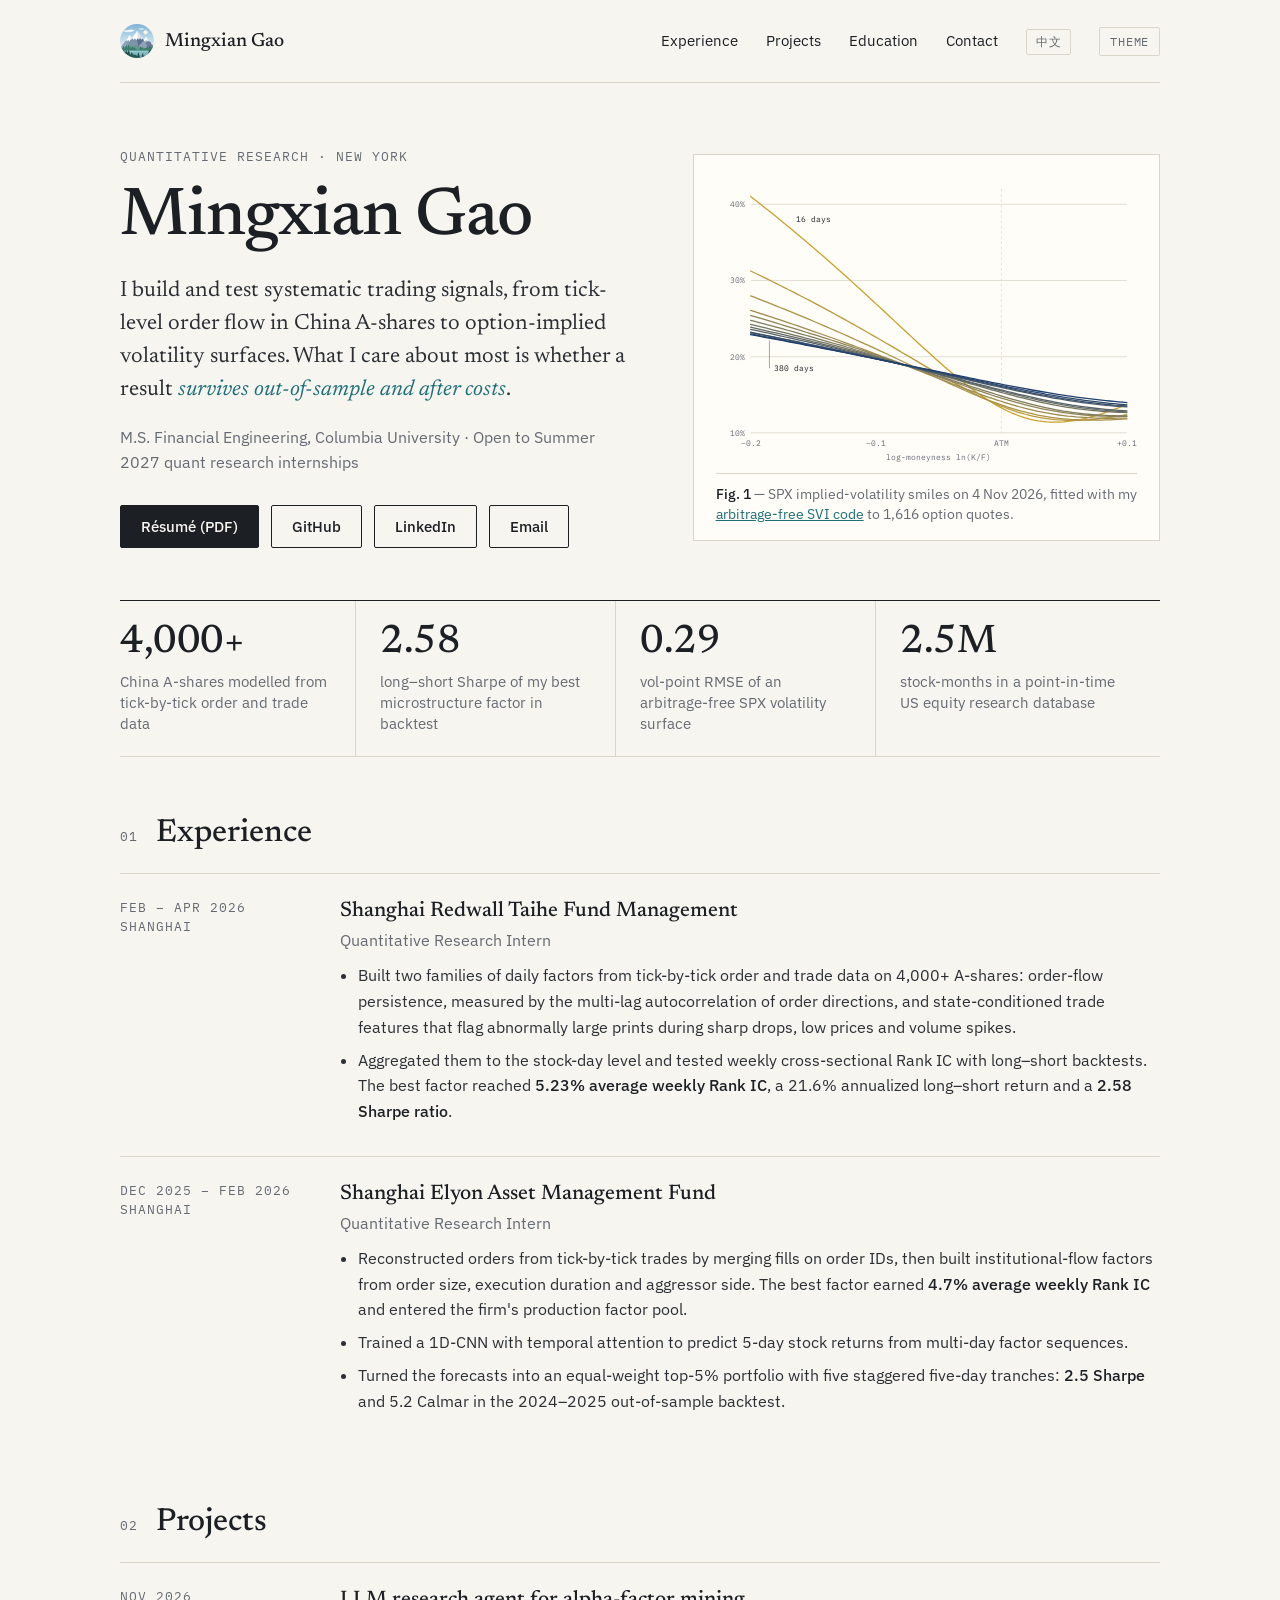
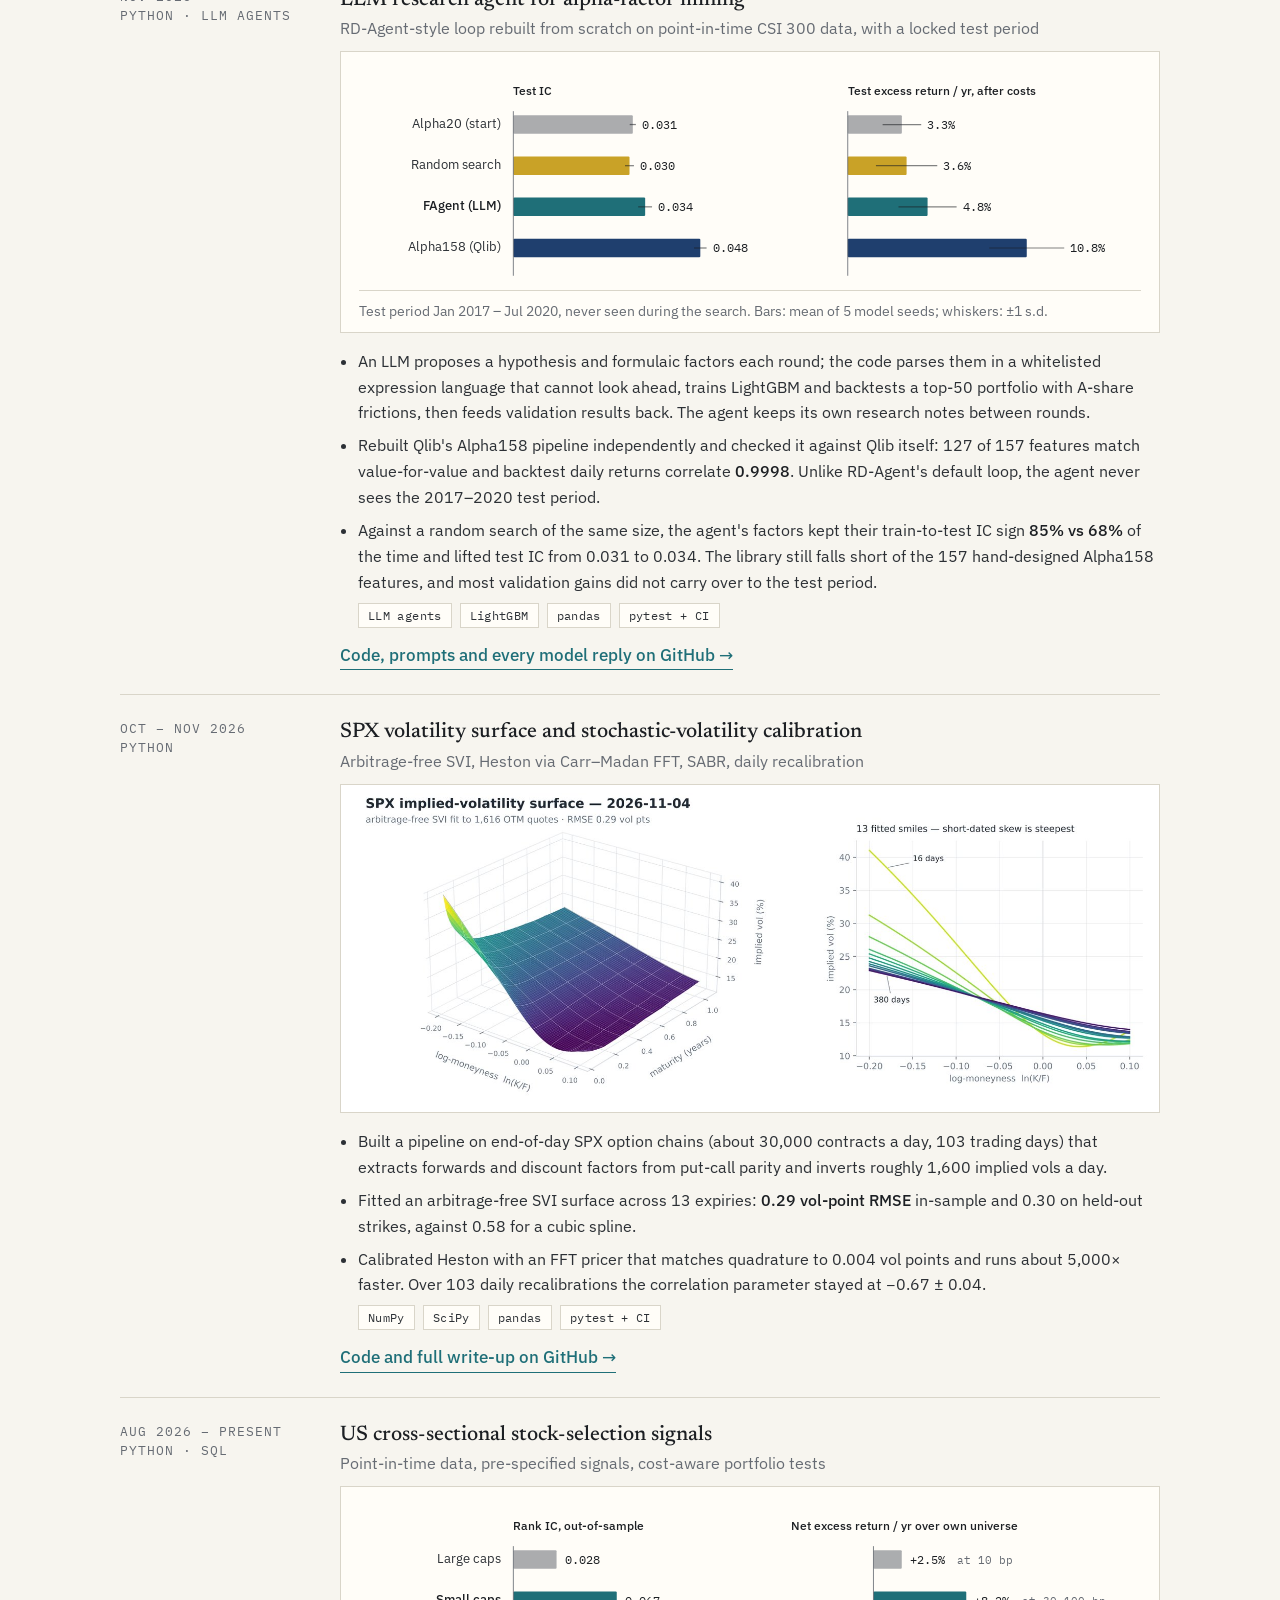
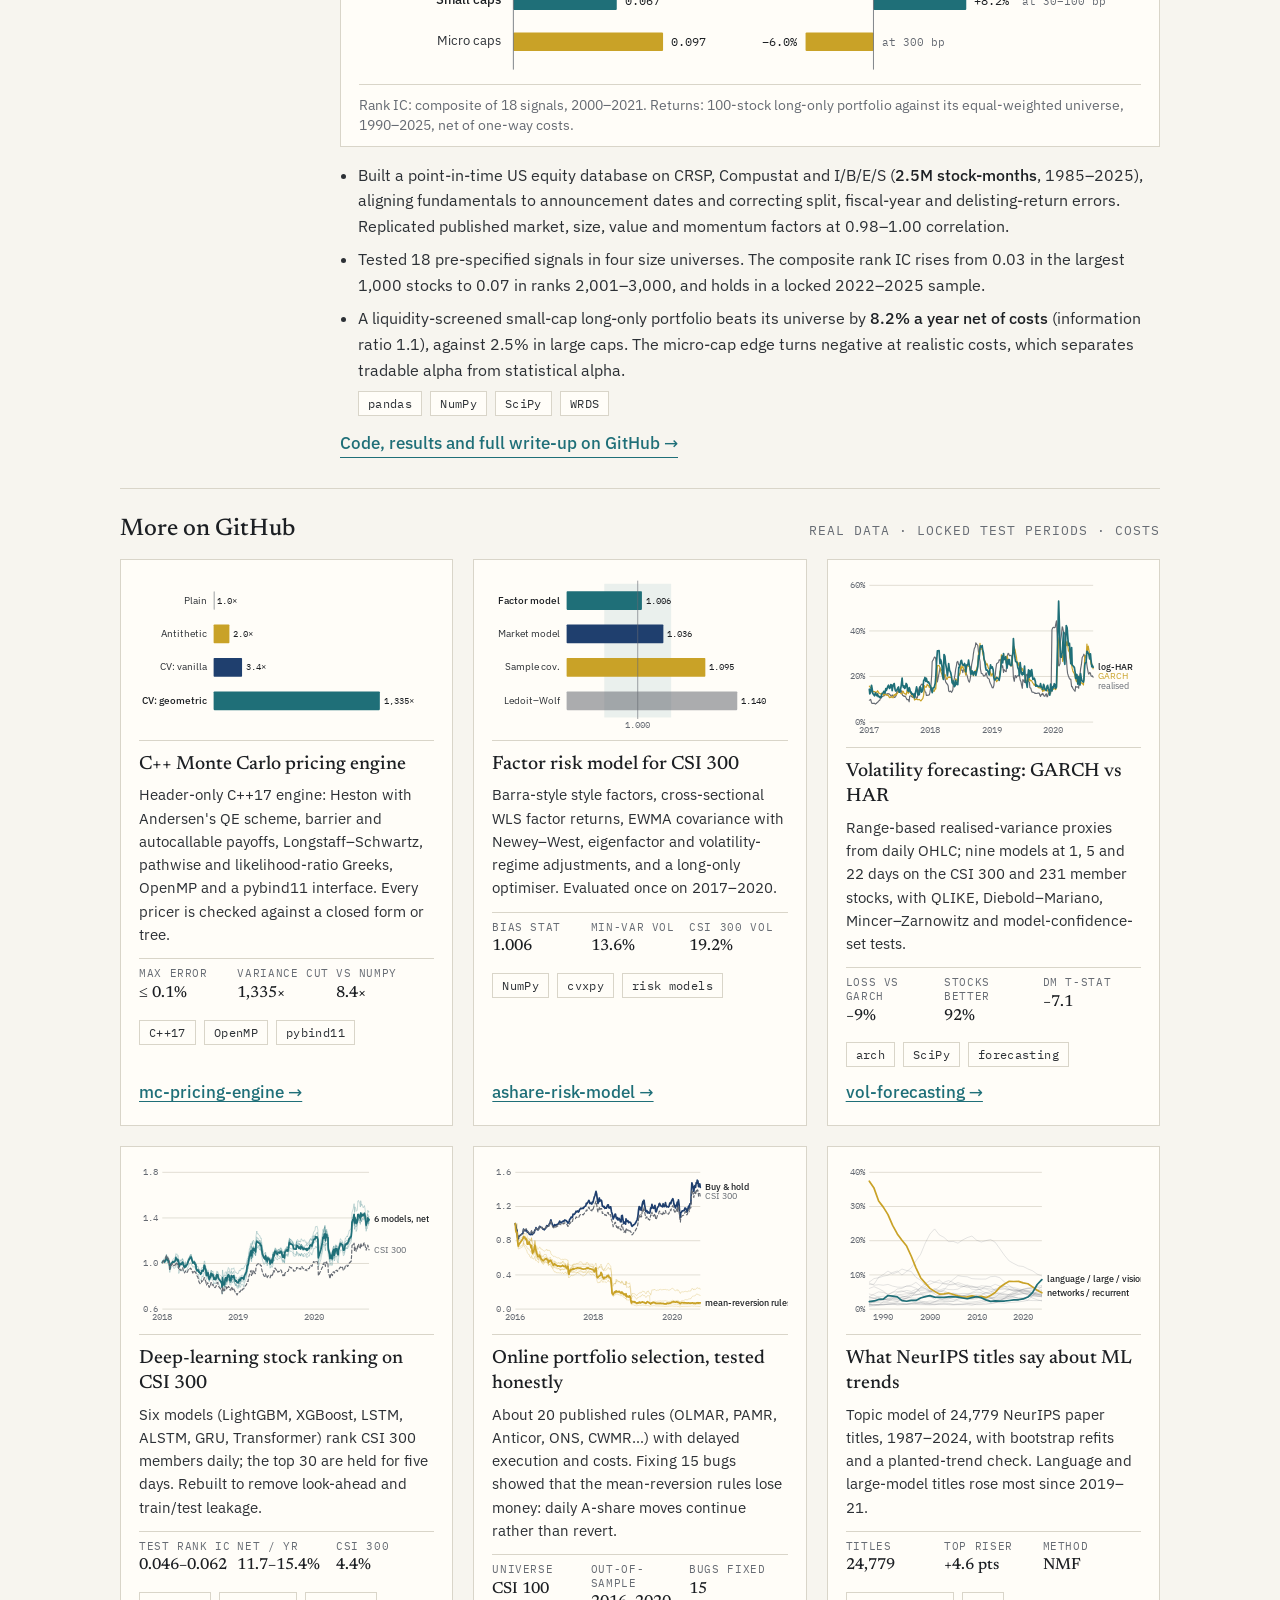
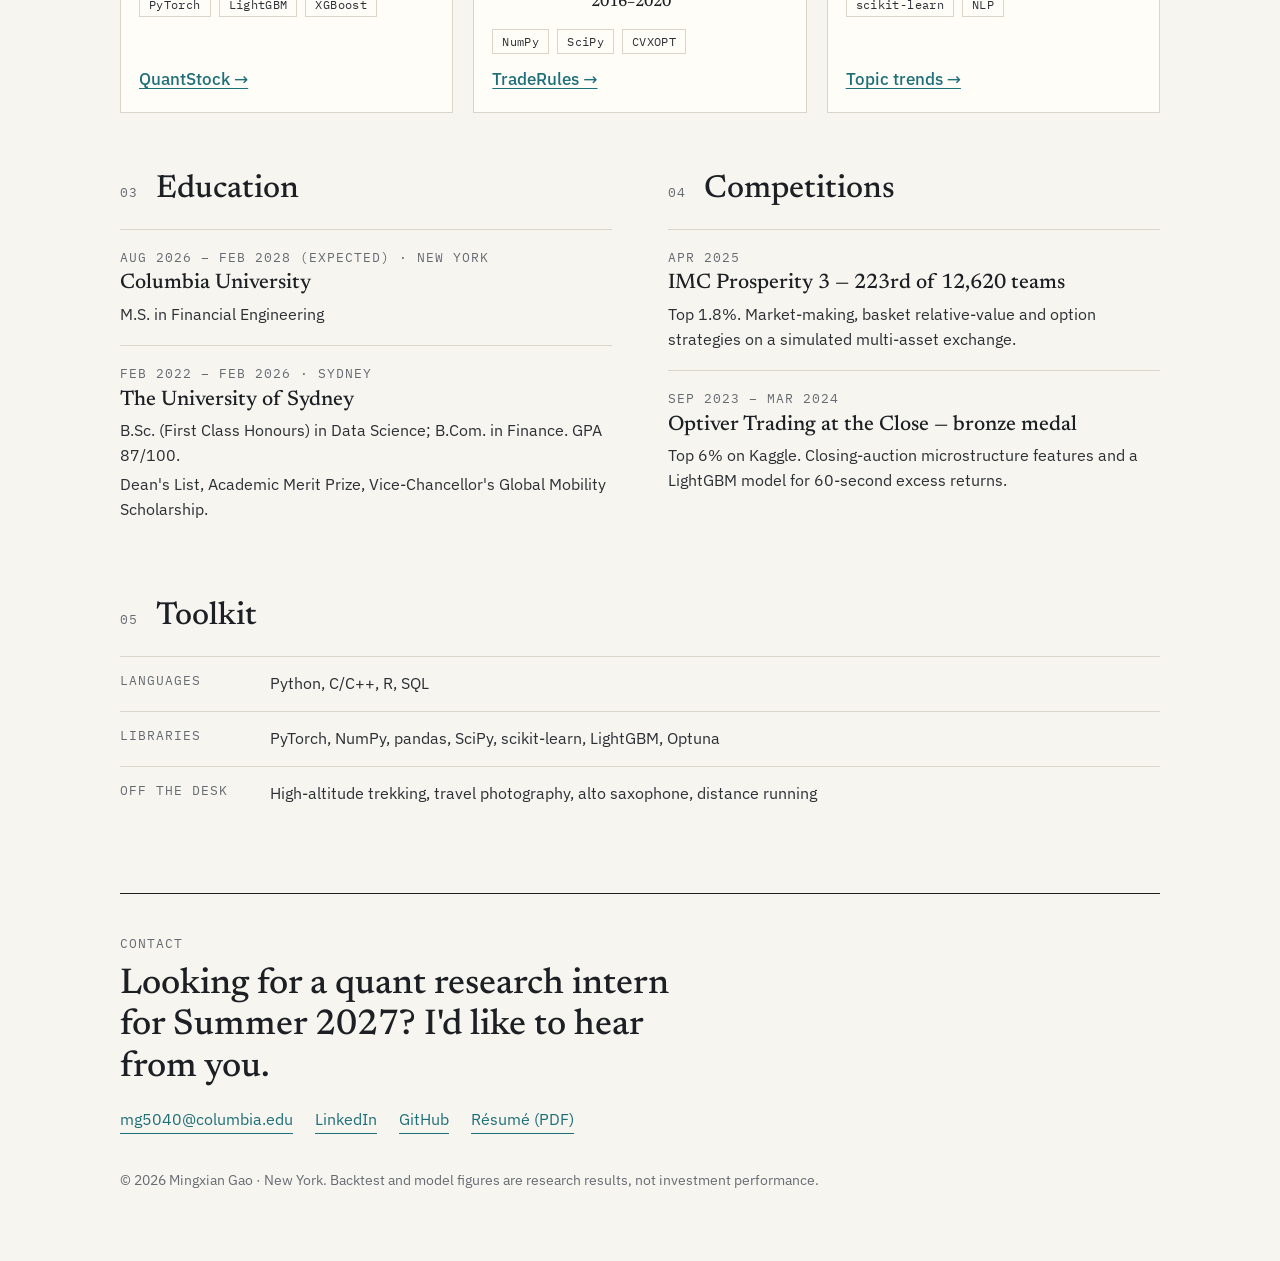
<file: index.html>
<!doctype html>
<html lang="en">
<head>
<meta charset="utf-8">
<meta name="viewport" content="width=device-width, initial-scale=1">
<title>Mingxian Gao — Quantitative Research</title>
<meta name="description" content="Mingxian Gao — M.S. Financial Engineering student at Columbia University. Equity alpha research, market microstructure and volatility modelling.">
<meta property="og:title" content="Mingxian Gao — Quantitative Research">
<meta property="og:description" content="Systematic trading signals, from tick-level order flow in China A-shares to option-implied volatility surfaces.">
<meta property="og:type" content="website">
<meta property="og:url" content="https://mxgao-a.github.io/personal-website/">
<meta property="og:image" content="https://mxgao-a.github.io/personal-website/assets/spx-surface.jpg">
<link rel="alternate" hreflang="en" href="https://mxgao-a.github.io/personal-website/">
<link rel="alternate" hreflang="zh-CN" href="https://mxgao-a.github.io/personal-website/zh/">
<link rel="alternate" hreflang="x-default" href="https://mxgao-a.github.io/personal-website/">
<link rel="icon" href="assets/favicon.png" type="image/png">
<link rel="apple-touch-icon" href="assets/apple-touch-icon.png">
<link rel="preload" href="assets/fonts/newsreader-latin-500-normal.woff2" as="font" type="font/woff2" crossorigin>
<link rel="stylesheet" href="assets/style.css">
<script>
  // Apply a saved theme before first paint; otherwise follow the system setting.
  try { var t = localStorage.getItem("theme"); if (t === "light" || t === "dark") document.documentElement.dataset.theme = t; } catch (e) {}
</script>
</head>
<body>
<a class="skip" href="#main">Skip to content</a>
<div class="wrap">
  <nav aria-label="Primary">
    <a class="name" href="#top"><img class="avatar" src="assets/avatar.jpg" width="34" height="34" alt="">Mingxian Gao</a>
    <ul>
      <li class="hide-s"><a href="#experience">Experience</a></li>
      <li class="hide-s"><a href="#projects">Projects</a></li>
      <li class="hide-s"><a href="#education">Education</a></li>
      <li><a href="#contact">Contact</a></li>
      <li><a class="lang" href="zh/" hreflang="zh-CN" lang="zh-CN" title="中文版">中文</a></li>
      <li><button class="theme" id="theme" type="button" aria-label="Switch between light and dark theme">Theme</button></li>
    </ul>
  </nav>

  <main id="main">
  <div class="hero" id="top">
    <div>
      <div class="mono">Quantitative research · New York</div>
      <h1>Mingxian Gao</h1>
      <p class="lede">I build and test systematic trading signals, from tick-level order flow in China A-shares to option-implied volatility surfaces. What I care about most is whether a result <em>survives out-of-sample and after costs</em>.</p>
      <p class="status">M.S. Financial Engineering, Columbia University · Open to Summer 2027 quant research internships</p>
      <div class="btns">
        <a class="btn primary" href="files/Mingxian_Gao_Resume.pdf">Résumé (PDF)</a>
        <a class="btn" href="https://github.com/MXGao-A">GitHub</a>
        <a class="btn" href="https://www.linkedin.com/in/mingxian-gao">LinkedIn</a>
        <a class="btn" href="mailto:mg5040@columbia.edu">Email</a>
      </div>
    </div>
    <figure class="fig">
      <svg class="smiles" viewBox="0 0 560 380" role="img" aria-labelledby="smiles-title smiles-desc">
      <title id="smiles-title">SPX implied-volatility smiles, 4 November 2026</title>
      <desc id="smiles-desc">Thirteen fitted implied-volatility curves from 16 to 380 days to expiry. Volatility rises steeply for strikes below the forward, most of all at the shortest expiry.</desc>
      <line class="grid" x1="46" x2="546" y1="340.0" y2="340.0"/>
      <text class="tick" x="38" y="344.0" text-anchor="end">10%</text>
      <line class="grid" x1="46" x2="546" y1="238.8" y2="238.8"/>
      <text class="tick" x="38" y="242.8" text-anchor="end">20%</text>
      <line class="grid" x1="46" x2="546" y1="137.5" y2="137.5"/>
      <text class="tick" x="38" y="141.5" text-anchor="end">30%</text>
      <line class="grid" x1="46" x2="546" y1="36.2" y2="36.2"/>
      <text class="tick" x="38" y="40.2" text-anchor="end">40%</text>
      <text class="tick" x="46.0" y="358" text-anchor="middle">−0.2</text>
      <text class="tick" x="212.7" y="358" text-anchor="middle">−0.1</text>
      <text class="tick" x="379.3" y="358" text-anchor="middle">ATM</text>
      <text class="tick" x="546.0" y="358" text-anchor="middle">+0.1</text>
      <line class="atm" x1="379.3" x2="379.3" y1="16" y2="340"/>
      <path class="smile" style="--i:0;--t:0.000" pathLength="1" d="M46.0,25.9 L51.6,30.2 L57.2,34.6 L62.9,39.1 L68.5,43.5 L74.1,48.0 L79.7,52.6 L85.3,57.1 L90.9,61.7 L96.6,66.3 L102.2,71.0 L107.8,75.7 L113.4,80.4 L119.0,85.1 L124.7,89.9 L130.3,94.7 L135.9,99.6 L141.5,104.4 L147.1,109.3 L152.7,114.3 L158.4,119.2 L164.0,124.2 L169.6,129.3 L175.2,134.3 L180.8,139.4 L186.4,144.5 L192.1,149.6 L197.7,154.7 L203.3,159.9 L208.9,165.1 L214.5,170.3 L220.2,175.5 L225.8,180.7 L231.4,186.0 L237.0,191.2 L242.6,196.4 L248.2,201.7 L253.9,206.9 L259.5,212.1 L265.1,217.3 L270.7,222.5 L276.3,227.6 L282.0,232.7 L287.6,237.8 L293.2,242.8 L298.8,247.8 L304.4,252.7 L310.0,257.5 L315.7,262.2 L321.3,266.8 L326.9,271.4 L332.5,275.8 L338.1,280.1 L343.8,284.3 L349.4,288.3 L355.0,292.2 L360.6,295.9 L366.2,299.4 L371.8,302.8 L377.5,305.9 L383.1,308.8 L388.7,311.6 L394.3,314.1 L399.9,316.3 L405.6,318.4 L411.2,320.2 L416.8,321.7 L422.4,323.0 L428.0,324.1 L433.6,324.9 L439.3,325.5 L444.9,325.8 L450.5,325.9 L456.1,325.8 L461.7,325.5 L467.3,324.9 L473.0,324.2 L478.6,323.3 L484.2,322.2 L489.8,321.0 L495.4,319.6 L501.1,318.1 L506.7,316.4 L512.3,314.7 L517.9,312.8 L523.5,310.9 L529.1,308.8 L534.8,306.7 L540.4,304.5 L546.0,302.3"/>
      <path class="smile" style="--i:1;--t:0.083" pathLength="1" d="M46.0,124.9 L51.6,127.6 L57.2,130.3 L62.9,133.1 L68.5,135.8 L74.1,138.6 L79.7,141.4 L85.3,144.2 L90.9,147.0 L96.6,149.8 L102.2,152.7 L107.8,155.6 L113.4,158.5 L119.0,161.4 L124.7,164.3 L130.3,167.3 L135.9,170.3 L141.5,173.3 L147.1,176.3 L152.7,179.3 L158.4,182.4 L164.0,185.5 L169.6,188.6 L175.2,191.7 L180.8,194.8 L186.4,198.0 L192.1,201.2 L197.7,204.4 L203.3,207.6 L208.9,210.8 L214.5,214.0 L220.2,217.3 L225.8,220.6 L231.4,223.8 L237.0,227.1 L242.6,230.4 L248.2,233.8 L253.9,237.1 L259.5,240.4 L265.1,243.7 L270.7,247.0 L276.3,250.4 L282.0,253.7 L287.6,257.0 L293.2,260.2 L298.8,263.5 L304.4,266.7 L310.0,269.9 L315.7,273.1 L321.3,276.2 L326.9,279.3 L332.5,282.3 L338.1,285.3 L343.8,288.2 L349.4,291.0 L355.0,293.8 L360.6,296.4 L366.2,299.0 L371.8,301.4 L377.5,303.8 L383.1,306.0 L388.7,308.1 L394.3,310.1 L399.9,312.0 L405.6,313.7 L411.2,315.3 L416.8,316.7 L422.4,318.0 L428.0,319.2 L433.6,320.2 L439.3,321.0 L444.9,321.8 L450.5,322.4 L456.1,322.8 L461.7,323.1 L467.3,323.3 L473.0,323.4 L478.6,323.4 L484.2,323.2 L489.8,322.9 L495.4,322.6 L501.1,322.1 L506.7,321.6 L512.3,320.9 L517.9,320.2 L523.5,319.5 L529.1,318.6 L534.8,317.7 L540.4,316.7 L546.0,315.7"/>
      <path class="smile" style="--i:2;--t:0.167" pathLength="1" d="M46.0,157.9 L51.6,160.1 L57.2,162.3 L62.9,164.5 L68.5,166.7 L74.1,168.9 L79.7,171.2 L85.3,173.4 L90.9,175.7 L96.6,178.0 L102.2,180.3 L107.8,182.6 L113.4,184.9 L119.0,187.3 L124.7,189.6 L130.3,192.0 L135.9,194.4 L141.5,196.8 L147.1,199.2 L152.7,201.7 L158.4,204.1 L164.0,206.6 L169.6,209.0 L175.2,211.5 L180.8,214.1 L186.4,216.6 L192.1,219.1 L197.7,221.7 L203.3,224.2 L208.9,226.8 L214.5,229.4 L220.2,232.0 L225.8,234.6 L231.4,237.2 L237.0,239.9 L242.6,242.5 L248.2,245.2 L253.9,247.8 L259.5,250.5 L265.1,253.2 L270.7,255.8 L276.3,258.5 L282.0,261.1 L287.6,263.8 L293.2,266.4 L298.8,269.1 L304.4,271.7 L310.0,274.3 L315.7,276.9 L321.3,279.4 L326.9,281.9 L332.5,284.4 L338.1,286.8 L343.8,289.2 L349.4,291.6 L355.0,293.9 L360.6,296.1 L366.2,298.2 L371.8,300.3 L377.5,302.3 L383.1,304.2 L388.7,306.1 L394.3,307.8 L399.9,309.5 L405.6,311.1 L411.2,312.5 L416.8,313.9 L422.4,315.2 L428.0,316.4 L433.6,317.4 L439.3,318.4 L444.9,319.3 L450.5,320.1 L456.1,320.8 L461.7,321.3 L467.3,321.8 L473.0,322.3 L478.6,322.6 L484.2,322.9 L489.8,323.0 L495.4,323.1 L501.1,323.2 L506.7,323.2 L512.3,323.1 L517.9,322.9 L523.5,322.7 L529.1,322.5 L534.8,322.2 L540.4,321.8 L546.0,321.4"/>
      <path class="smile" style="--i:3;--t:0.250" pathLength="1" d="M46.0,177.2 L51.6,179.0 L57.2,180.8 L62.9,182.6 L68.5,184.5 L74.1,186.3 L79.7,188.2 L85.3,190.0 L90.9,191.9 L96.6,193.8 L102.2,195.7 L107.8,197.6 L113.4,199.5 L119.0,201.5 L124.7,203.4 L130.3,205.4 L135.9,207.3 L141.5,209.3 L147.1,211.3 L152.7,213.3 L158.4,215.3 L164.0,217.3 L169.6,219.4 L175.2,221.4 L180.8,223.5 L186.4,225.6 L192.1,227.6 L197.7,229.7 L203.3,231.8 L208.9,234.0 L214.5,236.1 L220.2,238.2 L225.8,240.4 L231.4,242.5 L237.0,244.7 L242.6,246.9 L248.2,249.0 L253.9,251.2 L259.5,253.4 L265.1,255.6 L270.7,257.8 L276.3,260.0 L282.0,262.2 L287.6,264.4 L293.2,266.7 L298.8,268.9 L304.4,271.0 L310.0,273.2 L315.7,275.4 L321.3,277.6 L326.9,279.7 L332.5,281.8 L338.1,283.9 L343.8,286.0 L349.4,288.1 L355.0,290.1 L360.6,292.1 L366.2,294.0 L371.8,295.9 L377.5,297.7 L383.1,299.5 L388.7,301.2 L394.3,302.9 L399.9,304.5 L405.6,306.0 L411.2,307.5 L416.8,308.8 L422.4,310.1 L428.0,311.4 L433.6,312.5 L439.3,313.6 L444.9,314.5 L450.5,315.4 L456.1,316.3 L461.7,317.0 L467.3,317.7 L473.0,318.2 L478.6,318.8 L484.2,319.2 L489.8,319.6 L495.4,319.9 L501.1,320.2 L506.7,320.3 L512.3,320.5 L517.9,320.6 L523.5,320.6 L529.1,320.6 L534.8,320.5 L540.4,320.4 L546.0,320.3"/>
      <path class="smile" style="--i:4;--t:0.333" pathLength="1" d="M46.0,184.1 L51.6,185.7 L57.2,187.3 L62.9,189.0 L68.5,190.6 L74.1,192.3 L79.7,194.0 L85.3,195.7 L90.9,197.4 L96.6,199.1 L102.2,200.8 L107.8,202.5 L113.4,204.2 L119.0,206.0 L124.7,207.7 L130.3,209.5 L135.9,211.2 L141.5,213.0 L147.1,214.8 L152.7,216.6 L158.4,218.4 L164.0,220.2 L169.6,222.1 L175.2,223.9 L180.8,225.8 L186.4,227.6 L192.1,229.5 L197.7,231.4 L203.3,233.3 L208.9,235.2 L214.5,237.1 L220.2,239.0 L225.8,240.9 L231.4,242.8 L237.0,244.8 L242.6,246.7 L248.2,248.7 L253.9,250.6 L259.5,252.6 L265.1,254.6 L270.7,256.6 L276.3,258.6 L282.0,260.5 L287.6,262.5 L293.2,264.5 L298.8,266.5 L304.4,268.5 L310.0,270.5 L315.7,272.5 L321.3,274.4 L326.9,276.4 L332.5,278.4 L338.1,280.3 L343.8,282.2 L349.4,284.1 L355.0,286.0 L360.6,287.8 L366.2,289.7 L371.8,291.5 L377.5,293.2 L383.1,294.9 L388.7,296.6 L394.3,298.2 L399.9,299.8 L405.6,301.3 L411.2,302.8 L416.8,304.2 L422.4,305.6 L428.0,306.8 L433.6,308.0 L439.3,309.2 L444.9,310.3 L450.5,311.3 L456.1,312.2 L461.7,313.0 L467.3,313.8 L473.0,314.5 L478.6,315.2 L484.2,315.8 L489.8,316.3 L495.4,316.7 L501.1,317.1 L506.7,317.4 L512.3,317.7 L517.9,317.9 L523.5,318.1 L529.1,318.2 L534.8,318.2 L540.4,318.2 L546.0,318.2"/>
      <path class="smile" style="--i:5;--t:0.417" pathLength="1" d="M46.0,190.4 L51.6,191.9 L57.2,193.4 L62.9,194.9 L68.5,196.4 L74.1,197.9 L79.7,199.4 L85.3,200.9 L90.9,202.5 L96.6,204.0 L102.2,205.6 L107.8,207.1 L113.4,208.7 L119.0,210.3 L124.7,211.9 L130.3,213.5 L135.9,215.1 L141.5,216.7 L147.1,218.3 L152.7,220.0 L158.4,221.6 L164.0,223.2 L169.6,224.9 L175.2,226.6 L180.8,228.2 L186.4,229.9 L192.1,231.6 L197.7,233.3 L203.3,235.0 L208.9,236.8 L214.5,238.5 L220.2,240.2 L225.8,242.0 L231.4,243.7 L237.0,245.5 L242.6,247.3 L248.2,249.0 L253.9,250.8 L259.5,252.6 L265.1,254.4 L270.7,256.2 L276.3,258.0 L282.0,259.9 L287.6,261.7 L293.2,263.5 L298.8,265.3 L304.4,267.2 L310.0,269.0 L315.7,270.8 L321.3,272.6 L326.9,274.5 L332.5,276.3 L338.1,278.1 L343.8,279.9 L349.4,281.7 L355.0,283.5 L360.6,285.3 L366.2,287.0 L371.8,288.7 L377.5,290.4 L383.1,292.1 L388.7,293.8 L394.3,295.4 L399.9,297.0 L405.6,298.5 L411.2,300.0 L416.8,301.4 L422.4,302.8 L428.0,304.2 L433.6,305.5 L439.3,306.7 L444.9,307.9 L450.5,309.0 L456.1,310.0 L461.7,311.0 L467.3,311.8 L473.0,312.7 L478.6,313.4 L484.2,314.1 L489.8,314.7 L495.4,315.3 L501.1,315.8 L506.7,316.2 L512.3,316.5 L517.9,316.8 L523.5,317.1 L529.1,317.3 L534.8,317.4 L540.4,317.5 L546.0,317.5"/>
      <path class="smile" style="--i:6;--t:0.500" pathLength="1" d="M46.0,195.8 L51.6,197.2 L57.2,198.6 L62.9,199.9 L68.5,201.3 L74.1,202.7 L79.7,204.1 L85.3,205.5 L90.9,206.9 L96.6,208.3 L102.2,209.7 L107.8,211.1 L113.4,212.5 L119.0,214.0 L124.7,215.4 L130.3,216.8 L135.9,218.3 L141.5,219.8 L147.1,221.2 L152.7,222.7 L158.4,224.2 L164.0,225.7 L169.6,227.2 L175.2,228.7 L180.8,230.2 L186.4,231.7 L192.1,233.2 L197.7,234.8 L203.3,236.3 L208.9,237.9 L214.5,239.4 L220.2,241.0 L225.8,242.5 L231.4,244.1 L237.0,245.7 L242.6,247.3 L248.2,248.9 L253.9,250.5 L259.5,252.1 L265.1,253.7 L270.7,255.3 L276.3,256.9 L282.0,258.5 L287.6,260.1 L293.2,261.8 L298.8,263.4 L304.4,265.0 L310.0,266.7 L315.7,268.3 L321.3,269.9 L326.9,271.5 L332.5,273.2 L338.1,274.8 L343.8,276.4 L349.4,278.0 L355.0,279.6 L360.6,281.2 L366.2,282.8 L371.8,284.3 L377.5,285.8 L383.1,287.4 L388.7,288.9 L394.3,290.3 L399.9,291.8 L405.6,293.2 L411.2,294.6 L416.8,295.9 L422.4,297.2 L428.0,298.5 L433.6,299.7 L439.3,300.9 L444.9,302.1 L450.5,303.1 L456.1,304.2 L461.7,305.1 L467.3,306.1 L473.0,306.9 L478.6,307.7 L484.2,308.5 L489.8,309.2 L495.4,309.8 L501.1,310.4 L506.7,310.9 L512.3,311.4 L517.9,311.8 L523.5,312.1 L529.1,312.4 L534.8,312.7 L540.4,312.9 L546.0,313.0"/>
      <path class="smile" style="--i:7;--t:0.583" pathLength="1" d="M46.0,199.5 L51.6,200.8 L57.2,202.1 L62.9,203.4 L68.5,204.7 L74.1,206.0 L79.7,207.3 L85.3,208.6 L90.9,209.9 L96.6,211.2 L102.2,212.5 L107.8,213.9 L113.4,215.2 L119.0,216.6 L124.7,217.9 L130.3,219.3 L135.9,220.6 L141.5,222.0 L147.1,223.4 L152.7,224.8 L158.4,226.2 L164.0,227.6 L169.6,229.0 L175.2,230.4 L180.8,231.8 L186.4,233.2 L192.1,234.7 L197.7,236.1 L203.3,237.5 L208.9,239.0 L214.5,240.4 L220.2,241.9 L225.8,243.4 L231.4,244.8 L237.0,246.3 L242.6,247.8 L248.2,249.3 L253.9,250.8 L259.5,252.3 L265.1,253.8 L270.7,255.3 L276.3,256.8 L282.0,258.3 L287.6,259.8 L293.2,261.3 L298.8,262.9 L304.4,264.4 L310.0,265.9 L315.7,267.4 L321.3,269.0 L326.9,270.5 L332.5,272.0 L338.1,273.5 L343.8,275.0 L349.4,276.6 L355.0,278.1 L360.6,279.6 L366.2,281.0 L371.8,282.5 L377.5,284.0 L383.1,285.4 L388.7,286.9 L394.3,288.3 L399.9,289.7 L405.6,291.0 L411.2,292.4 L416.8,293.7 L422.4,295.0 L428.0,296.2 L433.6,297.4 L439.3,298.6 L444.9,299.8 L450.5,300.9 L456.1,301.9 L461.7,302.9 L467.3,303.9 L473.0,304.8 L478.6,305.7 L484.2,306.5 L489.8,307.2 L495.4,307.9 L501.1,308.6 L506.7,309.2 L512.3,309.7 L517.9,310.2 L523.5,310.7 L529.1,311.1 L534.8,311.4 L540.4,311.7 L546.0,312.0"/>
      <path class="smile" style="--i:8;--t:0.667" pathLength="1" d="M46.0,202.4 L51.6,203.6 L57.2,204.9 L62.9,206.1 L68.5,207.3 L74.1,208.5 L79.7,209.8 L85.3,211.0 L90.9,212.3 L96.6,213.5 L102.2,214.8 L107.8,216.1 L113.4,217.3 L119.0,218.6 L124.7,219.9 L130.3,221.2 L135.9,222.5 L141.5,223.8 L147.1,225.1 L152.7,226.4 L158.4,227.7 L164.0,229.1 L169.6,230.4 L175.2,231.7 L180.8,233.1 L186.4,234.4 L192.1,235.8 L197.7,237.1 L203.3,238.5 L208.9,239.9 L214.5,241.2 L220.2,242.6 L225.8,244.0 L231.4,245.4 L237.0,246.8 L242.6,248.2 L248.2,249.6 L253.9,251.0 L259.5,252.4 L265.1,253.9 L270.7,255.3 L276.3,256.7 L282.0,258.2 L287.6,259.6 L293.2,261.0 L298.8,262.5 L304.4,263.9 L310.0,265.4 L315.7,266.8 L321.3,268.3 L326.9,269.7 L332.5,271.2 L338.1,272.6 L343.8,274.1 L349.4,275.5 L355.0,276.9 L360.6,278.4 L366.2,279.8 L371.8,281.2 L377.5,282.6 L383.1,284.0 L388.7,285.4 L394.3,286.7 L399.9,288.1 L405.6,289.4 L411.2,290.7 L416.8,292.0 L422.4,293.2 L428.0,294.5 L433.6,295.7 L439.3,296.8 L444.9,298.0 L450.5,299.1 L456.1,300.1 L461.7,301.2 L467.3,302.1 L473.0,303.1 L478.6,303.9 L484.2,304.8 L489.8,305.6 L495.4,306.3 L501.1,307.0 L506.7,307.6 L512.3,308.2 L517.9,308.8 L523.5,309.3 L529.1,309.7 L534.8,310.1 L540.4,310.4 L546.0,310.7"/>
      <path class="smile" style="--i:9;--t:0.750" pathLength="1" d="M46.0,206.3 L51.6,207.4 L57.2,208.6 L62.9,209.7 L68.5,210.8 L74.1,212.0 L79.7,213.1 L85.3,214.3 L90.9,215.4 L96.6,216.6 L102.2,217.8 L107.8,218.9 L113.4,220.1 L119.0,221.3 L124.7,222.5 L130.3,223.7 L135.9,224.9 L141.5,226.1 L147.1,227.3 L152.7,228.5 L158.4,229.7 L164.0,230.9 L169.6,232.1 L175.2,233.3 L180.8,234.6 L186.4,235.8 L192.1,237.0 L197.7,238.3 L203.3,239.5 L208.9,240.8 L214.5,242.0 L220.2,243.3 L225.8,244.6 L231.4,245.8 L237.0,247.1 L242.6,248.4 L248.2,249.7 L253.9,251.0 L259.5,252.2 L265.1,253.5 L270.7,254.8 L276.3,256.1 L282.0,257.4 L287.6,258.7 L293.2,260.0 L298.8,261.3 L304.4,262.6 L310.0,263.9 L315.7,265.2 L321.3,266.5 L326.9,267.8 L332.5,269.1 L338.1,270.4 L343.8,271.7 L349.4,272.9 L355.0,274.2 L360.6,275.5 L366.2,276.8 L371.8,278.0 L377.5,279.3 L383.1,280.5 L388.7,281.7 L394.3,283.0 L399.9,284.2 L405.6,285.3 L411.2,286.5 L416.8,287.7 L422.4,288.8 L428.0,289.9 L433.6,291.0 L439.3,292.0 L444.9,293.1 L450.5,294.1 L456.1,295.0 L461.7,296.0 L467.3,296.9 L473.0,297.8 L478.6,298.6 L484.2,299.4 L489.8,300.2 L495.4,300.9 L501.1,301.6 L506.7,302.2 L512.3,302.8 L517.9,303.4 L523.5,303.9 L529.1,304.4 L534.8,304.9 L540.4,305.3 L546.0,305.6"/>
      <path class="smile" style="--i:10;--t:0.833" pathLength="1" d="M46.0,206.7 L51.6,207.8 L57.2,209.0 L62.9,210.1 L68.5,211.2 L74.1,212.3 L79.7,213.5 L85.3,214.6 L90.9,215.7 L96.6,216.9 L102.2,218.0 L107.8,219.2 L113.4,220.3 L119.0,221.5 L124.7,222.7 L130.3,223.8 L135.9,225.0 L141.5,226.2 L147.1,227.4 L152.7,228.5 L158.4,229.7 L164.0,230.9 L169.6,232.1 L175.2,233.3 L180.8,234.5 L186.4,235.8 L192.1,237.0 L197.7,238.2 L203.3,239.4 L208.9,240.6 L214.5,241.9 L220.2,243.1 L225.8,244.3 L231.4,245.6 L237.0,246.8 L242.6,248.1 L248.2,249.3 L253.9,250.6 L259.5,251.8 L265.1,253.1 L270.7,254.4 L276.3,255.6 L282.0,256.9 L287.6,258.1 L293.2,259.4 L298.8,260.7 L304.4,261.9 L310.0,263.2 L315.7,264.5 L321.3,265.7 L326.9,267.0 L332.5,268.3 L338.1,269.5 L343.8,270.8 L349.4,272.0 L355.0,273.3 L360.6,274.5 L366.2,275.7 L371.8,276.9 L377.5,278.2 L383.1,279.4 L388.7,280.6 L394.3,281.7 L399.9,282.9 L405.6,284.1 L411.2,285.2 L416.8,286.3 L422.4,287.4 L428.0,288.5 L433.6,289.6 L439.3,290.6 L444.9,291.6 L450.5,292.6 L456.1,293.6 L461.7,294.5 L467.3,295.4 L473.0,296.3 L478.6,297.1 L484.2,297.9 L489.8,298.7 L495.4,299.4 L501.1,300.1 L506.7,300.8 L512.3,301.4 L517.9,302.0 L523.5,302.5 L529.1,303.1 L534.8,303.5 L540.4,304.0 L546.0,304.4"/>
      <path class="smile" style="--i:11;--t:0.917" pathLength="1" d="M46.0,208.5 L51.6,209.6 L57.2,210.7 L62.9,211.7 L68.5,212.8 L74.1,213.9 L79.7,215.0 L85.3,216.1 L90.9,217.2 L96.6,218.3 L102.2,219.4 L107.8,220.5 L113.4,221.6 L119.0,222.7 L124.7,223.8 L130.3,224.9 L135.9,226.0 L141.5,227.2 L147.1,228.3 L152.7,229.4 L158.4,230.6 L164.0,231.7 L169.6,232.9 L175.2,234.0 L180.8,235.2 L186.4,236.3 L192.1,237.5 L197.7,238.7 L203.3,239.8 L208.9,241.0 L214.5,242.2 L220.2,243.3 L225.8,244.5 L231.4,245.7 L237.0,246.9 L242.6,248.1 L248.2,249.3 L253.9,250.5 L259.5,251.7 L265.1,252.9 L270.7,254.1 L276.3,255.3 L282.0,256.5 L287.6,257.7 L293.2,258.9 L298.8,260.1 L304.4,261.3 L310.0,262.5 L315.7,263.7 L321.3,264.9 L326.9,266.1 L332.5,267.3 L338.1,268.5 L343.8,269.7 L349.4,270.9 L355.0,272.1 L360.6,273.3 L366.2,274.4 L371.8,275.6 L377.5,276.8 L383.1,277.9 L388.7,279.1 L394.3,280.2 L399.9,281.3 L405.6,282.4 L411.2,283.5 L416.8,284.6 L422.4,285.7 L428.0,286.7 L433.6,287.7 L439.3,288.8 L444.9,289.7 L450.5,290.7 L456.1,291.7 L461.7,292.6 L467.3,293.5 L473.0,294.3 L478.6,295.2 L484.2,296.0 L489.8,296.8 L495.4,297.5 L501.1,298.2 L506.7,298.9 L512.3,299.6 L517.9,300.2 L523.5,300.8 L529.1,301.3 L534.8,301.8 L540.4,302.3 L546.0,302.7"/>
      <path class="smile" style="--i:12;--t:1.000" pathLength="1" d="M46.0,209.6 L51.6,210.6 L57.2,211.6 L62.9,212.7 L68.5,213.7 L74.1,214.8 L79.7,215.8 L85.3,216.9 L90.9,217.9 L96.6,219.0 L102.2,220.1 L107.8,221.1 L113.4,222.2 L119.0,223.3 L124.7,224.4 L130.3,225.4 L135.9,226.5 L141.5,227.6 L147.1,228.7 L152.7,229.8 L158.4,230.9 L164.0,232.0 L169.6,233.1 L175.2,234.2 L180.8,235.3 L186.4,236.5 L192.1,237.6 L197.7,238.7 L203.3,239.8 L208.9,240.9 L214.5,242.1 L220.2,243.2 L225.8,244.3 L231.4,245.5 L237.0,246.6 L242.6,247.8 L248.2,248.9 L253.9,250.0 L259.5,251.2 L265.1,252.3 L270.7,253.5 L276.3,254.6 L282.0,255.8 L287.6,256.9 L293.2,258.1 L298.8,259.2 L304.4,260.4 L310.0,261.5 L315.7,262.7 L321.3,263.8 L326.9,265.0 L332.5,266.1 L338.1,267.2 L343.8,268.4 L349.4,269.5 L355.0,270.6 L360.6,271.7 L366.2,272.8 L371.8,273.9 L377.5,275.0 L383.1,276.1 L388.7,277.2 L394.3,278.3 L399.9,279.3 L405.6,280.4 L411.2,281.4 L416.8,282.4 L422.4,283.4 L428.0,284.4 L433.6,285.4 L439.3,286.3 L444.9,287.3 L450.5,288.2 L456.1,289.1 L461.7,289.9 L467.3,290.8 L473.0,291.6 L478.6,292.4 L484.2,293.2 L489.8,293.9 L495.4,294.6 L501.1,295.3 L506.7,295.9 L512.3,296.6 L517.9,297.2 L523.5,297.7 L529.1,298.3 L534.8,298.8 L540.4,299.3 L546.0,299.7"/>
      <text class="lab" x="106.0" y="59.9">16 days</text>
      <line class="lead" x1="71.0" y1="217.2" x2="71.0" y2="254.2"/>
      <text class="lab" x="77.0" y="258.2">380 days</text>
      <text class="axis" x="296.0" y="376" text-anchor="middle">log-moneyness ln(K/F)</text>
      </svg>
      <figcaption><b>Fig. 1</b> — SPX implied-volatility smiles on 4 Nov 2026, fitted with my <a href="https://github.com/MXGao-A/spx-vol-surface">arbitrage-free SVI code</a> to 1,616 option quotes.</figcaption>
    </figure>
  </div>

  <div class="stats" aria-label="Selected results">
    <div class="stat"><div class="n">4,000+</div><div class="l">China A-shares modelled from tick-by-tick order and trade data</div></div>
    <div class="stat"><div class="n">2.58</div><div class="l">long–short Sharpe of my best microstructure factor in backtest</div></div>
    <div class="stat"><div class="n">0.29</div><div class="l">vol-point RMSE of an arbitrage-free SPX volatility surface</div></div>
    <div class="stat"><div class="n">2.5M</div><div class="l">stock-months in a point-in-time US equity research database</div></div>
  </div>

  <section id="experience">
    <div class="sec-head"><span class="mono">01</span><h2>Experience</h2></div>

    <div class="entry">
      <div class="mono">Feb – Apr 2026<br>Shanghai</div>
      <div>
        <h3>Shanghai Redwall Taihe Fund Management</h3>
        <div class="role">Quantitative Research Intern</div>
        <ul>
          <li>Built two families of daily factors from tick-by-tick order and trade data on 4,000+ A-shares: order-flow persistence, measured by the multi-lag autocorrelation of order directions, and state-conditioned trade features that flag abnormally large prints during sharp drops, low prices and volume spikes.</li>
          <li>Aggregated them to the stock-day level and tested weekly cross-sectional Rank IC with long–short backtests. The best factor reached <b>5.23% average weekly Rank IC</b>, a 21.6% annualized long–short return and a <b>2.58 Sharpe ratio</b>.</li>
        </ul>
      </div>
    </div>

    <div class="entry">
      <div class="mono">Dec 2025 – Feb 2026<br>Shanghai</div>
      <div>
        <h3>Shanghai Elyon Asset Management Fund</h3>
        <div class="role">Quantitative Research Intern</div>
        <ul>
          <li>Reconstructed orders from tick-by-tick trades by merging fills on order IDs, then built institutional-flow factors from order size, execution duration and aggressor side. The best factor earned <b>4.7% average weekly Rank IC</b> and entered the firm's production factor pool.</li>
          <li>Trained a 1D-CNN with temporal attention to predict 5-day stock returns from multi-day factor sequences.</li>
          <li>Turned the forecasts into an equal-weight top-5% portfolio with five staggered five-day tranches: <b>2.5 Sharpe</b> and 5.2 Calmar in the 2024–2025 out-of-sample backtest.</li>
        </ul>
      </div>
    </div>
  </section>

  <section id="projects">
    <div class="sec-head"><span class="mono">02</span><h2>Projects</h2></div>

    <div class="entry">
      <div class="mono">Nov 2026<br>Python · LLM agents</div>
      <div>
        <h3>LLM research agent for alpha-factor mining</h3>
        <div class="role">RD-Agent-style loop rebuilt from scratch on point-in-time CSI 300 data, with a locked test period</div>
        <figure class="project-fig chart-fig">
<svg class="chart" viewBox="0 0 760 204" role="img" aria-label="FAgent test-period results"><title>FAgent test-period results</title><desc>Test-period IC and annualised excess return after costs, averaged over five model seeds, for four factor libraries: Alpha20 (start): IC 0.031, return 3.3%; Random search: IC 0.030, return 3.6%; FAgent (LLM): IC 0.034, return 4.8%; Alpha158 (Qlib): IC 0.048, return 10.8%</desc>
<text class="tick head" x="150.0" y="24">Test IC</text>
<text class="lab " x="138" y="56" text-anchor="end">Alpha20 (start)</text>
<rect class="bar c-muted" x="150.0" y="44" width="116.1" height="18" rx="1"/>
<line class="err" x1="263.1" x2="269.1" y1="53" y2="53"/>
<text class="val" x="275.1" y="57">0.031</text>
<text class="lab " x="138" y="96" text-anchor="end">Random search</text>
<rect class="bar c-short" x="150.0" y="84" width="112.9" height="18" rx="1"/>
<line class="err" x1="258.5" x2="267.2" y1="93" y2="93"/>
<text class="val" x="273.2" y="97">0.030</text>
<text class="lab bold" x="138" y="136" text-anchor="end">FAgent (LLM)</text>
<rect class="bar c-acc" x="150.0" y="124" width="128.1" height="18" rx="1"/>
<line class="err" x1="271.3" x2="284.8" y1="133" y2="133"/>
<text class="val" x="290.8" y="137">0.034</text>
<text class="lab " x="138" y="176" text-anchor="end">Alpha158 (Qlib)</text>
<rect class="bar c-long" x="150.0" y="164" width="181.7" height="18" rx="1"/>
<line class="err" x1="325.6" x2="337.8" y1="173" y2="173"/>
<text class="val" x="343.8" y="177">0.048</text>
<line class="axisline" x1="150.0" x2="150.0" y1="40" y2="200"/>
<text class="tick head" x="475.0" y="24">Test excess return / yr, after costs</text>
<rect class="bar c-muted" x="475.0" y="44" width="52.6" height="18" rx="1"/>
<line class="err" x1="508.9" x2="546.4" y1="53" y2="53"/>
<text class="val" x="552.4" y="57">3.3%</text>
<rect class="bar c-short" x="475.0" y="84" width="57.2" height="18" rx="1"/>
<line class="err" x1="502.4" x2="562.0" y1="93" y2="93"/>
<text class="val" x="568.0" y="97">3.6%</text>
<rect class="bar c-acc" x="475.0" y="124" width="77.6" height="18" rx="1"/>
<line class="err" x1="524.3" x2="580.8" y1="133" y2="133"/>
<text class="val" x="586.8" y="137">4.8%</text>
<rect class="bar c-long" x="475.0" y="164" width="174.0" height="18" rx="1"/>
<line class="err" x1="612.5" x2="685.4" y1="173" y2="173"/>
<text class="val" x="691.4" y="177">10.8%</text>
<line class="axisline" x1="475.0" x2="475.0" y1="40" y2="200"/>
</svg>
        <figcaption>Test period Jan 2017 – Jul 2020, never seen during the search. Bars: mean of 5 model seeds; whiskers: ±1 s.d.</figcaption>
        </figure>
        <ul>
          <li>An LLM proposes a hypothesis and formulaic factors each round; the code parses them in a whitelisted expression language that cannot look ahead, trains LightGBM and backtests a top-50 portfolio with A-share frictions, then feeds validation results back. The agent keeps its own research notes between rounds.</li>
          <li>Rebuilt Qlib's Alpha158 pipeline independently and checked it against Qlib itself: 127 of 157 features match value-for-value and backtest daily returns correlate <b>0.9998</b>. Unlike RD-Agent's default loop, the agent never sees the 2017–2020 test period.</li>
          <li>Against a random search of the same size, the agent's factors kept their train-to-test IC sign <b>85% vs 68%</b> of the time and lifted test IC from 0.031 to 0.034. The library still falls short of the 157 hand-designed Alpha158 features, and most validation gains did not carry over to the test period.</li>
        </ul>
        <ul class="chips"><li>LLM agents</li><li>LightGBM</li><li>pandas</li><li>pytest + CI</li></ul>
        <a class="link" href="https://github.com/MXGao-A/FAgent">Code, prompts and every model reply on GitHub →</a>
      </div>
    </div>

    <div class="entry">
      <div class="mono">Oct – Nov 2026<br>Python</div>
      <div>
        <h3>SPX volatility surface and stochastic-volatility calibration</h3>
        <div class="role">Arbitrage-free SVI, Heston via Carr–Madan FFT, SABR, daily recalibration</div>
        <figure class="project-fig"><img src="assets/spx-surface.jpg" width="1600" height="640" loading="lazy" alt="Fitted SPX implied-volatility surface in three dimensions beside the smile for each of 13 expiries"></figure>
        <ul>
          <li>Built a pipeline on end-of-day SPX option chains (about 30,000 contracts a day, 103 trading days) that extracts forwards and discount factors from put-call parity and inverts roughly 1,600 implied vols a day.</li>
          <li>Fitted an arbitrage-free SVI surface across 13 expiries: <b>0.29 vol-point RMSE</b> in-sample and 0.30 on held-out strikes, against 0.58 for a cubic spline.</li>
          <li>Calibrated Heston with an FFT pricer that matches quadrature to 0.004 vol points and runs about 5,000× faster. Over 103 daily recalibrations the correlation parameter stayed at −0.67 ± 0.04.</li>
        </ul>
        <ul class="chips"><li>NumPy</li><li>SciPy</li><li>pandas</li><li>pytest + CI</li></ul>
        <a class="link" href="https://github.com/MXGao-A/spx-vol-surface">Code and full write-up on GitHub →</a>
      </div>
    </div>

    <div class="entry">
      <div class="mono">Aug 2026 – present<br>Python · SQL</div>
      <div>
        <h3>US cross-sectional stock-selection signals</h3>
        <div class="role">Point-in-time data, pre-specified signals, cost-aware portfolio tests</div>
        <figure class="project-fig chart-fig">
<svg class="chart" viewBox="0 0 760 164" role="img" aria-label="Signal strength and net excess return by size universe"><title>Signal strength and net excess return by size universe</title><desc>Out-of-sample composite rank IC and annualised net excess return of a 100-stock long-only portfolio over its equal-weighted universe: Large caps: IC 0.028, +2.5% at 10 bp costs; Small caps: IC 0.067, +8.2% at 30–100 bp costs; Micro caps: IC 0.097, −6.0% at 300 bp costs</desc>
<text class="tick head" x="150.0" y="24">Rank IC, out-of-sample</text>
<text class="lab " x="138" y="56" text-anchor="end">Large caps</text>
<rect class="bar c-muted" x="150.0" y="44" width="42.0" height="18" rx="1"/>
<text class="val" x="200.0" y="57">0.028</text>
<text class="lab bold" x="138" y="96" text-anchor="end">Small caps</text>
<rect class="bar c-acc" x="150.0" y="84" width="100.5" height="18" rx="1"/>
<text class="val" x="258.5" y="97">0.067</text>
<text class="lab " x="138" y="136" text-anchor="end">Micro caps</text>
<rect class="bar c-short" x="150.0" y="124" width="145.5" height="18" rx="1"/>
<text class="val" x="303.5" y="137">0.097</text>
<line class="axisline" x1="150.0" x2="150.0" y1="40" y2="160"/>
<text class="tick head" x="420.0" y="24">Net excess return / yr over own universe</text>
<rect class="bar c-muted" x="500.0" y="44" width="27.5" height="18" rx="1"/>
<text class="val" x="535.5" y="57">+2.5%</text>
<text class="tick" x="581.5" y="57">at 10 bp</text>
<rect class="bar c-acc" x="500.0" y="84" width="90.2" height="18" rx="1"/>
<text class="val" x="598.2" y="97">+8.2%</text>
<text class="tick" x="644.2" y="97">at 30–100 bp</text>
<rect class="bar c-short" x="434.0" y="124" width="66.0" height="18" rx="1"/>
<text class="val" x="426.0" y="137" text-anchor="end">−6.0%</text>
<text class="tick" x="508.0" y="137">at 300 bp</text>
<line class="axisline" x1="500.0" x2="500.0" y1="40" y2="160"/>
</svg>
        <figcaption>Rank IC: composite of 18 signals, 2000–2021. Returns: 100-stock long-only portfolio against its equal-weighted universe, 1990–2025, net of one-way costs.</figcaption>
        </figure>
        <ul>
          <li>Built a point-in-time US equity database on CRSP, Compustat and I/B/E/S (<b>2.5M stock-months</b>, 1985–2025), aligning fundamentals to announcement dates and correcting split, fiscal-year and delisting-return errors. Replicated published market, size, value and momentum factors at 0.98–1.00 correlation.</li>
          <li>Tested 18 pre-specified signals in four size universes. The composite rank IC rises from 0.03 in the largest 1,000 stocks to 0.07 in ranks 2,001–3,000, and holds in a locked 2022–2025 sample.</li>
          <li>A liquidity-screened small-cap long-only portfolio beats its universe by <b>8.2% a year net of costs</b> (information ratio 1.1), against 2.5% in large caps. The micro-cap edge turns negative at realistic costs, which separates tradable alpha from statistical alpha.</li>
        </ul>
        <ul class="chips"><li>pandas</li><li>NumPy</li><li>SciPy</li><li>WRDS</li></ul>
        <a class="link" href="https://github.com/MXGao-A/us-equity-signal-research">Code, results and full write-up on GitHub →</a>
      </div>
    </div>

    <div class="more">
      <div class="more-head"><h3 class="sub">More on GitHub</h3><span class="mono">Real data · locked test periods · costs</span></div>
      <div class="cards">
      <article class="card">
        <figure class="card-fig">
<svg class="chart" viewBox="0 0 380 200" role="img" aria-label="Variance reduction on an arithmetic Asian call"><title>Variance reduction on an arithmetic Asian call</title><desc>Variance reduction factors at 1 million paths: plain 1, antithetic 2.0, vanilla control variate 3.4, geometric-Asian control variate 1335 (log scale).</desc>
<text class="lab " x="88" y="35.5" text-anchor="end">Plain</text>
<rect class="bar c-muted" x="96" y="19.5" width="1.5" height="24.1" rx="1"/>
<text class="val" x="101.0" y="35.5">1.0×</text>
<text class="lab " x="88" y="78.5" text-anchor="end">Antithetic</text>
<rect class="bar c-short" x="96" y="62.5" width="20.3" height="24.1" rx="1"/>
<text class="val" x="121.3" y="78.5">2.0×</text>
<text class="lab " x="88" y="121.5" text-anchor="end">CV: vanilla</text>
<rect class="bar c-long" x="96" y="105.5" width="36.6" height="24.1" rx="1"/>
<text class="val" x="137.6" y="121.5">3.4×</text>
<text class="lab bold" x="88" y="164.5" text-anchor="end">CV: geometric</text>
<rect class="bar c-acc" x="96" y="148.5" width="213.9" height="24.1" rx="1"/>
<text class="val" x="314.9" y="164.5">1,335×</text>
</svg>
        </figure>
        <h3><a href="https://github.com/MXGao-A/mc-pricing-engine">C++ Monte Carlo pricing engine</a></h3>
        <p>Header-only C++17 engine: Heston with Andersen's QE scheme, barrier and autocallable payoffs, Longstaff–Schwartz, pathwise and likelihood-ratio Greeks, OpenMP and a pybind11 interface. Every pricer is checked against a closed form or tree.</p>
        <dl class="facts"><div><dt>Max error</dt><dd>≤ 0.1%</dd></div><div><dt>Variance cut</dt><dd>1,335×</dd></div><div><dt>vs NumPy</dt><dd>8.4×</dd></div></dl>
        <ul class="chips"><li>C++17</li><li>OpenMP</li><li>pybind11</li></ul>
        <a class="link" href="https://github.com/MXGao-A/mc-pricing-engine">mc-pricing-engine →</a>
      </article>
      <article class="card">
        <figure class="card-fig">
<svg class="chart" viewBox="0 0 380 200" role="img" aria-label="Risk-model bias statistics, test period"><title>Risk-model bias statistics, test period</title><desc>Bias statistic of 100 random portfolios, 2017 to 2020 (1 means risk forecasts are right): factor model 1.006, market model 1.036, sample covariance 1.095, Ledoit-Wolf 1.140.</desc>
<rect class="band" x="144.5" y="10" width="86.0" height="172"/>
<text class="lab bold" x="88" y="35.5" text-anchor="end">Factor model</text>
<rect class="bar c-acc" x="96" y="19.5" width="96.9" height="24.1" rx="1"/>
<text class="val" x="197.9" y="35.5">1.006</text>
<text class="lab " x="88" y="78.5" text-anchor="end">Market model</text>
<rect class="bar c-long" x="96" y="62.5" width="124.5" height="24.1" rx="1"/>
<text class="val" x="225.5" y="78.5">1.036</text>
<text class="lab " x="88" y="121.5" text-anchor="end">Sample cov.</text>
<rect class="bar c-short" x="96" y="105.5" width="178.5" height="24.1" rx="1"/>
<text class="val" x="279.5" y="121.5">1.095</text>
<text class="lab " x="88" y="164.5" text-anchor="end">Ledoit–Wolf</text>
<rect class="bar c-muted" x="96" y="148.5" width="219.6" height="24.1" rx="1"/>
<text class="val" x="320.6" y="164.5">1.140</text>
<line class="zero" x1="187.5" x2="187.5" y1="6" y2="184"/><text class="tick" x="187.5" y="196" text-anchor="middle">1.000</text>
</svg>
        </figure>
        <h3><a href="https://github.com/MXGao-A/ashare-risk-model">Factor risk model for CSI 300</a></h3>
        <p>Barra-style style factors, cross-sectional WLS factor returns, EWMA covariance with Newey–West, eigenfactor and volatility-regime adjustments, and a long-only optimiser. Evaluated once on 2017–2020.</p>
        <dl class="facts"><div><dt>Bias stat</dt><dd>1.006</dd></div><div><dt>Min-var vol</dt><dd>13.6%</dd></div><div><dt>CSI 300 vol</dt><dd>19.2%</dd></div></dl>
        <ul class="chips"><li>NumPy</li><li>cvxpy</li><li>risk models</li></ul>
        <a class="link" href="https://github.com/MXGao-A/ashare-risk-model">ashare-risk-model →</a>
      </article>
      <article class="card">
        <figure class="card-fig">
<svg class="chart" viewBox="0 0 380 210" role="img" aria-label="CSI 300 one-month volatility, forecast vs realised"><title>CSI 300 one-month volatility, forecast vs realised</title><desc>Annualised one-month-ahead volatility of the CSI 300, 2017 to September 2020: realised range-based volatility against GARCH and log-HAR forecasts.</desc>
<line class="grid" x1="30" x2="318" y1="188.0" y2="188.0"/><text class="tick" x="24" y="191.5" text-anchor="end">0%</text>
<line class="grid" x1="30" x2="318" y1="129.3" y2="129.3"/><text class="tick" x="24" y="132.8" text-anchor="end">20%</text>
<line class="grid" x1="30" x2="318" y1="70.7" y2="70.7"/><text class="tick" x="24" y="74.2" text-anchor="end">40%</text>
<line class="grid" x1="30" x2="318" y1="12.0" y2="12.0"/><text class="tick" x="24" y="15.5" text-anchor="end">60%</text>
<text class="tick" x="29.6" y="202" text-anchor="middle">2017</text>
<text class="tick" x="108.5" y="202" text-anchor="middle">2018</text>
<text class="tick" x="187.5" y="202" text-anchor="middle">2019</text>
<text class="tick" x="266.5" y="202" text-anchor="middle">2020</text>
<path class="ln c-muted" d="M30.0,159.8 L30.6,159.6 L31.7,158.8 L32.8,162.8 L33.5,164.0 L34.5,163.7 L36.7,163.8 L37.8,164.8 L38.9,164.2 L39.5,163.3 L40.6,162.5 L41.3,161.8 L42.3,160.6 L43.4,160.0 L44.1,157.8 L45.1,157.2 L45.8,156.3 L46.9,155.0 L48.0,154.3 L48.6,154.4 L50.1,152.7 L51.2,152.6 L51.9,151.8 L52.9,152.2 L54.0,151.2 L54.7,151.7 L56.0,152.0 L57.0,153.2 L57.7,154.4 L58.8,155.3 L59.4,153.0 L60.5,153.7 L62.0,156.3 L63.1,155.9 L63.8,155.1 L64.8,153.0 L65.5,148.0 L66.6,148.2 L67.6,148.8 L68.3,147.8 L69.4,147.7 L70.0,148.3 L71.1,147.5 L72.2,151.9 L72.8,153.6 L73.9,154.0 L74.6,155.0 L75.7,154.4 L76.7,155.5 L77.4,157.1 L78.5,159.1 L79.1,158.9 L80.2,159.0 L81.3,161.9 L81.9,154.7 L83.0,154.2 L83.7,154.4 L84.7,155.3 L85.8,156.2 L86.5,153.3 L87.6,152.5 L88.2,151.0 L90.8,157.8 L91.9,156.2 L92.5,152.0 L93.6,145.9 L94.3,143.5 L95.3,142.4 L96.4,140.6 L97.1,139.5 L98.2,139.2 L98.8,139.8 L99.9,143.5 L101.0,146.0 L101.6,149.1 L102.7,149.6 L103.4,153.8 L104.4,153.7 L105.5,153.1 L106.2,153.4 L107.2,152.9 L107.9,150.1 L109.2,142.3 L110.3,126.8 L110.9,110.0 L112.0,108.2 L113.1,105.8 L113.7,104.4 L114.8,104.7 L115.5,107.0 L116.6,117.4 L117.6,136.3 L119.8,124.6 L120.9,118.3 L121.5,120.2 L122.6,121.1 L123.7,120.6 L124.3,116.3 L125.4,115.3 L126.1,126.7 L127.2,131.2 L128.2,136.3 L129.8,138.8 L130.4,139.1 L131.5,141.6 L132.1,147.8 L133.2,148.9 L134.7,148.0 L135.8,149.7 L136.5,148.6 L137.5,146.5 L138.2,136.5 L139.3,132.1 L140.4,125.9 L141.0,120.5 L142.1,115.3 L142.7,111.0 L143.8,110.0 L145.1,114.3 L145.8,114.7 L146.8,118.7 L147.9,121.4 L148.6,120.8 L149.7,120.9 L150.3,124.4 L151.4,119.4 L152.5,122.4 L153.1,121.1 L154.2,122.1 L154.9,126.1 L155.9,128.4 L157.0,132.7 L157.7,135.1 L158.7,136.6 L159.4,134.3 L160.5,127.8 L161.6,114.3 L162.2,111.3 L163.3,105.9 L163.9,100.1 L165.0,93.6 L166.3,91.1 L167.0,85.9 L169.6,89.4 L170.6,98.9 L171.3,103.6 L172.4,110.2 L173.0,119.8 L174.1,125.3 L175.2,125.8 L175.8,125.9 L176.9,128.8 L177.6,128.3 L178.7,128.6 L179.7,126.2 L180.4,124.5 L181.5,129.3 L182.1,131.2 L183.2,131.6 L184.3,133.1 L184.9,136.1 L186.0,138.7 L186.7,140.0 L188.2,143.8 L189.3,144.0 L190.3,140.7 L191.0,131.7 L192.1,126.8 L192.7,120.1 L193.8,112.8 L196.4,110.8 L197.0,107.9 L198.1,108.5 L198.8,107.4 L199.9,112.5 L200.9,117.5 L201.6,115.7 L202.7,124.1 L203.3,120.3 L204.4,121.8 L205.5,122.9 L206.1,123.1 L207.2,104.1 L208.5,99.6 L209.2,99.8 L210.2,102.4 L210.9,102.6 L212.0,102.0 L213.1,103.1 L214.8,117.9 L215.4,130.6 L216.5,135.5 L217.6,128.2 L218.2,128.4 L219.3,130.8 L220.0,128.8 L221.1,128.3 L222.4,128.7 L223.0,126.4 L224.1,133.8 L225.2,136.2 L225.8,139.8 L226.9,144.5 L227.6,133.2 L228.6,134.5 L229.7,136.9 L230.4,130.6 L231.4,131.6 L232.1,127.4 L233.2,126.2 L234.3,131.6 L234.9,135.9 L236.0,136.7 L236.6,143.7 L237.7,144.2 L238.8,148.1 L239.5,149.4 L240.5,149.6 L241.2,149.6 L242.3,150.4 L243.6,151.1 L244.2,150.8 L245.3,151.2 L246.4,150.8 L248.5,150.6 L249.6,153.4 L250.3,154.9 L251.4,152.0 L252.4,152.7 L253.1,151.0 L254.2,153.1 L254.8,154.6 L255.9,154.6 L257.0,152.3 L257.6,151.5 L258.7,155.5 L259.4,154.8 L260.4,151.2 L261.5,149.6 L262.2,148.2 L263.3,151.0 L263.9,146.6 L265.0,69.0 L266.1,66.5 L266.9,66.0 L268.0,66.5 L269.1,66.1 L269.7,63.0 L270.8,57.6 L273.6,115.5 L274.3,115.6 L275.4,112.7 L276.0,84.6 L277.1,76.3 L278.2,65.3 L278.8,66.4 L279.9,72.3 L280.6,72.4 L281.6,75.4 L282.7,94.8 L283.4,104.0 L284.5,119.7 L285.1,125.3 L286.2,128.6 L287.5,131.8 L288.1,132.9 L289.2,132.7 L290.3,142.3 L291.0,142.2 L292.0,144.8 L293.8,147.3 L294.8,148.3 L295.5,142.1 L296.6,142.9 L297.2,142.9 L298.3,142.6 L299.4,144.3 L300.0,131.4 L301.1,127.0 L301.8,119.9 L302.9,113.8 L303.9,104.9 L305.5,102.3 L306.1,100.6 L307.2,104.2 L307.8,102.7 L308.9,105.1 L310.0,114.9 L310.6,118.7 L311.7,124.4 L312.4,126.3 L313.5,124.1 L314.5,125.1 L315.2,128.2 L316.3,129.1 L316.9,128.6 L318.0,130.1 L318.0,130.1"/>
<path class="ln c-short" d="M30.0,141.7 L30.6,142.5 L31.7,143.4 L32.8,144.8 L33.5,146.0 L34.5,148.4 L36.7,148.7 L37.8,149.5 L38.9,149.5 L39.5,150.0 L40.6,147.6 L41.3,148.7 L42.3,150.9 L43.4,151.1 L44.1,151.7 L45.1,151.7 L45.8,150.8 L46.9,151.4 L48.0,151.4 L48.6,153.8 L50.1,151.5 L51.2,152.8 L51.9,153.1 L52.9,153.7 L54.0,152.9 L54.7,154.3 L56.0,156.5 L57.0,156.0 L57.7,156.4 L58.8,154.8 L59.4,155.6 L60.5,156.7 L62.0,152.5 L63.1,153.8 L63.8,151.5 L64.8,153.1 L65.5,151.9 L66.6,150.1 L67.6,148.5 L68.3,149.2 L69.4,149.9 L70.0,150.3 L71.1,151.8 L72.2,150.6 L72.8,148.0 L73.9,149.0 L74.6,150.8 L75.7,151.6 L76.7,151.5 L77.4,153.1 L78.5,147.3 L79.1,149.2 L80.2,151.0 L81.3,146.4 L81.9,148.6 L83.0,150.4 L83.7,151.9 L84.7,153.6 L85.8,155.0 L86.5,156.2 L87.6,157.1 L88.2,159.6 L90.8,158.0 L91.9,159.1 L92.5,159.0 L93.6,159.2 L94.3,158.8 L95.3,159.8 L96.4,160.8 L97.1,159.7 L98.2,158.3 L98.8,157.7 L99.9,153.3 L101.0,141.1 L101.6,142.4 L102.7,143.1 L103.4,143.0 L104.4,139.5 L105.5,140.8 L106.2,140.9 L107.2,143.6 L107.9,142.7 L109.2,142.7 L110.3,144.5 L110.9,146.7 L112.0,148.2 L113.1,147.8 L113.7,148.2 L114.8,144.0 L115.5,145.5 L116.6,130.8 L117.6,115.4 L119.8,115.4 L120.9,117.8 L121.5,121.4 L122.6,124.5 L123.7,127.0 L124.3,130.2 L125.4,133.2 L126.1,126.5 L127.2,126.5 L128.2,129.3 L129.8,133.1 L130.4,132.0 L131.5,129.9 L132.1,130.4 L133.2,130.1 L134.7,130.5 L135.8,131.1 L136.5,133.4 L137.5,135.9 L138.2,136.9 L139.3,137.8 L140.4,140.3 L141.0,132.2 L142.1,133.3 L142.7,134.9 L143.8,135.8 L145.1,124.9 L145.8,127.9 L146.8,125.5 L147.9,115.3 L148.6,118.9 L149.7,117.2 L150.3,116.0 L151.4,120.6 L152.5,121.7 L153.1,123.1 L154.2,127.7 L154.9,121.0 L155.9,115.2 L157.0,115.7 L157.7,115.9 L158.7,115.8 L159.4,120.8 L160.5,120.7 L161.6,124.4 L162.2,122.9 L163.3,125.5 L163.9,128.5 L165.0,125.9 L166.3,121.4 L167.0,124.1 L169.6,113.1 L170.6,99.1 L171.3,101.2 L172.4,86.7 L173.0,94.4 L174.1,93.9 L175.2,92.7 L175.8,99.6 L176.9,103.5 L177.6,108.2 L178.7,109.2 L179.7,111.3 L180.4,114.3 L181.5,112.9 L182.1,114.5 L183.2,118.7 L184.3,119.5 L184.9,121.9 L186.0,124.9 L186.7,128.7 L188.2,125.3 L189.3,128.5 L190.3,131.4 L191.0,131.4 L192.1,129.9 L192.7,133.0 L193.8,136.0 L196.4,132.4 L197.0,131.5 L198.1,122.4 L198.8,122.3 L199.9,101.3 L200.9,103.7 L201.6,108.7 L202.7,100.6 L203.3,105.5 L204.4,106.3 L205.5,107.8 L206.1,112.0 L207.2,102.6 L208.5,107.5 L209.2,109.7 L210.2,109.5 L210.9,114.3 L212.0,115.6 L213.1,115.6 L214.8,94.1 L215.4,89.6 L216.5,92.3 L217.6,95.0 L218.2,98.8 L219.3,104.1 L220.0,110.1 L221.1,115.4 L222.4,111.5 L223.0,116.2 L224.1,119.9 L225.2,117.7 L225.8,121.0 L226.9,118.9 L227.6,122.5 L228.6,122.5 L229.7,126.7 L230.4,130.0 L231.4,132.5 L232.1,135.2 L233.2,137.6 L234.3,133.2 L234.9,133.7 L236.0,132.0 L236.6,135.4 L237.7,134.1 L238.8,134.7 L239.5,136.2 L240.5,137.7 L241.2,138.7 L242.3,140.7 L243.6,138.5 L244.2,141.3 L245.3,141.9 L246.4,142.6 L248.5,144.1 L249.6,143.9 L250.3,143.6 L251.4,145.5 L252.4,146.6 L253.1,148.7 L254.2,145.9 L254.8,147.8 L255.9,145.9 L257.0,146.7 L257.6,146.1 L258.7,146.3 L259.4,147.4 L260.4,149.5 L261.5,150.3 L262.2,152.2 L263.3,145.3 L263.9,147.8 L265.0,147.4 L266.1,145.6 L266.9,145.5 L268.0,145.2 L269.1,144.4 L269.7,146.3 L270.8,143.7 L273.6,82.6 L274.3,78.8 L275.4,87.9 L276.0,95.8 L277.1,100.2 L278.2,103.9 L278.8,109.8 L279.9,97.9 L280.6,99.9 L281.6,94.4 L282.7,84.7 L283.4,89.8 L284.5,83.7 L285.1,88.2 L286.2,96.2 L287.5,98.1 L288.1,105.3 L289.2,108.7 L290.3,114.5 L291.0,118.6 L292.0,122.7 L293.8,125.8 L294.8,130.2 L295.5,133.1 L296.6,136.1 L297.2,132.0 L298.3,134.0 L299.4,128.8 L300.0,133.4 L301.1,136.5 L301.8,138.6 L302.9,137.2 L303.9,137.9 L305.5,140.3 L306.1,130.6 L307.2,102.8 L307.8,103.0 L308.9,105.0 L310.0,87.7 L310.6,96.7 L311.7,90.2 L312.4,94.5 L313.5,101.2 L314.5,107.7 L315.2,113.5 L316.3,113.0 L316.9,115.2 L318.0,119.4 L318.0,119.4"/>
<path class="ln c-acc bold" d="M30.0,145.7 L30.6,151.6 L31.7,149.5 L32.8,140.6 L33.5,144.3 L34.5,151.3 L36.7,154.1 L37.8,150.3 L38.9,152.7 L39.5,153.9 L40.6,151.8 L41.3,155.1 L42.3,154.6 L43.4,156.2 L44.1,155.5 L45.1,155.9 L45.8,152.5 L46.9,151.2 L48.0,150.2 L48.6,148.3 L50.1,150.8 L51.2,144.8 L51.9,147.2 L52.9,144.6 L54.0,141.7 L54.7,140.6 L56.0,144.6 L57.0,143.3 L57.7,139.7 L58.8,140.5 L59.4,147.6 L60.5,140.7 L62.0,138.4 L63.1,145.7 L63.8,147.9 L64.8,147.2 L65.5,146.9 L66.6,144.2 L67.6,142.8 L68.3,149.4 L69.4,149.3 L70.0,146.9 L71.1,140.7 L72.2,131.5 L72.8,139.2 L73.9,143.3 L74.6,141.4 L75.7,144.7 L76.7,142.4 L77.4,138.3 L78.5,140.2 L79.1,146.7 L80.2,148.3 L81.3,143.6 L81.9,145.0 L83.0,149.9 L83.7,149.3 L84.7,152.1 L85.8,151.3 L86.5,152.4 L87.6,155.8 L88.2,156.7 L90.8,142.7 L91.9,147.9 L92.5,152.8 L93.6,153.1 L94.3,152.4 L95.3,142.5 L96.4,144.2 L97.1,149.5 L98.2,148.0 L98.8,146.6 L99.9,134.8 L101.0,132.9 L101.6,130.6 L102.7,135.6 L103.4,131.7 L104.4,135.6 L105.5,137.1 L106.2,136.3 L107.2,138.4 L107.9,140.3 L109.2,143.4 L110.3,147.4 L110.9,150.0 L112.0,143.9 L113.1,143.7 L113.7,142.5 L114.8,138.1 L115.5,130.0 L116.6,109.7 L117.6,96.2 L119.8,96.1 L120.9,112.9 L121.5,107.3 L122.6,110.2 L123.7,117.4 L124.3,128.1 L125.4,133.0 L126.1,101.0 L127.2,103.2 L128.2,112.7 L129.8,122.2 L130.4,128.4 L131.5,119.7 L132.1,112.7 L133.2,121.0 L134.7,124.3 L135.8,130.1 L136.5,137.1 L137.5,138.9 L138.2,135.3 L139.3,142.3 L140.4,141.1 L141.0,134.6 L142.1,138.0 L142.7,139.6 L143.8,139.7 L145.1,117.9 L145.8,117.2 L146.8,114.0 L147.9,109.3 L148.6,108.6 L149.7,113.5 L150.3,114.5 L151.4,115.0 L152.5,112.6 L153.1,114.8 L154.2,123.3 L154.9,114.7 L155.9,115.0 L157.0,113.0 L157.7,108.1 L158.7,115.7 L159.4,116.8 L160.5,126.4 L161.6,125.9 L162.2,121.9 L163.3,125.2 L163.9,127.4 L165.0,123.2 L166.3,123.3 L167.0,128.0 L169.6,116.6 L170.6,102.5 L171.3,106.0 L172.4,93.5 L173.0,89.9 L174.1,91.6 L175.2,89.5 L175.8,94.4 L176.9,99.1 L177.6,106.3 L178.7,111.1 L179.7,118.5 L180.4,121.0 L181.5,121.1 L182.1,121.1 L183.2,124.9 L184.3,127.2 L184.9,121.8 L186.0,114.4 L186.7,118.5 L188.2,117.0 L189.3,120.6 L190.3,130.8 L191.0,133.5 L192.1,133.6 L192.7,132.6 L193.8,130.4 L196.4,132.3 L197.0,134.3 L198.1,128.2 L198.8,121.7 L199.9,109.5 L200.9,103.1 L201.6,111.7 L202.7,99.9 L203.3,107.5 L204.4,107.2 L205.5,103.9 L206.1,111.0 L207.2,118.7 L208.5,107.7 L209.2,113.2 L210.2,107.6 L210.9,113.5 L212.0,115.3 L213.1,114.8 L214.8,97.3 L215.4,80.5 L216.5,97.0 L217.6,106.0 L218.2,109.7 L219.3,110.9 L220.0,110.9 L221.1,118.0 L222.4,120.9 L223.0,127.5 L224.1,111.4 L225.2,121.5 L225.8,125.8 L226.9,127.3 L227.6,124.3 L228.6,126.2 L229.7,115.8 L230.4,128.8 L231.4,137.1 L232.1,137.1 L233.2,143.2 L234.3,126.4 L234.9,120.8 L236.0,130.2 L236.6,122.0 L237.7,128.7 L238.8,120.3 L239.5,125.1 L240.5,133.1 L241.2,132.3 L242.3,131.6 L243.6,135.6 L244.2,141.8 L245.3,140.4 L246.4,141.7 L248.5,142.0 L249.6,142.5 L250.3,138.6 L251.4,143.0 L252.4,144.0 L253.1,145.9 L254.2,139.4 L254.8,140.9 L255.9,145.4 L257.0,146.4 L257.6,147.5 L258.7,141.8 L259.4,140.7 L260.4,145.0 L261.5,148.3 L262.2,153.3 L263.3,139.1 L263.9,144.3 L265.0,148.0 L266.1,142.3 L266.9,144.0 L268.0,138.6 L269.1,140.1 L269.7,144.5 L270.8,142.8 L273.6,32.4 L274.3,54.6 L275.4,91.7 L276.0,103.8 L277.1,104.5 L278.2,98.3 L278.8,89.2 L279.9,72.5 L280.6,107.7 L281.6,113.6 L282.7,80.4 L283.4,63.9 L284.5,66.6 L285.1,75.1 L286.2,89.4 L287.5,86.7 L288.1,95.1 L289.2,112.7 L290.3,92.0 L291.0,114.4 L292.0,115.5 L293.8,117.6 L294.8,123.8 L295.5,131.9 L296.6,126.6 L297.2,127.2 L298.3,139.1 L299.4,129.4 L300.0,136.9 L301.1,140.3 L301.8,125.6 L302.9,132.6 L303.9,135.5 L305.5,136.4 L306.1,133.7 L307.2,114.7 L307.8,112.0 L308.9,111.2 L310.0,96.9 L310.6,97.3 L311.7,99.4 L312.4,100.6 L313.5,106.7 L314.5,100.3 L315.2,107.5 L316.3,116.8 L316.9,114.9 L318.0,117.3 L318.0,117.3"/>
<text class="end c-acc bold" x="324.0" y="120.8">log-HAR</text>
<text class="end c-short" x="324.0" y="132.8">GARCH</text>
<text class="end c-muted" x="324.0" y="144.8">realised</text>
</svg>
        </figure>
        <h3><a href="https://github.com/MXGao-A/vol-forecasting">Volatility forecasting: GARCH vs HAR</a></h3>
        <p>Range-based realised-variance proxies from daily OHLC; nine models at 1, 5 and 22 days on the CSI 300 and 231 member stocks, with QLIKE, Diebold–Mariano, Mincer–Zarnowitz and model-confidence-set tests.</p>
        <dl class="facts"><div><dt>Loss vs GARCH</dt><dd>−9%</dd></div><div><dt>Stocks better</dt><dd>92%</dd></div><div><dt>DM t-stat</dt><dd>−7.1</dd></div></dl>
        <ul class="chips"><li>arch</li><li>SciPy</li><li>forecasting</li></ul>
        <a class="link" href="https://github.com/MXGao-A/vol-forecasting">vol-forecasting →</a>
      </article>
      <article class="card">
        <figure class="card-fig">
<svg class="chart" viewBox="0 0 380 210" role="img" aria-label="QuantStock test-period growth of 1"><title>QuantStock test-period growth of 1</title><desc>Growth of one unit, 2018 to September 2020: six models' top-30 portfolios after costs versus the CSI 300 index.</desc>
<line class="grid" x1="30" x2="296" y1="188.0" y2="188.0"/><text class="tick" x="24" y="191.5" text-anchor="end">0.6</text>
<line class="grid" x1="30" x2="296" y1="129.3" y2="129.3"/><text class="tick" x="24" y="132.8" text-anchor="end">1.0</text>
<line class="grid" x1="30" x2="296" y1="70.7" y2="70.7"/><text class="tick" x="24" y="74.2" text-anchor="end">1.4</text>
<line class="grid" x1="30" x2="296" y1="12.0" y2="12.0"/><text class="tick" x="24" y="15.5" text-anchor="end">1.8</text>
<text class="tick" x="29.7" y="202" text-anchor="middle">2018</text>
<text class="tick" x="127.3" y="202" text-anchor="middle">2019</text>
<text class="tick" x="224.9" y="202" text-anchor="middle">2020</text>
<path class="ln c-acc thin" d="M30.0,128.4 L30.5,127.2 L31.6,126.3 L32.1,126.2 L32.7,128.0 L33.7,125.8 L34.3,122.7 L35.3,119.8 L35.9,120.5 L36.4,122.9 L37.5,122.7 L38.0,124.9 L39.1,126.0 L39.6,135.1 L40.2,132.2 L41.2,130.0 L43.6,126.2 L44.7,126.1 L45.2,125.8 L45.8,125.2 L46.8,124.0 L47.4,120.5 L48.4,122.5 L49.0,121.9 L49.5,123.9 L50.6,123.2 L51.1,132.0 L52.2,129.7 L52.7,126.0 L53.3,125.5 L54.3,126.6 L55.9,123.6 L56.5,125.2 L57.0,127.1 L58.1,130.9 L58.6,131.3 L59.7,129.9 L60.2,131.3 L60.7,129.2 L62.3,127.1 L63.4,124.2 L64.0,122.6 L64.5,122.4 L65.6,119.5 L66.1,117.8 L67.2,118.2 L67.7,120.9 L68.2,121.9 L69.3,126.2 L69.8,126.2 L70.9,126.5 L71.4,127.4 L72.0,130.1 L73.0,130.9 L73.6,136.8 L74.9,138.7 L75.4,137.9 L76.5,138.5 L77.1,140.5 L77.6,139.6 L78.7,140.7 L79.2,141.7 L80.3,141.3 L80.8,138.5 L81.3,138.1 L82.4,137.9 L82.9,139.0 L84.0,130.3 L84.5,131.1 L85.1,134.0 L86.1,136.3 L86.7,143.4 L87.7,143.7 L88.3,140.4 L88.8,140.1 L89.9,148.0 L90.4,150.1 L91.5,146.3 L92.0,147.2 L92.6,141.5 L93.6,141.5 L94.2,143.8 L95.2,142.2 L95.8,144.7 L96.3,148.6 L97.4,147.5 L97.9,150.2 L99.0,149.3 L99.5,146.0 L100.0,143.8 L101.4,143.9 L101.9,148.0 L104.9,153.1 L105.4,152.7 L106.5,154.6 L107.0,160.1 L107.5,149.3 L108.6,158.2 L109.1,157.9 L110.2,160.4 L110.7,153.0 L111.3,150.5 L112.3,150.1 L112.9,153.7 L113.9,148.2 L114.5,146.9 L115.0,146.5 L116.1,148.0 L116.6,153.4 L117.7,153.7 L118.2,154.4 L118.8,147.8 L119.8,149.1 L120.4,150.7 L121.4,149.5 L122.0,148.8 L122.5,152.6 L123.6,155.5 L124.1,157.3 L125.2,156.9 L125.7,157.8 L126.2,159.1 L127.8,159.7 L128.9,155.3 L129.4,154.3 L130.0,156.2 L131.1,153.6 L131.6,152.5 L132.7,152.9 L133.2,152.6 L133.7,152.6 L134.8,153.7 L135.3,150.0 L138.3,144.4 L138.8,140.8 L139.3,135.6 L140.4,135.6 L140.9,131.3 L142.0,127.0 L142.5,125.4 L143.1,121.6 L144.2,118.4 L144.7,123.7 L145.8,116.8 L146.3,119.3 L146.8,114.3 L147.9,114.7 L148.4,117.1 L149.5,118.5 L150.0,119.6 L150.6,111.5 L151.6,107.6 L152.2,109.1 L153.5,109.1 L154.0,109.6 L155.1,111.5 L155.6,110.3 L156.2,112.9 L157.3,113.3 L157.8,118.6 L158.9,124.9 L160.7,130.6 L161.3,130.4 L161.8,129.8 L162.9,125.4 L163.4,129.5 L164.5,128.7 L165.0,132.4 L165.5,128.9 L166.6,128.9 L167.1,129.6 L168.2,131.4 L168.7,135.4 L170.1,131.9 L170.6,132.2 L171.2,134.5 L172.2,132.0 L172.8,124.4 L173.8,126.0 L174.4,125.4 L174.9,121.9 L176.0,121.5 L176.5,123.4 L177.6,124.2 L178.1,125.0 L178.6,123.2 L179.7,122.5 L180.2,122.4 L181.3,123.3 L181.8,122.2 L182.4,120.8 L183.5,121.6 L184.0,125.3 L185.1,128.2 L185.6,125.8 L186.1,126.5 L187.2,127.8 L187.7,120.2 L188.8,119.3 L189.3,118.1 L189.9,117.1 L190.9,116.8 L191.5,118.8 L192.5,114.4 L193.1,109.9 L193.6,108.5 L194.7,110.3 L195.2,110.0 L196.6,110.7 L197.1,110.4 L198.2,111.9 L198.7,116.3 L199.2,116.7 L202.2,118.3 L202.7,113.4 L203.8,115.0 L204.3,115.1 L204.8,116.7 L205.9,117.6 L206.4,117.0 L207.5,119.2 L208.0,119.6 L208.6,116.4 L209.7,116.5 L210.2,117.3 L211.3,119.5 L211.8,117.2 L212.3,116.8 L213.4,116.4 L213.9,117.5 L215.0,117.7 L215.5,116.5 L216.1,118.3 L217.1,117.4 L217.7,115.0 L218.7,115.7 L219.3,114.3 L219.8,111.8 L220.9,110.2 L221.4,110.5 L222.5,110.8 L223.0,107.7 L223.6,107.6 L224.6,102.1 L225.4,99.9 L226.5,99.6 L227.0,96.4 L228.1,96.5 L228.6,97.4 L229.2,95.6 L230.2,98.3 L230.8,120.1 L234.0,108.8 L234.5,106.1 L235.6,100.2 L236.1,97.8 L236.7,91.1 L237.7,91.7 L238.3,84.6 L239.3,82.5 L239.9,94.2 L240.4,86.4 L241.5,87.4 L242.0,92.2 L243.1,92.8 L243.6,109.1 L244.1,111.5 L245.2,115.0 L245.7,120.6 L246.8,117.4 L247.3,117.1 L247.9,120.8 L248.9,122.4 L249.5,113.7 L250.8,112.2 L251.4,118.4 L252.4,113.5 L253.0,109.6 L253.5,110.3 L254.6,109.7 L255.1,115.6 L256.2,117.2 L256.7,112.8 L258.6,107.2 L259.1,105.5 L260.2,105.0 L260.7,108.0 L261.8,107.9 L262.3,111.6 L262.9,115.5 L263.9,116.4 L264.5,114.8 L265.5,109.8 L266.1,110.4 L266.6,109.8 L267.7,109.2 L268.2,110.6 L269.3,107.7 L269.8,108.3 L270.3,105.8 L271.4,104.3 L273.0,101.3 L273.5,94.9 L274.1,81.9 L275.1,80.8 L275.7,77.4 L276.8,72.5 L277.3,85.4 L277.8,80.4 L278.9,82.2 L279.4,88.2 L280.5,85.4 L281.0,80.0 L281.6,71.4 L282.6,71.9 L283.2,75.4 L284.2,76.5 L284.8,79.1 L285.3,73.2 L286.4,75.6 L286.9,73.1 L288.0,71.9 L288.5,71.1 L289.0,70.0 L290.1,68.4 L290.7,70.8 L291.7,78.1 L292.3,84.9 L292.8,79.1 L293.9,78.2 L294.4,73.8 L295.5,78.0 L296.0,75.6 L296.0,75.6"/>
<path class="ln c-acc thin" d="M30.0,127.8 L30.5,126.8 L31.6,125.4 L32.1,125.2 L32.7,126.6 L33.7,124.4 L34.3,120.9 L35.3,118.8 L35.9,120.2 L36.4,122.0 L37.5,121.5 L38.0,124.6 L39.1,126.4 L39.6,136.6 L40.2,133.5 L41.2,131.2 L43.6,127.3 L44.7,127.6 L45.2,127.0 L45.8,126.5 L46.8,126.0 L47.4,122.6 L48.4,124.7 L49.0,124.4 L49.5,126.2 L50.6,125.3 L51.1,134.5 L52.2,132.1 L52.7,129.5 L53.3,128.8 L54.3,130.1 L55.9,127.1 L56.5,128.2 L57.0,130.3 L58.1,133.3 L58.6,134.5 L59.7,132.6 L60.2,133.6 L60.7,131.9 L62.3,129.3 L63.4,125.7 L64.0,123.7 L64.5,123.3 L65.6,120.8 L66.1,118.9 L67.2,119.9 L67.7,122.3 L68.2,123.6 L69.3,127.6 L69.8,127.9 L70.9,128.1 L71.4,128.6 L72.0,131.6 L73.0,131.2 L73.6,136.8 L74.9,138.3 L75.4,137.2 L76.5,137.7 L77.1,140.4 L77.6,139.7 L78.7,141.7 L79.2,143.0 L80.3,142.0 L80.8,138.0 L81.3,137.7 L82.4,137.9 L82.9,138.7 L84.0,130.9 L84.5,132.3 L85.1,134.1 L86.1,137.3 L86.7,144.5 L87.7,144.8 L88.3,141.9 L88.8,142.3 L89.9,149.6 L90.4,151.9 L91.5,147.9 L92.0,148.4 L92.6,143.6 L93.6,143.0 L94.2,145.7 L95.2,144.2 L95.8,146.8 L96.3,150.0 L97.4,148.9 L97.9,151.1 L99.0,150.1 L99.5,146.8 L100.0,144.6 L101.4,145.0 L101.9,148.3 L104.9,152.3 L105.4,152.0 L106.5,155.2 L107.0,161.1 L107.5,150.1 L108.6,158.2 L109.1,156.9 L110.2,159.6 L110.7,152.7 L111.3,150.3 L112.3,149.8 L112.9,153.2 L113.9,147.7 L114.5,146.9 L115.0,146.5 L116.1,148.5 L116.6,153.8 L117.7,153.8 L118.2,154.5 L118.8,147.8 L119.8,149.1 L120.4,150.5 L121.4,148.8 L122.0,148.4 L122.5,151.6 L123.6,154.8 L124.1,156.1 L125.2,155.7 L125.7,156.6 L126.2,157.8 L127.8,158.4 L128.9,154.2 L129.4,153.5 L130.0,155.2 L131.1,152.9 L131.6,151.2 L132.7,151.3 L133.2,150.6 L133.7,150.7 L134.8,151.3 L135.3,149.0 L138.3,142.6 L138.8,138.5 L139.3,133.2 L140.4,133.0 L140.9,127.2 L142.0,122.0 L142.5,119.6 L143.1,116.1 L144.2,111.2 L144.7,116.9 L145.8,110.7 L146.3,113.0 L146.8,106.5 L147.9,107.0 L148.4,110.0 L149.5,110.9 L150.0,112.4 L150.6,102.0 L151.6,95.0 L152.2,97.1 L153.5,97.0 L154.0,98.4 L155.1,100.4 L155.6,99.3 L156.2,101.6 L157.3,101.7 L157.8,107.3 L158.9,113.6 L160.7,120.1 L161.3,120.5 L161.8,121.4 L162.9,116.6 L163.4,122.7 L164.5,122.0 L165.0,125.3 L165.5,121.0 L166.6,120.9 L167.1,121.2 L168.2,123.2 L168.7,127.5 L170.1,123.8 L170.6,123.9 L171.2,126.3 L172.2,123.1 L172.8,117.2 L173.8,118.2 L174.4,117.0 L174.9,112.6 L176.0,112.3 L176.5,114.3 L177.6,115.5 L178.1,116.7 L178.6,115.0 L179.7,113.8 L180.2,113.0 L181.3,114.4 L181.8,112.7 L182.4,111.8 L183.5,112.9 L184.0,117.1 L185.1,120.5 L185.6,117.0 L186.1,118.5 L187.2,119.6 L187.7,113.2 L188.8,112.8 L189.3,111.3 L189.9,109.1 L190.9,108.6 L191.5,111.0 L192.5,106.4 L193.1,101.5 L193.6,99.8 L194.7,101.7 L195.2,101.1 L196.6,102.6 L197.1,102.6 L198.2,104.0 L198.7,108.1 L199.2,108.6 L202.2,110.0 L202.7,104.1 L203.8,104.9 L204.3,105.7 L204.8,107.3 L205.9,109.2 L206.4,107.1 L207.5,108.8 L208.0,108.2 L208.6,105.0 L209.7,105.4 L210.2,106.5 L211.3,108.8 L211.8,108.9 L212.3,108.2 L213.4,108.8 L213.9,110.4 L215.0,110.2 L215.5,109.8 L216.1,112.0 L217.1,111.0 L217.7,108.9 L218.7,109.1 L219.3,108.2 L219.8,104.2 L220.9,102.7 L221.4,102.8 L222.5,103.2 L223.0,100.0 L223.6,98.9 L224.6,94.9 L225.4,93.9 L226.5,94.2 L227.0,91.5 L228.1,91.1 L228.6,91.5 L229.2,88.9 L230.2,92.8 L230.8,116.5 L234.0,105.7 L234.5,103.8 L235.6,98.9 L236.1,96.9 L236.7,89.8 L237.7,90.5 L238.3,84.7 L239.3,79.9 L239.9,93.4 L240.4,87.0 L241.5,87.9 L242.0,92.9 L243.1,92.8 L243.6,110.2 L244.1,111.2 L245.2,114.1 L245.7,119.2 L246.8,114.1 L247.3,114.3 L247.9,118.2 L248.9,120.2 L249.5,111.7 L250.8,110.1 L251.4,115.5 L252.4,110.6 L253.0,107.5 L253.5,107.9 L254.6,106.7 L255.1,113.2 L256.2,115.4 L256.7,109.6 L258.6,104.0 L259.1,102.0 L260.2,101.5 L260.7,103.3 L261.8,104.6 L262.3,108.7 L262.9,112.6 L263.9,112.5 L264.5,109.1 L265.5,104.0 L266.1,105.9 L266.6,105.6 L267.7,104.7 L268.2,105.7 L269.3,102.7 L269.8,103.3 L270.3,100.6 L271.4,99.8 L273.0,97.0 L273.5,89.8 L274.1,77.5 L275.1,75.2 L275.7,72.8 L276.8,68.4 L277.3,80.6 L277.8,72.8 L278.9,76.5 L279.4,82.5 L280.5,80.2 L281.0,75.1 L281.6,67.8 L282.6,66.5 L283.2,69.1 L284.2,71.1 L284.8,74.2 L285.3,67.3 L286.4,69.6 L286.9,68.2 L288.0,67.7 L288.5,67.9 L289.0,66.9 L290.1,65.1 L290.7,66.2 L291.7,72.9 L292.3,79.6 L292.8,75.7 L293.9,75.1 L294.4,71.1 L295.5,75.6 L296.0,73.2 L296.0,73.2"/>
<path class="ln c-acc thin" d="M30.0,128.8 L30.5,127.0 L31.6,124.0 L32.1,123.4 L32.7,122.3 L33.7,121.1 L34.3,120.6 L35.3,117.1 L35.9,119.4 L36.4,122.2 L37.5,120.6 L38.0,122.9 L39.1,123.3 L39.6,134.3 L40.2,131.7 L41.2,128.8 L43.6,126.2 L44.7,128.5 L45.2,127.9 L45.8,127.5 L46.8,126.3 L47.4,122.1 L48.4,123.4 L49.0,123.9 L49.5,125.7 L50.6,124.3 L51.1,132.9 L52.2,131.4 L52.7,128.7 L53.3,130.3 L54.3,131.6 L55.9,129.7 L56.5,129.2 L57.0,131.4 L58.1,133.2 L58.6,134.5 L59.7,131.8 L60.2,133.3 L60.7,132.9 L62.3,130.6 L63.4,126.6 L64.0,125.3 L64.5,123.3 L65.6,122.5 L66.1,120.9 L67.2,122.0 L67.7,123.6 L68.2,123.9 L69.3,126.9 L69.8,126.5 L70.9,126.3 L71.4,126.3 L72.0,128.7 L73.0,128.4 L73.6,133.5 L74.9,134.4 L75.4,132.7 L76.5,134.0 L77.1,138.2 L77.6,138.7 L78.7,142.3 L79.2,142.8 L80.3,140.7 L80.8,137.3 L81.3,136.8 L82.4,136.9 L82.9,136.3 L84.0,131.2 L84.5,131.7 L85.1,133.5 L86.1,136.5 L86.7,142.5 L87.7,142.4 L88.3,139.6 L88.8,139.5 L89.9,144.4 L90.4,145.1 L91.5,142.4 L92.0,142.7 L92.6,138.1 L93.6,138.8 L94.2,139.9 L95.2,138.9 L95.8,141.8 L96.3,144.2 L97.4,143.7 L97.9,145.3 L99.0,145.4 L99.5,144.0 L100.0,141.6 L101.4,140.8 L101.9,143.1 L104.9,144.6 L105.4,144.9 L106.5,146.8 L107.0,150.8 L107.5,137.6 L108.6,147.2 L109.1,144.6 L110.2,145.2 L110.7,141.1 L111.3,140.1 L112.3,140.0 L112.9,143.4 L113.9,138.2 L114.5,136.5 L115.0,134.5 L116.1,136.1 L116.6,140.5 L117.7,141.2 L118.2,142.1 L118.8,136.1 L119.8,135.7 L120.4,136.7 L121.4,135.4 L122.0,134.8 L122.5,137.2 L123.6,139.4 L124.1,140.8 L125.2,140.7 L125.7,141.5 L126.2,142.6 L127.8,142.2 L128.9,138.3 L129.4,137.9 L130.0,139.0 L131.1,137.4 L131.6,135.4 L132.7,136.6 L133.2,135.5 L133.7,136.4 L134.8,136.1 L135.3,133.9 L138.3,128.9 L138.8,126.9 L139.3,123.1 L140.4,122.7 L140.9,119.3 L142.0,113.9 L142.5,113.8 L143.1,110.5 L144.2,106.6 L144.7,114.7 L145.8,108.7 L146.3,112.7 L146.8,108.2 L147.9,107.9 L148.4,110.5 L149.5,112.1 L150.0,112.7 L150.6,103.4 L151.6,98.4 L152.2,99.7 L153.5,99.7 L154.0,100.7 L155.1,101.2 L155.6,99.9 L156.2,104.5 L157.3,103.5 L157.8,107.9 L158.9,116.3 L160.7,120.7 L161.3,121.2 L161.8,121.8 L162.9,118.5 L163.4,123.4 L164.5,121.6 L165.0,125.6 L165.5,121.1 L166.6,121.1 L167.1,121.7 L168.2,123.6 L168.7,128.2 L170.1,121.4 L170.6,122.2 L171.2,125.2 L172.2,122.8 L172.8,114.5 L173.8,115.1 L174.4,113.2 L174.9,111.3 L176.0,111.6 L176.5,112.6 L177.6,114.8 L178.1,115.4 L178.6,113.0 L179.7,113.4 L180.2,111.7 L181.3,112.4 L181.8,111.2 L182.4,109.7 L183.5,111.0 L184.0,114.5 L185.1,117.7 L185.6,115.0 L186.1,115.3 L187.2,117.5 L187.7,111.4 L188.8,112.4 L189.3,111.5 L189.9,108.9 L190.9,108.0 L191.5,109.8 L192.5,105.4 L193.1,100.2 L193.6,98.9 L194.7,101.3 L195.2,100.9 L196.6,101.4 L197.1,101.6 L198.2,103.4 L198.7,104.4 L199.2,105.0 L202.2,104.6 L202.7,100.4 L203.8,98.6 L204.3,98.7 L204.8,99.7 L205.9,101.7 L206.4,100.1 L207.5,101.7 L208.0,101.8 L208.6,97.5 L209.7,98.4 L210.2,99.4 L211.3,100.9 L211.8,99.3 L212.3,98.8 L213.4,99.3 L213.9,101.9 L215.0,102.0 L215.5,101.4 L216.1,104.2 L217.1,103.4 L217.7,101.8 L218.7,101.8 L219.3,100.6 L219.8,98.8 L220.9,98.8 L221.4,98.9 L222.5,99.8 L223.0,97.0 L223.6,96.8 L224.6,93.5 L225.4,93.9 L226.5,94.5 L227.0,93.3 L228.1,94.0 L228.6,95.0 L229.2,94.8 L230.2,97.7 L230.8,120.4 L234.0,111.4 L234.5,109.1 L235.6,103.1 L236.1,101.8 L236.7,96.3 L237.7,97.1 L238.3,92.5 L239.3,90.4 L239.9,98.5 L240.4,92.1 L241.5,91.5 L242.0,93.0 L243.1,95.1 L243.6,109.3 L244.1,110.3 L245.2,113.4 L245.7,118.6 L246.8,115.4 L247.3,115.0 L247.9,120.0 L248.9,120.1 L249.5,109.8 L250.8,106.6 L251.4,114.9 L252.4,109.3 L253.0,105.1 L253.5,106.1 L254.6,105.8 L255.1,112.6 L256.2,112.2 L256.7,108.8 L258.6,102.2 L259.1,101.4 L260.2,101.3 L260.7,102.3 L261.8,102.3 L262.3,106.4 L262.9,108.8 L263.9,108.8 L264.5,104.9 L265.5,100.8 L266.1,100.9 L266.6,99.9 L267.7,98.8 L268.2,100.3 L269.3,97.7 L269.8,98.8 L270.3,96.6 L271.4,95.0 L273.0,93.1 L273.5,88.3 L274.1,76.2 L275.1,72.6 L275.7,73.0 L276.8,68.2 L277.3,75.9 L277.8,68.4 L278.9,72.4 L279.4,75.6 L280.5,75.2 L281.0,73.5 L281.6,67.8 L282.6,67.0 L283.2,69.7 L284.2,69.5 L284.8,70.5 L285.3,63.4 L286.4,66.3 L286.9,63.8 L288.0,65.3 L288.5,66.3 L289.0,64.6 L290.1,63.0 L290.7,65.1 L291.7,70.4 L292.3,73.9 L292.8,71.3 L293.9,70.3 L294.4,65.9 L295.5,70.0 L296.0,68.5 L296.0,68.5"/>
<path class="ln c-acc thin" d="M30.0,128.8 L30.5,127.8 L31.6,126.0 L32.1,126.4 L32.7,128.7 L33.7,127.7 L34.3,126.8 L35.3,124.5 L35.9,125.3 L36.4,128.2 L37.5,127.8 L38.0,131.3 L39.1,133.5 L39.6,140.9 L40.2,137.1 L41.2,135.3 L43.6,131.9 L44.7,135.4 L45.2,135.9 L45.8,134.8 L46.8,134.4 L47.4,130.7 L48.4,132.5 L49.0,133.1 L49.5,135.2 L50.6,133.9 L51.1,142.2 L52.2,140.0 L52.7,136.9 L53.3,138.0 L54.3,139.2 L55.9,136.1 L56.5,136.7 L57.0,139.4 L58.1,140.6 L58.6,140.9 L59.7,139.0 L60.2,139.7 L60.7,137.9 L62.3,136.6 L63.4,133.3 L64.0,132.1 L64.5,129.9 L65.6,129.6 L66.1,128.4 L67.2,128.8 L67.7,131.3 L68.2,131.3 L69.3,134.2 L69.8,133.9 L70.9,132.8 L71.4,132.7 L72.0,135.5 L73.0,136.2 L73.6,140.9 L74.9,143.5 L75.4,143.3 L76.5,142.9 L77.1,147.4 L77.6,148.8 L78.7,150.7 L79.2,150.9 L80.3,149.6 L80.8,146.6 L81.3,145.1 L82.4,146.7 L82.9,144.9 L84.0,140.0 L84.5,140.5 L85.1,142.4 L86.1,145.2 L86.7,150.0 L87.7,148.9 L88.3,146.7 L88.8,145.5 L89.9,149.7 L90.4,149.5 L91.5,147.4 L92.0,147.9 L92.6,144.3 L93.6,145.5 L94.2,146.9 L95.2,146.2 L95.8,148.5 L96.3,150.5 L97.4,149.0 L97.9,150.6 L99.0,150.0 L99.5,148.8 L100.0,146.8 L101.4,146.5 L101.9,149.3 L104.9,151.9 L105.4,152.1 L106.5,154.5 L107.0,158.8 L107.5,146.3 L108.6,154.5 L109.1,154.0 L110.2,155.4 L110.7,150.0 L111.3,149.0 L112.3,149.5 L112.9,153.6 L113.9,147.6 L114.5,145.0 L115.0,144.5 L116.1,146.7 L116.6,152.4 L117.7,152.6 L118.2,153.2 L118.8,147.7 L119.8,147.4 L120.4,149.0 L121.4,147.8 L122.0,147.1 L122.5,149.2 L123.6,151.8 L124.1,152.6 L125.2,152.1 L125.7,153.2 L126.2,153.8 L127.8,153.4 L128.9,148.8 L129.4,148.7 L130.0,149.7 L131.1,147.6 L131.6,146.4 L132.7,147.8 L133.2,146.7 L133.7,148.0 L134.8,147.6 L135.3,145.5 L138.3,140.3 L138.8,137.0 L139.3,133.6 L140.4,132.6 L140.9,128.7 L142.0,124.1 L142.5,123.7 L143.1,120.4 L144.2,118.3 L144.7,123.6 L145.8,116.7 L146.3,121.6 L146.8,115.2 L147.9,115.1 L148.4,115.7 L149.5,117.5 L150.0,119.1 L150.6,111.5 L151.6,109.8 L152.2,107.7 L153.5,106.3 L154.0,108.6 L155.1,108.0 L155.6,108.4 L156.2,111.9 L157.3,111.2 L157.8,115.2 L158.9,120.3 L160.7,123.2 L161.3,124.5 L161.8,123.8 L162.9,119.2 L163.4,125.2 L164.5,121.8 L165.0,125.7 L165.5,120.7 L166.6,121.5 L167.1,121.8 L168.2,124.7 L168.7,129.3 L170.1,122.8 L170.6,123.6 L171.2,127.5 L172.2,124.6 L172.8,115.1 L173.8,118.1 L174.4,115.0 L174.9,111.0 L176.0,110.1 L176.5,111.0 L177.6,114.0 L178.1,114.6 L178.6,111.4 L179.7,111.3 L180.2,110.6 L181.3,111.2 L181.8,110.1 L182.4,108.8 L183.5,110.7 L184.0,114.5 L185.1,115.4 L185.6,113.1 L186.1,114.6 L187.2,118.0 L187.7,111.3 L188.8,111.1 L189.3,109.4 L189.9,107.6 L190.9,107.7 L191.5,109.1 L192.5,105.3 L193.1,99.7 L193.6,96.4 L194.7,98.9 L195.2,98.9 L196.6,99.7 L197.1,100.2 L198.2,101.5 L198.7,105.4 L199.2,106.3 L202.2,105.7 L202.7,101.6 L203.8,103.5 L204.3,103.1 L204.8,105.1 L205.9,106.0 L206.4,104.4 L207.5,105.9 L208.0,107.3 L208.6,104.1 L209.7,106.0 L210.2,106.6 L211.3,109.0 L211.8,109.4 L212.3,109.5 L213.4,109.8 L213.9,110.6 L215.0,109.7 L215.5,109.8 L216.1,112.1 L217.1,111.7 L217.7,109.8 L218.7,110.6 L219.3,110.5 L219.8,108.2 L220.9,107.8 L221.4,108.7 L222.5,109.6 L223.0,106.0 L223.6,106.1 L224.6,101.8 L225.4,102.4 L226.5,102.0 L227.0,99.3 L228.1,99.7 L228.6,101.5 L229.2,101.5 L230.2,104.9 L230.8,128.0 L234.0,117.9 L234.5,117.5 L235.6,112.6 L236.1,111.8 L236.7,104.2 L237.7,105.2 L238.3,101.3 L239.3,103.3 L239.9,106.7 L240.4,97.4 L241.5,96.9 L242.0,100.2 L243.1,99.9 L243.6,113.6 L244.1,115.8 L245.2,121.4 L245.7,127.2 L246.8,123.4 L247.3,122.2 L247.9,125.9 L248.9,126.3 L249.5,115.6 L250.8,112.8 L251.4,122.7 L252.4,117.5 L253.0,113.3 L253.5,113.9 L254.6,112.4 L255.1,119.0 L256.2,120.5 L256.7,112.8 L258.6,106.0 L259.1,104.7 L260.2,105.5 L260.7,105.6 L261.8,105.0 L262.3,107.7 L262.9,109.3 L263.9,110.5 L264.5,110.7 L265.5,106.8 L266.1,106.0 L266.6,105.7 L267.7,103.4 L268.2,104.1 L269.3,100.8 L269.8,98.1 L270.3,95.4 L271.4,93.8 L273.0,92.0 L273.5,89.1 L274.1,76.6 L275.1,74.2 L275.7,72.2 L276.8,68.5 L277.3,79.2 L277.8,71.6 L278.9,75.2 L279.4,77.2 L280.5,77.7 L281.0,76.3 L281.6,72.6 L282.6,70.8 L283.2,74.4 L284.2,73.9 L284.8,73.9 L285.3,65.7 L286.4,70.0 L286.9,67.6 L288.0,67.7 L288.5,69.3 L289.0,68.6 L290.1,68.3 L290.7,70.1 L291.7,76.2 L292.3,81.8 L292.8,78.7 L293.9,78.2 L294.4,74.0 L295.5,78.2 L296.0,76.5 L296.0,76.5"/>
<path class="ln c-acc thin" d="M30.0,127.2 L30.5,126.6 L31.6,126.6 L32.1,126.3 L32.7,128.7 L33.7,128.3 L34.3,124.3 L35.3,122.2 L35.9,123.2 L36.4,126.6 L37.5,125.6 L38.0,127.6 L39.1,129.0 L39.6,134.5 L40.2,129.0 L41.2,128.7 L43.6,124.4 L44.7,122.9 L45.2,122.3 L45.8,122.3 L46.8,120.6 L47.4,116.5 L48.4,117.4 L49.0,116.9 L49.5,120.1 L50.6,119.1 L51.1,129.8 L52.2,128.1 L52.7,124.3 L53.3,125.1 L54.3,125.5 L55.9,122.7 L56.5,124.0 L57.0,126.1 L58.1,129.5 L58.6,130.5 L59.7,126.8 L60.2,129.9 L60.7,128.8 L62.3,127.3 L63.4,122.8 L64.0,122.4 L64.5,121.0 L65.6,119.8 L66.1,118.5 L67.2,117.2 L67.7,119.8 L68.2,123.6 L69.3,128.1 L69.8,127.9 L70.9,125.9 L71.4,125.7 L72.0,128.2 L73.0,128.5 L73.6,133.2 L74.9,137.4 L75.4,136.6 L76.5,135.8 L77.1,137.0 L77.6,137.2 L78.7,137.3 L79.2,138.7 L80.3,136.9 L80.8,134.6 L81.3,134.3 L82.4,134.9 L82.9,134.4 L84.0,126.0 L84.5,126.2 L85.1,130.2 L86.1,133.8 L86.7,141.3 L87.7,140.8 L88.3,138.6 L88.8,137.5 L89.9,144.9 L90.4,146.7 L91.5,143.5 L92.0,144.3 L92.6,138.0 L93.6,138.7 L94.2,142.7 L95.2,141.9 L95.8,144.7 L96.3,147.4 L97.4,145.1 L97.9,147.1 L99.0,146.6 L99.5,142.3 L100.0,139.1 L101.4,139.7 L101.9,143.9 L104.9,150.4 L105.4,152.8 L106.5,154.8 L107.0,160.3 L107.5,146.8 L108.6,155.4 L109.1,154.3 L110.2,155.6 L110.7,146.6 L111.3,144.1 L112.3,144.0 L112.9,147.8 L113.9,142.6 L114.5,140.6 L115.0,139.5 L116.1,141.1 L116.6,146.8 L117.7,147.0 L118.2,147.5 L118.8,139.3 L119.8,140.5 L120.4,142.6 L121.4,140.4 L122.0,139.2 L122.5,142.7 L123.6,146.3 L124.1,147.9 L125.2,146.6 L125.7,148.6 L126.2,150.2 L127.8,150.4 L128.9,146.6 L129.4,146.4 L130.0,149.4 L131.1,146.4 L131.6,144.1 L132.7,144.8 L133.2,144.4 L133.7,144.7 L134.8,147.7 L135.3,143.9 L138.3,135.8 L138.8,131.2 L139.3,126.2 L140.4,124.1 L140.9,119.1 L142.0,110.4 L142.5,110.8 L143.1,106.8 L144.2,103.2 L144.7,110.0 L145.8,101.0 L146.3,104.9 L146.8,99.5 L147.9,100.2 L148.4,102.8 L149.5,105.2 L150.0,106.2 L150.6,93.8 L151.6,87.5 L152.2,91.3 L153.5,91.1 L154.0,92.4 L155.1,93.7 L155.6,93.5 L156.2,96.8 L157.3,96.5 L157.8,101.7 L158.9,110.0 L160.7,115.4 L161.3,116.5 L161.8,117.4 L162.9,114.5 L163.4,121.0 L164.5,120.0 L165.0,124.8 L165.5,120.8 L166.6,121.0 L167.1,121.1 L168.2,123.2 L168.7,127.2 L170.1,123.4 L170.6,123.3 L171.2,125.9 L172.2,123.3 L172.8,114.1 L173.8,117.6 L174.4,115.0 L174.9,109.2 L176.0,109.8 L176.5,112.0 L177.6,113.7 L178.1,114.3 L178.6,112.0 L179.7,111.2 L180.2,111.4 L181.3,113.5 L181.8,112.6 L182.4,111.9 L183.5,113.3 L184.0,115.3 L185.1,119.2 L185.6,117.0 L186.1,118.6 L187.2,121.5 L187.7,113.2 L188.8,110.2 L189.3,110.4 L189.9,111.8 L190.9,110.6 L191.5,112.4 L192.5,106.8 L193.1,100.4 L193.6,97.5 L194.7,99.8 L195.2,98.1 L196.6,99.9 L197.1,100.2 L198.2,102.8 L198.7,106.6 L199.2,106.7 L202.2,107.1 L202.7,100.7 L203.8,100.9 L204.3,100.9 L204.8,102.8 L205.9,104.7 L206.4,103.1 L207.5,106.3 L208.0,107.4 L208.6,104.6 L209.7,106.6 L210.2,106.7 L211.3,109.3 L211.8,107.8 L212.3,106.8 L213.4,107.0 L213.9,107.1 L215.0,105.6 L215.5,103.8 L216.1,106.7 L217.1,106.2 L217.7,104.0 L218.7,104.5 L219.3,103.6 L219.8,99.1 L220.9,96.9 L221.4,99.0 L222.5,98.8 L223.0,94.0 L223.6,94.3 L224.6,88.8 L225.4,87.7 L226.5,86.9 L227.0,82.0 L228.1,81.6 L228.6,81.8 L229.2,81.3 L230.2,86.1 L230.8,113.3 L234.0,101.3 L234.5,98.4 L235.6,93.8 L236.1,91.1 L236.7,85.3 L237.7,89.3 L238.3,84.4 L239.3,81.3 L239.9,95.2 L240.4,86.1 L241.5,84.9 L242.0,90.4 L243.1,90.9 L243.6,107.9 L244.1,109.2 L245.2,114.4 L245.7,120.5 L246.8,117.4 L247.3,116.6 L247.9,120.0 L248.9,119.8 L249.5,109.7 L250.8,106.7 L251.4,115.6 L252.4,111.0 L253.0,106.3 L253.5,107.1 L254.6,106.9 L255.1,112.5 L256.2,114.6 L256.7,108.1 L258.6,100.5 L259.1,97.5 L260.2,98.5 L260.7,99.3 L261.8,100.4 L262.3,103.0 L262.9,107.4 L263.9,105.6 L264.5,102.9 L265.5,96.7 L266.1,97.0 L266.6,95.6 L267.7,93.8 L268.2,95.2 L269.3,91.3 L269.8,90.3 L270.3,86.9 L271.4,86.5 L273.0,83.8 L273.5,76.9 L274.1,63.6 L275.1,60.7 L275.7,58.6 L276.8,52.3 L277.3,63.8 L277.8,56.3 L278.9,58.5 L279.4,62.3 L280.5,61.2 L281.0,59.7 L281.6,48.8 L282.6,48.3 L283.2,50.1 L284.2,52.6 L284.8,56.7 L285.3,48.5 L286.4,54.6 L286.9,53.2 L288.0,56.2 L288.5,57.6 L289.0,56.8 L290.1,54.8 L290.7,58.1 L291.7,66.0 L292.3,71.8 L292.8,68.5 L293.9,67.2 L294.4,60.8 L295.5,63.6 L296.0,62.2 L296.0,62.2"/>
<path class="ln c-acc thin" d="M30.0,127.0 L30.5,126.4 L31.6,125.7 L32.1,125.9 L32.7,128.5 L33.7,128.1 L34.3,125.5 L35.3,123.3 L35.9,123.4 L36.4,127.9 L37.5,127.7 L38.0,130.8 L39.1,131.6 L39.6,137.5 L40.2,131.5 L41.2,130.1 L43.6,126.2 L44.7,125.9 L45.2,125.7 L45.8,124.5 L46.8,122.5 L47.4,119.5 L48.4,121.2 L49.0,121.5 L49.5,125.4 L50.6,124.5 L51.1,133.0 L52.2,132.7 L52.7,129.5 L53.3,130.9 L54.3,130.2 L55.9,126.7 L56.5,127.4 L57.0,132.1 L58.1,135.8 L58.6,135.1 L59.7,131.0 L60.2,134.0 L60.7,132.6 L62.3,130.3 L63.4,125.9 L64.0,125.0 L64.5,123.7 L65.6,123.3 L66.1,121.9 L67.2,121.2 L67.7,124.5 L68.2,126.3 L69.3,129.8 L69.8,129.5 L70.9,126.9 L71.4,126.6 L72.0,128.2 L73.0,129.7 L73.6,134.9 L74.9,139.7 L75.4,138.5 L76.5,138.2 L77.1,139.6 L77.6,139.1 L78.7,139.5 L79.2,142.0 L80.3,140.8 L80.8,138.2 L81.3,139.3 L82.4,139.6 L82.9,139.6 L84.0,132.0 L84.5,133.1 L85.1,136.3 L86.1,138.9 L86.7,145.8 L87.7,146.9 L88.3,144.9 L88.8,143.4 L89.9,150.6 L90.4,152.9 L91.5,148.8 L92.0,149.7 L92.6,146.3 L93.6,147.3 L94.2,150.8 L95.2,150.3 L95.8,153.3 L96.3,155.8 L97.4,153.9 L97.9,155.5 L99.0,154.9 L99.5,150.7 L100.0,148.0 L101.4,148.1 L101.9,154.0 L104.9,160.9 L105.4,162.9 L106.5,165.1 L107.0,169.2 L107.5,156.7 L108.6,165.8 L109.1,163.8 L110.2,164.3 L110.7,156.2 L111.3,153.1 L112.3,153.1 L112.9,156.8 L113.9,152.3 L114.5,151.2 L115.0,149.8 L116.1,151.9 L116.6,156.6 L117.7,156.9 L118.2,157.4 L118.8,150.0 L119.8,151.4 L120.4,154.4 L121.4,152.3 L122.0,151.1 L122.5,153.7 L123.6,156.1 L124.1,158.1 L125.2,156.5 L125.7,158.2 L126.2,161.0 L127.8,161.2 L128.9,157.6 L129.4,157.4 L130.0,160.3 L131.1,158.3 L131.6,155.9 L132.7,156.3 L133.2,155.9 L133.7,156.5 L134.8,159.4 L135.3,155.4 L138.3,147.4 L138.8,142.8 L139.3,137.7 L140.4,136.2 L140.9,131.5 L142.0,125.1 L142.5,125.0 L143.1,120.7 L144.2,119.4 L144.7,127.1 L145.8,118.7 L146.3,121.7 L146.8,115.4 L147.9,115.9 L148.4,116.9 L149.5,116.7 L150.0,117.3 L150.6,108.4 L151.6,105.4 L152.2,105.2 L153.5,106.8 L154.0,107.0 L155.1,106.3 L155.6,106.4 L156.2,109.7 L157.3,109.1 L157.8,113.2 L158.9,118.7 L160.7,121.5 L161.3,123.2 L161.8,125.1 L162.9,121.5 L163.4,127.2 L164.5,123.5 L165.0,128.7 L165.5,124.6 L166.6,124.8 L167.1,125.4 L168.2,127.8 L168.7,131.9 L170.1,128.2 L170.6,128.0 L171.2,130.6 L172.2,127.9 L172.8,119.7 L173.8,122.3 L174.4,120.3 L174.9,115.9 L176.0,116.5 L176.5,118.2 L177.6,120.5 L178.1,121.5 L178.6,119.7 L179.7,118.9 L180.2,119.2 L181.3,121.4 L181.8,120.3 L182.4,119.6 L183.5,120.3 L184.0,123.6 L185.1,126.2 L185.6,124.2 L186.1,126.2 L187.2,128.9 L187.7,121.3 L188.8,117.8 L189.3,117.5 L189.9,119.4 L190.9,118.6 L191.5,120.5 L192.5,116.9 L193.1,112.8 L193.6,111.4 L194.7,114.0 L195.2,113.1 L196.6,113.9 L197.1,114.4 L198.2,115.9 L198.7,119.1 L199.2,120.0 L202.2,119.5 L202.7,114.9 L203.8,115.9 L204.3,117.3 L204.8,119.2 L205.9,119.8 L206.4,116.7 L207.5,118.2 L208.0,119.8 L208.6,116.8 L209.7,117.8 L210.2,118.4 L211.3,121.0 L211.8,119.9 L212.3,119.5 L213.4,119.8 L213.9,120.2 L215.0,118.6 L215.5,119.8 L216.1,122.0 L217.1,120.6 L217.7,119.2 L218.7,120.0 L219.3,119.8 L219.8,116.4 L220.9,115.3 L221.4,116.5 L222.5,118.5 L223.0,115.7 L223.6,114.9 L224.6,110.0 L225.4,110.2 L226.5,110.3 L227.0,107.6 L228.1,107.2 L228.6,109.2 L229.2,108.3 L230.2,113.1 L230.8,133.8 L234.0,124.1 L234.5,121.0 L235.6,116.3 L236.1,113.7 L236.7,107.6 L237.7,106.9 L238.3,104.7 L239.3,109.8 L239.9,112.9 L240.4,104.7 L241.5,103.0 L242.0,105.8 L243.1,105.7 L243.6,119.9 L244.1,121.8 L245.2,126.7 L245.7,132.0 L246.8,128.0 L247.3,127.7 L247.9,131.9 L248.9,131.5 L249.5,121.5 L250.8,118.7 L251.4,126.1 L252.4,122.8 L253.0,119.9 L253.5,120.8 L254.6,120.2 L255.1,126.2 L256.2,128.7 L256.7,122.3 L258.6,114.5 L259.1,111.8 L260.2,112.5 L260.7,112.0 L261.8,111.4 L262.3,114.8 L262.9,119.2 L263.9,118.8 L264.5,116.4 L265.5,110.5 L266.1,110.8 L266.6,109.9 L267.7,108.1 L268.2,108.3 L269.3,105.0 L269.8,103.7 L270.3,101.6 L271.4,101.2 L273.0,98.7 L273.5,94.1 L274.1,82.3 L275.1,77.7 L275.7,73.7 L276.8,66.1 L277.3,77.1 L277.8,71.3 L278.9,73.2 L279.4,80.1 L280.5,79.4 L281.0,77.2 L281.6,70.8 L282.6,72.5 L283.2,76.6 L284.2,75.7 L284.8,76.7 L285.3,69.0 L286.4,75.4 L286.9,71.9 L288.0,71.6 L288.5,73.2 L289.0,73.4 L290.1,70.3 L290.7,74.0 L291.7,82.1 L292.3,87.9 L292.8,85.1 L293.9,84.4 L294.4,77.5 L295.5,80.1 L296.0,79.7 L296.0,79.7"/>
<path class="ln c-acc bold" d="M30.0,128.0 L30.5,126.9 L31.6,125.7 L32.1,125.5 L32.7,127.1 L33.7,125.9 L34.3,123.5 L35.3,120.9 L35.9,122.0 L36.4,125.0 L37.5,124.3 L38.0,127.0 L39.1,128.3 L39.6,136.5 L40.2,132.5 L41.2,130.7 L43.6,127.0 L44.7,127.7 L45.2,127.4 L45.8,126.8 L46.8,125.6 L47.4,122.0 L48.4,123.6 L49.0,123.6 L49.5,126.1 L50.6,125.0 L51.1,134.1 L52.2,132.3 L52.7,129.2 L53.3,129.8 L54.3,130.5 L55.9,127.6 L56.5,128.4 L57.0,131.1 L58.1,133.9 L58.6,134.5 L59.7,131.9 L60.2,133.6 L60.7,132.2 L62.3,130.2 L63.4,126.4 L64.0,125.2 L64.5,124.0 L65.6,122.6 L66.1,121.1 L67.2,121.2 L67.7,123.7 L68.2,125.1 L69.3,128.8 L69.8,128.6 L70.9,127.7 L71.4,127.9 L72.0,130.4 L73.0,130.8 L73.6,136.0 L74.9,138.7 L75.4,137.7 L76.5,137.8 L77.1,140.5 L77.6,140.5 L78.7,142.0 L79.2,143.2 L80.3,141.9 L80.8,138.9 L81.3,138.6 L82.4,139.0 L82.9,138.8 L84.0,131.7 L84.5,132.5 L85.1,135.1 L86.1,138.0 L86.7,144.6 L87.7,144.6 L88.3,142.0 L88.8,141.4 L89.9,147.9 L90.4,149.4 L91.5,146.1 L92.0,146.7 L92.6,142.0 L93.6,142.5 L94.2,145.0 L95.2,143.9 L95.8,146.6 L96.3,149.4 L97.4,148.0 L97.9,150.0 L99.0,149.4 L99.5,146.4 L100.0,144.0 L101.4,144.0 L101.9,147.8 L104.9,152.2 L105.4,152.9 L106.5,155.2 L107.0,160.1 L107.5,147.8 L108.6,156.5 L109.1,155.3 L110.2,156.7 L110.7,149.9 L111.3,147.9 L112.3,147.7 L112.9,151.4 L113.9,146.1 L114.5,144.5 L115.0,143.6 L116.1,145.4 L116.6,150.6 L117.7,150.8 L118.2,151.5 L118.8,144.8 L119.8,145.5 L120.4,147.3 L121.4,145.7 L122.0,144.9 L122.5,147.8 L123.6,150.6 L124.1,152.1 L125.2,151.4 L125.7,152.6 L126.2,154.1 L127.8,154.2 L128.9,150.1 L129.4,149.7 L130.0,151.6 L131.1,149.4 L131.6,147.6 L132.7,148.3 L133.2,147.6 L133.7,148.2 L134.8,149.3 L135.3,146.3 L138.3,139.9 L138.8,136.2 L139.3,131.6 L140.4,130.7 L140.9,126.2 L142.0,120.4 L142.5,119.7 L143.1,116.0 L144.2,112.9 L144.7,119.3 L145.8,112.1 L146.3,115.5 L146.8,109.8 L147.9,110.1 L148.4,112.2 L149.5,113.5 L150.0,114.5 L150.6,105.1 L151.6,100.6 L152.2,101.7 L153.5,101.7 L154.0,102.8 L155.1,103.5 L155.6,103.0 L156.2,106.2 L157.3,105.9 L157.8,110.7 L158.9,117.3 L160.7,121.9 L161.3,122.7 L161.8,123.2 L162.9,119.3 L163.4,124.8 L164.5,122.9 L165.0,127.1 L165.5,122.8 L166.6,123.0 L167.1,123.5 L168.2,125.7 L168.7,129.9 L170.1,125.3 L170.6,125.5 L171.2,128.3 L172.2,125.6 L172.8,117.5 L173.8,119.5 L174.4,117.7 L174.9,113.7 L176.0,113.6 L176.5,115.3 L177.6,117.1 L178.1,117.9 L178.6,115.7 L179.7,115.2 L180.2,114.7 L181.3,116.0 L181.8,114.8 L182.4,113.8 L183.5,115.0 L184.0,118.4 L185.1,121.2 L185.6,118.7 L186.1,119.9 L187.2,122.2 L187.7,115.1 L188.8,113.9 L189.3,113.0 L189.9,112.3 L190.9,111.7 L191.5,113.6 L192.5,109.2 L193.1,104.1 L193.6,102.1 L194.7,104.3 L195.2,103.7 L196.6,104.7 L197.1,104.9 L198.2,106.6 L198.7,110.0 L199.2,110.6 L202.2,110.9 L202.7,105.9 L203.8,106.5 L204.3,106.8 L204.8,108.5 L205.9,109.8 L206.4,108.1 L207.5,110.0 L208.0,110.7 L208.6,107.4 L209.7,108.5 L210.2,109.1 L211.3,111.4 L211.8,110.4 L212.3,109.9 L213.4,110.2 L213.9,111.3 L215.0,110.6 L215.5,110.2 L216.1,112.5 L217.1,111.7 L217.7,109.8 L218.7,110.3 L219.3,109.5 L219.8,106.4 L220.9,105.3 L221.4,106.1 L222.5,106.8 L223.0,103.4 L223.6,103.1 L224.6,98.5 L225.4,98.0 L226.5,97.9 L227.0,95.0 L228.1,95.0 L228.6,96.1 L229.2,95.1 L230.2,98.8 L230.8,122.0 L234.0,111.5 L234.5,109.3 L235.6,104.2 L236.1,102.2 L236.7,95.7 L237.7,96.8 L238.3,92.0 L239.3,91.2 L239.9,100.1 L240.4,92.3 L241.5,91.9 L242.0,95.8 L243.1,96.2 L243.6,111.7 L244.1,113.3 L245.2,117.5 L245.7,123.0 L246.8,119.3 L247.3,118.8 L247.9,122.8 L248.9,123.4 L249.5,113.7 L250.8,111.2 L251.4,118.9 L252.4,114.1 L253.0,110.3 L253.5,111.0 L254.6,110.3 L255.1,116.5 L256.2,118.1 L256.7,112.4 L258.6,105.7 L259.1,103.8 L260.2,104.1 L260.7,105.1 L261.8,105.2 L262.3,108.7 L262.9,112.1 L263.9,112.1 L264.5,109.8 L265.5,104.8 L266.1,105.2 L266.6,104.4 L267.7,103.0 L268.2,104.0 L269.3,100.9 L269.8,100.4 L270.3,97.8 L271.4,96.8 L273.0,94.3 L273.5,88.9 L274.1,76.4 L275.1,73.5 L275.7,71.3 L276.8,66.0 L277.3,77.0 L277.8,70.2 L278.9,73.0 L279.4,77.6 L280.5,76.5 L281.0,73.6 L281.6,66.5 L282.6,66.2 L283.2,69.2 L284.2,69.9 L284.8,71.9 L285.3,64.5 L286.4,68.6 L286.9,66.3 L288.0,66.7 L288.5,67.6 L289.0,66.7 L290.1,65.0 L290.7,67.4 L291.7,74.3 L292.3,80.0 L292.8,76.4 L293.9,75.6 L294.4,70.5 L295.5,74.2 L296.0,72.6 L296.0,72.6"/>
<path class="ln c-muted dash" d="M30.0,128.5 L30.5,127.6 L31.6,125.9 L32.1,125.3 L32.7,124.9 L33.7,123.3 L34.3,122.7 L35.3,118.7 L35.9,120.0 L36.4,122.3 L37.5,122.7 L38.0,125.3 L39.1,125.2 L39.6,136.3 L40.2,135.3 L41.2,131.9 L43.6,129.3 L44.7,132.0 L45.2,132.1 L45.8,131.4 L46.8,131.2 L47.4,127.9 L48.4,129.9 L49.0,129.1 L49.5,131.0 L50.6,130.4 L51.1,137.5 L52.2,137.4 L52.7,136.4 L53.3,138.0 L54.3,137.9 L55.9,135.0 L56.5,135.5 L57.0,139.3 L58.1,140.7 L58.6,141.4 L59.7,138.9 L60.2,140.8 L60.7,141.4 L62.3,140.4 L63.4,137.1 L64.0,136.1 L64.5,135.5 L65.6,136.4 L66.1,135.3 L67.2,136.3 L67.7,138.9 L68.2,138.9 L69.3,141.6 L69.8,140.3 L70.9,138.4 L71.4,139.1 L72.0,140.4 L73.0,140.7 L73.6,143.3 L74.9,145.7 L75.4,146.0 L76.5,149.6 L77.1,153.0 L77.6,153.7 L78.7,155.4 L79.2,154.9 L80.3,154.2 L80.8,150.9 L81.3,151.7 L82.4,152.5 L82.9,151.5 L84.0,147.3 L84.5,149.3 L85.1,150.2 L86.1,152.9 L86.7,157.2 L87.7,155.5 L88.3,154.2 L88.8,154.6 L89.9,159.4 L90.4,159.9 L91.5,156.7 L92.0,157.4 L92.6,153.8 L93.6,154.6 L94.2,157.0 L95.2,155.9 L95.8,158.6 L96.3,160.2 L97.4,159.9 L97.9,160.4 L99.0,159.1 L99.5,157.0 L100.0,154.5 L101.4,153.8 L101.9,158.1 L104.9,162.0 L105.4,162.2 L106.5,163.4 L107.0,167.8 L107.5,158.7 L108.6,164.6 L109.1,162.8 L110.2,164.3 L110.7,159.2 L111.3,159.3 L112.3,159.4 L112.9,162.7 L113.9,160.1 L114.5,159.8 L115.0,158.8 L116.1,160.1 L116.6,163.1 L117.7,163.5 L118.2,163.6 L118.8,159.3 L119.8,160.6 L120.4,163.0 L121.4,162.0 L122.0,161.0 L122.5,163.4 L123.6,165.5 L124.1,167.9 L125.2,168.0 L125.7,168.6 L126.2,169.8 L127.8,166.5 L128.9,166.1 L129.4,165.5 L130.0,165.9 L131.1,163.7 L131.6,162.3 L132.7,163.6 L133.2,162.5 L133.7,162.1 L134.8,161.9 L135.3,159.9 L138.3,156.4 L138.8,154.4 L139.3,152.2 L140.4,152.3 L140.9,147.8 L142.0,144.0 L142.5,143.4 L143.1,140.3 L144.2,138.3 L144.7,144.7 L145.8,141.3 L146.3,142.9 L146.8,137.8 L147.9,138.3 L148.4,140.6 L149.5,142.5 L150.0,141.9 L150.6,133.1 L151.6,131.2 L152.2,130.3 L153.5,129.6 L154.0,130.6 L155.1,129.7 L155.6,129.9 L156.2,131.8 L157.3,132.1 L157.8,136.3 L158.9,140.7 L160.7,145.2 L161.3,145.4 L161.8,145.9 L162.9,142.6 L163.4,145.7 L164.5,144.7 L165.0,147.5 L165.5,145.8 L166.6,145.2 L167.1,145.5 L168.2,146.0 L168.7,147.7 L170.1,143.1 L170.6,143.7 L171.2,144.8 L172.2,142.7 L172.8,138.5 L173.8,140.5 L174.4,138.6 L174.9,135.1 L176.0,136.4 L176.5,137.1 L177.6,139.5 L178.1,140.4 L178.6,139.1 L179.7,140.0 L180.2,139.3 L181.3,139.7 L181.8,138.5 L182.4,137.6 L183.5,139.1 L184.0,142.5 L185.1,145.0 L185.6,143.8 L186.1,144.2 L187.2,146.3 L187.7,142.1 L188.8,140.6 L189.3,139.9 L189.9,140.1 L190.9,139.6 L191.5,139.6 L192.5,138.0 L193.1,134.5 L193.6,133.4 L194.7,134.6 L195.2,134.5 L196.6,135.3 L197.1,135.3 L198.2,136.6 L198.7,138.2 L199.2,139.1 L202.2,138.4 L202.7,134.6 L203.8,134.8 L204.3,134.9 L204.8,136.3 L205.9,137.0 L206.4,136.0 L207.5,136.0 L208.0,136.8 L208.6,133.3 L209.7,133.2 L210.2,134.5 L211.3,136.0 L211.8,135.9 L212.3,136.0 L213.4,136.4 L213.9,138.0 L215.0,136.8 L215.5,137.7 L216.1,138.7 L217.1,137.5 L217.7,135.9 L218.7,135.9 L219.3,135.2 L219.8,133.1 L220.9,131.4 L221.4,132.1 L222.5,133.0 L223.0,131.6 L223.6,129.8 L224.6,126.8 L225.4,127.7 L226.5,127.4 L227.0,126.6 L228.1,125.9 L228.6,126.8 L229.2,126.7 L230.2,129.3 L230.8,145.1 L234.0,138.3 L234.5,137.2 L235.6,134.6 L236.1,134.3 L236.7,130.1 L237.7,130.4 L238.3,127.9 L239.3,130.1 L239.9,133.0 L240.4,128.1 L241.5,127.2 L242.0,130.4 L243.1,129.4 L243.6,140.8 L244.1,141.9 L245.2,146.1 L245.7,149.0 L246.8,143.0 L247.3,141.7 L247.9,143.1 L248.9,144.9 L249.5,140.5 L250.8,139.8 L251.4,141.5 L252.4,139.0 L253.0,138.6 L253.5,138.4 L254.6,137.9 L255.1,139.5 L256.2,138.4 L256.7,137.4 L258.6,134.7 L259.1,134.0 L260.2,134.3 L260.7,135.7 L261.8,134.2 L262.3,135.9 L262.9,138.0 L263.9,138.0 L264.5,136.1 L265.5,132.6 L266.1,133.0 L266.6,131.6 L267.7,131.5 L268.2,133.2 L269.3,131.9 L269.8,130.9 L270.3,129.1 L271.4,128.0 L273.0,126.4 L273.5,120.0 L274.1,106.1 L275.1,105.0 L275.7,106.0 L276.8,103.2 L277.3,113.8 L277.8,107.6 L278.9,108.6 L279.4,113.4 L280.5,112.6 L281.0,109.2 L281.6,104.7 L282.6,104.7 L283.2,108.2 L284.2,108.6 L284.8,110.1 L285.3,103.3 L286.4,107.2 L286.9,105.9 L288.0,105.3 L288.5,106.5 L289.0,103.8 L290.1,102.4 L290.7,105.4 L291.7,109.9 L292.3,112.1 L292.8,109.3 L293.9,109.6 L294.4,105.7 L295.5,109.7 L296.0,111.7 L296.0,111.7"/>
<text class="end c-acc bold" x="302.0" y="76.1">6 models, net</text>
<text class="end c-muted dash" x="302.0" y="115.2">CSI 300</text>
</svg>
        </figure>
        <h3><a href="https://github.com/MXGao-A/QuantStock">Deep-learning stock ranking on CSI 300</a></h3>
        <p>Six models (LightGBM, XGBoost, LSTM, ALSTM, GRU, Transformer) rank CSI 300 members daily; the top 30 are held for five days. Rebuilt to remove look-ahead and train/test leakage.</p>
        <dl class="facts"><div><dt>Test rank IC</dt><dd>0.046–0.062</dd></div><div><dt>Net / yr</dt><dd>11.7–15.4%</dd></div><div><dt>CSI 300</dt><dd>4.4%</dd></div></dl>
        <ul class="chips"><li>PyTorch</li><li>LightGBM</li><li>XGBoost</li></ul>
        <a class="link" href="https://github.com/MXGao-A/QuantStock">QuantStock →</a>
      </article>
      <article class="card">
        <figure class="card-fig">
<svg class="chart" viewBox="0 0 380 210" role="img" aria-label="TradeRules out-of-sample growth of 1"><title>TradeRules out-of-sample growth of 1</title><desc>Growth of one unit from 2016 to September 2020 on CSI 100 after costs: buy and hold, the CSI 300 index and online mean-reversion rules.</desc>
<line class="grid" x1="30" x2="268" y1="188.0" y2="188.0"/><text class="tick" x="24" y="191.5" text-anchor="end">0.0</text>
<line class="grid" x1="30" x2="268" y1="144.0" y2="144.0"/><text class="tick" x="24" y="147.5" text-anchor="end">0.4</text>
<line class="grid" x1="30" x2="268" y1="100.0" y2="100.0"/><text class="tick" x="24" y="103.5" text-anchor="end">0.8</text>
<line class="grid" x1="30" x2="268" y1="56.0" y2="56.0"/><text class="tick" x="24" y="59.5" text-anchor="end">1.2</text>
<line class="grid" x1="30" x2="268" y1="12.0" y2="12.0"/><text class="tick" x="24" y="15.5" text-anchor="end">1.6</text>
<text class="tick" x="29.6" y="202" text-anchor="middle">2016</text>
<text class="tick" x="130.4" y="202" text-anchor="middle">2018</text>
<text class="tick" x="231.0" y="202" text-anchor="middle">2020</text>
<path class="ln c-short thin" d="M30.0,78.0 L30.6,86.8 L31.4,93.1 L32.2,95.1 L33.0,104.7 L33.9,110.6 L34.4,110.7 L39.8,107.5 L40.6,102.7 L41.2,107.0 L42.0,107.4 L43.0,110.0 L43.8,111.4 L44.6,112.1 L45.4,115.3 L46.0,116.5 L47.0,117.4 L47.8,117.5 L48.6,120.3 L49.4,121.4 L50.3,122.6 L50.8,119.1 L52.2,122.8 L52.8,122.4 L53.6,123.9 L54.4,122.5 L55.2,119.9 L56.1,125.4 L56.6,124.5 L57.4,125.8 L58.3,126.5 L59.1,127.7 L59.9,128.3 L60.5,124.7 L61.3,120.3 L62.1,123.4 L63.0,125.5 L63.8,127.7 L64.3,128.5 L65.7,130.5 L66.3,130.4 L67.1,129.3 L68.9,127.1 L69.7,127.6 L70.5,127.2 L71.1,128.1 L71.9,128.0 L72.7,132.1 L73.6,130.3 L74.4,131.1 L75.0,130.3 L75.8,128.8 L76.6,132.4 L77.4,135.1 L78.3,136.3 L78.8,137.5 L79.6,138.7 L80.6,140.3 L81.4,140.2 L82.3,140.2 L83.1,141.4 L84.6,141.2 L85.4,141.2 L86.3,141.1 L87.1,141.5 L87.9,141.3 L88.5,141.3 L89.3,141.9 L90.1,141.3 L90.9,141.0 L91.8,141.9 L92.3,142.7 L93.7,141.0 L94.3,140.1 L95.1,141.8 L95.9,142.2 L96.9,140.3 L97.7,139.2 L98.5,147.4 L99.1,148.0 L99.9,146.5 L101.0,145.9 L101.8,144.5 L102.7,144.8 L103.5,145.3 L104.3,144.3 L104.9,144.4 L105.7,144.2 L106.5,143.5 L107.4,143.0 L108.2,142.3 L108.7,142.6 L109.6,140.6 L110.4,140.5 L111.2,141.9 L112.0,142.8 L112.6,142.1 L113.4,142.8 L114.3,143.2 L115.1,144.2 L115.9,144.8 L116.5,145.2 L117.3,145.5 L119.1,144.7 L119.9,144.0 L120.7,144.0 L121.3,141.9 L122.1,142.3 L122.9,140.3 L123.8,139.9 L124.6,141.3 L125.1,142.1 L126.0,143.3 L126.8,143.0 L127.6,144.2 L128.5,143.9 L129.0,143.7 L129.8,142.9 L130.8,143.5 L131.6,145.0 L132.5,145.1 L133.3,145.9 L133.8,146.0 L134.7,149.9 L135.5,152.8 L136.3,154.5 L138.1,153.0 L138.7,154.2 L139.5,152.6 L140.3,150.7 L141.1,150.5 L142.0,153.5 L142.5,152.7 L143.9,153.1 L144.4,152.7 L145.3,153.7 L146.1,153.0 L147.2,153.8 L148.0,152.8 L148.9,151.9 L149.7,150.5 L150.2,152.6 L151.1,152.9 L151.9,152.3 L152.7,153.3 L153.7,160.9 L154.5,170.2 L155.1,170.7 L155.9,171.6 L156.7,171.1 L157.5,170.1 L158.4,169.4 L158.9,169.6 L159.8,168.4 L160.6,168.9 L161.4,168.6 L162.2,169.6 L162.8,169.4 L163.6,169.4 L164.4,170.1 L165.3,170.6 L166.1,171.3 L166.7,170.4 L167.6,170.6 L169.4,172.9 L170.2,172.6 L171.1,173.4 L171.9,174.9 L172.4,173.5 L173.3,176.4 L174.1,176.2 L174.9,176.0 L175.8,176.5 L176.3,176.5 L177.1,175.8 L178.0,177.6 L178.8,181.1 L179.6,182.7 L180.2,182.3 L181.5,182.5 L182.1,182.4 L182.9,183.4 L183.7,182.8 L184.6,183.5 L186.4,183.9 L186.9,183.6 L187.7,183.5 L188.6,183.2 L189.4,182.9 L190.2,183.1 L190.8,183.4 L191.6,182.9 L192.4,183.1 L193.3,182.8 L194.2,182.8 L195.1,182.8 L195.6,182.6 L196.4,183.1 L198.0,183.6 L198.5,183.6 L199.3,183.3 L200.2,183.2 L201.0,183.4 L201.8,183.7 L202.8,184.1 L203.3,184.0 L204.2,184.1 L205.0,183.8 L205.8,183.7 L206.6,183.8 L207.2,183.5 L208.0,183.6 L208.8,183.6 L209.7,183.7 L210.5,183.9 L211.1,184.0 L211.9,184.0 L212.7,184.0 L213.5,183.9 L214.4,184.0 L214.9,184.0 L215.7,184.0 L216.7,184.1 L217.5,184.1 L219.3,184.2 L220.2,184.0 L220.7,184.3 L221.5,184.5 L222.4,184.5 L223.2,184.5 L224.0,184.5 L224.6,184.3 L225.4,184.3 L226.2,184.3 L227.0,184.3 L227.9,184.2 L228.4,184.1 L229.3,184.2 L230.1,184.1 L230.9,184.0 L231.9,183.9 L232.7,184.1 L233.3,184.1 L234.1,184.2 L236.0,184.3 L236.8,184.3 L237.7,184.1 L238.5,184.4 L239.0,184.6 L239.9,184.5 L240.7,184.7 L241.5,185.1 L242.4,185.1 L242.9,184.7 L243.7,184.6 L244.7,184.7 L245.5,184.6 L246.4,184.6 L247.2,184.6 L248.4,184.4 L249.2,184.4 L250.1,184.4 L250.6,184.6 L251.5,184.5 L252.3,184.4 L253.1,184.3 L253.9,184.3 L254.5,184.2 L255.9,184.3 L256.4,184.1 L257.2,184.0 L258.1,184.0 L258.9,184.2 L259.7,184.2 L260.3,184.0 L261.1,184.1 L261.9,184.3 L262.8,184.3 L263.6,184.4 L264.1,184.4 L265.0,184.4 L265.8,184.7 L266.6,184.5 L267.4,184.6 L268.0,184.6 L268.0,184.6"/>
<path class="ln c-short thin" d="M30.0,78.0 L30.6,90.0 L31.4,90.0 L32.2,90.8 L33.0,103.6 L33.9,108.2 L34.4,106.6 L39.8,97.7 L40.6,94.2 L41.2,94.7 L42.0,95.4 L43.0,95.7 L43.8,95.4 L44.6,96.6 L45.4,104.4 L46.0,104.4 L47.0,104.3 L47.8,101.3 L48.6,104.6 L49.4,105.7 L50.3,109.9 L50.8,106.5 L52.2,116.8 L52.8,113.8 L53.6,114.4 L54.4,107.4 L55.2,100.1 L56.1,107.0 L56.6,108.0 L57.4,111.7 L58.3,114.1 L59.1,117.3 L59.9,117.7 L60.5,118.3 L61.3,113.5 L62.1,115.5 L63.0,118.7 L63.8,120.5 L64.3,119.2 L65.7,121.0 L66.3,119.2 L67.1,117.8 L68.9,117.7 L69.7,117.7 L70.5,120.1 L71.1,121.6 L71.9,121.8 L72.7,126.0 L73.6,122.6 L74.4,121.7 L75.0,121.0 L75.8,123.7 L76.6,125.0 L77.4,125.9 L78.3,127.5 L78.8,129.6 L79.6,128.1 L80.6,126.8 L81.4,129.0 L82.3,128.2 L83.1,129.3 L84.6,129.8 L85.4,129.1 L86.3,129.1 L87.1,129.6 L87.9,129.0 L88.5,129.0 L89.3,129.6 L90.1,128.5 L90.9,126.7 L91.8,126.6 L92.3,127.3 L93.7,129.6 L94.3,128.9 L95.1,130.7 L95.9,132.5 L96.9,130.4 L97.7,128.4 L98.5,142.7 L99.1,143.4 L99.9,136.0 L101.0,136.8 L101.8,134.4 L102.7,134.6 L103.5,134.1 L104.3,131.8 L104.9,133.9 L105.7,132.9 L106.5,132.9 L107.4,132.9 L108.2,132.9 L108.7,132.9 L109.6,132.9 L110.4,132.9 L111.2,132.9 L112.0,132.9 L112.6,132.9 L113.4,132.9 L114.3,132.9 L115.1,132.9 L115.9,132.9 L116.5,132.9 L117.3,132.9 L119.1,132.9 L119.9,132.9 L120.7,132.9 L121.3,132.9 L122.1,132.9 L122.9,132.9 L123.8,132.9 L124.6,132.9 L125.1,132.9 L126.0,132.9 L126.8,132.9 L127.6,132.9 L128.5,132.9 L129.0,132.9 L129.8,132.9 L130.8,136.8 L131.6,138.5 L132.5,138.7 L133.3,135.7 L133.8,136.1 L134.7,145.2 L135.5,148.1 L136.3,147.6 L138.1,145.2 L138.7,144.9 L139.5,143.7 L140.3,140.4 L141.1,141.6 L142.0,144.9 L142.5,146.9 L143.9,149.1 L144.4,147.2 L145.3,147.2 L146.1,147.2 L147.2,146.1 L148.0,144.4 L148.9,143.8 L149.7,142.6 L150.2,143.5 L151.1,145.6 L151.9,146.1 L152.7,146.9 L153.7,156.5 L154.5,167.3 L155.1,167.9 L155.9,170.0 L156.7,167.7 L157.5,165.0 L158.4,164.8 L158.9,166.0 L159.8,164.0 L160.6,165.7 L161.4,165.3 L162.2,165.5 L162.8,164.9 L163.6,164.3 L164.4,165.2 L165.3,166.4 L166.1,167.2 L166.7,165.2 L167.6,165.4 L169.4,168.6 L170.2,167.7 L171.1,169.1 L171.9,169.8 L172.4,167.1 L173.3,171.2 L174.1,170.7 L174.9,170.7 L175.8,171.0 L176.3,171.6 L177.1,170.0 L178.0,171.4 L178.8,177.1 L179.6,179.6 L180.2,177.6 L181.5,177.7 L182.1,177.9 L182.9,178.4 L183.7,178.1 L184.6,179.4 L186.4,180.3 L186.9,179.8 L187.7,179.8 L188.6,179.8 L189.4,179.0 L190.2,179.0 L190.8,180.3 L191.6,179.2 L192.4,179.4 L193.3,178.8 L194.2,179.3 L195.1,179.7 L195.6,179.4 L196.4,179.7 L198.0,180.8 L198.5,180.4 L199.3,179.2 L200.2,178.8 L201.0,179.3 L201.8,179.9 L202.8,180.7 L203.3,180.4 L204.2,181.6 L205.0,180.5 L205.8,180.3 L206.6,180.3 L207.2,179.5 L208.0,179.8 L208.8,180.0 L209.7,180.1 L210.5,180.8 L211.1,180.7 L211.9,181.0 L212.7,181.0 L213.5,180.8 L214.4,180.8 L214.9,181.0 L215.7,181.0 L216.7,180.8 L217.5,181.1 L219.3,181.2 L220.2,180.8 L220.7,181.2 L221.5,181.1 L222.4,181.5 L223.2,181.3 L224.0,181.7 L224.6,180.7 L225.4,180.8 L226.2,180.6 L227.0,180.6 L227.9,180.6 L228.4,180.5 L229.3,180.3 L230.1,180.2 L230.9,179.4 L231.9,178.9 L232.7,178.8 L233.3,178.7 L234.1,178.8 L236.0,179.6 L236.8,179.3 L237.7,178.9 L238.5,179.2 L239.0,179.6 L239.9,179.6 L240.7,180.2 L241.5,181.2 L242.4,181.2 L242.9,180.8 L243.7,179.8 L244.7,179.9 L245.5,179.9 L246.4,180.1 L247.2,179.9 L248.4,180.1 L249.2,180.3 L250.1,180.2 L250.6,180.5 L251.5,180.3 L252.3,180.1 L253.1,180.2 L253.9,180.5 L254.5,180.3 L255.9,180.5 L256.4,180.4 L257.2,180.4 L258.1,180.4 L258.9,180.5 L259.7,180.9 L260.3,180.8 L261.1,181.0 L261.9,181.1 L262.8,180.4 L263.6,180.2 L264.1,180.5 L265.0,180.1 L265.8,180.7 L266.6,180.4 L267.4,180.2 L268.0,180.2 L268.0,180.2"/>
<path class="ln c-short thin" d="M30.0,78.0 L30.6,87.3 L31.4,86.1 L32.2,87.6 L33.0,101.2 L33.9,105.5 L34.4,103.6 L39.8,97.3 L40.6,92.2 L41.2,92.3 L42.0,93.1 L43.0,94.3 L43.8,96.1 L44.6,96.7 L45.4,104.5 L46.0,104.5 L47.0,104.1 L47.8,101.4 L48.6,104.5 L49.4,105.6 L50.3,108.2 L50.8,105.6 L52.2,116.0 L52.8,113.3 L53.6,114.2 L54.4,108.3 L55.2,99.3 L56.1,106.3 L56.6,107.9 L57.4,111.6 L58.3,114.0 L59.1,117.3 L59.9,117.8 L60.5,118.3 L61.3,116.8 L62.1,118.7 L63.0,119.8 L63.8,121.6 L64.3,121.5 L65.7,123.2 L66.3,123.8 L67.1,121.6 L68.9,120.8 L69.7,120.8 L70.5,122.3 L71.1,123.3 L71.9,123.6 L72.7,127.7 L73.6,124.3 L74.4,125.1 L75.0,123.8 L75.8,125.4 L76.6,126.4 L77.4,123.9 L78.3,125.0 L78.8,127.3 L79.6,126.9 L80.6,125.9 L81.4,127.5 L82.3,127.2 L83.1,128.3 L84.6,128.8 L85.4,128.0 L86.3,128.1 L87.1,128.5 L87.9,129.4 L88.5,127.7 L89.3,128.4 L90.1,127.2 L90.9,127.0 L91.8,128.5 L92.3,129.3 L93.7,131.2 L94.3,129.9 L95.1,131.9 L95.9,134.0 L96.9,132.0 L97.7,130.1 L98.5,143.0 L99.1,143.6 L99.9,136.4 L101.0,136.6 L101.8,133.6 L102.7,133.5 L103.5,132.9 L104.3,130.5 L104.9,131.3 L105.7,130.2 L106.5,130.2 L107.4,130.2 L108.2,130.2 L108.7,130.2 L109.6,130.2 L110.4,130.2 L111.2,130.2 L112.0,130.2 L112.6,130.2 L113.4,130.2 L114.3,130.2 L115.1,130.2 L115.9,130.2 L116.5,130.2 L117.3,130.2 L119.1,130.2 L119.9,130.2 L120.7,130.2 L121.3,130.2 L122.1,130.2 L122.9,130.2 L123.8,130.2 L124.6,130.2 L125.1,130.2 L126.0,130.2 L126.8,130.2 L127.6,130.2 L128.5,130.2 L129.0,130.2 L129.8,130.2 L130.8,134.3 L131.6,136.2 L132.5,136.6 L133.3,134.3 L133.8,134.4 L134.7,143.8 L135.5,147.1 L136.3,146.8 L138.1,145.4 L138.7,145.2 L139.5,145.0 L140.3,141.3 L141.1,142.9 L142.0,146.0 L142.5,146.9 L143.9,149.0 L144.4,147.0 L145.3,147.1 L146.1,148.0 L147.2,147.5 L148.0,145.9 L148.9,147.4 L149.7,146.9 L150.2,148.0 L151.1,149.5 L151.9,150.3 L152.7,150.8 L153.7,159.5 L154.5,169.3 L155.1,169.6 L155.9,171.4 L156.7,168.8 L157.5,167.3 L158.4,167.1 L158.9,168.2 L159.8,166.4 L160.6,167.4 L161.4,167.1 L162.2,167.2 L162.8,166.8 L163.6,167.0 L164.4,167.8 L165.3,168.9 L166.1,169.7 L166.7,167.9 L167.6,167.9 L169.4,170.7 L170.2,170.4 L171.1,171.6 L171.9,172.2 L172.4,169.4 L173.3,173.1 L174.1,172.6 L174.9,172.6 L175.8,173.0 L176.3,173.5 L177.1,172.1 L178.0,173.3 L178.8,178.4 L179.6,180.6 L180.2,179.0 L181.5,179.0 L182.1,179.2 L182.9,179.7 L183.7,178.8 L184.6,179.9 L186.4,180.7 L186.9,180.3 L187.7,180.3 L188.6,180.0 L189.4,179.1 L190.2,179.3 L190.8,179.8 L191.6,179.2 L192.4,179.2 L193.3,178.6 L194.2,178.9 L195.1,179.3 L195.6,179.1 L196.4,179.7 L198.0,180.6 L198.5,179.9 L199.3,178.6 L200.2,178.0 L201.0,178.6 L201.8,179.1 L202.8,180.0 L203.3,179.7 L204.2,181.0 L205.0,179.9 L205.8,179.6 L206.6,179.7 L207.2,178.8 L208.0,179.1 L208.8,179.2 L209.7,179.4 L210.5,180.2 L211.1,180.2 L211.9,180.4 L212.7,180.5 L213.5,180.2 L214.4,180.3 L214.9,180.3 L215.7,180.2 L216.7,180.0 L217.5,180.4 L219.3,180.5 L220.2,180.4 L220.7,180.9 L221.5,180.8 L222.4,181.2 L223.2,181.1 L224.0,181.4 L224.6,180.2 L225.4,180.3 L226.2,180.2 L227.0,180.4 L227.9,180.4 L228.4,180.2 L229.3,180.1 L230.1,179.9 L230.9,179.1 L231.9,178.6 L232.7,178.5 L233.3,178.1 L234.1,178.3 L236.0,178.9 L236.8,178.5 L237.7,178.2 L238.5,178.5 L239.0,178.9 L239.9,178.8 L240.7,179.5 L241.5,180.5 L242.4,180.6 L242.9,180.1 L243.7,179.4 L244.7,179.6 L245.5,179.6 L246.4,179.8 L247.2,179.5 L248.4,179.8 L249.2,180.0 L250.1,179.9 L250.6,180.2 L251.5,180.1 L252.3,180.1 L253.1,180.0 L253.9,180.3 L254.5,180.1 L255.9,180.4 L256.4,180.1 L257.2,179.9 L258.1,179.9 L258.9,179.9 L259.7,180.5 L260.3,180.1 L261.1,180.2 L261.9,180.3 L262.8,179.9 L263.6,179.6 L264.1,179.9 L265.0,179.5 L265.8,180.1 L266.6,179.7 L267.4,179.7 L268.0,179.6 L268.0,179.6"/>
<path class="ln c-short thin" d="M30.0,78.0 L30.6,84.0 L31.4,91.1 L32.2,91.6 L33.0,101.9 L33.9,108.4 L34.4,108.2 L39.8,105.6 L40.6,100.3 L41.2,104.1 L42.0,104.6 L43.0,106.5 L43.8,106.7 L44.6,107.2 L45.4,109.8 L46.0,110.2 L47.0,110.5 L47.8,111.0 L48.6,112.4 L49.4,113.8 L50.3,115.1 L50.8,111.4 L52.2,118.4 L52.8,117.8 L53.6,118.9 L54.4,116.5 L55.2,113.5 L56.1,119.4 L56.6,120.5 L57.4,122.2 L58.3,123.1 L59.1,124.5 L59.9,124.6 L60.5,123.6 L61.3,121.1 L62.1,123.7 L63.0,126.0 L63.8,127.0 L64.3,127.2 L65.7,128.7 L66.3,128.2 L67.1,127.6 L68.9,125.5 L69.7,125.2 L70.5,124.7 L71.1,126.3 L71.9,126.5 L72.7,129.1 L73.6,127.3 L74.4,127.4 L75.0,126.6 L75.8,125.7 L76.6,129.0 L77.4,131.4 L78.3,132.7 L78.8,133.9 L79.6,134.0 L80.6,134.3 L81.4,134.8 L82.3,135.0 L83.1,136.2 L84.6,136.3 L85.4,135.8 L86.3,136.0 L87.1,136.6 L87.9,137.1 L88.5,137.0 L89.3,137.4 L90.1,136.5 L90.9,136.2 L91.8,136.4 L92.3,137.0 L93.7,135.4 L94.3,134.6 L95.1,136.3 L95.9,137.6 L96.9,136.3 L97.7,135.6 L98.5,142.4 L99.1,143.0 L99.9,141.3 L101.0,140.6 L101.8,139.3 L102.7,139.8 L103.5,140.2 L104.3,139.2 L104.9,139.6 L105.7,139.8 L106.5,139.2 L107.4,138.8 L108.2,138.1 L108.7,138.4 L109.6,137.0 L110.4,136.8 L111.2,137.4 L112.0,137.6 L112.6,137.6 L113.4,137.7 L114.3,138.2 L115.1,139.1 L115.9,139.6 L116.5,140.0 L117.3,140.4 L119.1,139.9 L119.9,139.4 L120.7,139.4 L121.3,137.8 L122.1,138.1 L122.9,137.1 L123.8,137.1 L124.6,138.2 L125.1,138.8 L126.0,139.9 L126.8,139.6 L127.6,140.1 L128.5,140.3 L129.0,140.0 L129.8,139.8 L130.8,140.0 L131.6,141.1 L132.5,140.7 L133.3,140.7 L133.8,140.1 L134.7,144.8 L135.5,147.8 L136.3,149.7 L138.1,148.1 L138.7,149.5 L139.5,148.4 L140.3,146.8 L141.1,147.2 L142.0,150.6 L142.5,149.9 L143.9,150.6 L144.4,150.0 L145.3,150.6 L146.1,149.8 L147.2,150.0 L148.0,148.9 L148.9,147.6 L149.7,146.6 L150.2,148.2 L151.1,149.3 L151.9,148.6 L152.7,149.2 L153.7,156.8 L154.5,167.5 L155.1,168.0 L155.9,168.7 L156.7,168.1 L157.5,167.0 L158.4,166.4 L158.9,166.6 L159.8,165.2 L160.6,165.8 L161.4,165.5 L162.2,166.3 L162.8,166.3 L163.6,166.0 L164.4,166.8 L165.3,167.2 L166.1,167.9 L166.7,166.8 L167.6,167.2 L169.4,169.6 L170.2,169.3 L171.1,170.1 L171.9,171.5 L172.4,170.0 L173.3,173.1 L174.1,172.7 L174.9,172.5 L175.8,173.1 L176.3,173.1 L177.1,172.2 L178.0,174.6 L178.8,179.2 L179.6,181.3 L180.2,180.4 L181.5,180.5 L182.1,180.4 L182.9,181.1 L183.7,180.6 L184.6,181.3 L186.4,181.7 L186.9,181.3 L187.7,181.2 L188.6,180.7 L189.4,180.3 L190.2,180.4 L190.8,180.8 L191.6,180.2 L192.4,180.4 L193.3,180.0 L194.2,179.9 L195.1,180.0 L195.6,179.7 L196.4,180.4 L198.0,181.3 L198.5,181.2 L199.3,180.3 L200.2,180.2 L201.0,180.3 L201.8,180.8 L202.8,181.4 L203.3,181.2 L204.2,181.8 L205.0,181.1 L205.8,180.9 L206.6,181.1 L207.2,180.9 L208.0,181.0 L208.8,181.1 L209.7,181.1 L210.5,181.4 L211.1,181.6 L211.9,181.7 L212.7,181.6 L213.5,181.5 L214.4,181.7 L214.9,181.6 L215.7,181.6 L216.7,181.7 L217.5,181.8 L219.3,181.8 L220.2,181.6 L220.7,181.9 L221.5,182.0 L222.4,182.0 L223.2,182.0 L224.0,182.2 L224.6,181.9 L225.4,181.9 L226.2,181.8 L227.0,181.9 L227.9,181.8 L228.4,181.7 L229.3,181.6 L230.1,181.5 L230.9,181.3 L231.9,181.1 L232.7,181.3 L233.3,181.3 L234.1,181.6 L236.0,181.8 L236.8,181.7 L237.7,181.4 L238.5,181.8 L239.0,182.2 L239.9,182.0 L240.7,182.3 L241.5,182.9 L242.4,183.1 L242.9,182.5 L243.7,182.3 L244.7,182.3 L245.5,182.2 L246.4,182.2 L247.2,182.2 L248.4,182.1 L249.2,182.1 L250.1,182.1 L250.6,182.2 L251.5,182.2 L252.3,182.0 L253.1,181.9 L253.9,182.0 L254.5,181.8 L255.9,182.0 L256.4,181.5 L257.2,181.4 L258.1,181.5 L258.9,181.7 L259.7,181.9 L260.3,181.6 L261.1,181.7 L261.9,182.1 L262.8,181.8 L263.6,181.9 L264.1,181.9 L265.0,181.8 L265.8,182.3 L266.6,182.0 L267.4,182.1 L268.0,182.3 L268.0,182.3"/>
<path class="ln c-short thin" d="M30.0,78.0 L30.6,85.5 L31.4,87.9 L32.2,85.5 L33.0,95.6 L33.9,100.4 L34.4,97.3 L39.8,95.2 L40.6,90.6 L41.2,91.7 L42.0,90.3 L43.0,91.8 L43.8,90.8 L44.6,90.7 L45.4,94.1 L46.0,96.2 L47.0,97.2 L47.8,97.3 L48.6,97.7 L49.4,98.9 L50.3,100.1 L50.8,96.2 L52.2,103.3 L52.8,103.6 L53.6,105.0 L54.4,105.1 L55.2,102.3 L56.1,105.5 L56.6,106.3 L57.4,107.2 L58.3,109.4 L59.1,111.5 L59.9,110.3 L60.5,109.6 L61.3,107.9 L62.1,109.1 L63.0,111.2 L63.8,110.6 L64.3,110.6 L65.7,112.6 L66.3,112.8 L67.1,113.6 L68.9,112.4 L69.7,111.3 L70.5,111.4 L71.1,112.9 L71.9,111.6 L72.7,112.6 L73.6,112.1 L74.4,113.2 L75.0,113.3 L75.8,116.6 L76.6,118.0 L77.4,118.2 L78.3,119.3 L78.8,120.1 L79.6,120.5 L80.6,119.8 L81.4,120.6 L82.3,121.1 L83.1,121.5 L84.6,122.2 L85.4,121.9 L86.3,122.2 L87.1,122.6 L87.9,123.8 L88.5,124.2 L89.3,124.7 L90.1,123.7 L90.9,123.9 L91.8,123.8 L92.3,124.7 L93.7,123.6 L94.3,123.8 L95.1,124.0 L95.9,124.3 L96.9,125.0 L97.7,124.8 L98.5,131.2 L99.1,131.6 L99.9,131.0 L101.0,131.7 L101.8,131.4 L102.7,131.9 L103.5,131.6 L104.3,130.9 L104.9,129.9 L105.7,130.2 L106.5,130.3 L107.4,130.4 L108.2,129.3 L108.7,129.4 L109.6,129.3 L110.4,129.2 L111.2,129.2 L112.0,127.9 L112.6,127.4 L113.4,127.1 L114.3,127.2 L115.1,127.5 L115.9,128.1 L116.5,128.8 L117.3,131.0 L119.1,130.3 L119.9,130.4 L120.7,130.9 L121.3,128.0 L122.1,128.5 L122.9,127.9 L123.8,129.3 L124.6,130.9 L125.1,131.5 L126.0,132.8 L126.8,132.2 L127.6,132.6 L128.5,133.2 L129.0,134.1 L129.8,134.2 L130.8,133.8 L131.6,133.1 L132.5,131.6 L133.3,129.0 L133.8,128.7 L134.7,132.7 L135.5,135.9 L136.3,136.0 L138.1,133.1 L138.7,135.1 L139.5,134.3 L140.3,132.9 L141.1,133.6 L142.0,137.2 L142.5,137.1 L143.9,139.1 L144.4,137.3 L145.3,138.2 L146.1,138.1 L147.2,137.8 L148.0,136.4 L148.9,135.0 L149.7,134.2 L150.2,135.5 L151.1,136.8 L151.9,135.1 L152.7,136.1 L153.7,141.6 L154.5,152.8 L155.1,153.6 L155.9,156.3 L156.7,155.7 L157.5,155.2 L158.4,154.4 L158.9,155.9 L159.8,152.0 L160.6,153.1 L161.4,152.5 L162.2,153.4 L162.8,152.7 L163.6,151.8 L164.4,152.8 L165.3,153.8 L166.1,154.2 L166.7,151.8 L167.6,152.0 L169.4,155.7 L170.2,156.2 L171.1,156.1 L171.9,157.0 L172.4,151.8 L173.3,154.7 L174.1,154.5 L174.9,154.5 L175.8,155.4 L176.3,155.5 L177.1,154.1 L178.0,157.9 L178.8,166.8 L179.6,171.4 L180.2,167.9 L181.5,168.0 L182.1,168.0 L182.9,168.5 L183.7,168.2 L184.6,169.4 L186.4,170.8 L186.9,169.3 L187.7,168.8 L188.6,168.1 L189.4,167.2 L190.2,167.0 L190.8,167.5 L191.6,166.1 L192.4,166.6 L193.3,165.2 L194.2,164.6 L195.1,165.3 L195.6,164.8 L196.4,166.1 L198.0,168.5 L198.5,168.2 L199.3,165.4 L200.2,165.5 L201.0,164.4 L201.8,166.2 L202.8,167.6 L203.3,167.3 L204.2,170.1 L205.0,167.3 L205.8,163.1 L206.6,163.5 L207.2,162.8 L208.0,163.3 L208.8,162.9 L209.7,162.7 L210.5,163.7 L211.1,163.9 L211.9,164.1 L212.7,163.7 L213.5,163.4 L214.4,163.8 L214.9,163.0 L215.7,162.9 L216.7,162.5 L217.5,163.1 L219.3,163.3 L220.2,162.3 L220.7,162.9 L221.5,162.9 L222.4,162.7 L223.2,162.5 L224.0,163.4 L224.6,163.2 L225.4,163.1 L226.2,163.1 L227.0,163.6 L227.9,163.7 L228.4,163.4 L229.3,163.1 L230.1,162.7 L230.9,161.7 L231.9,161.1 L232.7,161.6 L233.3,161.7 L234.1,163.1 L236.0,164.6 L236.8,163.7 L237.7,163.4 L238.5,162.9 L239.0,164.5 L239.9,163.7 L240.7,164.8 L241.5,166.8 L242.4,167.9 L242.9,166.4 L243.7,166.0 L244.7,166.0 L245.5,165.6 L246.4,165.9 L247.2,165.6 L248.4,165.1 L249.2,165.1 L250.1,165.3 L250.6,165.9 L251.5,165.9 L252.3,164.8 L253.1,164.5 L253.9,165.1 L254.5,164.4 L255.9,164.8 L256.4,163.2 L257.2,161.5 L258.1,161.7 L258.9,162.0 L259.7,163.5 L260.3,162.4 L261.1,162.2 L261.9,162.7 L262.8,161.4 L263.6,161.1 L264.1,161.0 L265.0,160.4 L265.8,161.5 L266.6,161.1 L267.4,161.3 L268.0,162.5 L268.0,162.5"/>
<path class="ln c-short thin" d="M30.0,78.0 L30.6,88.6 L31.4,87.9 L32.2,77.8 L33.0,97.0 L33.9,103.0 L34.4,99.2 L39.8,97.2 L40.6,95.8 L41.2,96.7 L42.0,95.5 L43.0,100.1 L43.8,99.0 L44.6,99.5 L45.4,101.1 L46.0,101.1 L47.0,98.9 L47.8,99.6 L48.6,97.8 L49.4,99.2 L50.3,101.0 L50.8,96.1 L52.2,106.2 L52.8,106.5 L53.6,108.7 L54.4,111.0 L55.2,109.3 L56.1,115.5 L56.6,117.0 L57.4,119.9 L58.3,122.6 L59.1,124.0 L59.9,122.2 L60.5,122.2 L61.3,120.9 L62.1,123.1 L63.0,125.5 L63.8,127.6 L64.3,127.7 L65.7,129.3 L66.3,128.3 L67.1,128.3 L68.9,127.4 L69.7,127.8 L70.5,128.1 L71.1,129.2 L71.9,128.8 L72.7,131.5 L73.6,130.0 L74.4,130.9 L75.0,130.5 L75.8,133.2 L76.6,133.4 L77.4,134.0 L78.3,135.6 L78.8,135.6 L79.6,134.4 L80.6,132.4 L81.4,133.2 L82.3,134.0 L83.1,134.4 L84.6,135.5 L85.4,135.9 L86.3,135.7 L87.1,136.4 L87.9,138.6 L88.5,136.4 L89.3,136.5 L90.1,136.9 L90.9,137.0 L91.8,137.0 L92.3,137.4 L93.7,136.8 L94.3,136.2 L95.1,136.1 L95.9,136.2 L96.9,136.6 L97.7,136.8 L98.5,140.4 L99.1,140.5 L99.9,140.1 L101.0,140.8 L101.8,140.4 L102.7,140.7 L103.5,140.8 L104.3,140.6 L104.9,140.9 L105.7,140.8 L106.5,140.8 L107.4,140.8 L108.2,140.8 L108.7,140.8 L109.6,140.8 L110.4,140.8 L111.2,140.8 L112.0,139.3 L112.6,139.9 L113.4,139.6 L114.3,140.1 L115.1,140.0 L115.9,140.2 L116.5,140.5 L117.3,141.0 L119.1,140.8 L119.9,140.6 L120.7,140.8 L121.3,140.2 L122.1,140.2 L122.9,140.2 L123.8,139.5 L124.6,140.0 L125.1,140.4 L126.0,140.5 L126.8,140.4 L127.6,140.6 L128.5,140.7 L129.0,141.6 L129.8,141.3 L130.8,140.3 L131.6,141.5 L132.5,138.4 L133.3,134.7 L133.8,134.6 L134.7,140.4 L135.5,139.2 L136.3,137.6 L138.1,133.5 L138.7,133.6 L139.5,131.7 L140.3,130.0 L141.1,132.1 L142.0,136.0 L142.5,136.7 L143.9,137.8 L144.4,135.8 L145.3,136.5 L146.1,134.6 L147.2,132.6 L148.0,130.6 L148.9,129.8 L149.7,128.6 L150.2,129.4 L151.1,130.8 L151.9,131.8 L152.7,132.8 L153.7,141.1 L154.5,157.2 L155.1,158.2 L155.9,158.7 L156.7,156.6 L157.5,155.1 L158.4,155.0 L158.9,155.1 L159.8,149.4 L160.6,152.1 L161.4,150.7 L162.2,151.2 L162.8,152.4 L163.6,152.3 L164.4,153.7 L165.3,154.6 L166.1,155.2 L166.7,152.8 L167.6,153.2 L169.4,156.7 L170.2,155.7 L171.1,156.1 L171.9,157.3 L172.4,152.6 L173.3,160.3 L174.1,159.5 L174.9,159.3 L175.8,160.0 L176.3,160.1 L177.1,158.2 L178.0,162.4 L178.8,171.2 L179.6,175.1 L180.2,171.5 L181.5,171.5 L182.1,170.8 L182.9,171.1 L183.7,171.8 L184.6,173.8 L186.4,175.3 L186.9,173.4 L187.7,173.2 L188.6,172.9 L189.4,172.3 L190.2,172.0 L190.8,172.6 L191.6,170.7 L192.4,170.9 L193.3,169.5 L194.2,169.4 L195.1,170.7 L195.6,170.6 L196.4,170.5 L198.0,173.2 L198.5,172.7 L199.3,171.2 L200.2,170.7 L201.0,170.7 L201.8,170.7 L202.8,170.7 L203.3,180.0 L204.2,181.3 L205.0,180.2 L205.8,178.5 L206.6,178.8 L207.2,178.0 L208.0,178.2 L208.8,178.0 L209.7,177.9 L210.5,177.9 L211.1,178.1 L211.9,178.3 L212.7,177.9 L213.5,177.8 L214.4,177.7 L214.9,177.6 L215.7,177.6 L216.7,177.4 L217.5,177.8 L219.3,177.6 L220.2,177.5 L220.7,177.7 L221.5,177.5 L222.4,177.3 L223.2,177.2 L224.0,177.6 L224.6,177.7 L225.4,177.9 L226.2,177.9 L227.0,178.3 L227.9,178.2 L228.4,178.1 L229.3,177.9 L230.1,177.7 L230.9,177.5 L231.9,176.9 L232.7,176.6 L233.3,177.0 L234.1,177.3 L236.0,177.4 L236.8,177.0 L237.7,176.9 L238.5,176.7 L239.0,177.6 L239.9,177.3 L240.7,177.5 L241.5,178.5 L242.4,178.7 L242.9,177.8 L243.7,177.4 L244.7,177.2 L245.5,176.7 L246.4,177.0 L247.2,176.4 L248.4,176.3 L249.2,175.7 L250.1,175.9 L250.6,176.0 L251.5,176.0 L252.3,175.2 L253.1,175.0 L253.9,174.9 L254.5,174.6 L255.9,174.7 L256.4,173.6 L257.2,172.3 L258.1,171.6 L258.9,170.8 L259.7,171.7 L260.3,171.3 L261.1,170.4 L261.9,170.2 L262.8,169.0 L263.6,168.4 L264.1,168.8 L265.0,168.8 L265.8,169.8 L266.6,169.8 L267.4,170.2 L268.0,170.5 L268.0,170.5"/>
<path class="ln c-long bold" d="M30.0,78.0 L30.6,80.6 L31.4,85.0 L32.2,86.6 L33.0,95.8 L33.9,97.6 L34.4,94.8 L39.8,90.3 L40.6,85.2 L41.2,87.1 L42.0,86.6 L43.0,87.2 L43.8,85.6 L44.6,86.7 L45.4,88.9 L46.0,89.2 L47.0,89.9 L47.8,91.2 L48.6,92.0 L49.4,92.1 L50.3,92.1 L50.8,88.3 L52.2,92.0 L52.8,90.5 L53.6,90.3 L54.4,89.1 L55.2,86.3 L56.1,85.7 L56.6,83.2 L57.4,84.3 L58.3,85.5 L59.1,86.1 L59.9,85.1 L60.5,83.4 L61.3,81.4 L62.1,82.3 L63.0,82.9 L63.8,83.0 L64.3,83.2 L65.7,85.1 L66.3,85.0 L67.1,85.9 L68.9,84.2 L69.7,82.7 L70.5,80.5 L71.1,81.8 L71.9,81.0 L72.7,81.3 L73.6,78.6 L74.4,78.2 L75.0,75.6 L75.8,73.2 L76.6,76.5 L77.4,78.3 L78.3,81.0 L78.8,81.3 L79.6,81.5 L80.6,79.3 L81.4,80.3 L82.3,80.3 L83.1,79.2 L84.6,79.2 L85.4,77.9 L86.3,76.7 L87.1,74.8 L87.9,76.3 L88.5,76.9 L89.3,77.0 L90.1,75.7 L90.9,75.2 L91.8,74.7 L92.3,75.4 L93.7,73.3 L94.3,73.6 L95.1,74.0 L95.9,74.6 L96.9,75.8 L97.7,77.5 L98.5,76.0 L99.1,75.9 L99.9,72.6 L101.0,71.6 L101.8,69.5 L102.7,70.0 L103.5,69.9 L104.3,65.8 L104.9,66.0 L105.7,66.2 L106.5,65.5 L107.4,64.1 L108.2,62.0 L108.7,62.9 L109.6,62.4 L110.4,61.8 L111.2,63.1 L112.0,62.2 L112.6,60.2 L113.4,59.2 L114.3,58.2 L115.1,58.8 L115.9,58.6 L116.5,58.0 L117.3,58.4 L119.1,56.0 L119.9,55.7 L120.7,55.1 L121.3,52.0 L122.1,52.5 L122.9,50.9 L123.8,49.8 L124.6,48.0 L125.1,48.9 L126.0,52.1 L126.8,51.5 L127.6,52.1 L128.5,52.8 L129.0,50.3 L129.8,51.0 L130.8,47.1 L131.6,43.8 L132.5,41.8 L133.3,38.5 L133.8,36.5 L134.7,40.3 L135.5,46.6 L136.3,52.0 L138.1,45.0 L138.7,49.5 L139.5,47.6 L140.3,47.8 L141.1,48.6 L142.0,55.5 L142.5,55.2 L143.9,56.9 L144.4,56.1 L145.3,58.3 L146.1,57.6 L147.2,58.1 L148.0,55.7 L148.9,53.8 L149.7,53.8 L150.2,57.5 L151.1,58.0 L151.9,56.3 L152.7,56.3 L153.7,62.6 L154.5,65.1 L155.1,66.9 L155.9,72.1 L156.7,70.2 L157.5,68.8 L158.4,65.7 L158.9,65.7 L159.8,70.4 L160.6,71.8 L161.4,70.2 L162.2,73.4 L162.8,72.0 L163.6,71.2 L164.4,73.0 L165.3,75.6 L166.1,75.7 L166.7,68.2 L167.6,67.4 L169.4,77.9 L170.2,77.7 L171.1,75.9 L171.9,78.6 L172.4,71.9 L173.3,74.5 L174.1,75.1 L174.9,74.2 L175.8,76.8 L176.3,76.0 L177.1,76.0 L178.0,76.2 L178.8,77.6 L179.6,80.6 L180.2,81.5 L181.5,80.3 L182.1,79.5 L182.9,79.3 L183.7,78.6 L184.6,77.3 L186.4,73.9 L186.9,72.4 L187.7,68.9 L188.6,60.4 L189.4,56.0 L190.2,59.9 L190.8,60.2 L191.6,57.0 L192.4,60.7 L193.3,53.3 L194.2,49.3 L195.1,52.4 L195.6,47.9 L196.4,54.1 L198.0,62.6 L198.5,61.8 L199.3,61.2 L200.2,64.2 L201.0,63.0 L201.8,64.2 L202.8,64.6 L203.3,63.3 L204.2,57.7 L205.0,58.3 L205.8,53.2 L206.6,57.6 L207.2,57.0 L208.0,58.3 L208.8,56.3 L209.7,54.7 L210.5,61.8 L211.1,63.0 L211.9,61.3 L212.7,57.8 L213.5,56.5 L214.4,55.9 L214.9,52.9 L215.7,52.0 L216.7,53.8 L217.5,55.4 L219.3,56.3 L220.2,52.4 L220.7,55.3 L221.5,56.0 L222.4,55.2 L223.2,51.1 L224.0,55.1 L224.6,56.4 L225.4,56.0 L226.2,56.1 L227.0,56.7 L227.9,55.6 L228.4,52.8 L229.3,50.9 L230.1,52.4 L230.9,49.0 L231.9,47.3 L232.7,46.0 L233.3,48.0 L234.1,52.9 L236.0,57.8 L236.8,55.1 L237.7,52.9 L238.5,50.3 L239.0,56.7 L239.9,47.3 L240.7,53.3 L241.5,64.3 L242.4,70.4 L242.9,64.2 L243.7,63.3 L244.7,61.6 L245.5,61.5 L246.4,61.3 L247.2,61.3 L248.4,57.9 L249.2,58.2 L250.1,59.8 L250.6,63.2 L251.5,61.9 L252.3,57.8 L253.1,55.4 L253.9,58.2 L254.5,52.7 L255.9,52.1 L256.4,38.7 L257.2,25.4 L258.1,28.7 L258.9,30.6 L259.7,36.4 L260.3,31.5 L261.1,29.0 L261.9,31.3 L262.8,25.2 L263.6,25.9 L264.1,22.1 L265.0,23.2 L265.8,30.3 L266.6,27.4 L267.4,26.9 L268.0,31.3 L268.0,31.3"/>
<path class="ln c-muted dash" d="M30.0,78.0 L30.6,81.4 L31.4,85.8 L32.2,87.3 L33.0,94.8 L33.9,96.0 L34.4,94.0 L39.8,90.5 L40.6,85.0 L41.2,86.6 L42.0,86.0 L43.0,86.2 L43.8,84.6 L44.6,85.3 L45.4,87.7 L46.0,87.9 L47.0,88.7 L47.8,90.0 L48.6,90.7 L49.4,90.9 L50.3,90.8 L50.8,86.9 L52.2,90.8 L52.8,89.4 L53.6,89.2 L54.4,88.1 L55.2,86.3 L56.1,86.4 L56.6,84.1 L57.4,84.9 L58.3,86.0 L59.1,86.9 L59.9,85.4 L60.5,83.5 L61.3,81.3 L62.1,82.4 L63.0,83.0 L63.8,82.7 L64.3,82.8 L65.7,84.5 L66.3,84.1 L67.1,85.1 L68.9,83.4 L69.7,82.7 L70.5,81.2 L71.1,82.1 L71.9,81.3 L72.7,81.7 L73.6,79.2 L74.4,78.9 L75.0,76.3 L75.8,75.0 L76.6,77.8 L77.4,80.0 L78.3,82.4 L78.8,83.1 L79.6,83.4 L80.6,81.2 L81.4,82.3 L82.3,82.5 L83.1,81.3 L84.6,81.3 L85.4,80.3 L86.3,79.5 L87.1,77.6 L87.9,78.7 L88.5,79.3 L89.3,79.3 L90.1,78.2 L90.9,78.1 L91.8,77.7 L92.3,78.4 L93.7,76.9 L94.3,77.4 L95.1,78.2 L95.9,78.8 L96.9,79.8 L97.7,81.7 L98.5,80.2 L99.1,80.1 L99.9,77.5 L101.0,77.4 L101.8,75.1 L102.7,75.9 L103.5,75.5 L104.3,71.7 L104.9,71.7 L105.7,71.9 L106.5,72.0 L107.4,71.7 L108.2,69.3 L108.7,70.0 L109.6,69.8 L110.4,69.7 L111.2,70.5 L112.0,69.4 L112.6,67.6 L113.4,66.8 L114.3,65.9 L115.1,66.3 L115.9,66.1 L116.5,66.3 L117.3,66.8 L119.1,64.3 L119.9,63.9 L120.7,63.4 L121.3,60.5 L122.1,61.3 L122.9,59.6 L123.8,58.0 L124.6,56.6 L125.1,57.9 L126.0,61.0 L126.8,60.7 L127.6,60.7 L128.5,61.6 L129.0,59.4 L129.8,60.6 L130.8,57.1 L131.6,54.6 L132.5,53.0 L133.3,50.5 L133.8,49.1 L134.7,53.4 L135.5,59.6 L136.3,63.2 L138.1,57.4 L138.7,60.6 L139.5,58.7 L140.3,58.8 L141.1,58.7 L142.0,65.0 L142.5,64.4 L143.9,65.8 L144.4,65.3 L145.3,67.1 L146.1,66.6 L147.2,67.7 L148.0,65.2 L148.9,63.6 L149.7,63.7 L150.2,67.0 L151.1,67.4 L151.9,66.3 L152.7,66.7 L153.7,73.2 L154.5,75.1 L155.1,76.7 L155.9,82.0 L156.7,80.0 L157.5,78.6 L158.4,76.2 L158.9,76.3 L159.8,81.1 L160.6,82.9 L161.4,81.0 L162.2,84.4 L162.8,82.6 L163.6,81.7 L164.4,83.4 L165.3,85.8 L166.1,86.4 L166.7,79.9 L167.6,79.0 L169.4,88.9 L170.2,89.1 L171.1,87.1 L171.9,90.4 L172.4,83.7 L173.3,86.1 L174.1,86.4 L174.9,85.9 L175.8,88.4 L176.3,87.4 L177.1,87.1 L178.0,87.5 L178.8,88.8 L179.6,91.7 L180.2,92.5 L181.5,91.2 L182.1,89.9 L182.9,89.3 L183.7,88.4 L184.6,86.7 L186.4,83.2 L186.9,82.1 L187.7,78.8 L188.6,71.4 L189.4,67.0 L190.2,69.7 L190.8,69.3 L191.6,66.3 L192.4,69.3 L193.3,62.1 L194.2,58.8 L195.1,61.9 L195.6,57.3 L196.4,63.0 L198.0,71.2 L198.5,69.7 L199.3,69.3 L200.2,72.3 L201.0,71.6 L201.8,72.8 L202.8,73.5 L203.3,72.1 L204.2,66.6 L205.0,67.7 L205.8,63.2 L206.6,67.4 L207.2,67.2 L208.0,68.5 L208.8,66.9 L209.7,65.3 L210.5,71.4 L211.1,72.8 L211.9,70.9 L212.7,68.1 L213.5,67.0 L214.4,66.0 L214.9,62.8 L215.7,62.0 L216.7,63.6 L217.5,65.3 L219.3,66.3 L220.2,62.6 L220.7,65.3 L221.5,65.3 L222.4,64.6 L223.2,61.1 L224.0,64.2 L224.6,65.1 L225.4,64.7 L226.2,65.1 L227.0,65.9 L227.9,64.5 L228.4,62.2 L229.3,60.3 L230.1,61.5 L230.9,58.1 L231.9,56.1 L232.7,54.7 L233.3,56.3 L234.1,61.0 L236.0,64.3 L236.8,61.7 L237.7,59.3 L238.5,57.0 L239.0,63.1 L239.9,54.6 L240.7,60.3 L241.5,70.4 L242.4,76.1 L242.9,70.4 L243.7,69.6 L244.7,67.7 L245.5,67.6 L246.4,67.3 L247.2,66.8 L248.4,63.2 L249.2,62.4 L250.1,63.6 L250.6,66.7 L251.5,65.7 L252.3,61.7 L253.1,59.7 L253.9,62.6 L254.5,58.0 L255.9,57.7 L256.4,47.9 L257.2,34.5 L258.1,37.6 L258.9,39.3 L259.7,44.4 L260.3,39.1 L261.1,37.0 L261.9,40.6 L262.8,35.4 L263.6,37.2 L264.1,34.4 L265.0,35.3 L265.8,42.6 L266.6,39.3 L267.4,39.2 L268.0,43.1 L268.0,43.1"/>
<path class="ln c-short bold" d="M30.0,78.0 L30.6,87.0 L31.4,89.0 L32.2,89.2 L33.0,101.6 L33.9,106.8 L34.4,105.1 L39.8,97.5 L40.6,95.0 L41.2,95.7 L42.0,95.4 L43.0,97.9 L43.8,97.6 L44.6,98.1 L45.4,104.5 L46.0,104.5 L47.0,104.2 L47.8,101.3 L48.6,104.6 L49.4,105.6 L50.3,109.0 L50.8,106.1 L52.2,116.4 L52.8,113.6 L53.6,114.3 L54.4,109.7 L55.2,105.8 L56.1,111.2 L56.6,112.5 L57.4,115.8 L58.3,118.4 L59.1,120.7 L59.9,120.0 L60.5,120.3 L61.3,118.6 L62.1,120.9 L63.0,122.7 L63.8,124.3 L64.3,124.4 L65.7,126.0 L66.3,126.0 L67.1,124.6 L68.9,123.2 L69.7,123.0 L70.5,123.5 L71.1,124.8 L71.9,125.0 L72.7,128.4 L73.6,125.8 L74.4,126.2 L75.0,125.2 L75.8,125.6 L76.6,127.7 L77.4,128.7 L78.3,130.1 L78.8,131.8 L79.6,131.0 L80.6,129.6 L81.4,131.1 L82.3,131.1 L83.1,131.9 L84.6,132.7 L85.4,132.4 L86.3,132.4 L87.1,133.0 L87.9,133.2 L88.5,132.7 L89.3,133.0 L90.1,132.5 L90.9,131.6 L91.8,132.5 L92.3,133.1 L93.7,133.3 L94.3,132.2 L95.1,134.0 L95.9,135.1 L96.9,134.2 L97.7,132.8 L98.5,142.5 L99.1,143.2 L99.9,138.3 L101.0,138.7 L101.8,136.9 L102.7,137.2 L103.5,137.2 L104.3,135.5 L104.9,136.8 L105.7,136.3 L106.5,136.0 L107.4,135.8 L108.2,135.5 L108.7,135.6 L109.6,134.9 L110.4,134.8 L111.2,135.1 L112.0,135.2 L112.6,135.3 L113.4,135.3 L114.3,135.5 L115.1,136.0 L115.9,136.2 L116.5,136.4 L117.3,136.6 L119.1,136.4 L119.9,136.1 L120.7,136.1 L121.3,135.3 L122.1,135.5 L122.9,135.0 L123.8,135.0 L124.6,135.5 L125.1,135.9 L126.0,136.4 L126.8,136.3 L127.6,136.5 L128.5,136.8 L129.0,137.1 L129.8,137.0 L130.8,138.4 L131.6,139.8 L132.5,138.5 L133.3,135.2 L133.8,135.3 L134.7,144.3 L135.5,147.5 L136.3,147.2 L138.1,145.3 L138.7,145.1 L139.5,144.4 L140.3,140.8 L141.1,142.2 L142.0,145.4 L142.5,146.9 L143.9,149.0 L144.4,147.1 L145.3,147.2 L146.1,147.6 L147.2,146.8 L148.0,145.2 L148.9,145.6 L149.7,144.6 L150.2,145.7 L151.1,147.4 L151.9,147.4 L152.7,148.1 L153.7,156.6 L154.5,167.4 L155.1,168.0 L155.9,169.3 L156.7,167.9 L157.5,166.0 L158.4,165.6 L158.9,166.3 L159.8,164.6 L160.6,165.8 L161.4,165.4 L162.2,165.9 L162.8,165.6 L163.6,165.2 L164.4,166.0 L165.3,166.8 L166.1,167.6 L166.7,166.0 L167.6,166.3 L169.4,169.1 L170.2,168.5 L171.1,169.6 L171.9,170.6 L172.4,168.3 L173.3,172.1 L174.1,171.6 L174.9,171.6 L175.8,172.0 L176.3,172.4 L177.1,171.1 L178.0,172.3 L178.8,177.7 L179.6,180.1 L180.2,178.3 L181.5,178.4 L182.1,178.5 L182.9,179.1 L183.7,178.4 L184.6,179.6 L186.4,180.5 L186.9,180.0 L187.7,180.0 L188.6,179.9 L189.4,179.0 L190.2,179.2 L190.8,180.0 L191.6,179.2 L192.4,179.3 L193.3,178.7 L194.2,179.1 L195.1,179.5 L195.6,179.2 L196.4,179.7 L198.0,180.7 L198.5,180.1 L199.3,178.9 L200.2,178.4 L201.0,179.0 L201.8,179.5 L202.8,180.4 L203.3,180.2 L204.2,181.4 L205.0,180.4 L205.8,179.9 L206.6,180.0 L207.2,179.2 L208.0,179.5 L208.8,179.6 L209.7,179.8 L210.5,180.5 L211.1,180.5 L211.9,180.7 L212.7,180.7 L213.5,180.5 L214.4,180.5 L214.9,180.6 L215.7,180.6 L216.7,180.4 L217.5,180.7 L219.3,180.8 L220.2,180.6 L220.7,181.1 L221.5,181.0 L222.4,181.4 L223.2,181.2 L224.0,181.5 L224.6,180.5 L225.4,180.6 L226.2,180.4 L227.0,180.5 L227.9,180.5 L228.4,180.4 L229.3,180.2 L230.1,180.0 L230.9,179.2 L231.9,178.8 L232.7,178.6 L233.3,178.4 L234.1,178.6 L236.0,179.2 L236.8,178.9 L237.7,178.6 L238.5,178.8 L239.0,179.3 L239.9,179.2 L240.7,179.8 L241.5,180.8 L242.4,180.9 L242.9,180.5 L243.7,179.6 L244.7,179.7 L245.5,179.7 L246.4,179.9 L247.2,179.7 L248.4,179.9 L249.2,180.1 L250.1,180.0 L250.6,180.3 L251.5,180.2 L252.3,180.1 L253.1,180.1 L253.9,180.4 L254.5,180.2 L255.9,180.4 L256.4,180.3 L257.2,180.1 L258.1,180.1 L258.9,180.2 L259.7,180.7 L260.3,180.4 L261.1,180.6 L261.9,180.7 L262.8,180.1 L263.6,179.9 L264.1,180.2 L265.0,179.8 L265.8,180.4 L266.6,180.1 L267.4,180.0 L268.0,179.9 L268.0,179.9"/>
<text class="end c-long bold" x="274.0" y="34.8">Buy & hold</text>
<text class="end c-muted dash" x="274.0" y="46.8">CSI 300</text>
<text class="end c-short bold" x="274.0" y="183.4">mean-reversion rules</text>
</svg>
        </figure>
        <h3><a href="https://github.com/MXGao-A/TradeRules">Online portfolio selection, tested honestly</a></h3>
        <p>About 20 published rules (OLMAR, PAMR, Anticor, ONS, CWMR…) with delayed execution and costs. Fixing 15 bugs showed that the mean-reversion rules lose money: daily A-share moves continue rather than revert.</p>
        <dl class="facts"><div><dt>Universe</dt><dd>CSI 100</dd></div><div><dt>Out-of-sample</dt><dd>2016–2020</dd></div><div><dt>Bugs fixed</dt><dd>15</dd></div></dl>
        <ul class="chips"><li>NumPy</li><li>SciPy</li><li>CVXOPT</li></ul>
        <a class="link" href="https://github.com/MXGao-A/TradeRules">TradeRules →</a>
      </article>
      <article class="card">
        <figure class="card-fig">
<svg class="chart" viewBox="0 0 380 210" role="img" aria-label="NeurIPS title topic shares 1987-2024"><title>NeurIPS title topic shares 1987-2024</title><desc>Share of NeurIPS paper-title weight per topic, 1987 to 2024, three-year average: neural-network titles fall from about 40% while the language and large-model topic rises at the end.</desc>
<line class="grid" x1="30" x2="252" y1="188.0" y2="188.0"/><text class="tick" x="24" y="191.5" text-anchor="end">0%</text>
<line class="grid" x1="30" x2="252" y1="144.0" y2="144.0"/><text class="tick" x="24" y="147.5" text-anchor="end">10%</text>
<line class="grid" x1="30" x2="252" y1="100.0" y2="100.0"/><text class="tick" x="24" y="103.5" text-anchor="end">20%</text>
<line class="grid" x1="30" x2="252" y1="56.0" y2="56.0"/><text class="tick" x="24" y="59.5" text-anchor="end">30%</text>
<line class="grid" x1="30" x2="252" y1="12.0" y2="12.0"/><text class="tick" x="24" y="15.5" text-anchor="end">40%</text>
<text class="tick" x="48.0" y="202" text-anchor="middle">1990</text>
<text class="tick" x="108.0" y="202" text-anchor="middle">2000</text>
<text class="tick" x="168.0" y="202" text-anchor="middle">2010</text>
<text class="tick" x="228.0" y="202" text-anchor="middle">2020</text>
<path class="ln c-muted faint" d="M30.0,172.0 L36.0,168.7 L42.0,165.8 L48.0,166.6 L54.0,168.6 L60.0,166.7 L66.0,162.1 L72.0,161.3 L78.0,158.2 L84.0,157.2 L90.0,153.6 L96.0,158.5 L102.0,161.6 L108.0,164.5 L114.0,163.7 L120.0,163.7 L126.0,161.5 L132.0,162.8 L138.0,163.1 L144.0,162.3 L150.0,159.0 L156.0,158.5 L162.0,162.5 L168.0,162.8 L174.0,162.7 L180.0,158.4 L186.0,158.9 L192.0,156.1 L198.0,158.3 L204.0,158.6 L210.0,162.1 L216.0,162.6 L222.0,163.2 L228.0,163.7 L234.0,164.8 L240.0,166.9 L246.0,168.8 L252.0,170.3 L252.0,170.3"/>
<path class="ln c-muted faint" d="M30.0,175.1 L36.0,174.3 L42.0,172.2 L48.0,171.4 L54.0,171.9 L60.0,170.7 L66.0,169.5 L72.0,169.0 L78.0,168.3 L84.0,167.7 L90.0,165.2 L96.0,163.9 L102.0,163.1 L108.0,165.6 L114.0,164.8 L120.0,166.3 L126.0,163.9 L132.0,167.8 L138.0,167.4 L144.0,168.4 L150.0,167.8 L156.0,168.0 L162.0,167.7 L168.0,166.1 L174.0,166.7 L180.0,170.2 L186.0,173.5 L192.0,176.4 L198.0,175.4 L204.0,175.1 L210.0,174.1 L216.0,173.3 L222.0,173.6 L228.0,173.9 L234.0,173.0 L240.0,169.9 L246.0,166.2 L252.0,164.5 L252.0,164.5"/>
<path class="ln c-muted faint" d="M30.0,180.2 L36.0,179.1 L42.0,176.1 L48.0,174.2 L54.0,171.3 L60.0,171.9 L66.0,166.7 L72.0,165.6 L78.0,163.9 L84.0,165.3 L90.0,162.5 L96.0,162.1 L102.0,161.3 L108.0,165.4 L114.0,168.5 L120.0,172.0 L126.0,173.7 L132.0,174.1 L138.0,175.3 L144.0,175.2 L150.0,174.0 L156.0,174.3 L162.0,174.1 L168.0,174.0 L174.0,171.9 L180.0,172.2 L186.0,174.0 L192.0,176.7 L198.0,177.0 L204.0,174.2 L210.0,170.7 L216.0,167.5 L222.0,165.3 L228.0,162.6 L234.0,161.4 L240.0,162.2 L246.0,164.5 L252.0,165.8 L252.0,165.8"/>
<path class="ln c-muted faint" d="M30.0,179.2 L36.0,179.3 L42.0,179.4 L48.0,179.1 L54.0,179.5 L60.0,179.3 L66.0,178.5 L72.0,175.8 L78.0,173.7 L84.0,172.6 L90.0,165.3 L96.0,160.6 L102.0,159.0 L108.0,164.2 L114.0,167.2 L120.0,165.1 L126.0,163.4 L132.0,156.5 L138.0,155.5 L144.0,156.0 L150.0,158.2 L156.0,160.4 L162.0,158.4 L168.0,160.4 L174.0,157.9 L180.0,158.6 L186.0,159.7 L192.0,163.9 L198.0,168.4 L204.0,170.1 L210.0,171.1 L216.0,171.9 L222.0,174.4 L228.0,175.5 L234.0,176.7 L240.0,177.0 L246.0,177.1 L252.0,176.7 L252.0,176.7"/>
<path class="ln c-muted faint" d="M30.0,184.6 L36.0,182.9 L42.0,182.0 L48.0,181.7 L54.0,182.1 L60.0,181.3 L66.0,180.2 L72.0,180.6 L78.0,181.3 L84.0,180.3 L90.0,178.8 L96.0,179.2 L102.0,181.0 L108.0,181.1 L114.0,178.8 L120.0,176.5 L126.0,174.9 L132.0,173.6 L138.0,170.8 L144.0,172.4 L150.0,172.8 L156.0,173.4 L162.0,172.1 L168.0,172.1 L174.0,173.9 L180.0,174.5 L186.0,174.0 L192.0,172.8 L198.0,173.0 L204.0,173.4 L210.0,173.6 L216.0,170.8 L222.0,169.1 L228.0,168.2 L234.0,168.6 L240.0,168.8 L246.0,169.4 L252.0,169.6 L252.0,169.6"/>
<path class="ln c-muted faint" d="M30.0,182.3 L36.0,181.6 L42.0,182.6 L48.0,178.7 L54.0,178.2 L60.0,174.5 L66.0,175.6 L72.0,172.4 L78.0,171.9 L84.0,170.8 L90.0,169.6 L96.0,169.3 L102.0,170.0 L108.0,172.2 L114.0,172.7 L120.0,170.4 L126.0,169.3 L132.0,168.0 L138.0,167.9 L144.0,169.3 L150.0,170.7 L156.0,172.2 L162.0,172.0 L168.0,172.0 L174.0,172.6 L180.0,172.4 L186.0,171.0 L192.0,170.9 L198.0,171.4 L204.0,171.8 L210.0,172.0 L216.0,172.5 L222.0,174.1 L228.0,173.6 L234.0,172.7 L240.0,171.5 L246.0,171.6 L252.0,171.4 L252.0,171.4"/>
<path class="ln c-muted faint" d="M30.0,182.1 L36.0,182.3 L42.0,182.7 L48.0,182.2 L54.0,182.0 L60.0,181.8 L66.0,182.2 L72.0,182.1 L78.0,181.6 L84.0,181.7 L90.0,181.8 L96.0,182.3 L102.0,182.3 L108.0,182.6 L114.0,182.2 L120.0,181.9 L126.0,181.5 L132.0,182.3 L138.0,182.7 L144.0,182.3 L150.0,182.2 L156.0,180.9 L162.0,180.6 L168.0,180.0 L174.0,179.2 L180.0,177.7 L186.0,174.2 L192.0,172.6 L198.0,168.3 L204.0,165.6 L210.0,162.8 L216.0,164.0 L222.0,164.7 L228.0,167.7 L234.0,170.0 L240.0,173.8 L246.0,176.0 L252.0,177.5 L252.0,177.5"/>
<path class="ln c-muted faint" d="M30.0,172.3 L36.0,173.9 L42.0,173.8 L48.0,175.2 L54.0,174.7 L60.0,175.5 L66.0,176.4 L72.0,175.6 L78.0,174.3 L84.0,169.6 L90.0,170.1 L96.0,168.0 L102.0,172.9 L108.0,172.0 L114.0,175.3 L120.0,170.2 L126.0,169.6 L132.0,168.5 L138.0,171.3 L144.0,171.9 L150.0,170.7 L156.0,169.8 L162.0,166.6 L168.0,163.7 L174.0,161.6 L180.0,162.1 L186.0,164.8 L192.0,167.2 L198.0,169.8 L204.0,169.0 L210.0,169.3 L216.0,168.0 L222.0,167.8 L228.0,165.6 L234.0,164.1 L240.0,163.8 L246.0,163.3 L252.0,163.3 L252.0,163.3"/>
<path class="ln c-muted faint" d="M30.0,181.1 L36.0,178.2 L42.0,178.1 L48.0,175.5 L54.0,175.7 L60.0,172.8 L66.0,174.5 L72.0,172.6 L78.0,170.9 L84.0,167.8 L90.0,166.6 L96.0,160.1 L102.0,155.3 L108.0,151.4 L114.0,153.3 L120.0,154.3 L126.0,155.5 L132.0,154.7 L138.0,149.8 L144.0,144.9 L150.0,146.0 L156.0,146.4 L162.0,148.8 L168.0,149.2 L174.0,149.4 L180.0,149.3 L186.0,146.3 L192.0,145.8 L198.0,147.7 L204.0,153.2 L210.0,157.7 L216.0,161.9 L222.0,163.4 L228.0,167.2 L234.0,168.7 L240.0,170.2 L246.0,171.5 L252.0,172.0 L252.0,172.0"/>
<path class="ln c-muted faint" d="M30.0,161.4 L36.0,159.1 L42.0,161.7 L48.0,164.9 L54.0,169.9 L60.0,166.1 L66.0,165.6 L72.0,164.5 L78.0,166.7 L84.0,167.0 L90.0,169.1 L96.0,168.7 L102.0,166.3 L108.0,164.8 L114.0,161.6 L120.0,164.7 L126.0,165.9 L132.0,170.0 L138.0,170.9 L144.0,171.7 L150.0,174.0 L156.0,175.3 L162.0,175.5 L168.0,174.8 L174.0,173.7 L180.0,173.3 L186.0,172.7 L192.0,174.7 L198.0,174.7 L204.0,174.5 L210.0,171.4 L216.0,169.7 L222.0,169.1 L228.0,167.9 L234.0,167.6 L240.0,167.0 L246.0,167.6 L252.0,167.6 L252.0,167.6"/>
<path class="ln c-muted faint" d="M30.0,172.9 L36.0,173.8 L42.0,175.5 L48.0,175.1 L54.0,176.8 L60.0,176.8 L66.0,178.4 L72.0,175.3 L78.0,177.1 L84.0,177.3 L90.0,180.0 L96.0,179.0 L102.0,178.9 L108.0,177.5 L114.0,178.2 L120.0,175.8 L126.0,177.8 L132.0,177.3 L138.0,178.1 L144.0,174.9 L150.0,171.4 L156.0,169.5 L162.0,169.9 L168.0,170.9 L174.0,170.3 L180.0,166.9 L186.0,165.8 L192.0,161.9 L198.0,160.5 L204.0,161.3 L210.0,162.6 L216.0,165.1 L222.0,163.9 L228.0,166.1 L234.0,166.5 L240.0,167.9 L246.0,169.0 L252.0,170.1 L252.0,170.1"/>
<path class="ln c-muted faint" d="M30.0,183.4 L36.0,183.8 L42.0,182.6 L48.0,181.8 L54.0,181.0 L60.0,181.5 L66.0,182.6 L72.0,182.3 L78.0,182.1 L84.0,180.9 L90.0,181.0 L96.0,181.1 L102.0,181.8 L108.0,181.8 L114.0,182.3 L120.0,181.7 L126.0,181.7 L132.0,181.5 L138.0,182.1 L144.0,181.4 L150.0,181.1 L156.0,181.0 L162.0,181.6 L168.0,182.2 L174.0,182.2 L180.0,182.1 L186.0,181.1 L192.0,179.9 L198.0,177.3 L204.0,173.5 L210.0,168.8 L216.0,165.8 L222.0,164.5 L228.0,164.7 L234.0,165.1 L240.0,166.1 L246.0,167.9 L252.0,169.3 L252.0,169.3"/>
<path class="ln c-muted faint" d="M30.0,176.9 L36.0,178.7 L42.0,176.4 L48.0,176.7 L54.0,174.0 L60.0,172.6 L66.0,171.0 L72.0,170.9 L78.0,172.4 L84.0,173.6 L90.0,174.1 L96.0,173.0 L102.0,172.4 L108.0,170.3 L114.0,172.2 L120.0,173.9 L126.0,176.4 L132.0,175.2 L138.0,172.9 L144.0,171.0 L150.0,170.3 L156.0,171.1 L162.0,170.8 L168.0,169.1 L174.0,168.7 L180.0,166.9 L186.0,167.7 L192.0,163.3 L198.0,161.6 L204.0,158.7 L210.0,159.4 L216.0,160.2 L222.0,161.8 L228.0,163.5 L234.0,165.5 L240.0,168.0 L246.0,170.8 L252.0,172.3 L252.0,172.3"/>
<path class="ln c-muted faint" d="M30.0,182.0 L36.0,182.5 L42.0,182.6 L48.0,182.8 L54.0,181.6 L60.0,180.9 L66.0,180.5 L72.0,181.3 L78.0,181.8 L84.0,181.2 L90.0,181.0 L96.0,180.2 L102.0,180.6 L108.0,179.9 L114.0,178.8 L120.0,178.5 L126.0,178.7 L132.0,178.3 L138.0,177.8 L144.0,177.1 L150.0,178.8 L156.0,179.2 L162.0,178.9 L168.0,178.3 L174.0,177.1 L180.0,177.4 L186.0,177.6 L192.0,179.5 L198.0,179.9 L204.0,180.4 L210.0,179.5 L216.0,179.3 L222.0,178.6 L228.0,178.0 L234.0,176.7 L240.0,170.9 L246.0,164.1 L252.0,158.9 L252.0,158.9"/>
<path class="ln c-muted faint" d="M30.0,156.1 L36.0,156.0 L42.0,146.9 L48.0,143.5 L54.0,139.0 L60.0,142.8 L66.0,140.5 L72.0,136.4 L78.0,138.4 L84.0,139.6 L90.0,147.2 L96.0,150.7 L102.0,157.6 L108.0,155.9 L114.0,153.4 L120.0,150.6 L126.0,155.3 L132.0,157.0 L138.0,156.6 L144.0,153.8 L150.0,155.8 L156.0,157.9 L162.0,160.4 L168.0,159.7 L174.0,160.0 L180.0,161.1 L186.0,162.3 L192.0,163.4 L198.0,162.8 L204.0,162.2 L210.0,163.1 L216.0,163.7 L222.0,164.1 L228.0,162.4 L234.0,161.9 L240.0,160.8 L246.0,159.0 L252.0,157.5 L252.0,157.5"/>
<path class="ln c-muted faint" d="M30.0,153.2 L36.0,148.7 L42.0,147.7 L48.0,145.7 L54.0,144.3 L60.0,140.9 L66.0,139.0 L72.0,144.1 L78.0,139.6 L84.0,135.0 L90.0,126.0 L96.0,117.5 L102.0,103.0 L108.0,91.4 L114.0,84.8 L120.0,92.5 L126.0,95.7 L132.0,101.2 L138.0,100.9 L144.0,103.2 L150.0,99.1 L156.0,96.0 L162.0,94.0 L168.0,99.3 L174.0,101.7 L180.0,99.9 L186.0,98.4 L192.0,102.1 L198.0,110.4 L204.0,119.0 L210.0,126.1 L216.0,129.4 L222.0,132.4 L228.0,133.2 L234.0,136.3 L240.0,138.7 L246.0,143.0 L252.0,145.3 L252.0,145.3"/>
<path class="ln c-muted faint" d="M30.0,154.6 L36.0,157.3 L42.0,156.6 L48.0,157.3 L54.0,156.2 L60.0,158.4 L66.0,159.7 L72.0,159.9 L78.0,158.6 L84.0,158.9 L90.0,161.1 L96.0,166.7 L102.0,167.5 L108.0,166.5 L114.0,163.1 L120.0,159.6 L126.0,153.5 L132.0,151.3 L138.0,153.8 L144.0,158.4 L150.0,159.4 L156.0,156.9 L162.0,158.7 L168.0,159.9 L174.0,164.3 L180.0,167.3 L186.0,168.8 L192.0,168.9 L198.0,167.2 L204.0,168.3 L210.0,169.4 L216.0,168.8 L222.0,165.6 L228.0,162.8 L234.0,160.7 L240.0,159.9 L246.0,160.2 L252.0,160.4 L252.0,160.4"/>
<path class="ln c-muted faint" d="M30.0,168.6 L36.0,170.1 L42.0,172.8 L48.0,175.7 L54.0,176.4 L60.0,174.2 L66.0,173.5 L72.0,173.9 L78.0,174.5 L84.0,176.4 L90.0,175.3 L96.0,177.7 L102.0,178.7 L108.0,181.0 L114.0,181.3 L120.0,180.7 L126.0,180.4 L132.0,180.5 L138.0,181.8 L144.0,182.0 L150.0,182.2 L156.0,182.2 L162.0,183.1 L168.0,181.5 L174.0,181.2 L180.0,180.2 L186.0,180.6 L192.0,179.8 L198.0,178.9 L204.0,177.9 L210.0,177.1 L216.0,176.8 L222.0,175.9 L228.0,174.1 L234.0,171.8 L240.0,170.4 L246.0,170.0 L252.0,170.4 L252.0,170.4"/>
<path class="ln c-short bold" d="M30.0,23.5 L36.0,32.3 L42.0,49.0 L48.0,56.8 L54.0,66.4 L60.0,80.3 L66.0,91.3 L72.0,99.4 L78.0,106.9 L84.0,120.0 L90.0,134.9 L96.0,147.6 L102.0,154.6 L108.0,161.3 L114.0,165.2 L120.0,168.7 L126.0,168.3 L132.0,167.3 L138.0,169.2 L144.0,171.0 L150.0,172.6 L156.0,172.3 L162.0,171.0 L168.0,172.2 L174.0,171.6 L180.0,173.3 L186.0,170.4 L192.0,166.6 L198.0,159.8 L204.0,155.7 L210.0,152.3 L216.0,152.5 L222.0,152.4 L228.0,154.3 L234.0,155.4 L240.0,159.4 L246.0,163.8 L252.0,167.1 L252.0,167.1"/>
<path class="ln c-acc bold" d="M30.0,178.3 L36.0,177.5 L42.0,175.6 L48.0,175.2 L54.0,170.5 L60.0,171.2 L66.0,172.3 L72.0,177.0 L78.0,177.9 L84.0,176.8 L90.0,176.8 L96.0,173.7 L102.0,172.0 L108.0,170.7 L114.0,172.6 L120.0,173.0 L126.0,173.0 L132.0,172.2 L138.0,172.1 L144.0,172.6 L150.0,173.7 L156.0,174.7 L162.0,173.3 L168.0,171.9 L174.0,173.4 L180.0,176.1 L186.0,178.1 L192.0,177.3 L198.0,177.7 L204.0,177.6 L210.0,176.9 L216.0,176.1 L222.0,176.0 L228.0,174.9 L234.0,172.5 L240.0,166.8 L246.0,156.3 L252.0,150.1 L252.0,150.1"/>
<text class="end c-acc bold" x="258.0" y="153.6">language / large / vision</text>
<text class="end c-short bold" x="258.0" y="170.6">networks / recurrent</text>
</svg>
        </figure>
        <h3><a href="https://github.com/MXGao-A/The-hottest-Topic-in-Machine-Learning">What NeurIPS titles say about ML trends</a></h3>
        <p>Topic model of 24,779 NeurIPS paper titles, 1987–2024, with bootstrap refits and a planted-trend check. Language and large-model titles rose most since 2019–21.</p>
        <dl class="facts"><div><dt>Titles</dt><dd>24,779</dd></div><div><dt>Top riser</dt><dd>+4.6 pts</dd></div><div><dt>Method</dt><dd>NMF</dd></div></dl>
        <ul class="chips"><li>scikit-learn</li><li>NLP</li></ul>
        <a class="link" href="https://github.com/MXGao-A/The-hottest-Topic-in-Machine-Learning">Topic trends →</a>
      </article>
      </div>
    </div>
  </section>

  <section id="education">
    <div class="cols">
      <div>
        <div class="sec-head"><span class="mono">03</span><h2>Education</h2></div>
        <ul class="list">
          <li><span class="mono when">Aug 2026 – Feb 2028 (expected) · New York</span>
            <h3>Columbia University</h3>
            <p>M.S. in Financial Engineering</p></li>
          <li><span class="mono when">Feb 2022 – Feb 2026 · Sydney</span>
            <h3>The University of Sydney</h3>
            <p>B.Sc. (First Class Honours) in Data Science; B.Com. in Finance. GPA 87/100.</p>
            <p>Dean's List, Academic Merit Prize, Vice-Chancellor's Global Mobility Scholarship.</p></li>
        </ul>
      </div>
      <div>
        <div class="sec-head"><span class="mono">04</span><h2>Competitions</h2></div>
        <ul class="list">
          <li><span class="mono when">Apr 2025</span>
            <h3>IMC Prosperity 3 — 223rd of 12,620 teams</h3>
            <p>Top 1.8%. Market-making, basket relative-value and option strategies on a simulated multi-asset exchange.</p></li>
          <li><span class="mono when">Sep 2023 – Mar 2024</span>
            <h3>Optiver Trading at the Close — bronze medal</h3>
            <p>Top 6% on Kaggle. Closing-auction microstructure features and a LightGBM model for 60-second excess returns.</p></li>
        </ul>
      </div>
    </div>
  </section>

  <section id="skills">
    <div class="sec-head"><span class="mono">05</span><h2>Toolkit</h2></div>
    <dl>
      <dt class="mono">Languages</dt><dd>Python, C/C++, R, SQL</dd>
      <dt class="mono">Libraries</dt><dd>PyTorch, NumPy, pandas, SciPy, scikit-learn, LightGBM, Optuna</dd>
      <dt class="mono">Off the desk</dt><dd>High-altitude trekking, travel photography, alto saxophone, distance running</dd>
    </dl>
  </section>
  </main>

  <footer id="contact">
    <div class="contact">
      <div>
        <div class="mono">Contact</div>
        <h2>Looking for a quant research intern for Summer 2027? I'd like to hear from you.</h2>
        <div class="links">
          <a href="mailto:mg5040@columbia.edu">mg5040@columbia.edu</a>
          <a href="https://www.linkedin.com/in/mingxian-gao">LinkedIn</a>
          <a href="https://github.com/MXGao-A">GitHub</a>
          <a href="files/Mingxian_Gao_Resume.pdf">Résumé (PDF)</a>
        </div>
      </div>
    </div>
    <p class="colophon">© 2026 Mingxian Gao · New York. Backtest and model figures are research results, not investment performance.</p>
  </footer>
</div>
<script>
  document.getElementById("theme").addEventListener("click", function () {
    var root = document.documentElement;
    var dark = root.dataset.theme ? root.dataset.theme === "dark" : matchMedia("(prefers-color-scheme: dark)").matches;
    root.dataset.theme = dark ? "light" : "dark";
    try { localStorage.setItem("theme", root.dataset.theme); } catch (e) {}
  });
</script>
</body>
</html>
</file>
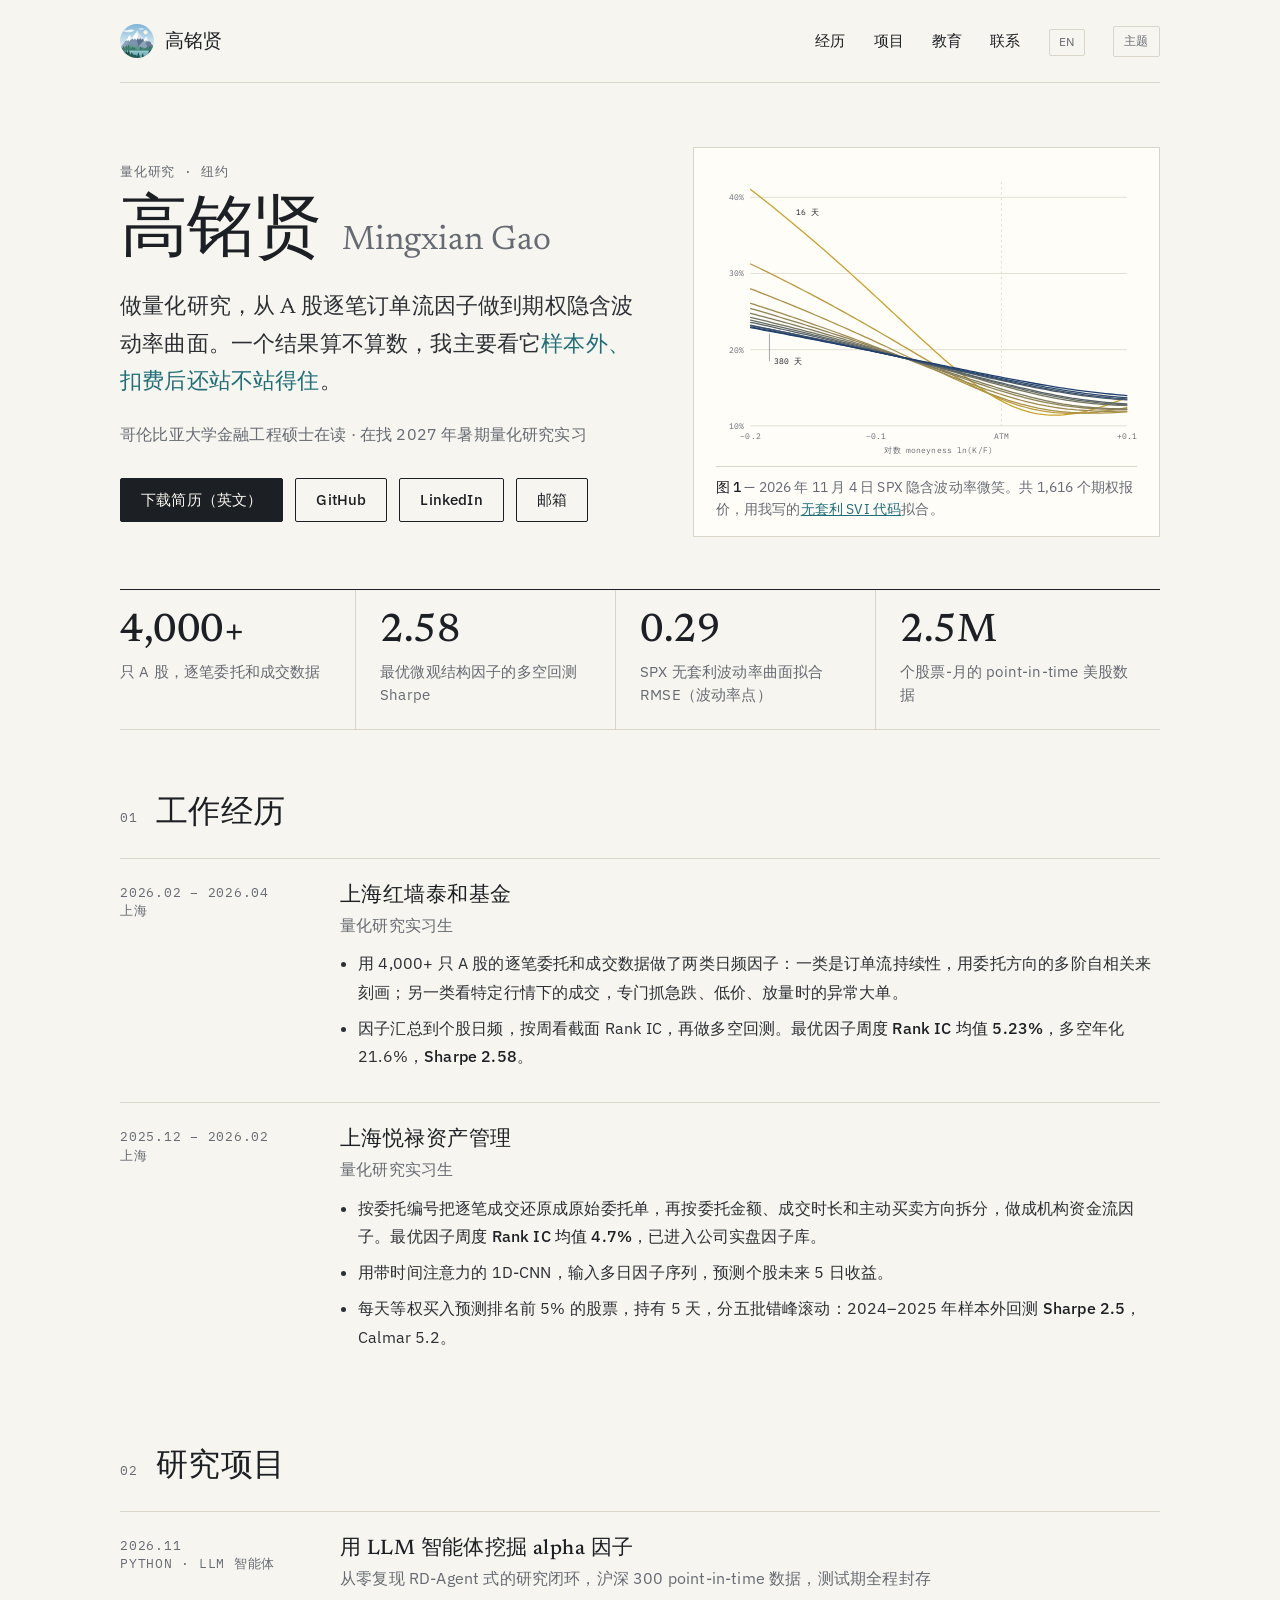
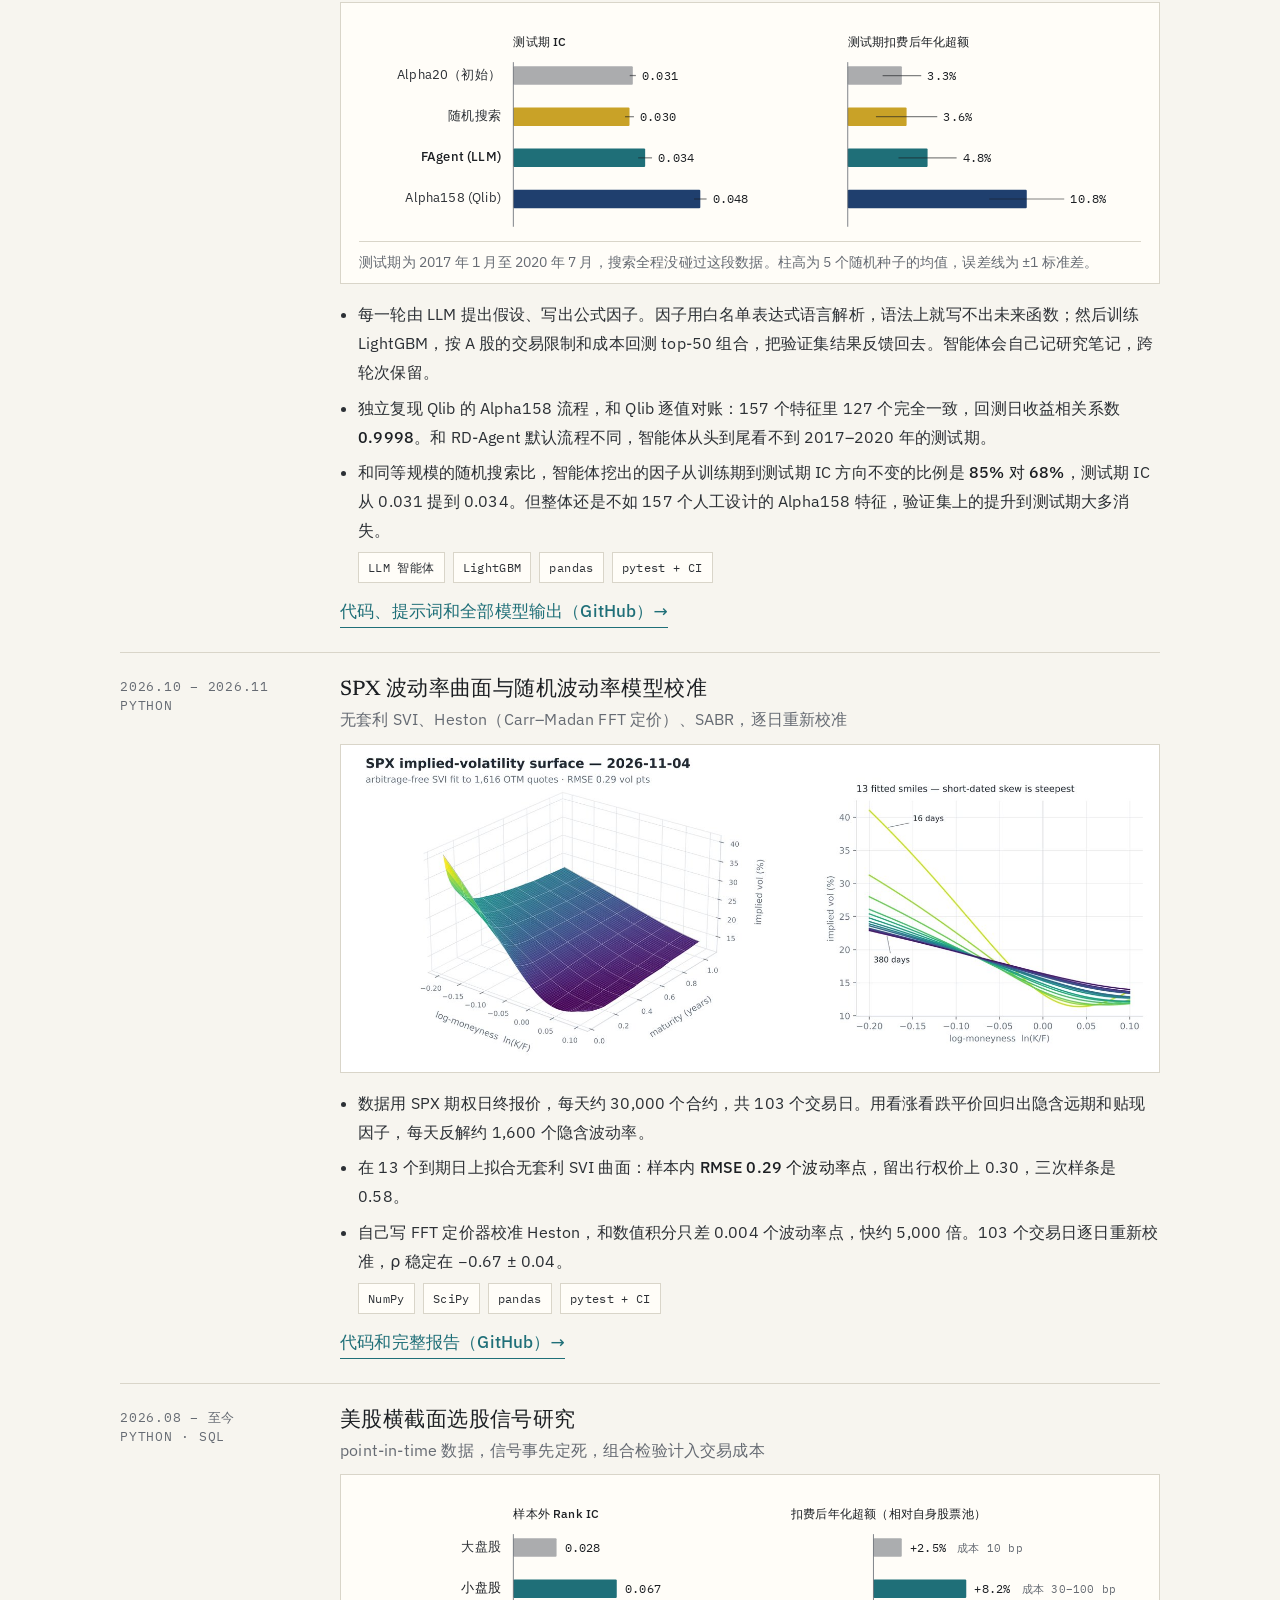
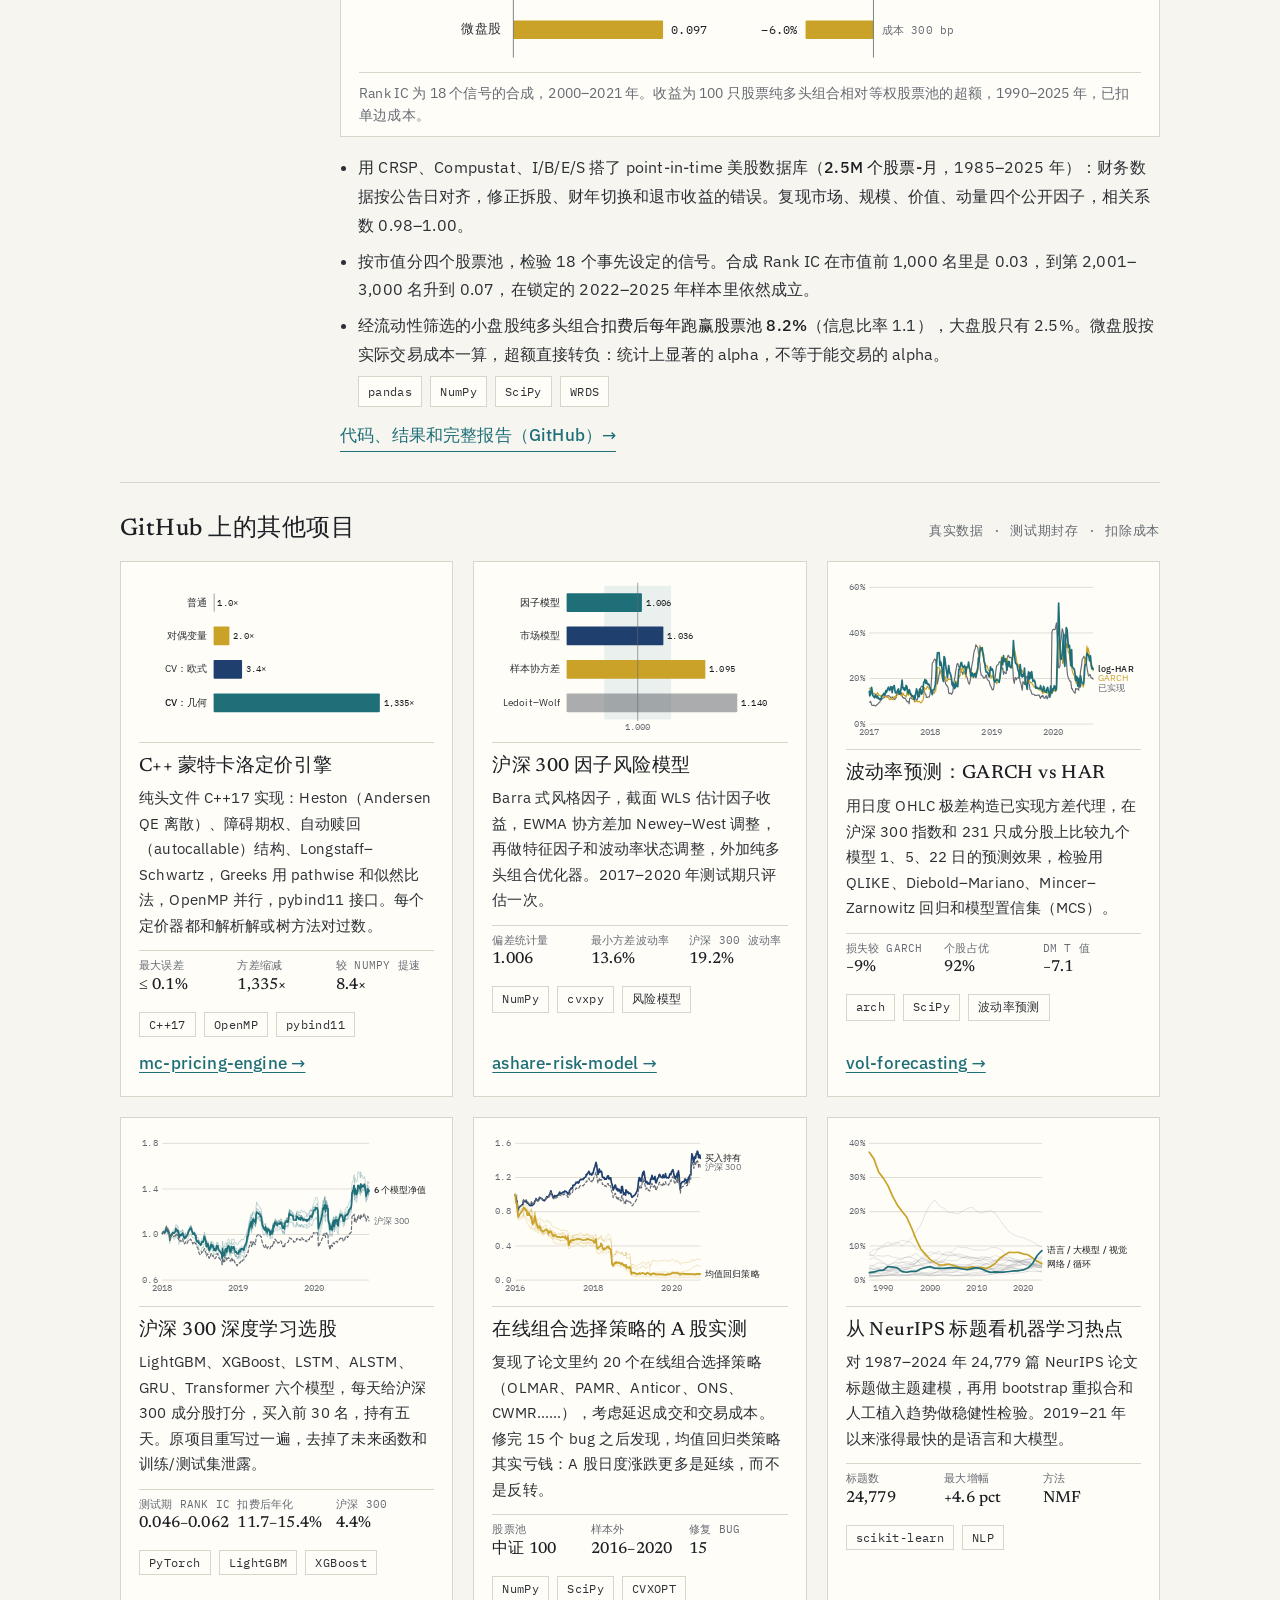
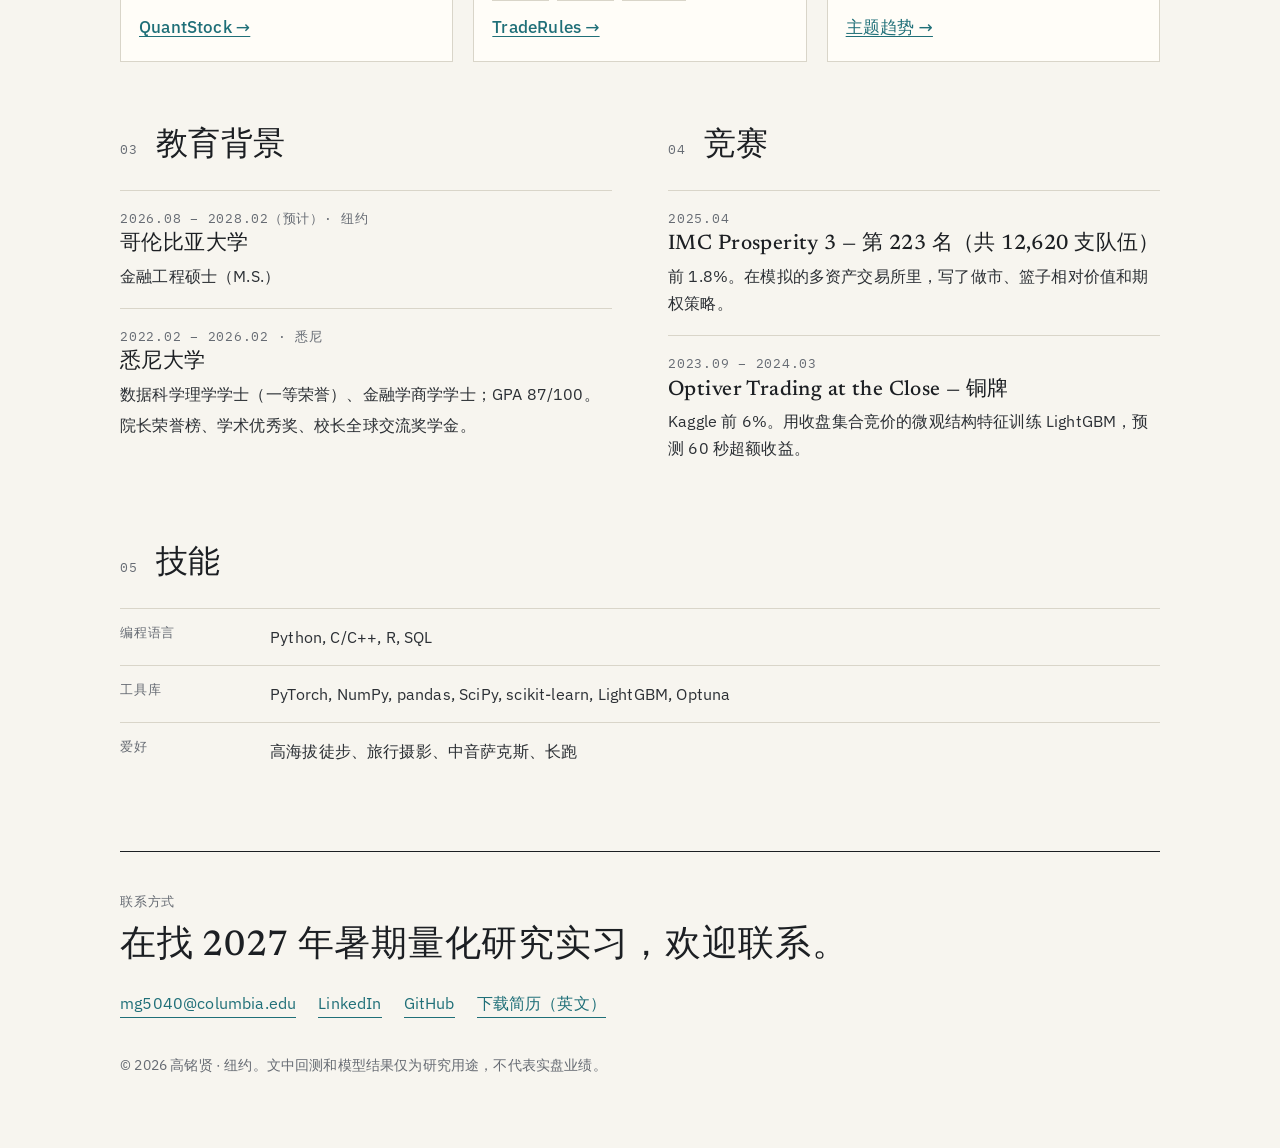
<file: zh/index.html>
<!doctype html>
<html lang="zh-CN">
<head>
<meta charset="utf-8">
<meta name="viewport" content="width=device-width, initial-scale=1">
<title>高铭贤 Mingxian Gao — 量化研究</title>
<meta name="description" content="高铭贤（Mingxian Gao），哥伦比亚大学金融工程硕士在读，做量化研究：股票 alpha、市场微观结构、波动率建模。">
<meta property="og:title" content="高铭贤 Mingxian Gao — 量化研究">
<meta property="og:description" content="量化研究项目：A 股逐笔订单流因子、SPX 期权波动率曲面、美股选股信号。">
<meta property="og:type" content="website">
<meta property="og:url" content="https://mxgao-a.github.io/personal-website/zh/">
<meta property="og:locale" content="zh_CN">
<meta property="og:image" content="https://mxgao-a.github.io/personal-website/assets/spx-surface.jpg">
<link rel="alternate" hreflang="en" href="https://mxgao-a.github.io/personal-website/">
<link rel="alternate" hreflang="zh-CN" href="https://mxgao-a.github.io/personal-website/zh/">
<link rel="alternate" hreflang="x-default" href="https://mxgao-a.github.io/personal-website/">
<link rel="icon" href="../assets/favicon.png" type="image/png">
<link rel="apple-touch-icon" href="../assets/apple-touch-icon.png">
<link rel="preload" href="../assets/fonts/newsreader-latin-500-normal.woff2" as="font" type="font/woff2" crossorigin>
<link rel="stylesheet" href="../assets/style.css">
<script>
  // Apply a saved theme before first paint; otherwise follow the system setting.
  try { var t = localStorage.getItem("theme"); if (t === "light" || t === "dark") document.documentElement.dataset.theme = t; } catch (e) {}
</script>
</head>
<body>
<a class="skip" href="#main">跳到正文</a>
<div class="wrap">
  <nav aria-label="主导航">
    <a class="name" href="#top"><img class="avatar" src="../assets/avatar.jpg" width="34" height="34" alt="">高铭贤</a>
    <ul>
      <li class="hide-s"><a href="#experience">经历</a></li>
      <li class="hide-s"><a href="#projects">项目</a></li>
      <li class="hide-s"><a href="#education">教育</a></li>
      <li><a href="#contact">联系</a></li>
      <li><a class="lang" href="../" hreflang="en" lang="en" title="English version">EN</a></li>
      <li><button class="theme" id="theme" type="button" aria-label="切换深色/浅色模式">主题</button></li>
    </ul>
  </nav>

  <main id="main">
  <div class="hero" id="top">
    <div>
      <div class="mono">量化研究 · 纽约</div>
      <h1>高铭贤 <span class="en-name">Mingxian Gao</span></h1>
      <p class="lede">做量化研究，从 A 股逐笔订单流因子做到期权隐含波动率曲面。一个结果算不算数，我主要看它<em>样本外、扣费后还站不站得住</em>。</p>
      <p class="status">哥伦比亚大学金融工程硕士在读 · 在找 2027 年暑期量化研究实习</p>
      <div class="btns">
        <a class="btn primary" href="../files/Mingxian_Gao_Resume.pdf" hreflang="en">下载简历（英文）</a>
        <a class="btn" href="https://github.com/MXGao-A">GitHub</a>
        <a class="btn" href="https://www.linkedin.com/in/mingxian-gao">LinkedIn</a>
        <a class="btn" href="mailto:mg5040@columbia.edu">邮箱</a>
      </div>
    </div>
    <figure class="fig">
      <svg class="smiles" viewBox="0 0 560 380" role="img" aria-labelledby="smiles-title smiles-desc">
      <title id="smiles-title">SPX 隐含波动率微笑（2026 年 11 月 4 日）</title>
      <desc id="smiles-desc">13 个到期日的隐含波动率拟合曲线，期限 16 天到 380 天。行权价低于远期时波动率明显抬升，期限越短越陡。</desc>
      <line class="grid" x1="46" x2="546" y1="340.0" y2="340.0"/>
      <text class="tick" x="38" y="344.0" text-anchor="end">10%</text>
      <line class="grid" x1="46" x2="546" y1="238.8" y2="238.8"/>
      <text class="tick" x="38" y="242.8" text-anchor="end">20%</text>
      <line class="grid" x1="46" x2="546" y1="137.5" y2="137.5"/>
      <text class="tick" x="38" y="141.5" text-anchor="end">30%</text>
      <line class="grid" x1="46" x2="546" y1="36.2" y2="36.2"/>
      <text class="tick" x="38" y="40.2" text-anchor="end">40%</text>
      <text class="tick" x="46.0" y="358" text-anchor="middle">−0.2</text>
      <text class="tick" x="212.7" y="358" text-anchor="middle">−0.1</text>
      <text class="tick" x="379.3" y="358" text-anchor="middle">ATM</text>
      <text class="tick" x="546.0" y="358" text-anchor="middle">+0.1</text>
      <line class="atm" x1="379.3" x2="379.3" y1="16" y2="340"/>
      <path class="smile" style="--i:0;--t:0.000" pathLength="1" d="M46.0,25.9 L51.6,30.2 L57.2,34.6 L62.9,39.1 L68.5,43.5 L74.1,48.0 L79.7,52.6 L85.3,57.1 L90.9,61.7 L96.6,66.3 L102.2,71.0 L107.8,75.7 L113.4,80.4 L119.0,85.1 L124.7,89.9 L130.3,94.7 L135.9,99.6 L141.5,104.4 L147.1,109.3 L152.7,114.3 L158.4,119.2 L164.0,124.2 L169.6,129.3 L175.2,134.3 L180.8,139.4 L186.4,144.5 L192.1,149.6 L197.7,154.7 L203.3,159.9 L208.9,165.1 L214.5,170.3 L220.2,175.5 L225.8,180.7 L231.4,186.0 L237.0,191.2 L242.6,196.4 L248.2,201.7 L253.9,206.9 L259.5,212.1 L265.1,217.3 L270.7,222.5 L276.3,227.6 L282.0,232.7 L287.6,237.8 L293.2,242.8 L298.8,247.8 L304.4,252.7 L310.0,257.5 L315.7,262.2 L321.3,266.8 L326.9,271.4 L332.5,275.8 L338.1,280.1 L343.8,284.3 L349.4,288.3 L355.0,292.2 L360.6,295.9 L366.2,299.4 L371.8,302.8 L377.5,305.9 L383.1,308.8 L388.7,311.6 L394.3,314.1 L399.9,316.3 L405.6,318.4 L411.2,320.2 L416.8,321.7 L422.4,323.0 L428.0,324.1 L433.6,324.9 L439.3,325.5 L444.9,325.8 L450.5,325.9 L456.1,325.8 L461.7,325.5 L467.3,324.9 L473.0,324.2 L478.6,323.3 L484.2,322.2 L489.8,321.0 L495.4,319.6 L501.1,318.1 L506.7,316.4 L512.3,314.7 L517.9,312.8 L523.5,310.9 L529.1,308.8 L534.8,306.7 L540.4,304.5 L546.0,302.3"/>
      <path class="smile" style="--i:1;--t:0.083" pathLength="1" d="M46.0,124.9 L51.6,127.6 L57.2,130.3 L62.9,133.1 L68.5,135.8 L74.1,138.6 L79.7,141.4 L85.3,144.2 L90.9,147.0 L96.6,149.8 L102.2,152.7 L107.8,155.6 L113.4,158.5 L119.0,161.4 L124.7,164.3 L130.3,167.3 L135.9,170.3 L141.5,173.3 L147.1,176.3 L152.7,179.3 L158.4,182.4 L164.0,185.5 L169.6,188.6 L175.2,191.7 L180.8,194.8 L186.4,198.0 L192.1,201.2 L197.7,204.4 L203.3,207.6 L208.9,210.8 L214.5,214.0 L220.2,217.3 L225.8,220.6 L231.4,223.8 L237.0,227.1 L242.6,230.4 L248.2,233.8 L253.9,237.1 L259.5,240.4 L265.1,243.7 L270.7,247.0 L276.3,250.4 L282.0,253.7 L287.6,257.0 L293.2,260.2 L298.8,263.5 L304.4,266.7 L310.0,269.9 L315.7,273.1 L321.3,276.2 L326.9,279.3 L332.5,282.3 L338.1,285.3 L343.8,288.2 L349.4,291.0 L355.0,293.8 L360.6,296.4 L366.2,299.0 L371.8,301.4 L377.5,303.8 L383.1,306.0 L388.7,308.1 L394.3,310.1 L399.9,312.0 L405.6,313.7 L411.2,315.3 L416.8,316.7 L422.4,318.0 L428.0,319.2 L433.6,320.2 L439.3,321.0 L444.9,321.8 L450.5,322.4 L456.1,322.8 L461.7,323.1 L467.3,323.3 L473.0,323.4 L478.6,323.4 L484.2,323.2 L489.8,322.9 L495.4,322.6 L501.1,322.1 L506.7,321.6 L512.3,320.9 L517.9,320.2 L523.5,319.5 L529.1,318.6 L534.8,317.7 L540.4,316.7 L546.0,315.7"/>
      <path class="smile" style="--i:2;--t:0.167" pathLength="1" d="M46.0,157.9 L51.6,160.1 L57.2,162.3 L62.9,164.5 L68.5,166.7 L74.1,168.9 L79.7,171.2 L85.3,173.4 L90.9,175.7 L96.6,178.0 L102.2,180.3 L107.8,182.6 L113.4,184.9 L119.0,187.3 L124.7,189.6 L130.3,192.0 L135.9,194.4 L141.5,196.8 L147.1,199.2 L152.7,201.7 L158.4,204.1 L164.0,206.6 L169.6,209.0 L175.2,211.5 L180.8,214.1 L186.4,216.6 L192.1,219.1 L197.7,221.7 L203.3,224.2 L208.9,226.8 L214.5,229.4 L220.2,232.0 L225.8,234.6 L231.4,237.2 L237.0,239.9 L242.6,242.5 L248.2,245.2 L253.9,247.8 L259.5,250.5 L265.1,253.2 L270.7,255.8 L276.3,258.5 L282.0,261.1 L287.6,263.8 L293.2,266.4 L298.8,269.1 L304.4,271.7 L310.0,274.3 L315.7,276.9 L321.3,279.4 L326.9,281.9 L332.5,284.4 L338.1,286.8 L343.8,289.2 L349.4,291.6 L355.0,293.9 L360.6,296.1 L366.2,298.2 L371.8,300.3 L377.5,302.3 L383.1,304.2 L388.7,306.1 L394.3,307.8 L399.9,309.5 L405.6,311.1 L411.2,312.5 L416.8,313.9 L422.4,315.2 L428.0,316.4 L433.6,317.4 L439.3,318.4 L444.9,319.3 L450.5,320.1 L456.1,320.8 L461.7,321.3 L467.3,321.8 L473.0,322.3 L478.6,322.6 L484.2,322.9 L489.8,323.0 L495.4,323.1 L501.1,323.2 L506.7,323.2 L512.3,323.1 L517.9,322.9 L523.5,322.7 L529.1,322.5 L534.8,322.2 L540.4,321.8 L546.0,321.4"/>
      <path class="smile" style="--i:3;--t:0.250" pathLength="1" d="M46.0,177.2 L51.6,179.0 L57.2,180.8 L62.9,182.6 L68.5,184.5 L74.1,186.3 L79.7,188.2 L85.3,190.0 L90.9,191.9 L96.6,193.8 L102.2,195.7 L107.8,197.6 L113.4,199.5 L119.0,201.5 L124.7,203.4 L130.3,205.4 L135.9,207.3 L141.5,209.3 L147.1,211.3 L152.7,213.3 L158.4,215.3 L164.0,217.3 L169.6,219.4 L175.2,221.4 L180.8,223.5 L186.4,225.6 L192.1,227.6 L197.7,229.7 L203.3,231.8 L208.9,234.0 L214.5,236.1 L220.2,238.2 L225.8,240.4 L231.4,242.5 L237.0,244.7 L242.6,246.9 L248.2,249.0 L253.9,251.2 L259.5,253.4 L265.1,255.6 L270.7,257.8 L276.3,260.0 L282.0,262.2 L287.6,264.4 L293.2,266.7 L298.8,268.9 L304.4,271.0 L310.0,273.2 L315.7,275.4 L321.3,277.6 L326.9,279.7 L332.5,281.8 L338.1,283.9 L343.8,286.0 L349.4,288.1 L355.0,290.1 L360.6,292.1 L366.2,294.0 L371.8,295.9 L377.5,297.7 L383.1,299.5 L388.7,301.2 L394.3,302.9 L399.9,304.5 L405.6,306.0 L411.2,307.5 L416.8,308.8 L422.4,310.1 L428.0,311.4 L433.6,312.5 L439.3,313.6 L444.9,314.5 L450.5,315.4 L456.1,316.3 L461.7,317.0 L467.3,317.7 L473.0,318.2 L478.6,318.8 L484.2,319.2 L489.8,319.6 L495.4,319.9 L501.1,320.2 L506.7,320.3 L512.3,320.5 L517.9,320.6 L523.5,320.6 L529.1,320.6 L534.8,320.5 L540.4,320.4 L546.0,320.3"/>
      <path class="smile" style="--i:4;--t:0.333" pathLength="1" d="M46.0,184.1 L51.6,185.7 L57.2,187.3 L62.9,189.0 L68.5,190.6 L74.1,192.3 L79.7,194.0 L85.3,195.7 L90.9,197.4 L96.6,199.1 L102.2,200.8 L107.8,202.5 L113.4,204.2 L119.0,206.0 L124.7,207.7 L130.3,209.5 L135.9,211.2 L141.5,213.0 L147.1,214.8 L152.7,216.6 L158.4,218.4 L164.0,220.2 L169.6,222.1 L175.2,223.9 L180.8,225.8 L186.4,227.6 L192.1,229.5 L197.7,231.4 L203.3,233.3 L208.9,235.2 L214.5,237.1 L220.2,239.0 L225.8,240.9 L231.4,242.8 L237.0,244.8 L242.6,246.7 L248.2,248.7 L253.9,250.6 L259.5,252.6 L265.1,254.6 L270.7,256.6 L276.3,258.6 L282.0,260.5 L287.6,262.5 L293.2,264.5 L298.8,266.5 L304.4,268.5 L310.0,270.5 L315.7,272.5 L321.3,274.4 L326.9,276.4 L332.5,278.4 L338.1,280.3 L343.8,282.2 L349.4,284.1 L355.0,286.0 L360.6,287.8 L366.2,289.7 L371.8,291.5 L377.5,293.2 L383.1,294.9 L388.7,296.6 L394.3,298.2 L399.9,299.8 L405.6,301.3 L411.2,302.8 L416.8,304.2 L422.4,305.6 L428.0,306.8 L433.6,308.0 L439.3,309.2 L444.9,310.3 L450.5,311.3 L456.1,312.2 L461.7,313.0 L467.3,313.8 L473.0,314.5 L478.6,315.2 L484.2,315.8 L489.8,316.3 L495.4,316.7 L501.1,317.1 L506.7,317.4 L512.3,317.7 L517.9,317.9 L523.5,318.1 L529.1,318.2 L534.8,318.2 L540.4,318.2 L546.0,318.2"/>
      <path class="smile" style="--i:5;--t:0.417" pathLength="1" d="M46.0,190.4 L51.6,191.9 L57.2,193.4 L62.9,194.9 L68.5,196.4 L74.1,197.9 L79.7,199.4 L85.3,200.9 L90.9,202.5 L96.6,204.0 L102.2,205.6 L107.8,207.1 L113.4,208.7 L119.0,210.3 L124.7,211.9 L130.3,213.5 L135.9,215.1 L141.5,216.7 L147.1,218.3 L152.7,220.0 L158.4,221.6 L164.0,223.2 L169.6,224.9 L175.2,226.6 L180.8,228.2 L186.4,229.9 L192.1,231.6 L197.7,233.3 L203.3,235.0 L208.9,236.8 L214.5,238.5 L220.2,240.2 L225.8,242.0 L231.4,243.7 L237.0,245.5 L242.6,247.3 L248.2,249.0 L253.9,250.8 L259.5,252.6 L265.1,254.4 L270.7,256.2 L276.3,258.0 L282.0,259.9 L287.6,261.7 L293.2,263.5 L298.8,265.3 L304.4,267.2 L310.0,269.0 L315.7,270.8 L321.3,272.6 L326.9,274.5 L332.5,276.3 L338.1,278.1 L343.8,279.9 L349.4,281.7 L355.0,283.5 L360.6,285.3 L366.2,287.0 L371.8,288.7 L377.5,290.4 L383.1,292.1 L388.7,293.8 L394.3,295.4 L399.9,297.0 L405.6,298.5 L411.2,300.0 L416.8,301.4 L422.4,302.8 L428.0,304.2 L433.6,305.5 L439.3,306.7 L444.9,307.9 L450.5,309.0 L456.1,310.0 L461.7,311.0 L467.3,311.8 L473.0,312.7 L478.6,313.4 L484.2,314.1 L489.8,314.7 L495.4,315.3 L501.1,315.8 L506.7,316.2 L512.3,316.5 L517.9,316.8 L523.5,317.1 L529.1,317.3 L534.8,317.4 L540.4,317.5 L546.0,317.5"/>
      <path class="smile" style="--i:6;--t:0.500" pathLength="1" d="M46.0,195.8 L51.6,197.2 L57.2,198.6 L62.9,199.9 L68.5,201.3 L74.1,202.7 L79.7,204.1 L85.3,205.5 L90.9,206.9 L96.6,208.3 L102.2,209.7 L107.8,211.1 L113.4,212.5 L119.0,214.0 L124.7,215.4 L130.3,216.8 L135.9,218.3 L141.5,219.8 L147.1,221.2 L152.7,222.7 L158.4,224.2 L164.0,225.7 L169.6,227.2 L175.2,228.7 L180.8,230.2 L186.4,231.7 L192.1,233.2 L197.7,234.8 L203.3,236.3 L208.9,237.9 L214.5,239.4 L220.2,241.0 L225.8,242.5 L231.4,244.1 L237.0,245.7 L242.6,247.3 L248.2,248.9 L253.9,250.5 L259.5,252.1 L265.1,253.7 L270.7,255.3 L276.3,256.9 L282.0,258.5 L287.6,260.1 L293.2,261.8 L298.8,263.4 L304.4,265.0 L310.0,266.7 L315.7,268.3 L321.3,269.9 L326.9,271.5 L332.5,273.2 L338.1,274.8 L343.8,276.4 L349.4,278.0 L355.0,279.6 L360.6,281.2 L366.2,282.8 L371.8,284.3 L377.5,285.8 L383.1,287.4 L388.7,288.9 L394.3,290.3 L399.9,291.8 L405.6,293.2 L411.2,294.6 L416.8,295.9 L422.4,297.2 L428.0,298.5 L433.6,299.7 L439.3,300.9 L444.9,302.1 L450.5,303.1 L456.1,304.2 L461.7,305.1 L467.3,306.1 L473.0,306.9 L478.6,307.7 L484.2,308.5 L489.8,309.2 L495.4,309.8 L501.1,310.4 L506.7,310.9 L512.3,311.4 L517.9,311.8 L523.5,312.1 L529.1,312.4 L534.8,312.7 L540.4,312.9 L546.0,313.0"/>
      <path class="smile" style="--i:7;--t:0.583" pathLength="1" d="M46.0,199.5 L51.6,200.8 L57.2,202.1 L62.9,203.4 L68.5,204.7 L74.1,206.0 L79.7,207.3 L85.3,208.6 L90.9,209.9 L96.6,211.2 L102.2,212.5 L107.8,213.9 L113.4,215.2 L119.0,216.6 L124.7,217.9 L130.3,219.3 L135.9,220.6 L141.5,222.0 L147.1,223.4 L152.7,224.8 L158.4,226.2 L164.0,227.6 L169.6,229.0 L175.2,230.4 L180.8,231.8 L186.4,233.2 L192.1,234.7 L197.7,236.1 L203.3,237.5 L208.9,239.0 L214.5,240.4 L220.2,241.9 L225.8,243.4 L231.4,244.8 L237.0,246.3 L242.6,247.8 L248.2,249.3 L253.9,250.8 L259.5,252.3 L265.1,253.8 L270.7,255.3 L276.3,256.8 L282.0,258.3 L287.6,259.8 L293.2,261.3 L298.8,262.9 L304.4,264.4 L310.0,265.9 L315.7,267.4 L321.3,269.0 L326.9,270.5 L332.5,272.0 L338.1,273.5 L343.8,275.0 L349.4,276.6 L355.0,278.1 L360.6,279.6 L366.2,281.0 L371.8,282.5 L377.5,284.0 L383.1,285.4 L388.7,286.9 L394.3,288.3 L399.9,289.7 L405.6,291.0 L411.2,292.4 L416.8,293.7 L422.4,295.0 L428.0,296.2 L433.6,297.4 L439.3,298.6 L444.9,299.8 L450.5,300.9 L456.1,301.9 L461.7,302.9 L467.3,303.9 L473.0,304.8 L478.6,305.7 L484.2,306.5 L489.8,307.2 L495.4,307.9 L501.1,308.6 L506.7,309.2 L512.3,309.7 L517.9,310.2 L523.5,310.7 L529.1,311.1 L534.8,311.4 L540.4,311.7 L546.0,312.0"/>
      <path class="smile" style="--i:8;--t:0.667" pathLength="1" d="M46.0,202.4 L51.6,203.6 L57.2,204.9 L62.9,206.1 L68.5,207.3 L74.1,208.5 L79.7,209.8 L85.3,211.0 L90.9,212.3 L96.6,213.5 L102.2,214.8 L107.8,216.1 L113.4,217.3 L119.0,218.6 L124.7,219.9 L130.3,221.2 L135.9,222.5 L141.5,223.8 L147.1,225.1 L152.7,226.4 L158.4,227.7 L164.0,229.1 L169.6,230.4 L175.2,231.7 L180.8,233.1 L186.4,234.4 L192.1,235.8 L197.7,237.1 L203.3,238.5 L208.9,239.9 L214.5,241.2 L220.2,242.6 L225.8,244.0 L231.4,245.4 L237.0,246.8 L242.6,248.2 L248.2,249.6 L253.9,251.0 L259.5,252.4 L265.1,253.9 L270.7,255.3 L276.3,256.7 L282.0,258.2 L287.6,259.6 L293.2,261.0 L298.8,262.5 L304.4,263.9 L310.0,265.4 L315.7,266.8 L321.3,268.3 L326.9,269.7 L332.5,271.2 L338.1,272.6 L343.8,274.1 L349.4,275.5 L355.0,276.9 L360.6,278.4 L366.2,279.8 L371.8,281.2 L377.5,282.6 L383.1,284.0 L388.7,285.4 L394.3,286.7 L399.9,288.1 L405.6,289.4 L411.2,290.7 L416.8,292.0 L422.4,293.2 L428.0,294.5 L433.6,295.7 L439.3,296.8 L444.9,298.0 L450.5,299.1 L456.1,300.1 L461.7,301.2 L467.3,302.1 L473.0,303.1 L478.6,303.9 L484.2,304.8 L489.8,305.6 L495.4,306.3 L501.1,307.0 L506.7,307.6 L512.3,308.2 L517.9,308.8 L523.5,309.3 L529.1,309.7 L534.8,310.1 L540.4,310.4 L546.0,310.7"/>
      <path class="smile" style="--i:9;--t:0.750" pathLength="1" d="M46.0,206.3 L51.6,207.4 L57.2,208.6 L62.9,209.7 L68.5,210.8 L74.1,212.0 L79.7,213.1 L85.3,214.3 L90.9,215.4 L96.6,216.6 L102.2,217.8 L107.8,218.9 L113.4,220.1 L119.0,221.3 L124.7,222.5 L130.3,223.7 L135.9,224.9 L141.5,226.1 L147.1,227.3 L152.7,228.5 L158.4,229.7 L164.0,230.9 L169.6,232.1 L175.2,233.3 L180.8,234.6 L186.4,235.8 L192.1,237.0 L197.7,238.3 L203.3,239.5 L208.9,240.8 L214.5,242.0 L220.2,243.3 L225.8,244.6 L231.4,245.8 L237.0,247.1 L242.6,248.4 L248.2,249.7 L253.9,251.0 L259.5,252.2 L265.1,253.5 L270.7,254.8 L276.3,256.1 L282.0,257.4 L287.6,258.7 L293.2,260.0 L298.8,261.3 L304.4,262.6 L310.0,263.9 L315.7,265.2 L321.3,266.5 L326.9,267.8 L332.5,269.1 L338.1,270.4 L343.8,271.7 L349.4,272.9 L355.0,274.2 L360.6,275.5 L366.2,276.8 L371.8,278.0 L377.5,279.3 L383.1,280.5 L388.7,281.7 L394.3,283.0 L399.9,284.2 L405.6,285.3 L411.2,286.5 L416.8,287.7 L422.4,288.8 L428.0,289.9 L433.6,291.0 L439.3,292.0 L444.9,293.1 L450.5,294.1 L456.1,295.0 L461.7,296.0 L467.3,296.9 L473.0,297.8 L478.6,298.6 L484.2,299.4 L489.8,300.2 L495.4,300.9 L501.1,301.6 L506.7,302.2 L512.3,302.8 L517.9,303.4 L523.5,303.9 L529.1,304.4 L534.8,304.9 L540.4,305.3 L546.0,305.6"/>
      <path class="smile" style="--i:10;--t:0.833" pathLength="1" d="M46.0,206.7 L51.6,207.8 L57.2,209.0 L62.9,210.1 L68.5,211.2 L74.1,212.3 L79.7,213.5 L85.3,214.6 L90.9,215.7 L96.6,216.9 L102.2,218.0 L107.8,219.2 L113.4,220.3 L119.0,221.5 L124.7,222.7 L130.3,223.8 L135.9,225.0 L141.5,226.2 L147.1,227.4 L152.7,228.5 L158.4,229.7 L164.0,230.9 L169.6,232.1 L175.2,233.3 L180.8,234.5 L186.4,235.8 L192.1,237.0 L197.7,238.2 L203.3,239.4 L208.9,240.6 L214.5,241.9 L220.2,243.1 L225.8,244.3 L231.4,245.6 L237.0,246.8 L242.6,248.1 L248.2,249.3 L253.9,250.6 L259.5,251.8 L265.1,253.1 L270.7,254.4 L276.3,255.6 L282.0,256.9 L287.6,258.1 L293.2,259.4 L298.8,260.7 L304.4,261.9 L310.0,263.2 L315.7,264.5 L321.3,265.7 L326.9,267.0 L332.5,268.3 L338.1,269.5 L343.8,270.8 L349.4,272.0 L355.0,273.3 L360.6,274.5 L366.2,275.7 L371.8,276.9 L377.5,278.2 L383.1,279.4 L388.7,280.6 L394.3,281.7 L399.9,282.9 L405.6,284.1 L411.2,285.2 L416.8,286.3 L422.4,287.4 L428.0,288.5 L433.6,289.6 L439.3,290.6 L444.9,291.6 L450.5,292.6 L456.1,293.6 L461.7,294.5 L467.3,295.4 L473.0,296.3 L478.6,297.1 L484.2,297.9 L489.8,298.7 L495.4,299.4 L501.1,300.1 L506.7,300.8 L512.3,301.4 L517.9,302.0 L523.5,302.5 L529.1,303.1 L534.8,303.5 L540.4,304.0 L546.0,304.4"/>
      <path class="smile" style="--i:11;--t:0.917" pathLength="1" d="M46.0,208.5 L51.6,209.6 L57.2,210.7 L62.9,211.7 L68.5,212.8 L74.1,213.9 L79.7,215.0 L85.3,216.1 L90.9,217.2 L96.6,218.3 L102.2,219.4 L107.8,220.5 L113.4,221.6 L119.0,222.7 L124.7,223.8 L130.3,224.9 L135.9,226.0 L141.5,227.2 L147.1,228.3 L152.7,229.4 L158.4,230.6 L164.0,231.7 L169.6,232.9 L175.2,234.0 L180.8,235.2 L186.4,236.3 L192.1,237.5 L197.7,238.7 L203.3,239.8 L208.9,241.0 L214.5,242.2 L220.2,243.3 L225.8,244.5 L231.4,245.7 L237.0,246.9 L242.6,248.1 L248.2,249.3 L253.9,250.5 L259.5,251.7 L265.1,252.9 L270.7,254.1 L276.3,255.3 L282.0,256.5 L287.6,257.7 L293.2,258.9 L298.8,260.1 L304.4,261.3 L310.0,262.5 L315.7,263.7 L321.3,264.9 L326.9,266.1 L332.5,267.3 L338.1,268.5 L343.8,269.7 L349.4,270.9 L355.0,272.1 L360.6,273.3 L366.2,274.4 L371.8,275.6 L377.5,276.8 L383.1,277.9 L388.7,279.1 L394.3,280.2 L399.9,281.3 L405.6,282.4 L411.2,283.5 L416.8,284.6 L422.4,285.7 L428.0,286.7 L433.6,287.7 L439.3,288.8 L444.9,289.7 L450.5,290.7 L456.1,291.7 L461.7,292.6 L467.3,293.5 L473.0,294.3 L478.6,295.2 L484.2,296.0 L489.8,296.8 L495.4,297.5 L501.1,298.2 L506.7,298.9 L512.3,299.6 L517.9,300.2 L523.5,300.8 L529.1,301.3 L534.8,301.8 L540.4,302.3 L546.0,302.7"/>
      <path class="smile" style="--i:12;--t:1.000" pathLength="1" d="M46.0,209.6 L51.6,210.6 L57.2,211.6 L62.9,212.7 L68.5,213.7 L74.1,214.8 L79.7,215.8 L85.3,216.9 L90.9,217.9 L96.6,219.0 L102.2,220.1 L107.8,221.1 L113.4,222.2 L119.0,223.3 L124.7,224.4 L130.3,225.4 L135.9,226.5 L141.5,227.6 L147.1,228.7 L152.7,229.8 L158.4,230.9 L164.0,232.0 L169.6,233.1 L175.2,234.2 L180.8,235.3 L186.4,236.5 L192.1,237.6 L197.7,238.7 L203.3,239.8 L208.9,240.9 L214.5,242.1 L220.2,243.2 L225.8,244.3 L231.4,245.5 L237.0,246.6 L242.6,247.8 L248.2,248.9 L253.9,250.0 L259.5,251.2 L265.1,252.3 L270.7,253.5 L276.3,254.6 L282.0,255.8 L287.6,256.9 L293.2,258.1 L298.8,259.2 L304.4,260.4 L310.0,261.5 L315.7,262.7 L321.3,263.8 L326.9,265.0 L332.5,266.1 L338.1,267.2 L343.8,268.4 L349.4,269.5 L355.0,270.6 L360.6,271.7 L366.2,272.8 L371.8,273.9 L377.5,275.0 L383.1,276.1 L388.7,277.2 L394.3,278.3 L399.9,279.3 L405.6,280.4 L411.2,281.4 L416.8,282.4 L422.4,283.4 L428.0,284.4 L433.6,285.4 L439.3,286.3 L444.9,287.3 L450.5,288.2 L456.1,289.1 L461.7,289.9 L467.3,290.8 L473.0,291.6 L478.6,292.4 L484.2,293.2 L489.8,293.9 L495.4,294.6 L501.1,295.3 L506.7,295.9 L512.3,296.6 L517.9,297.2 L523.5,297.7 L529.1,298.3 L534.8,298.8 L540.4,299.3 L546.0,299.7"/>
      <text class="lab" x="106.0" y="59.9">16 天</text>
      <line class="lead" x1="71.0" y1="217.2" x2="71.0" y2="254.2"/>
      <text class="lab" x="77.0" y="258.2">380 天</text>
      <text class="axis" x="296.0" y="376" text-anchor="middle">对数 moneyness ln(K/F)</text>
      </svg>
      <figcaption><b>图 1</b> — 2026 年 11 月 4 日 SPX 隐含波动率微笑。共 1,616 个期权报价，用我写的<a href="https://github.com/MXGao-A/spx-vol-surface">无套利 SVI 代码</a>拟合。</figcaption>
    </figure>
  </div>

  <div class="stats" aria-label="几个关键数字">
    <div class="stat"><div class="n">4,000+</div><div class="l">只 A 股，逐笔委托和成交数据</div></div>
    <div class="stat"><div class="n">2.58</div><div class="l">最优微观结构因子的多空回测 Sharpe</div></div>
    <div class="stat"><div class="n">0.29</div><div class="l">SPX 无套利波动率曲面拟合 RMSE（波动率点）</div></div>
    <div class="stat"><div class="n">2.5M</div><div class="l">个股票-月的 point-in-time 美股数据</div></div>
  </div>

  <section id="experience">
    <div class="sec-head"><span class="mono">01</span><h2>工作经历</h2></div>

    <div class="entry">
      <div class="mono">2026.02 – 2026.04<br>上海</div>
      <div>
        <h3>上海红墙泰和基金</h3>
        <div class="role">量化研究实习生</div>
        <ul>
          <li>用 4,000+ 只 A 股的逐笔委托和成交数据做了两类日频因子：一类是订单流持续性，用委托方向的多阶自相关来刻画；另一类看特定行情下的成交，专门抓急跌、低价、放量时的异常大单。</li>
          <li>因子汇总到个股日频，按周看截面 Rank IC，再做多空回测。最优因子<b>周度 Rank IC 均值 5.23%</b>，多空年化 21.6%，<b>Sharpe 2.58</b>。</li>
        </ul>
      </div>
    </div>

    <div class="entry">
      <div class="mono">2025.12 – 2026.02<br>上海</div>
      <div>
        <h3>上海悦禄资产管理</h3>
        <div class="role">量化研究实习生</div>
        <ul>
          <li>按委托编号把逐笔成交还原成原始委托单，再按委托金额、成交时长和主动买卖方向拆分，做成机构资金流因子。最优因子<b>周度 Rank IC 均值 4.7%</b>，已进入公司实盘因子库。</li>
          <li>用带时间注意力的 1D-CNN，输入多日因子序列，预测个股未来 5 日收益。</li>
          <li>每天等权买入预测排名前 5% 的股票，持有 5 天，分五批错峰滚动：2024–2025 年样本外回测 <b>Sharpe 2.5</b>，Calmar 5.2。</li>
        </ul>
      </div>
    </div>
  </section>

  <section id="projects">
    <div class="sec-head"><span class="mono">02</span><h2>研究项目</h2></div>

    <div class="entry">
      <div class="mono">2026.11<br>Python · LLM 智能体</div>
      <div>
        <h3>用 LLM 智能体挖掘 alpha 因子</h3>
        <div class="role">从零复现 RD-Agent 式的研究闭环，沪深 300 point-in-time 数据，测试期全程封存</div>
        <figure class="project-fig chart-fig">
<svg class="chart" viewBox="0 0 760 204" role="img" aria-label="FAgent 测试期结果"><title>FAgent 测试期结果</title><desc>四个因子库在测试期的 IC 和扣费后年化超额（5 个随机种子平均）：Alpha20（初始）：IC 0.031，收益 3.3%；随机搜索：IC 0.030，收益 3.6%；FAgent（LLM）：IC 0.034，收益 4.8%；Alpha158（Qlib）：IC 0.048，收益 10.8%</desc>
<text class="tick head" x="150.0" y="24">测试期 IC</text>
<text class="lab " x="138" y="56" text-anchor="end">Alpha20（初始）</text>
<rect class="bar c-muted" x="150.0" y="44" width="116.1" height="18" rx="1"/>
<line class="err" x1="263.1" x2="269.1" y1="53" y2="53"/>
<text class="val" x="275.1" y="57">0.031</text>
<text class="lab " x="138" y="96" text-anchor="end">随机搜索</text>
<rect class="bar c-short" x="150.0" y="84" width="112.9" height="18" rx="1"/>
<line class="err" x1="258.5" x2="267.2" y1="93" y2="93"/>
<text class="val" x="273.2" y="97">0.030</text>
<text class="lab bold" x="138" y="136" text-anchor="end">FAgent (LLM)</text>
<rect class="bar c-acc" x="150.0" y="124" width="128.1" height="18" rx="1"/>
<line class="err" x1="271.3" x2="284.8" y1="133" y2="133"/>
<text class="val" x="290.8" y="137">0.034</text>
<text class="lab " x="138" y="176" text-anchor="end">Alpha158 (Qlib)</text>
<rect class="bar c-long" x="150.0" y="164" width="181.7" height="18" rx="1"/>
<line class="err" x1="325.6" x2="337.8" y1="173" y2="173"/>
<text class="val" x="343.8" y="177">0.048</text>
<line class="axisline" x1="150.0" x2="150.0" y1="40" y2="200"/>
<text class="tick head" x="475.0" y="24">测试期扣费后年化超额</text>
<rect class="bar c-muted" x="475.0" y="44" width="52.6" height="18" rx="1"/>
<line class="err" x1="508.9" x2="546.4" y1="53" y2="53"/>
<text class="val" x="552.4" y="57">3.3%</text>
<rect class="bar c-short" x="475.0" y="84" width="57.2" height="18" rx="1"/>
<line class="err" x1="502.4" x2="562.0" y1="93" y2="93"/>
<text class="val" x="568.0" y="97">3.6%</text>
<rect class="bar c-acc" x="475.0" y="124" width="77.6" height="18" rx="1"/>
<line class="err" x1="524.3" x2="580.8" y1="133" y2="133"/>
<text class="val" x="586.8" y="137">4.8%</text>
<rect class="bar c-long" x="475.0" y="164" width="174.0" height="18" rx="1"/>
<line class="err" x1="612.5" x2="685.4" y1="173" y2="173"/>
<text class="val" x="691.4" y="177">10.8%</text>
<line class="axisline" x1="475.0" x2="475.0" y1="40" y2="200"/>
</svg>
        <figcaption>测试期为 2017 年 1 月至 2020 年 7 月，搜索全程没碰过这段数据。柱高为 5 个随机种子的均值，误差线为 ±1 标准差。</figcaption>
        </figure>
        <ul>
          <li>每一轮由 LLM 提出假设、写出公式因子。因子用白名单表达式语言解析，语法上就写不出未来函数；然后训练 LightGBM，按 A 股的交易限制和成本回测 top-50 组合，把验证集结果反馈回去。智能体会自己记研究笔记，跨轮次保留。</li>
          <li>独立复现 Qlib 的 Alpha158 流程，和 Qlib 逐值对账：157 个特征里 127 个完全一致，回测日收益相关系数 <b>0.9998</b>。和 RD-Agent 默认流程不同，智能体从头到尾看不到 2017–2020 年的测试期。</li>
          <li>和同等规模的随机搜索比，智能体挖出的因子从训练期到测试期 IC 方向不变的比例是 <b>85% 对 68%</b>，测试期 IC 从 0.031 提到 0.034。但整体还是不如 157 个人工设计的 Alpha158 特征，验证集上的提升到测试期大多消失。</li>
        </ul>
        <ul class="chips"><li>LLM 智能体</li><li>LightGBM</li><li>pandas</li><li>pytest + CI</li></ul>
        <a class="link" href="https://github.com/MXGao-A/FAgent">代码、提示词和全部模型输出（GitHub）→</a>
      </div>
    </div>

    <div class="entry">
      <div class="mono">2026.10 – 2026.11<br>Python</div>
      <div>
        <h3>SPX 波动率曲面与随机波动率模型校准</h3>
        <div class="role">无套利 SVI、Heston（Carr–Madan FFT 定价）、SABR，逐日重新校准</div>
        <figure class="project-fig"><img src="../assets/spx-surface.jpg" width="1600" height="640" loading="lazy" alt="拟合出的 SPX 隐含波动率三维曲面，旁边是 13 个到期日各自的波动率微笑"></figure>
        <ul>
          <li>数据用 SPX 期权日终报价，每天约 30,000 个合约，共 103 个交易日。用看涨看跌平价回归出隐含远期和贴现因子，每天反解约 1,600 个隐含波动率。</li>
          <li>在 13 个到期日上拟合无套利 SVI 曲面：样本内 <b>RMSE 0.29 个波动率点</b>，留出行权价上 0.30，三次样条是 0.58。</li>
          <li>自己写 FFT 定价器校准 Heston，和数值积分只差 0.004 个波动率点，快约 5,000 倍。103 个交易日逐日重新校准，ρ 稳定在 −0.67 ± 0.04。</li>
        </ul>
        <ul class="chips"><li>NumPy</li><li>SciPy</li><li>pandas</li><li>pytest + CI</li></ul>
        <a class="link" href="https://github.com/MXGao-A/spx-vol-surface">代码和完整报告（GitHub）→</a>
      </div>
    </div>

    <div class="entry">
      <div class="mono">2026.08 – 至今<br>Python · SQL</div>
      <div>
        <h3>美股横截面选股信号研究</h3>
        <div class="role">point-in-time 数据，信号事先定死，组合检验计入交易成本</div>
        <figure class="project-fig chart-fig">
<svg class="chart" viewBox="0 0 760 164" role="img" aria-label="不同市值股票池的信号强度与扣费后超额"><title>不同市值股票池的信号强度与扣费后超额</title><desc>样本外合成 Rank IC，以及 100 只股票纯多头组合相对自身等权股票池的扣费后年化超额：大盘股 IC 0.028，成本 10 bp 时 +2.5%；小盘股 IC 0.067，成本 30–100 bp 时 +8.2%；微盘股 IC 0.097，成本 300 bp 时 −6.0%</desc>
<text class="tick head" x="150.0" y="24">样本外 Rank IC</text>
<text class="lab " x="138" y="56" text-anchor="end">大盘股</text>
<rect class="bar c-muted" x="150.0" y="44" width="42.0" height="18" rx="1"/>
<text class="val" x="200.0" y="57">0.028</text>
<text class="lab bold" x="138" y="96" text-anchor="end">小盘股</text>
<rect class="bar c-acc" x="150.0" y="84" width="100.5" height="18" rx="1"/>
<text class="val" x="258.5" y="97">0.067</text>
<text class="lab " x="138" y="136" text-anchor="end">微盘股</text>
<rect class="bar c-short" x="150.0" y="124" width="145.5" height="18" rx="1"/>
<text class="val" x="303.5" y="137">0.097</text>
<line class="axisline" x1="150.0" x2="150.0" y1="40" y2="160"/>
<text class="tick head" x="420.0" y="24">扣费后年化超额（相对自身股票池）</text>
<rect class="bar c-muted" x="500.0" y="44" width="27.5" height="18" rx="1"/>
<text class="val" x="535.5" y="57">+2.5%</text>
<text class="tick" x="581.5" y="57">成本 10 bp</text>
<rect class="bar c-acc" x="500.0" y="84" width="90.2" height="18" rx="1"/>
<text class="val" x="598.2" y="97">+8.2%</text>
<text class="tick" x="644.2" y="97">成本 30–100 bp</text>
<rect class="bar c-short" x="434.0" y="124" width="66.0" height="18" rx="1"/>
<text class="val" x="426.0" y="137" text-anchor="end">−6.0%</text>
<text class="tick" x="508.0" y="137">成本 300 bp</text>
<line class="axisline" x1="500.0" x2="500.0" y1="40" y2="160"/>
</svg>
        <figcaption>Rank IC 为 18 个信号的合成，2000–2021 年。收益为 100 只股票纯多头组合相对等权股票池的超额，1990–2025 年，已扣单边成本。</figcaption>
        </figure>
        <ul>
          <li>用 CRSP、Compustat、I/B/E/S 搭了 point-in-time 美股数据库（<b>2.5M 个股票-月</b>，1985–2025 年）：财务数据按公告日对齐，修正拆股、财年切换和退市收益的错误。复现市场、规模、价值、动量四个公开因子，相关系数 0.98–1.00。</li>
          <li>按市值分四个股票池，检验 18 个事先设定的信号。合成 Rank IC 在市值前 1,000 名里是 0.03，到第 2,001–3,000 名升到 0.07，在锁定的 2022–2025 年样本里依然成立。</li>
          <li>经流动性筛选的小盘股纯多头组合<b>扣费后每年跑赢股票池 8.2%</b>（信息比率 1.1），大盘股只有 2.5%。微盘股按实际交易成本一算，超额直接转负：统计上显著的 alpha，不等于能交易的 alpha。</li>
        </ul>
        <ul class="chips"><li>pandas</li><li>NumPy</li><li>SciPy</li><li>WRDS</li></ul>
        <a class="link" href="https://github.com/MXGao-A/us-equity-signal-research">代码、结果和完整报告（GitHub）→</a>
      </div>
    </div>

    <div class="more">
      <div class="more-head"><h3 class="sub">GitHub 上的其他项目</h3><span class="mono">真实数据 · 测试期封存 · 扣除成本</span></div>
      <div class="cards">
      <article class="card">
        <figure class="card-fig">
<svg class="chart" viewBox="0 0 380 200" role="img" aria-label="算术平均亚式看涨期权的方差缩减"><title>算术平均亚式看涨期权的方差缩减</title><desc>100 万条路径下的方差缩减倍数：普通蒙特卡洛 1，对偶变量 2.0，欧式期权作控制变量 3.4，几何亚式作控制变量 1335（对数坐标）。</desc>
<text class="lab " x="88" y="35.5" text-anchor="end">普通</text>
<rect class="bar c-muted" x="96" y="19.5" width="1.5" height="24.1" rx="1"/>
<text class="val" x="101.0" y="35.5">1.0×</text>
<text class="lab " x="88" y="78.5" text-anchor="end">对偶变量</text>
<rect class="bar c-short" x="96" y="62.5" width="20.3" height="24.1" rx="1"/>
<text class="val" x="121.3" y="78.5">2.0×</text>
<text class="lab " x="88" y="121.5" text-anchor="end">CV：欧式</text>
<rect class="bar c-long" x="96" y="105.5" width="36.6" height="24.1" rx="1"/>
<text class="val" x="137.6" y="121.5">3.4×</text>
<text class="lab bold" x="88" y="164.5" text-anchor="end">CV：几何</text>
<rect class="bar c-acc" x="96" y="148.5" width="213.9" height="24.1" rx="1"/>
<text class="val" x="314.9" y="164.5">1,335×</text>
</svg>
        </figure>
        <h3><a href="https://github.com/MXGao-A/mc-pricing-engine">C++ 蒙特卡洛定价引擎</a></h3>
        <p>纯头文件 C++17 实现：Heston（Andersen QE 离散）、障碍期权、自动赎回（autocallable）结构、Longstaff–Schwartz，Greeks 用 pathwise 和似然比法，OpenMP 并行，pybind11 接口。每个定价器都和解析解或树方法对过数。</p>
        <dl class="facts"><div><dt>最大误差</dt><dd>≤ 0.1%</dd></div><div><dt>方差缩减</dt><dd>1,335×</dd></div><div><dt>较 NumPy 提速</dt><dd>8.4×</dd></div></dl>
        <ul class="chips"><li>C++17</li><li>OpenMP</li><li>pybind11</li></ul>
        <a class="link" href="https://github.com/MXGao-A/mc-pricing-engine">mc-pricing-engine →</a>
      </article>
      <article class="card">
        <figure class="card-fig">
<svg class="chart" viewBox="0 0 380 200" role="img" aria-label="风险模型偏差统计量（测试期）"><title>风险模型偏差统计量（测试期）</title><desc>100 个随机组合在 2017–2020 年的偏差统计量（越接近 1，风险预测越准）：因子模型 1.006，市场模型 1.036，样本协方差 1.095，Ledoit-Wolf 1.140。</desc>
<rect class="band" x="144.5" y="10" width="86.0" height="172"/>
<text class="lab bold" x="88" y="35.5" text-anchor="end">因子模型</text>
<rect class="bar c-acc" x="96" y="19.5" width="96.9" height="24.1" rx="1"/>
<text class="val" x="197.9" y="35.5">1.006</text>
<text class="lab " x="88" y="78.5" text-anchor="end">市场模型</text>
<rect class="bar c-long" x="96" y="62.5" width="124.5" height="24.1" rx="1"/>
<text class="val" x="225.5" y="78.5">1.036</text>
<text class="lab " x="88" y="121.5" text-anchor="end">样本协方差</text>
<rect class="bar c-short" x="96" y="105.5" width="178.5" height="24.1" rx="1"/>
<text class="val" x="279.5" y="121.5">1.095</text>
<text class="lab " x="88" y="164.5" text-anchor="end">Ledoit–Wolf</text>
<rect class="bar c-muted" x="96" y="148.5" width="219.6" height="24.1" rx="1"/>
<text class="val" x="320.6" y="164.5">1.140</text>
<line class="zero" x1="187.5" x2="187.5" y1="6" y2="184"/><text class="tick" x="187.5" y="196" text-anchor="middle">1.000</text>
</svg>
        </figure>
        <h3><a href="https://github.com/MXGao-A/ashare-risk-model">沪深 300 因子风险模型</a></h3>
        <p>Barra 式风格因子，截面 WLS 估计因子收益，EWMA 协方差加 Newey–West 调整，再做特征因子和波动率状态调整，外加纯多头组合优化器。2017–2020 年测试期只评估一次。</p>
        <dl class="facts"><div><dt>偏差统计量</dt><dd>1.006</dd></div><div><dt>最小方差波动率</dt><dd>13.6%</dd></div><div><dt>沪深 300 波动率</dt><dd>19.2%</dd></div></dl>
        <ul class="chips"><li>NumPy</li><li>cvxpy</li><li>风险模型</li></ul>
        <a class="link" href="https://github.com/MXGao-A/ashare-risk-model">ashare-risk-model →</a>
      </article>
      <article class="card">
        <figure class="card-fig">
<svg class="chart" viewBox="0 0 380 210" role="img" aria-label="沪深 300 未来一个月波动率：预测 vs 实际"><title>沪深 300 未来一个月波动率：预测 vs 实际</title><desc>沪深 300 未来一个月年化波动率，2017 年至 2020 年 9 月：OHLC 极差估计的已实现波动率，对比 GARCH 和 log-HAR 的预测。</desc>
<line class="grid" x1="30" x2="318" y1="188.0" y2="188.0"/><text class="tick" x="24" y="191.5" text-anchor="end">0%</text>
<line class="grid" x1="30" x2="318" y1="129.3" y2="129.3"/><text class="tick" x="24" y="132.8" text-anchor="end">20%</text>
<line class="grid" x1="30" x2="318" y1="70.7" y2="70.7"/><text class="tick" x="24" y="74.2" text-anchor="end">40%</text>
<line class="grid" x1="30" x2="318" y1="12.0" y2="12.0"/><text class="tick" x="24" y="15.5" text-anchor="end">60%</text>
<text class="tick" x="29.6" y="202" text-anchor="middle">2017</text>
<text class="tick" x="108.5" y="202" text-anchor="middle">2018</text>
<text class="tick" x="187.5" y="202" text-anchor="middle">2019</text>
<text class="tick" x="266.5" y="202" text-anchor="middle">2020</text>
<path class="ln c-muted" d="M30.0,159.8 L30.6,159.6 L31.7,158.8 L32.8,162.8 L33.5,164.0 L34.5,163.7 L36.7,163.8 L37.8,164.8 L38.9,164.2 L39.5,163.3 L40.6,162.5 L41.3,161.8 L42.3,160.6 L43.4,160.0 L44.1,157.8 L45.1,157.2 L45.8,156.3 L46.9,155.0 L48.0,154.3 L48.6,154.4 L50.1,152.7 L51.2,152.6 L51.9,151.8 L52.9,152.2 L54.0,151.2 L54.7,151.7 L56.0,152.0 L57.0,153.2 L57.7,154.4 L58.8,155.3 L59.4,153.0 L60.5,153.7 L62.0,156.3 L63.1,155.9 L63.8,155.1 L64.8,153.0 L65.5,148.0 L66.6,148.2 L67.6,148.8 L68.3,147.8 L69.4,147.7 L70.0,148.3 L71.1,147.5 L72.2,151.9 L72.8,153.6 L73.9,154.0 L74.6,155.0 L75.7,154.4 L76.7,155.5 L77.4,157.1 L78.5,159.1 L79.1,158.9 L80.2,159.0 L81.3,161.9 L81.9,154.7 L83.0,154.2 L83.7,154.4 L84.7,155.3 L85.8,156.2 L86.5,153.3 L87.6,152.5 L88.2,151.0 L90.8,157.8 L91.9,156.2 L92.5,152.0 L93.6,145.9 L94.3,143.5 L95.3,142.4 L96.4,140.6 L97.1,139.5 L98.2,139.2 L98.8,139.8 L99.9,143.5 L101.0,146.0 L101.6,149.1 L102.7,149.6 L103.4,153.8 L104.4,153.7 L105.5,153.1 L106.2,153.4 L107.2,152.9 L107.9,150.1 L109.2,142.3 L110.3,126.8 L110.9,110.0 L112.0,108.2 L113.1,105.8 L113.7,104.4 L114.8,104.7 L115.5,107.0 L116.6,117.4 L117.6,136.3 L119.8,124.6 L120.9,118.3 L121.5,120.2 L122.6,121.1 L123.7,120.6 L124.3,116.3 L125.4,115.3 L126.1,126.7 L127.2,131.2 L128.2,136.3 L129.8,138.8 L130.4,139.1 L131.5,141.6 L132.1,147.8 L133.2,148.9 L134.7,148.0 L135.8,149.7 L136.5,148.6 L137.5,146.5 L138.2,136.5 L139.3,132.1 L140.4,125.9 L141.0,120.5 L142.1,115.3 L142.7,111.0 L143.8,110.0 L145.1,114.3 L145.8,114.7 L146.8,118.7 L147.9,121.4 L148.6,120.8 L149.7,120.9 L150.3,124.4 L151.4,119.4 L152.5,122.4 L153.1,121.1 L154.2,122.1 L154.9,126.1 L155.9,128.4 L157.0,132.7 L157.7,135.1 L158.7,136.6 L159.4,134.3 L160.5,127.8 L161.6,114.3 L162.2,111.3 L163.3,105.9 L163.9,100.1 L165.0,93.6 L166.3,91.1 L167.0,85.9 L169.6,89.4 L170.6,98.9 L171.3,103.6 L172.4,110.2 L173.0,119.8 L174.1,125.3 L175.2,125.8 L175.8,125.9 L176.9,128.8 L177.6,128.3 L178.7,128.6 L179.7,126.2 L180.4,124.5 L181.5,129.3 L182.1,131.2 L183.2,131.6 L184.3,133.1 L184.9,136.1 L186.0,138.7 L186.7,140.0 L188.2,143.8 L189.3,144.0 L190.3,140.7 L191.0,131.7 L192.1,126.8 L192.7,120.1 L193.8,112.8 L196.4,110.8 L197.0,107.9 L198.1,108.5 L198.8,107.4 L199.9,112.5 L200.9,117.5 L201.6,115.7 L202.7,124.1 L203.3,120.3 L204.4,121.8 L205.5,122.9 L206.1,123.1 L207.2,104.1 L208.5,99.6 L209.2,99.8 L210.2,102.4 L210.9,102.6 L212.0,102.0 L213.1,103.1 L214.8,117.9 L215.4,130.6 L216.5,135.5 L217.6,128.2 L218.2,128.4 L219.3,130.8 L220.0,128.8 L221.1,128.3 L222.4,128.7 L223.0,126.4 L224.1,133.8 L225.2,136.2 L225.8,139.8 L226.9,144.5 L227.6,133.2 L228.6,134.5 L229.7,136.9 L230.4,130.6 L231.4,131.6 L232.1,127.4 L233.2,126.2 L234.3,131.6 L234.9,135.9 L236.0,136.7 L236.6,143.7 L237.7,144.2 L238.8,148.1 L239.5,149.4 L240.5,149.6 L241.2,149.6 L242.3,150.4 L243.6,151.1 L244.2,150.8 L245.3,151.2 L246.4,150.8 L248.5,150.6 L249.6,153.4 L250.3,154.9 L251.4,152.0 L252.4,152.7 L253.1,151.0 L254.2,153.1 L254.8,154.6 L255.9,154.6 L257.0,152.3 L257.6,151.5 L258.7,155.5 L259.4,154.8 L260.4,151.2 L261.5,149.6 L262.2,148.2 L263.3,151.0 L263.9,146.6 L265.0,69.0 L266.1,66.5 L266.9,66.0 L268.0,66.5 L269.1,66.1 L269.7,63.0 L270.8,57.6 L273.6,115.5 L274.3,115.6 L275.4,112.7 L276.0,84.6 L277.1,76.3 L278.2,65.3 L278.8,66.4 L279.9,72.3 L280.6,72.4 L281.6,75.4 L282.7,94.8 L283.4,104.0 L284.5,119.7 L285.1,125.3 L286.2,128.6 L287.5,131.8 L288.1,132.9 L289.2,132.7 L290.3,142.3 L291.0,142.2 L292.0,144.8 L293.8,147.3 L294.8,148.3 L295.5,142.1 L296.6,142.9 L297.2,142.9 L298.3,142.6 L299.4,144.3 L300.0,131.4 L301.1,127.0 L301.8,119.9 L302.9,113.8 L303.9,104.9 L305.5,102.3 L306.1,100.6 L307.2,104.2 L307.8,102.7 L308.9,105.1 L310.0,114.9 L310.6,118.7 L311.7,124.4 L312.4,126.3 L313.5,124.1 L314.5,125.1 L315.2,128.2 L316.3,129.1 L316.9,128.6 L318.0,130.1 L318.0,130.1"/>
<path class="ln c-short" d="M30.0,141.7 L30.6,142.5 L31.7,143.4 L32.8,144.8 L33.5,146.0 L34.5,148.4 L36.7,148.7 L37.8,149.5 L38.9,149.5 L39.5,150.0 L40.6,147.6 L41.3,148.7 L42.3,150.9 L43.4,151.1 L44.1,151.7 L45.1,151.7 L45.8,150.8 L46.9,151.4 L48.0,151.4 L48.6,153.8 L50.1,151.5 L51.2,152.8 L51.9,153.1 L52.9,153.7 L54.0,152.9 L54.7,154.3 L56.0,156.5 L57.0,156.0 L57.7,156.4 L58.8,154.8 L59.4,155.6 L60.5,156.7 L62.0,152.5 L63.1,153.8 L63.8,151.5 L64.8,153.1 L65.5,151.9 L66.6,150.1 L67.6,148.5 L68.3,149.2 L69.4,149.9 L70.0,150.3 L71.1,151.8 L72.2,150.6 L72.8,148.0 L73.9,149.0 L74.6,150.8 L75.7,151.6 L76.7,151.5 L77.4,153.1 L78.5,147.3 L79.1,149.2 L80.2,151.0 L81.3,146.4 L81.9,148.6 L83.0,150.4 L83.7,151.9 L84.7,153.6 L85.8,155.0 L86.5,156.2 L87.6,157.1 L88.2,159.6 L90.8,158.0 L91.9,159.1 L92.5,159.0 L93.6,159.2 L94.3,158.8 L95.3,159.8 L96.4,160.8 L97.1,159.7 L98.2,158.3 L98.8,157.7 L99.9,153.3 L101.0,141.1 L101.6,142.4 L102.7,143.1 L103.4,143.0 L104.4,139.5 L105.5,140.8 L106.2,140.9 L107.2,143.6 L107.9,142.7 L109.2,142.7 L110.3,144.5 L110.9,146.7 L112.0,148.2 L113.1,147.8 L113.7,148.2 L114.8,144.0 L115.5,145.5 L116.6,130.8 L117.6,115.4 L119.8,115.4 L120.9,117.8 L121.5,121.4 L122.6,124.5 L123.7,127.0 L124.3,130.2 L125.4,133.2 L126.1,126.5 L127.2,126.5 L128.2,129.3 L129.8,133.1 L130.4,132.0 L131.5,129.9 L132.1,130.4 L133.2,130.1 L134.7,130.5 L135.8,131.1 L136.5,133.4 L137.5,135.9 L138.2,136.9 L139.3,137.8 L140.4,140.3 L141.0,132.2 L142.1,133.3 L142.7,134.9 L143.8,135.8 L145.1,124.9 L145.8,127.9 L146.8,125.5 L147.9,115.3 L148.6,118.9 L149.7,117.2 L150.3,116.0 L151.4,120.6 L152.5,121.7 L153.1,123.1 L154.2,127.7 L154.9,121.0 L155.9,115.2 L157.0,115.7 L157.7,115.9 L158.7,115.8 L159.4,120.8 L160.5,120.7 L161.6,124.4 L162.2,122.9 L163.3,125.5 L163.9,128.5 L165.0,125.9 L166.3,121.4 L167.0,124.1 L169.6,113.1 L170.6,99.1 L171.3,101.2 L172.4,86.7 L173.0,94.4 L174.1,93.9 L175.2,92.7 L175.8,99.6 L176.9,103.5 L177.6,108.2 L178.7,109.2 L179.7,111.3 L180.4,114.3 L181.5,112.9 L182.1,114.5 L183.2,118.7 L184.3,119.5 L184.9,121.9 L186.0,124.9 L186.7,128.7 L188.2,125.3 L189.3,128.5 L190.3,131.4 L191.0,131.4 L192.1,129.9 L192.7,133.0 L193.8,136.0 L196.4,132.4 L197.0,131.5 L198.1,122.4 L198.8,122.3 L199.9,101.3 L200.9,103.7 L201.6,108.7 L202.7,100.6 L203.3,105.5 L204.4,106.3 L205.5,107.8 L206.1,112.0 L207.2,102.6 L208.5,107.5 L209.2,109.7 L210.2,109.5 L210.9,114.3 L212.0,115.6 L213.1,115.6 L214.8,94.1 L215.4,89.6 L216.5,92.3 L217.6,95.0 L218.2,98.8 L219.3,104.1 L220.0,110.1 L221.1,115.4 L222.4,111.5 L223.0,116.2 L224.1,119.9 L225.2,117.7 L225.8,121.0 L226.9,118.9 L227.6,122.5 L228.6,122.5 L229.7,126.7 L230.4,130.0 L231.4,132.5 L232.1,135.2 L233.2,137.6 L234.3,133.2 L234.9,133.7 L236.0,132.0 L236.6,135.4 L237.7,134.1 L238.8,134.7 L239.5,136.2 L240.5,137.7 L241.2,138.7 L242.3,140.7 L243.6,138.5 L244.2,141.3 L245.3,141.9 L246.4,142.6 L248.5,144.1 L249.6,143.9 L250.3,143.6 L251.4,145.5 L252.4,146.6 L253.1,148.7 L254.2,145.9 L254.8,147.8 L255.9,145.9 L257.0,146.7 L257.6,146.1 L258.7,146.3 L259.4,147.4 L260.4,149.5 L261.5,150.3 L262.2,152.2 L263.3,145.3 L263.9,147.8 L265.0,147.4 L266.1,145.6 L266.9,145.5 L268.0,145.2 L269.1,144.4 L269.7,146.3 L270.8,143.7 L273.6,82.6 L274.3,78.8 L275.4,87.9 L276.0,95.8 L277.1,100.2 L278.2,103.9 L278.8,109.8 L279.9,97.9 L280.6,99.9 L281.6,94.4 L282.7,84.7 L283.4,89.8 L284.5,83.7 L285.1,88.2 L286.2,96.2 L287.5,98.1 L288.1,105.3 L289.2,108.7 L290.3,114.5 L291.0,118.6 L292.0,122.7 L293.8,125.8 L294.8,130.2 L295.5,133.1 L296.6,136.1 L297.2,132.0 L298.3,134.0 L299.4,128.8 L300.0,133.4 L301.1,136.5 L301.8,138.6 L302.9,137.2 L303.9,137.9 L305.5,140.3 L306.1,130.6 L307.2,102.8 L307.8,103.0 L308.9,105.0 L310.0,87.7 L310.6,96.7 L311.7,90.2 L312.4,94.5 L313.5,101.2 L314.5,107.7 L315.2,113.5 L316.3,113.0 L316.9,115.2 L318.0,119.4 L318.0,119.4"/>
<path class="ln c-acc bold" d="M30.0,145.7 L30.6,151.6 L31.7,149.5 L32.8,140.6 L33.5,144.3 L34.5,151.3 L36.7,154.1 L37.8,150.3 L38.9,152.7 L39.5,153.9 L40.6,151.8 L41.3,155.1 L42.3,154.6 L43.4,156.2 L44.1,155.5 L45.1,155.9 L45.8,152.5 L46.9,151.2 L48.0,150.2 L48.6,148.3 L50.1,150.8 L51.2,144.8 L51.9,147.2 L52.9,144.6 L54.0,141.7 L54.7,140.6 L56.0,144.6 L57.0,143.3 L57.7,139.7 L58.8,140.5 L59.4,147.6 L60.5,140.7 L62.0,138.4 L63.1,145.7 L63.8,147.9 L64.8,147.2 L65.5,146.9 L66.6,144.2 L67.6,142.8 L68.3,149.4 L69.4,149.3 L70.0,146.9 L71.1,140.7 L72.2,131.5 L72.8,139.2 L73.9,143.3 L74.6,141.4 L75.7,144.7 L76.7,142.4 L77.4,138.3 L78.5,140.2 L79.1,146.7 L80.2,148.3 L81.3,143.6 L81.9,145.0 L83.0,149.9 L83.7,149.3 L84.7,152.1 L85.8,151.3 L86.5,152.4 L87.6,155.8 L88.2,156.7 L90.8,142.7 L91.9,147.9 L92.5,152.8 L93.6,153.1 L94.3,152.4 L95.3,142.5 L96.4,144.2 L97.1,149.5 L98.2,148.0 L98.8,146.6 L99.9,134.8 L101.0,132.9 L101.6,130.6 L102.7,135.6 L103.4,131.7 L104.4,135.6 L105.5,137.1 L106.2,136.3 L107.2,138.4 L107.9,140.3 L109.2,143.4 L110.3,147.4 L110.9,150.0 L112.0,143.9 L113.1,143.7 L113.7,142.5 L114.8,138.1 L115.5,130.0 L116.6,109.7 L117.6,96.2 L119.8,96.1 L120.9,112.9 L121.5,107.3 L122.6,110.2 L123.7,117.4 L124.3,128.1 L125.4,133.0 L126.1,101.0 L127.2,103.2 L128.2,112.7 L129.8,122.2 L130.4,128.4 L131.5,119.7 L132.1,112.7 L133.2,121.0 L134.7,124.3 L135.8,130.1 L136.5,137.1 L137.5,138.9 L138.2,135.3 L139.3,142.3 L140.4,141.1 L141.0,134.6 L142.1,138.0 L142.7,139.6 L143.8,139.7 L145.1,117.9 L145.8,117.2 L146.8,114.0 L147.9,109.3 L148.6,108.6 L149.7,113.5 L150.3,114.5 L151.4,115.0 L152.5,112.6 L153.1,114.8 L154.2,123.3 L154.9,114.7 L155.9,115.0 L157.0,113.0 L157.7,108.1 L158.7,115.7 L159.4,116.8 L160.5,126.4 L161.6,125.9 L162.2,121.9 L163.3,125.2 L163.9,127.4 L165.0,123.2 L166.3,123.3 L167.0,128.0 L169.6,116.6 L170.6,102.5 L171.3,106.0 L172.4,93.5 L173.0,89.9 L174.1,91.6 L175.2,89.5 L175.8,94.4 L176.9,99.1 L177.6,106.3 L178.7,111.1 L179.7,118.5 L180.4,121.0 L181.5,121.1 L182.1,121.1 L183.2,124.9 L184.3,127.2 L184.9,121.8 L186.0,114.4 L186.7,118.5 L188.2,117.0 L189.3,120.6 L190.3,130.8 L191.0,133.5 L192.1,133.6 L192.7,132.6 L193.8,130.4 L196.4,132.3 L197.0,134.3 L198.1,128.2 L198.8,121.7 L199.9,109.5 L200.9,103.1 L201.6,111.7 L202.7,99.9 L203.3,107.5 L204.4,107.2 L205.5,103.9 L206.1,111.0 L207.2,118.7 L208.5,107.7 L209.2,113.2 L210.2,107.6 L210.9,113.5 L212.0,115.3 L213.1,114.8 L214.8,97.3 L215.4,80.5 L216.5,97.0 L217.6,106.0 L218.2,109.7 L219.3,110.9 L220.0,110.9 L221.1,118.0 L222.4,120.9 L223.0,127.5 L224.1,111.4 L225.2,121.5 L225.8,125.8 L226.9,127.3 L227.6,124.3 L228.6,126.2 L229.7,115.8 L230.4,128.8 L231.4,137.1 L232.1,137.1 L233.2,143.2 L234.3,126.4 L234.9,120.8 L236.0,130.2 L236.6,122.0 L237.7,128.7 L238.8,120.3 L239.5,125.1 L240.5,133.1 L241.2,132.3 L242.3,131.6 L243.6,135.6 L244.2,141.8 L245.3,140.4 L246.4,141.7 L248.5,142.0 L249.6,142.5 L250.3,138.6 L251.4,143.0 L252.4,144.0 L253.1,145.9 L254.2,139.4 L254.8,140.9 L255.9,145.4 L257.0,146.4 L257.6,147.5 L258.7,141.8 L259.4,140.7 L260.4,145.0 L261.5,148.3 L262.2,153.3 L263.3,139.1 L263.9,144.3 L265.0,148.0 L266.1,142.3 L266.9,144.0 L268.0,138.6 L269.1,140.1 L269.7,144.5 L270.8,142.8 L273.6,32.4 L274.3,54.6 L275.4,91.7 L276.0,103.8 L277.1,104.5 L278.2,98.3 L278.8,89.2 L279.9,72.5 L280.6,107.7 L281.6,113.6 L282.7,80.4 L283.4,63.9 L284.5,66.6 L285.1,75.1 L286.2,89.4 L287.5,86.7 L288.1,95.1 L289.2,112.7 L290.3,92.0 L291.0,114.4 L292.0,115.5 L293.8,117.6 L294.8,123.8 L295.5,131.9 L296.6,126.6 L297.2,127.2 L298.3,139.1 L299.4,129.4 L300.0,136.9 L301.1,140.3 L301.8,125.6 L302.9,132.6 L303.9,135.5 L305.5,136.4 L306.1,133.7 L307.2,114.7 L307.8,112.0 L308.9,111.2 L310.0,96.9 L310.6,97.3 L311.7,99.4 L312.4,100.6 L313.5,106.7 L314.5,100.3 L315.2,107.5 L316.3,116.8 L316.9,114.9 L318.0,117.3 L318.0,117.3"/>
<text class="end c-acc bold" x="324.0" y="120.8">log-HAR</text>
<text class="end c-short" x="324.0" y="132.8">GARCH</text>
<text class="end c-muted" x="324.0" y="144.8">已实现</text>
</svg>
        </figure>
        <h3><a href="https://github.com/MXGao-A/vol-forecasting">波动率预测：GARCH vs HAR</a></h3>
        <p>用日度 OHLC 极差构造已实现方差代理，在沪深 300 指数和 231 只成分股上比较九个模型 1、5、22 日的预测效果，检验用 QLIKE、Diebold–Mariano、Mincer–Zarnowitz 回归和模型置信集（MCS）。</p>
        <dl class="facts"><div><dt>损失较 GARCH</dt><dd>−9%</dd></div><div><dt>个股占优</dt><dd>92%</dd></div><div><dt>DM t 值</dt><dd>−7.1</dd></div></dl>
        <ul class="chips"><li>arch</li><li>SciPy</li><li>波动率预测</li></ul>
        <a class="link" href="https://github.com/MXGao-A/vol-forecasting">vol-forecasting →</a>
      </article>
      <article class="card">
        <figure class="card-fig">
<svg class="chart" viewBox="0 0 380 210" role="img" aria-label="QuantStock 测试期净值（起点为 1）"><title>QuantStock 测试期净值（起点为 1）</title><desc>2018 年至 2020 年 9 月单位净值：六个模型扣费后的 top-30 组合，对比沪深 300 指数。</desc>
<line class="grid" x1="30" x2="296" y1="188.0" y2="188.0"/><text class="tick" x="24" y="191.5" text-anchor="end">0.6</text>
<line class="grid" x1="30" x2="296" y1="129.3" y2="129.3"/><text class="tick" x="24" y="132.8" text-anchor="end">1.0</text>
<line class="grid" x1="30" x2="296" y1="70.7" y2="70.7"/><text class="tick" x="24" y="74.2" text-anchor="end">1.4</text>
<line class="grid" x1="30" x2="296" y1="12.0" y2="12.0"/><text class="tick" x="24" y="15.5" text-anchor="end">1.8</text>
<text class="tick" x="29.7" y="202" text-anchor="middle">2018</text>
<text class="tick" x="127.3" y="202" text-anchor="middle">2019</text>
<text class="tick" x="224.9" y="202" text-anchor="middle">2020</text>
<path class="ln c-acc thin" d="M30.0,128.4 L30.5,127.2 L31.6,126.3 L32.1,126.2 L32.7,128.0 L33.7,125.8 L34.3,122.7 L35.3,119.8 L35.9,120.5 L36.4,122.9 L37.5,122.7 L38.0,124.9 L39.1,126.0 L39.6,135.1 L40.2,132.2 L41.2,130.0 L43.6,126.2 L44.7,126.1 L45.2,125.8 L45.8,125.2 L46.8,124.0 L47.4,120.5 L48.4,122.5 L49.0,121.9 L49.5,123.9 L50.6,123.2 L51.1,132.0 L52.2,129.7 L52.7,126.0 L53.3,125.5 L54.3,126.6 L55.9,123.6 L56.5,125.2 L57.0,127.1 L58.1,130.9 L58.6,131.3 L59.7,129.9 L60.2,131.3 L60.7,129.2 L62.3,127.1 L63.4,124.2 L64.0,122.6 L64.5,122.4 L65.6,119.5 L66.1,117.8 L67.2,118.2 L67.7,120.9 L68.2,121.9 L69.3,126.2 L69.8,126.2 L70.9,126.5 L71.4,127.4 L72.0,130.1 L73.0,130.9 L73.6,136.8 L74.9,138.7 L75.4,137.9 L76.5,138.5 L77.1,140.5 L77.6,139.6 L78.7,140.7 L79.2,141.7 L80.3,141.3 L80.8,138.5 L81.3,138.1 L82.4,137.9 L82.9,139.0 L84.0,130.3 L84.5,131.1 L85.1,134.0 L86.1,136.3 L86.7,143.4 L87.7,143.7 L88.3,140.4 L88.8,140.1 L89.9,148.0 L90.4,150.1 L91.5,146.3 L92.0,147.2 L92.6,141.5 L93.6,141.5 L94.2,143.8 L95.2,142.2 L95.8,144.7 L96.3,148.6 L97.4,147.5 L97.9,150.2 L99.0,149.3 L99.5,146.0 L100.0,143.8 L101.4,143.9 L101.9,148.0 L104.9,153.1 L105.4,152.7 L106.5,154.6 L107.0,160.1 L107.5,149.3 L108.6,158.2 L109.1,157.9 L110.2,160.4 L110.7,153.0 L111.3,150.5 L112.3,150.1 L112.9,153.7 L113.9,148.2 L114.5,146.9 L115.0,146.5 L116.1,148.0 L116.6,153.4 L117.7,153.7 L118.2,154.4 L118.8,147.8 L119.8,149.1 L120.4,150.7 L121.4,149.5 L122.0,148.8 L122.5,152.6 L123.6,155.5 L124.1,157.3 L125.2,156.9 L125.7,157.8 L126.2,159.1 L127.8,159.7 L128.9,155.3 L129.4,154.3 L130.0,156.2 L131.1,153.6 L131.6,152.5 L132.7,152.9 L133.2,152.6 L133.7,152.6 L134.8,153.7 L135.3,150.0 L138.3,144.4 L138.8,140.8 L139.3,135.6 L140.4,135.6 L140.9,131.3 L142.0,127.0 L142.5,125.4 L143.1,121.6 L144.2,118.4 L144.7,123.7 L145.8,116.8 L146.3,119.3 L146.8,114.3 L147.9,114.7 L148.4,117.1 L149.5,118.5 L150.0,119.6 L150.6,111.5 L151.6,107.6 L152.2,109.1 L153.5,109.1 L154.0,109.6 L155.1,111.5 L155.6,110.3 L156.2,112.9 L157.3,113.3 L157.8,118.6 L158.9,124.9 L160.7,130.6 L161.3,130.4 L161.8,129.8 L162.9,125.4 L163.4,129.5 L164.5,128.7 L165.0,132.4 L165.5,128.9 L166.6,128.9 L167.1,129.6 L168.2,131.4 L168.7,135.4 L170.1,131.9 L170.6,132.2 L171.2,134.5 L172.2,132.0 L172.8,124.4 L173.8,126.0 L174.4,125.4 L174.9,121.9 L176.0,121.5 L176.5,123.4 L177.6,124.2 L178.1,125.0 L178.6,123.2 L179.7,122.5 L180.2,122.4 L181.3,123.3 L181.8,122.2 L182.4,120.8 L183.5,121.6 L184.0,125.3 L185.1,128.2 L185.6,125.8 L186.1,126.5 L187.2,127.8 L187.7,120.2 L188.8,119.3 L189.3,118.1 L189.9,117.1 L190.9,116.8 L191.5,118.8 L192.5,114.4 L193.1,109.9 L193.6,108.5 L194.7,110.3 L195.2,110.0 L196.6,110.7 L197.1,110.4 L198.2,111.9 L198.7,116.3 L199.2,116.7 L202.2,118.3 L202.7,113.4 L203.8,115.0 L204.3,115.1 L204.8,116.7 L205.9,117.6 L206.4,117.0 L207.5,119.2 L208.0,119.6 L208.6,116.4 L209.7,116.5 L210.2,117.3 L211.3,119.5 L211.8,117.2 L212.3,116.8 L213.4,116.4 L213.9,117.5 L215.0,117.7 L215.5,116.5 L216.1,118.3 L217.1,117.4 L217.7,115.0 L218.7,115.7 L219.3,114.3 L219.8,111.8 L220.9,110.2 L221.4,110.5 L222.5,110.8 L223.0,107.7 L223.6,107.6 L224.6,102.1 L225.4,99.9 L226.5,99.6 L227.0,96.4 L228.1,96.5 L228.6,97.4 L229.2,95.6 L230.2,98.3 L230.8,120.1 L234.0,108.8 L234.5,106.1 L235.6,100.2 L236.1,97.8 L236.7,91.1 L237.7,91.7 L238.3,84.6 L239.3,82.5 L239.9,94.2 L240.4,86.4 L241.5,87.4 L242.0,92.2 L243.1,92.8 L243.6,109.1 L244.1,111.5 L245.2,115.0 L245.7,120.6 L246.8,117.4 L247.3,117.1 L247.9,120.8 L248.9,122.4 L249.5,113.7 L250.8,112.2 L251.4,118.4 L252.4,113.5 L253.0,109.6 L253.5,110.3 L254.6,109.7 L255.1,115.6 L256.2,117.2 L256.7,112.8 L258.6,107.2 L259.1,105.5 L260.2,105.0 L260.7,108.0 L261.8,107.9 L262.3,111.6 L262.9,115.5 L263.9,116.4 L264.5,114.8 L265.5,109.8 L266.1,110.4 L266.6,109.8 L267.7,109.2 L268.2,110.6 L269.3,107.7 L269.8,108.3 L270.3,105.8 L271.4,104.3 L273.0,101.3 L273.5,94.9 L274.1,81.9 L275.1,80.8 L275.7,77.4 L276.8,72.5 L277.3,85.4 L277.8,80.4 L278.9,82.2 L279.4,88.2 L280.5,85.4 L281.0,80.0 L281.6,71.4 L282.6,71.9 L283.2,75.4 L284.2,76.5 L284.8,79.1 L285.3,73.2 L286.4,75.6 L286.9,73.1 L288.0,71.9 L288.5,71.1 L289.0,70.0 L290.1,68.4 L290.7,70.8 L291.7,78.1 L292.3,84.9 L292.8,79.1 L293.9,78.2 L294.4,73.8 L295.5,78.0 L296.0,75.6 L296.0,75.6"/>
<path class="ln c-acc thin" d="M30.0,127.8 L30.5,126.8 L31.6,125.4 L32.1,125.2 L32.7,126.6 L33.7,124.4 L34.3,120.9 L35.3,118.8 L35.9,120.2 L36.4,122.0 L37.5,121.5 L38.0,124.6 L39.1,126.4 L39.6,136.6 L40.2,133.5 L41.2,131.2 L43.6,127.3 L44.7,127.6 L45.2,127.0 L45.8,126.5 L46.8,126.0 L47.4,122.6 L48.4,124.7 L49.0,124.4 L49.5,126.2 L50.6,125.3 L51.1,134.5 L52.2,132.1 L52.7,129.5 L53.3,128.8 L54.3,130.1 L55.9,127.1 L56.5,128.2 L57.0,130.3 L58.1,133.3 L58.6,134.5 L59.7,132.6 L60.2,133.6 L60.7,131.9 L62.3,129.3 L63.4,125.7 L64.0,123.7 L64.5,123.3 L65.6,120.8 L66.1,118.9 L67.2,119.9 L67.7,122.3 L68.2,123.6 L69.3,127.6 L69.8,127.9 L70.9,128.1 L71.4,128.6 L72.0,131.6 L73.0,131.2 L73.6,136.8 L74.9,138.3 L75.4,137.2 L76.5,137.7 L77.1,140.4 L77.6,139.7 L78.7,141.7 L79.2,143.0 L80.3,142.0 L80.8,138.0 L81.3,137.7 L82.4,137.9 L82.9,138.7 L84.0,130.9 L84.5,132.3 L85.1,134.1 L86.1,137.3 L86.7,144.5 L87.7,144.8 L88.3,141.9 L88.8,142.3 L89.9,149.6 L90.4,151.9 L91.5,147.9 L92.0,148.4 L92.6,143.6 L93.6,143.0 L94.2,145.7 L95.2,144.2 L95.8,146.8 L96.3,150.0 L97.4,148.9 L97.9,151.1 L99.0,150.1 L99.5,146.8 L100.0,144.6 L101.4,145.0 L101.9,148.3 L104.9,152.3 L105.4,152.0 L106.5,155.2 L107.0,161.1 L107.5,150.1 L108.6,158.2 L109.1,156.9 L110.2,159.6 L110.7,152.7 L111.3,150.3 L112.3,149.8 L112.9,153.2 L113.9,147.7 L114.5,146.9 L115.0,146.5 L116.1,148.5 L116.6,153.8 L117.7,153.8 L118.2,154.5 L118.8,147.8 L119.8,149.1 L120.4,150.5 L121.4,148.8 L122.0,148.4 L122.5,151.6 L123.6,154.8 L124.1,156.1 L125.2,155.7 L125.7,156.6 L126.2,157.8 L127.8,158.4 L128.9,154.2 L129.4,153.5 L130.0,155.2 L131.1,152.9 L131.6,151.2 L132.7,151.3 L133.2,150.6 L133.7,150.7 L134.8,151.3 L135.3,149.0 L138.3,142.6 L138.8,138.5 L139.3,133.2 L140.4,133.0 L140.9,127.2 L142.0,122.0 L142.5,119.6 L143.1,116.1 L144.2,111.2 L144.7,116.9 L145.8,110.7 L146.3,113.0 L146.8,106.5 L147.9,107.0 L148.4,110.0 L149.5,110.9 L150.0,112.4 L150.6,102.0 L151.6,95.0 L152.2,97.1 L153.5,97.0 L154.0,98.4 L155.1,100.4 L155.6,99.3 L156.2,101.6 L157.3,101.7 L157.8,107.3 L158.9,113.6 L160.7,120.1 L161.3,120.5 L161.8,121.4 L162.9,116.6 L163.4,122.7 L164.5,122.0 L165.0,125.3 L165.5,121.0 L166.6,120.9 L167.1,121.2 L168.2,123.2 L168.7,127.5 L170.1,123.8 L170.6,123.9 L171.2,126.3 L172.2,123.1 L172.8,117.2 L173.8,118.2 L174.4,117.0 L174.9,112.6 L176.0,112.3 L176.5,114.3 L177.6,115.5 L178.1,116.7 L178.6,115.0 L179.7,113.8 L180.2,113.0 L181.3,114.4 L181.8,112.7 L182.4,111.8 L183.5,112.9 L184.0,117.1 L185.1,120.5 L185.6,117.0 L186.1,118.5 L187.2,119.6 L187.7,113.2 L188.8,112.8 L189.3,111.3 L189.9,109.1 L190.9,108.6 L191.5,111.0 L192.5,106.4 L193.1,101.5 L193.6,99.8 L194.7,101.7 L195.2,101.1 L196.6,102.6 L197.1,102.6 L198.2,104.0 L198.7,108.1 L199.2,108.6 L202.2,110.0 L202.7,104.1 L203.8,104.9 L204.3,105.7 L204.8,107.3 L205.9,109.2 L206.4,107.1 L207.5,108.8 L208.0,108.2 L208.6,105.0 L209.7,105.4 L210.2,106.5 L211.3,108.8 L211.8,108.9 L212.3,108.2 L213.4,108.8 L213.9,110.4 L215.0,110.2 L215.5,109.8 L216.1,112.0 L217.1,111.0 L217.7,108.9 L218.7,109.1 L219.3,108.2 L219.8,104.2 L220.9,102.7 L221.4,102.8 L222.5,103.2 L223.0,100.0 L223.6,98.9 L224.6,94.9 L225.4,93.9 L226.5,94.2 L227.0,91.5 L228.1,91.1 L228.6,91.5 L229.2,88.9 L230.2,92.8 L230.8,116.5 L234.0,105.7 L234.5,103.8 L235.6,98.9 L236.1,96.9 L236.7,89.8 L237.7,90.5 L238.3,84.7 L239.3,79.9 L239.9,93.4 L240.4,87.0 L241.5,87.9 L242.0,92.9 L243.1,92.8 L243.6,110.2 L244.1,111.2 L245.2,114.1 L245.7,119.2 L246.8,114.1 L247.3,114.3 L247.9,118.2 L248.9,120.2 L249.5,111.7 L250.8,110.1 L251.4,115.5 L252.4,110.6 L253.0,107.5 L253.5,107.9 L254.6,106.7 L255.1,113.2 L256.2,115.4 L256.7,109.6 L258.6,104.0 L259.1,102.0 L260.2,101.5 L260.7,103.3 L261.8,104.6 L262.3,108.7 L262.9,112.6 L263.9,112.5 L264.5,109.1 L265.5,104.0 L266.1,105.9 L266.6,105.6 L267.7,104.7 L268.2,105.7 L269.3,102.7 L269.8,103.3 L270.3,100.6 L271.4,99.8 L273.0,97.0 L273.5,89.8 L274.1,77.5 L275.1,75.2 L275.7,72.8 L276.8,68.4 L277.3,80.6 L277.8,72.8 L278.9,76.5 L279.4,82.5 L280.5,80.2 L281.0,75.1 L281.6,67.8 L282.6,66.5 L283.2,69.1 L284.2,71.1 L284.8,74.2 L285.3,67.3 L286.4,69.6 L286.9,68.2 L288.0,67.7 L288.5,67.9 L289.0,66.9 L290.1,65.1 L290.7,66.2 L291.7,72.9 L292.3,79.6 L292.8,75.7 L293.9,75.1 L294.4,71.1 L295.5,75.6 L296.0,73.2 L296.0,73.2"/>
<path class="ln c-acc thin" d="M30.0,128.8 L30.5,127.0 L31.6,124.0 L32.1,123.4 L32.7,122.3 L33.7,121.1 L34.3,120.6 L35.3,117.1 L35.9,119.4 L36.4,122.2 L37.5,120.6 L38.0,122.9 L39.1,123.3 L39.6,134.3 L40.2,131.7 L41.2,128.8 L43.6,126.2 L44.7,128.5 L45.2,127.9 L45.8,127.5 L46.8,126.3 L47.4,122.1 L48.4,123.4 L49.0,123.9 L49.5,125.7 L50.6,124.3 L51.1,132.9 L52.2,131.4 L52.7,128.7 L53.3,130.3 L54.3,131.6 L55.9,129.7 L56.5,129.2 L57.0,131.4 L58.1,133.2 L58.6,134.5 L59.7,131.8 L60.2,133.3 L60.7,132.9 L62.3,130.6 L63.4,126.6 L64.0,125.3 L64.5,123.3 L65.6,122.5 L66.1,120.9 L67.2,122.0 L67.7,123.6 L68.2,123.9 L69.3,126.9 L69.8,126.5 L70.9,126.3 L71.4,126.3 L72.0,128.7 L73.0,128.4 L73.6,133.5 L74.9,134.4 L75.4,132.7 L76.5,134.0 L77.1,138.2 L77.6,138.7 L78.7,142.3 L79.2,142.8 L80.3,140.7 L80.8,137.3 L81.3,136.8 L82.4,136.9 L82.9,136.3 L84.0,131.2 L84.5,131.7 L85.1,133.5 L86.1,136.5 L86.7,142.5 L87.7,142.4 L88.3,139.6 L88.8,139.5 L89.9,144.4 L90.4,145.1 L91.5,142.4 L92.0,142.7 L92.6,138.1 L93.6,138.8 L94.2,139.9 L95.2,138.9 L95.8,141.8 L96.3,144.2 L97.4,143.7 L97.9,145.3 L99.0,145.4 L99.5,144.0 L100.0,141.6 L101.4,140.8 L101.9,143.1 L104.9,144.6 L105.4,144.9 L106.5,146.8 L107.0,150.8 L107.5,137.6 L108.6,147.2 L109.1,144.6 L110.2,145.2 L110.7,141.1 L111.3,140.1 L112.3,140.0 L112.9,143.4 L113.9,138.2 L114.5,136.5 L115.0,134.5 L116.1,136.1 L116.6,140.5 L117.7,141.2 L118.2,142.1 L118.8,136.1 L119.8,135.7 L120.4,136.7 L121.4,135.4 L122.0,134.8 L122.5,137.2 L123.6,139.4 L124.1,140.8 L125.2,140.7 L125.7,141.5 L126.2,142.6 L127.8,142.2 L128.9,138.3 L129.4,137.9 L130.0,139.0 L131.1,137.4 L131.6,135.4 L132.7,136.6 L133.2,135.5 L133.7,136.4 L134.8,136.1 L135.3,133.9 L138.3,128.9 L138.8,126.9 L139.3,123.1 L140.4,122.7 L140.9,119.3 L142.0,113.9 L142.5,113.8 L143.1,110.5 L144.2,106.6 L144.7,114.7 L145.8,108.7 L146.3,112.7 L146.8,108.2 L147.9,107.9 L148.4,110.5 L149.5,112.1 L150.0,112.7 L150.6,103.4 L151.6,98.4 L152.2,99.7 L153.5,99.7 L154.0,100.7 L155.1,101.2 L155.6,99.9 L156.2,104.5 L157.3,103.5 L157.8,107.9 L158.9,116.3 L160.7,120.7 L161.3,121.2 L161.8,121.8 L162.9,118.5 L163.4,123.4 L164.5,121.6 L165.0,125.6 L165.5,121.1 L166.6,121.1 L167.1,121.7 L168.2,123.6 L168.7,128.2 L170.1,121.4 L170.6,122.2 L171.2,125.2 L172.2,122.8 L172.8,114.5 L173.8,115.1 L174.4,113.2 L174.9,111.3 L176.0,111.6 L176.5,112.6 L177.6,114.8 L178.1,115.4 L178.6,113.0 L179.7,113.4 L180.2,111.7 L181.3,112.4 L181.8,111.2 L182.4,109.7 L183.5,111.0 L184.0,114.5 L185.1,117.7 L185.6,115.0 L186.1,115.3 L187.2,117.5 L187.7,111.4 L188.8,112.4 L189.3,111.5 L189.9,108.9 L190.9,108.0 L191.5,109.8 L192.5,105.4 L193.1,100.2 L193.6,98.9 L194.7,101.3 L195.2,100.9 L196.6,101.4 L197.1,101.6 L198.2,103.4 L198.7,104.4 L199.2,105.0 L202.2,104.6 L202.7,100.4 L203.8,98.6 L204.3,98.7 L204.8,99.7 L205.9,101.7 L206.4,100.1 L207.5,101.7 L208.0,101.8 L208.6,97.5 L209.7,98.4 L210.2,99.4 L211.3,100.9 L211.8,99.3 L212.3,98.8 L213.4,99.3 L213.9,101.9 L215.0,102.0 L215.5,101.4 L216.1,104.2 L217.1,103.4 L217.7,101.8 L218.7,101.8 L219.3,100.6 L219.8,98.8 L220.9,98.8 L221.4,98.9 L222.5,99.8 L223.0,97.0 L223.6,96.8 L224.6,93.5 L225.4,93.9 L226.5,94.5 L227.0,93.3 L228.1,94.0 L228.6,95.0 L229.2,94.8 L230.2,97.7 L230.8,120.4 L234.0,111.4 L234.5,109.1 L235.6,103.1 L236.1,101.8 L236.7,96.3 L237.7,97.1 L238.3,92.5 L239.3,90.4 L239.9,98.5 L240.4,92.1 L241.5,91.5 L242.0,93.0 L243.1,95.1 L243.6,109.3 L244.1,110.3 L245.2,113.4 L245.7,118.6 L246.8,115.4 L247.3,115.0 L247.9,120.0 L248.9,120.1 L249.5,109.8 L250.8,106.6 L251.4,114.9 L252.4,109.3 L253.0,105.1 L253.5,106.1 L254.6,105.8 L255.1,112.6 L256.2,112.2 L256.7,108.8 L258.6,102.2 L259.1,101.4 L260.2,101.3 L260.7,102.3 L261.8,102.3 L262.3,106.4 L262.9,108.8 L263.9,108.8 L264.5,104.9 L265.5,100.8 L266.1,100.9 L266.6,99.9 L267.7,98.8 L268.2,100.3 L269.3,97.7 L269.8,98.8 L270.3,96.6 L271.4,95.0 L273.0,93.1 L273.5,88.3 L274.1,76.2 L275.1,72.6 L275.7,73.0 L276.8,68.2 L277.3,75.9 L277.8,68.4 L278.9,72.4 L279.4,75.6 L280.5,75.2 L281.0,73.5 L281.6,67.8 L282.6,67.0 L283.2,69.7 L284.2,69.5 L284.8,70.5 L285.3,63.4 L286.4,66.3 L286.9,63.8 L288.0,65.3 L288.5,66.3 L289.0,64.6 L290.1,63.0 L290.7,65.1 L291.7,70.4 L292.3,73.9 L292.8,71.3 L293.9,70.3 L294.4,65.9 L295.5,70.0 L296.0,68.5 L296.0,68.5"/>
<path class="ln c-acc thin" d="M30.0,128.8 L30.5,127.8 L31.6,126.0 L32.1,126.4 L32.7,128.7 L33.7,127.7 L34.3,126.8 L35.3,124.5 L35.9,125.3 L36.4,128.2 L37.5,127.8 L38.0,131.3 L39.1,133.5 L39.6,140.9 L40.2,137.1 L41.2,135.3 L43.6,131.9 L44.7,135.4 L45.2,135.9 L45.8,134.8 L46.8,134.4 L47.4,130.7 L48.4,132.5 L49.0,133.1 L49.5,135.2 L50.6,133.9 L51.1,142.2 L52.2,140.0 L52.7,136.9 L53.3,138.0 L54.3,139.2 L55.9,136.1 L56.5,136.7 L57.0,139.4 L58.1,140.6 L58.6,140.9 L59.7,139.0 L60.2,139.7 L60.7,137.9 L62.3,136.6 L63.4,133.3 L64.0,132.1 L64.5,129.9 L65.6,129.6 L66.1,128.4 L67.2,128.8 L67.7,131.3 L68.2,131.3 L69.3,134.2 L69.8,133.9 L70.9,132.8 L71.4,132.7 L72.0,135.5 L73.0,136.2 L73.6,140.9 L74.9,143.5 L75.4,143.3 L76.5,142.9 L77.1,147.4 L77.6,148.8 L78.7,150.7 L79.2,150.9 L80.3,149.6 L80.8,146.6 L81.3,145.1 L82.4,146.7 L82.9,144.9 L84.0,140.0 L84.5,140.5 L85.1,142.4 L86.1,145.2 L86.7,150.0 L87.7,148.9 L88.3,146.7 L88.8,145.5 L89.9,149.7 L90.4,149.5 L91.5,147.4 L92.0,147.9 L92.6,144.3 L93.6,145.5 L94.2,146.9 L95.2,146.2 L95.8,148.5 L96.3,150.5 L97.4,149.0 L97.9,150.6 L99.0,150.0 L99.5,148.8 L100.0,146.8 L101.4,146.5 L101.9,149.3 L104.9,151.9 L105.4,152.1 L106.5,154.5 L107.0,158.8 L107.5,146.3 L108.6,154.5 L109.1,154.0 L110.2,155.4 L110.7,150.0 L111.3,149.0 L112.3,149.5 L112.9,153.6 L113.9,147.6 L114.5,145.0 L115.0,144.5 L116.1,146.7 L116.6,152.4 L117.7,152.6 L118.2,153.2 L118.8,147.7 L119.8,147.4 L120.4,149.0 L121.4,147.8 L122.0,147.1 L122.5,149.2 L123.6,151.8 L124.1,152.6 L125.2,152.1 L125.7,153.2 L126.2,153.8 L127.8,153.4 L128.9,148.8 L129.4,148.7 L130.0,149.7 L131.1,147.6 L131.6,146.4 L132.7,147.8 L133.2,146.7 L133.7,148.0 L134.8,147.6 L135.3,145.5 L138.3,140.3 L138.8,137.0 L139.3,133.6 L140.4,132.6 L140.9,128.7 L142.0,124.1 L142.5,123.7 L143.1,120.4 L144.2,118.3 L144.7,123.6 L145.8,116.7 L146.3,121.6 L146.8,115.2 L147.9,115.1 L148.4,115.7 L149.5,117.5 L150.0,119.1 L150.6,111.5 L151.6,109.8 L152.2,107.7 L153.5,106.3 L154.0,108.6 L155.1,108.0 L155.6,108.4 L156.2,111.9 L157.3,111.2 L157.8,115.2 L158.9,120.3 L160.7,123.2 L161.3,124.5 L161.8,123.8 L162.9,119.2 L163.4,125.2 L164.5,121.8 L165.0,125.7 L165.5,120.7 L166.6,121.5 L167.1,121.8 L168.2,124.7 L168.7,129.3 L170.1,122.8 L170.6,123.6 L171.2,127.5 L172.2,124.6 L172.8,115.1 L173.8,118.1 L174.4,115.0 L174.9,111.0 L176.0,110.1 L176.5,111.0 L177.6,114.0 L178.1,114.6 L178.6,111.4 L179.7,111.3 L180.2,110.6 L181.3,111.2 L181.8,110.1 L182.4,108.8 L183.5,110.7 L184.0,114.5 L185.1,115.4 L185.6,113.1 L186.1,114.6 L187.2,118.0 L187.7,111.3 L188.8,111.1 L189.3,109.4 L189.9,107.6 L190.9,107.7 L191.5,109.1 L192.5,105.3 L193.1,99.7 L193.6,96.4 L194.7,98.9 L195.2,98.9 L196.6,99.7 L197.1,100.2 L198.2,101.5 L198.7,105.4 L199.2,106.3 L202.2,105.7 L202.7,101.6 L203.8,103.5 L204.3,103.1 L204.8,105.1 L205.9,106.0 L206.4,104.4 L207.5,105.9 L208.0,107.3 L208.6,104.1 L209.7,106.0 L210.2,106.6 L211.3,109.0 L211.8,109.4 L212.3,109.5 L213.4,109.8 L213.9,110.6 L215.0,109.7 L215.5,109.8 L216.1,112.1 L217.1,111.7 L217.7,109.8 L218.7,110.6 L219.3,110.5 L219.8,108.2 L220.9,107.8 L221.4,108.7 L222.5,109.6 L223.0,106.0 L223.6,106.1 L224.6,101.8 L225.4,102.4 L226.5,102.0 L227.0,99.3 L228.1,99.7 L228.6,101.5 L229.2,101.5 L230.2,104.9 L230.8,128.0 L234.0,117.9 L234.5,117.5 L235.6,112.6 L236.1,111.8 L236.7,104.2 L237.7,105.2 L238.3,101.3 L239.3,103.3 L239.9,106.7 L240.4,97.4 L241.5,96.9 L242.0,100.2 L243.1,99.9 L243.6,113.6 L244.1,115.8 L245.2,121.4 L245.7,127.2 L246.8,123.4 L247.3,122.2 L247.9,125.9 L248.9,126.3 L249.5,115.6 L250.8,112.8 L251.4,122.7 L252.4,117.5 L253.0,113.3 L253.5,113.9 L254.6,112.4 L255.1,119.0 L256.2,120.5 L256.7,112.8 L258.6,106.0 L259.1,104.7 L260.2,105.5 L260.7,105.6 L261.8,105.0 L262.3,107.7 L262.9,109.3 L263.9,110.5 L264.5,110.7 L265.5,106.8 L266.1,106.0 L266.6,105.7 L267.7,103.4 L268.2,104.1 L269.3,100.8 L269.8,98.1 L270.3,95.4 L271.4,93.8 L273.0,92.0 L273.5,89.1 L274.1,76.6 L275.1,74.2 L275.7,72.2 L276.8,68.5 L277.3,79.2 L277.8,71.6 L278.9,75.2 L279.4,77.2 L280.5,77.7 L281.0,76.3 L281.6,72.6 L282.6,70.8 L283.2,74.4 L284.2,73.9 L284.8,73.9 L285.3,65.7 L286.4,70.0 L286.9,67.6 L288.0,67.7 L288.5,69.3 L289.0,68.6 L290.1,68.3 L290.7,70.1 L291.7,76.2 L292.3,81.8 L292.8,78.7 L293.9,78.2 L294.4,74.0 L295.5,78.2 L296.0,76.5 L296.0,76.5"/>
<path class="ln c-acc thin" d="M30.0,127.2 L30.5,126.6 L31.6,126.6 L32.1,126.3 L32.7,128.7 L33.7,128.3 L34.3,124.3 L35.3,122.2 L35.9,123.2 L36.4,126.6 L37.5,125.6 L38.0,127.6 L39.1,129.0 L39.6,134.5 L40.2,129.0 L41.2,128.7 L43.6,124.4 L44.7,122.9 L45.2,122.3 L45.8,122.3 L46.8,120.6 L47.4,116.5 L48.4,117.4 L49.0,116.9 L49.5,120.1 L50.6,119.1 L51.1,129.8 L52.2,128.1 L52.7,124.3 L53.3,125.1 L54.3,125.5 L55.9,122.7 L56.5,124.0 L57.0,126.1 L58.1,129.5 L58.6,130.5 L59.7,126.8 L60.2,129.9 L60.7,128.8 L62.3,127.3 L63.4,122.8 L64.0,122.4 L64.5,121.0 L65.6,119.8 L66.1,118.5 L67.2,117.2 L67.7,119.8 L68.2,123.6 L69.3,128.1 L69.8,127.9 L70.9,125.9 L71.4,125.7 L72.0,128.2 L73.0,128.5 L73.6,133.2 L74.9,137.4 L75.4,136.6 L76.5,135.8 L77.1,137.0 L77.6,137.2 L78.7,137.3 L79.2,138.7 L80.3,136.9 L80.8,134.6 L81.3,134.3 L82.4,134.9 L82.9,134.4 L84.0,126.0 L84.5,126.2 L85.1,130.2 L86.1,133.8 L86.7,141.3 L87.7,140.8 L88.3,138.6 L88.8,137.5 L89.9,144.9 L90.4,146.7 L91.5,143.5 L92.0,144.3 L92.6,138.0 L93.6,138.7 L94.2,142.7 L95.2,141.9 L95.8,144.7 L96.3,147.4 L97.4,145.1 L97.9,147.1 L99.0,146.6 L99.5,142.3 L100.0,139.1 L101.4,139.7 L101.9,143.9 L104.9,150.4 L105.4,152.8 L106.5,154.8 L107.0,160.3 L107.5,146.8 L108.6,155.4 L109.1,154.3 L110.2,155.6 L110.7,146.6 L111.3,144.1 L112.3,144.0 L112.9,147.8 L113.9,142.6 L114.5,140.6 L115.0,139.5 L116.1,141.1 L116.6,146.8 L117.7,147.0 L118.2,147.5 L118.8,139.3 L119.8,140.5 L120.4,142.6 L121.4,140.4 L122.0,139.2 L122.5,142.7 L123.6,146.3 L124.1,147.9 L125.2,146.6 L125.7,148.6 L126.2,150.2 L127.8,150.4 L128.9,146.6 L129.4,146.4 L130.0,149.4 L131.1,146.4 L131.6,144.1 L132.7,144.8 L133.2,144.4 L133.7,144.7 L134.8,147.7 L135.3,143.9 L138.3,135.8 L138.8,131.2 L139.3,126.2 L140.4,124.1 L140.9,119.1 L142.0,110.4 L142.5,110.8 L143.1,106.8 L144.2,103.2 L144.7,110.0 L145.8,101.0 L146.3,104.9 L146.8,99.5 L147.9,100.2 L148.4,102.8 L149.5,105.2 L150.0,106.2 L150.6,93.8 L151.6,87.5 L152.2,91.3 L153.5,91.1 L154.0,92.4 L155.1,93.7 L155.6,93.5 L156.2,96.8 L157.3,96.5 L157.8,101.7 L158.9,110.0 L160.7,115.4 L161.3,116.5 L161.8,117.4 L162.9,114.5 L163.4,121.0 L164.5,120.0 L165.0,124.8 L165.5,120.8 L166.6,121.0 L167.1,121.1 L168.2,123.2 L168.7,127.2 L170.1,123.4 L170.6,123.3 L171.2,125.9 L172.2,123.3 L172.8,114.1 L173.8,117.6 L174.4,115.0 L174.9,109.2 L176.0,109.8 L176.5,112.0 L177.6,113.7 L178.1,114.3 L178.6,112.0 L179.7,111.2 L180.2,111.4 L181.3,113.5 L181.8,112.6 L182.4,111.9 L183.5,113.3 L184.0,115.3 L185.1,119.2 L185.6,117.0 L186.1,118.6 L187.2,121.5 L187.7,113.2 L188.8,110.2 L189.3,110.4 L189.9,111.8 L190.9,110.6 L191.5,112.4 L192.5,106.8 L193.1,100.4 L193.6,97.5 L194.7,99.8 L195.2,98.1 L196.6,99.9 L197.1,100.2 L198.2,102.8 L198.7,106.6 L199.2,106.7 L202.2,107.1 L202.7,100.7 L203.8,100.9 L204.3,100.9 L204.8,102.8 L205.9,104.7 L206.4,103.1 L207.5,106.3 L208.0,107.4 L208.6,104.6 L209.7,106.6 L210.2,106.7 L211.3,109.3 L211.8,107.8 L212.3,106.8 L213.4,107.0 L213.9,107.1 L215.0,105.6 L215.5,103.8 L216.1,106.7 L217.1,106.2 L217.7,104.0 L218.7,104.5 L219.3,103.6 L219.8,99.1 L220.9,96.9 L221.4,99.0 L222.5,98.8 L223.0,94.0 L223.6,94.3 L224.6,88.8 L225.4,87.7 L226.5,86.9 L227.0,82.0 L228.1,81.6 L228.6,81.8 L229.2,81.3 L230.2,86.1 L230.8,113.3 L234.0,101.3 L234.5,98.4 L235.6,93.8 L236.1,91.1 L236.7,85.3 L237.7,89.3 L238.3,84.4 L239.3,81.3 L239.9,95.2 L240.4,86.1 L241.5,84.9 L242.0,90.4 L243.1,90.9 L243.6,107.9 L244.1,109.2 L245.2,114.4 L245.7,120.5 L246.8,117.4 L247.3,116.6 L247.9,120.0 L248.9,119.8 L249.5,109.7 L250.8,106.7 L251.4,115.6 L252.4,111.0 L253.0,106.3 L253.5,107.1 L254.6,106.9 L255.1,112.5 L256.2,114.6 L256.7,108.1 L258.6,100.5 L259.1,97.5 L260.2,98.5 L260.7,99.3 L261.8,100.4 L262.3,103.0 L262.9,107.4 L263.9,105.6 L264.5,102.9 L265.5,96.7 L266.1,97.0 L266.6,95.6 L267.7,93.8 L268.2,95.2 L269.3,91.3 L269.8,90.3 L270.3,86.9 L271.4,86.5 L273.0,83.8 L273.5,76.9 L274.1,63.6 L275.1,60.7 L275.7,58.6 L276.8,52.3 L277.3,63.8 L277.8,56.3 L278.9,58.5 L279.4,62.3 L280.5,61.2 L281.0,59.7 L281.6,48.8 L282.6,48.3 L283.2,50.1 L284.2,52.6 L284.8,56.7 L285.3,48.5 L286.4,54.6 L286.9,53.2 L288.0,56.2 L288.5,57.6 L289.0,56.8 L290.1,54.8 L290.7,58.1 L291.7,66.0 L292.3,71.8 L292.8,68.5 L293.9,67.2 L294.4,60.8 L295.5,63.6 L296.0,62.2 L296.0,62.2"/>
<path class="ln c-acc thin" d="M30.0,127.0 L30.5,126.4 L31.6,125.7 L32.1,125.9 L32.7,128.5 L33.7,128.1 L34.3,125.5 L35.3,123.3 L35.9,123.4 L36.4,127.9 L37.5,127.7 L38.0,130.8 L39.1,131.6 L39.6,137.5 L40.2,131.5 L41.2,130.1 L43.6,126.2 L44.7,125.9 L45.2,125.7 L45.8,124.5 L46.8,122.5 L47.4,119.5 L48.4,121.2 L49.0,121.5 L49.5,125.4 L50.6,124.5 L51.1,133.0 L52.2,132.7 L52.7,129.5 L53.3,130.9 L54.3,130.2 L55.9,126.7 L56.5,127.4 L57.0,132.1 L58.1,135.8 L58.6,135.1 L59.7,131.0 L60.2,134.0 L60.7,132.6 L62.3,130.3 L63.4,125.9 L64.0,125.0 L64.5,123.7 L65.6,123.3 L66.1,121.9 L67.2,121.2 L67.7,124.5 L68.2,126.3 L69.3,129.8 L69.8,129.5 L70.9,126.9 L71.4,126.6 L72.0,128.2 L73.0,129.7 L73.6,134.9 L74.9,139.7 L75.4,138.5 L76.5,138.2 L77.1,139.6 L77.6,139.1 L78.7,139.5 L79.2,142.0 L80.3,140.8 L80.8,138.2 L81.3,139.3 L82.4,139.6 L82.9,139.6 L84.0,132.0 L84.5,133.1 L85.1,136.3 L86.1,138.9 L86.7,145.8 L87.7,146.9 L88.3,144.9 L88.8,143.4 L89.9,150.6 L90.4,152.9 L91.5,148.8 L92.0,149.7 L92.6,146.3 L93.6,147.3 L94.2,150.8 L95.2,150.3 L95.8,153.3 L96.3,155.8 L97.4,153.9 L97.9,155.5 L99.0,154.9 L99.5,150.7 L100.0,148.0 L101.4,148.1 L101.9,154.0 L104.9,160.9 L105.4,162.9 L106.5,165.1 L107.0,169.2 L107.5,156.7 L108.6,165.8 L109.1,163.8 L110.2,164.3 L110.7,156.2 L111.3,153.1 L112.3,153.1 L112.9,156.8 L113.9,152.3 L114.5,151.2 L115.0,149.8 L116.1,151.9 L116.6,156.6 L117.7,156.9 L118.2,157.4 L118.8,150.0 L119.8,151.4 L120.4,154.4 L121.4,152.3 L122.0,151.1 L122.5,153.7 L123.6,156.1 L124.1,158.1 L125.2,156.5 L125.7,158.2 L126.2,161.0 L127.8,161.2 L128.9,157.6 L129.4,157.4 L130.0,160.3 L131.1,158.3 L131.6,155.9 L132.7,156.3 L133.2,155.9 L133.7,156.5 L134.8,159.4 L135.3,155.4 L138.3,147.4 L138.8,142.8 L139.3,137.7 L140.4,136.2 L140.9,131.5 L142.0,125.1 L142.5,125.0 L143.1,120.7 L144.2,119.4 L144.7,127.1 L145.8,118.7 L146.3,121.7 L146.8,115.4 L147.9,115.9 L148.4,116.9 L149.5,116.7 L150.0,117.3 L150.6,108.4 L151.6,105.4 L152.2,105.2 L153.5,106.8 L154.0,107.0 L155.1,106.3 L155.6,106.4 L156.2,109.7 L157.3,109.1 L157.8,113.2 L158.9,118.7 L160.7,121.5 L161.3,123.2 L161.8,125.1 L162.9,121.5 L163.4,127.2 L164.5,123.5 L165.0,128.7 L165.5,124.6 L166.6,124.8 L167.1,125.4 L168.2,127.8 L168.7,131.9 L170.1,128.2 L170.6,128.0 L171.2,130.6 L172.2,127.9 L172.8,119.7 L173.8,122.3 L174.4,120.3 L174.9,115.9 L176.0,116.5 L176.5,118.2 L177.6,120.5 L178.1,121.5 L178.6,119.7 L179.7,118.9 L180.2,119.2 L181.3,121.4 L181.8,120.3 L182.4,119.6 L183.5,120.3 L184.0,123.6 L185.1,126.2 L185.6,124.2 L186.1,126.2 L187.2,128.9 L187.7,121.3 L188.8,117.8 L189.3,117.5 L189.9,119.4 L190.9,118.6 L191.5,120.5 L192.5,116.9 L193.1,112.8 L193.6,111.4 L194.7,114.0 L195.2,113.1 L196.6,113.9 L197.1,114.4 L198.2,115.9 L198.7,119.1 L199.2,120.0 L202.2,119.5 L202.7,114.9 L203.8,115.9 L204.3,117.3 L204.8,119.2 L205.9,119.8 L206.4,116.7 L207.5,118.2 L208.0,119.8 L208.6,116.8 L209.7,117.8 L210.2,118.4 L211.3,121.0 L211.8,119.9 L212.3,119.5 L213.4,119.8 L213.9,120.2 L215.0,118.6 L215.5,119.8 L216.1,122.0 L217.1,120.6 L217.7,119.2 L218.7,120.0 L219.3,119.8 L219.8,116.4 L220.9,115.3 L221.4,116.5 L222.5,118.5 L223.0,115.7 L223.6,114.9 L224.6,110.0 L225.4,110.2 L226.5,110.3 L227.0,107.6 L228.1,107.2 L228.6,109.2 L229.2,108.3 L230.2,113.1 L230.8,133.8 L234.0,124.1 L234.5,121.0 L235.6,116.3 L236.1,113.7 L236.7,107.6 L237.7,106.9 L238.3,104.7 L239.3,109.8 L239.9,112.9 L240.4,104.7 L241.5,103.0 L242.0,105.8 L243.1,105.7 L243.6,119.9 L244.1,121.8 L245.2,126.7 L245.7,132.0 L246.8,128.0 L247.3,127.7 L247.9,131.9 L248.9,131.5 L249.5,121.5 L250.8,118.7 L251.4,126.1 L252.4,122.8 L253.0,119.9 L253.5,120.8 L254.6,120.2 L255.1,126.2 L256.2,128.7 L256.7,122.3 L258.6,114.5 L259.1,111.8 L260.2,112.5 L260.7,112.0 L261.8,111.4 L262.3,114.8 L262.9,119.2 L263.9,118.8 L264.5,116.4 L265.5,110.5 L266.1,110.8 L266.6,109.9 L267.7,108.1 L268.2,108.3 L269.3,105.0 L269.8,103.7 L270.3,101.6 L271.4,101.2 L273.0,98.7 L273.5,94.1 L274.1,82.3 L275.1,77.7 L275.7,73.7 L276.8,66.1 L277.3,77.1 L277.8,71.3 L278.9,73.2 L279.4,80.1 L280.5,79.4 L281.0,77.2 L281.6,70.8 L282.6,72.5 L283.2,76.6 L284.2,75.7 L284.8,76.7 L285.3,69.0 L286.4,75.4 L286.9,71.9 L288.0,71.6 L288.5,73.2 L289.0,73.4 L290.1,70.3 L290.7,74.0 L291.7,82.1 L292.3,87.9 L292.8,85.1 L293.9,84.4 L294.4,77.5 L295.5,80.1 L296.0,79.7 L296.0,79.7"/>
<path class="ln c-acc bold" d="M30.0,128.0 L30.5,126.9 L31.6,125.7 L32.1,125.5 L32.7,127.1 L33.7,125.9 L34.3,123.5 L35.3,120.9 L35.9,122.0 L36.4,125.0 L37.5,124.3 L38.0,127.0 L39.1,128.3 L39.6,136.5 L40.2,132.5 L41.2,130.7 L43.6,127.0 L44.7,127.7 L45.2,127.4 L45.8,126.8 L46.8,125.6 L47.4,122.0 L48.4,123.6 L49.0,123.6 L49.5,126.1 L50.6,125.0 L51.1,134.1 L52.2,132.3 L52.7,129.2 L53.3,129.8 L54.3,130.5 L55.9,127.6 L56.5,128.4 L57.0,131.1 L58.1,133.9 L58.6,134.5 L59.7,131.9 L60.2,133.6 L60.7,132.2 L62.3,130.2 L63.4,126.4 L64.0,125.2 L64.5,124.0 L65.6,122.6 L66.1,121.1 L67.2,121.2 L67.7,123.7 L68.2,125.1 L69.3,128.8 L69.8,128.6 L70.9,127.7 L71.4,127.9 L72.0,130.4 L73.0,130.8 L73.6,136.0 L74.9,138.7 L75.4,137.7 L76.5,137.8 L77.1,140.5 L77.6,140.5 L78.7,142.0 L79.2,143.2 L80.3,141.9 L80.8,138.9 L81.3,138.6 L82.4,139.0 L82.9,138.8 L84.0,131.7 L84.5,132.5 L85.1,135.1 L86.1,138.0 L86.7,144.6 L87.7,144.6 L88.3,142.0 L88.8,141.4 L89.9,147.9 L90.4,149.4 L91.5,146.1 L92.0,146.7 L92.6,142.0 L93.6,142.5 L94.2,145.0 L95.2,143.9 L95.8,146.6 L96.3,149.4 L97.4,148.0 L97.9,150.0 L99.0,149.4 L99.5,146.4 L100.0,144.0 L101.4,144.0 L101.9,147.8 L104.9,152.2 L105.4,152.9 L106.5,155.2 L107.0,160.1 L107.5,147.8 L108.6,156.5 L109.1,155.3 L110.2,156.7 L110.7,149.9 L111.3,147.9 L112.3,147.7 L112.9,151.4 L113.9,146.1 L114.5,144.5 L115.0,143.6 L116.1,145.4 L116.6,150.6 L117.7,150.8 L118.2,151.5 L118.8,144.8 L119.8,145.5 L120.4,147.3 L121.4,145.7 L122.0,144.9 L122.5,147.8 L123.6,150.6 L124.1,152.1 L125.2,151.4 L125.7,152.6 L126.2,154.1 L127.8,154.2 L128.9,150.1 L129.4,149.7 L130.0,151.6 L131.1,149.4 L131.6,147.6 L132.7,148.3 L133.2,147.6 L133.7,148.2 L134.8,149.3 L135.3,146.3 L138.3,139.9 L138.8,136.2 L139.3,131.6 L140.4,130.7 L140.9,126.2 L142.0,120.4 L142.5,119.7 L143.1,116.0 L144.2,112.9 L144.7,119.3 L145.8,112.1 L146.3,115.5 L146.8,109.8 L147.9,110.1 L148.4,112.2 L149.5,113.5 L150.0,114.5 L150.6,105.1 L151.6,100.6 L152.2,101.7 L153.5,101.7 L154.0,102.8 L155.1,103.5 L155.6,103.0 L156.2,106.2 L157.3,105.9 L157.8,110.7 L158.9,117.3 L160.7,121.9 L161.3,122.7 L161.8,123.2 L162.9,119.3 L163.4,124.8 L164.5,122.9 L165.0,127.1 L165.5,122.8 L166.6,123.0 L167.1,123.5 L168.2,125.7 L168.7,129.9 L170.1,125.3 L170.6,125.5 L171.2,128.3 L172.2,125.6 L172.8,117.5 L173.8,119.5 L174.4,117.7 L174.9,113.7 L176.0,113.6 L176.5,115.3 L177.6,117.1 L178.1,117.9 L178.6,115.7 L179.7,115.2 L180.2,114.7 L181.3,116.0 L181.8,114.8 L182.4,113.8 L183.5,115.0 L184.0,118.4 L185.1,121.2 L185.6,118.7 L186.1,119.9 L187.2,122.2 L187.7,115.1 L188.8,113.9 L189.3,113.0 L189.9,112.3 L190.9,111.7 L191.5,113.6 L192.5,109.2 L193.1,104.1 L193.6,102.1 L194.7,104.3 L195.2,103.7 L196.6,104.7 L197.1,104.9 L198.2,106.6 L198.7,110.0 L199.2,110.6 L202.2,110.9 L202.7,105.9 L203.8,106.5 L204.3,106.8 L204.8,108.5 L205.9,109.8 L206.4,108.1 L207.5,110.0 L208.0,110.7 L208.6,107.4 L209.7,108.5 L210.2,109.1 L211.3,111.4 L211.8,110.4 L212.3,109.9 L213.4,110.2 L213.9,111.3 L215.0,110.6 L215.5,110.2 L216.1,112.5 L217.1,111.7 L217.7,109.8 L218.7,110.3 L219.3,109.5 L219.8,106.4 L220.9,105.3 L221.4,106.1 L222.5,106.8 L223.0,103.4 L223.6,103.1 L224.6,98.5 L225.4,98.0 L226.5,97.9 L227.0,95.0 L228.1,95.0 L228.6,96.1 L229.2,95.1 L230.2,98.8 L230.8,122.0 L234.0,111.5 L234.5,109.3 L235.6,104.2 L236.1,102.2 L236.7,95.7 L237.7,96.8 L238.3,92.0 L239.3,91.2 L239.9,100.1 L240.4,92.3 L241.5,91.9 L242.0,95.8 L243.1,96.2 L243.6,111.7 L244.1,113.3 L245.2,117.5 L245.7,123.0 L246.8,119.3 L247.3,118.8 L247.9,122.8 L248.9,123.4 L249.5,113.7 L250.8,111.2 L251.4,118.9 L252.4,114.1 L253.0,110.3 L253.5,111.0 L254.6,110.3 L255.1,116.5 L256.2,118.1 L256.7,112.4 L258.6,105.7 L259.1,103.8 L260.2,104.1 L260.7,105.1 L261.8,105.2 L262.3,108.7 L262.9,112.1 L263.9,112.1 L264.5,109.8 L265.5,104.8 L266.1,105.2 L266.6,104.4 L267.7,103.0 L268.2,104.0 L269.3,100.9 L269.8,100.4 L270.3,97.8 L271.4,96.8 L273.0,94.3 L273.5,88.9 L274.1,76.4 L275.1,73.5 L275.7,71.3 L276.8,66.0 L277.3,77.0 L277.8,70.2 L278.9,73.0 L279.4,77.6 L280.5,76.5 L281.0,73.6 L281.6,66.5 L282.6,66.2 L283.2,69.2 L284.2,69.9 L284.8,71.9 L285.3,64.5 L286.4,68.6 L286.9,66.3 L288.0,66.7 L288.5,67.6 L289.0,66.7 L290.1,65.0 L290.7,67.4 L291.7,74.3 L292.3,80.0 L292.8,76.4 L293.9,75.6 L294.4,70.5 L295.5,74.2 L296.0,72.6 L296.0,72.6"/>
<path class="ln c-muted dash" d="M30.0,128.5 L30.5,127.6 L31.6,125.9 L32.1,125.3 L32.7,124.9 L33.7,123.3 L34.3,122.7 L35.3,118.7 L35.9,120.0 L36.4,122.3 L37.5,122.7 L38.0,125.3 L39.1,125.2 L39.6,136.3 L40.2,135.3 L41.2,131.9 L43.6,129.3 L44.7,132.0 L45.2,132.1 L45.8,131.4 L46.8,131.2 L47.4,127.9 L48.4,129.9 L49.0,129.1 L49.5,131.0 L50.6,130.4 L51.1,137.5 L52.2,137.4 L52.7,136.4 L53.3,138.0 L54.3,137.9 L55.9,135.0 L56.5,135.5 L57.0,139.3 L58.1,140.7 L58.6,141.4 L59.7,138.9 L60.2,140.8 L60.7,141.4 L62.3,140.4 L63.4,137.1 L64.0,136.1 L64.5,135.5 L65.6,136.4 L66.1,135.3 L67.2,136.3 L67.7,138.9 L68.2,138.9 L69.3,141.6 L69.8,140.3 L70.9,138.4 L71.4,139.1 L72.0,140.4 L73.0,140.7 L73.6,143.3 L74.9,145.7 L75.4,146.0 L76.5,149.6 L77.1,153.0 L77.6,153.7 L78.7,155.4 L79.2,154.9 L80.3,154.2 L80.8,150.9 L81.3,151.7 L82.4,152.5 L82.9,151.5 L84.0,147.3 L84.5,149.3 L85.1,150.2 L86.1,152.9 L86.7,157.2 L87.7,155.5 L88.3,154.2 L88.8,154.6 L89.9,159.4 L90.4,159.9 L91.5,156.7 L92.0,157.4 L92.6,153.8 L93.6,154.6 L94.2,157.0 L95.2,155.9 L95.8,158.6 L96.3,160.2 L97.4,159.9 L97.9,160.4 L99.0,159.1 L99.5,157.0 L100.0,154.5 L101.4,153.8 L101.9,158.1 L104.9,162.0 L105.4,162.2 L106.5,163.4 L107.0,167.8 L107.5,158.7 L108.6,164.6 L109.1,162.8 L110.2,164.3 L110.7,159.2 L111.3,159.3 L112.3,159.4 L112.9,162.7 L113.9,160.1 L114.5,159.8 L115.0,158.8 L116.1,160.1 L116.6,163.1 L117.7,163.5 L118.2,163.6 L118.8,159.3 L119.8,160.6 L120.4,163.0 L121.4,162.0 L122.0,161.0 L122.5,163.4 L123.6,165.5 L124.1,167.9 L125.2,168.0 L125.7,168.6 L126.2,169.8 L127.8,166.5 L128.9,166.1 L129.4,165.5 L130.0,165.9 L131.1,163.7 L131.6,162.3 L132.7,163.6 L133.2,162.5 L133.7,162.1 L134.8,161.9 L135.3,159.9 L138.3,156.4 L138.8,154.4 L139.3,152.2 L140.4,152.3 L140.9,147.8 L142.0,144.0 L142.5,143.4 L143.1,140.3 L144.2,138.3 L144.7,144.7 L145.8,141.3 L146.3,142.9 L146.8,137.8 L147.9,138.3 L148.4,140.6 L149.5,142.5 L150.0,141.9 L150.6,133.1 L151.6,131.2 L152.2,130.3 L153.5,129.6 L154.0,130.6 L155.1,129.7 L155.6,129.9 L156.2,131.8 L157.3,132.1 L157.8,136.3 L158.9,140.7 L160.7,145.2 L161.3,145.4 L161.8,145.9 L162.9,142.6 L163.4,145.7 L164.5,144.7 L165.0,147.5 L165.5,145.8 L166.6,145.2 L167.1,145.5 L168.2,146.0 L168.7,147.7 L170.1,143.1 L170.6,143.7 L171.2,144.8 L172.2,142.7 L172.8,138.5 L173.8,140.5 L174.4,138.6 L174.9,135.1 L176.0,136.4 L176.5,137.1 L177.6,139.5 L178.1,140.4 L178.6,139.1 L179.7,140.0 L180.2,139.3 L181.3,139.7 L181.8,138.5 L182.4,137.6 L183.5,139.1 L184.0,142.5 L185.1,145.0 L185.6,143.8 L186.1,144.2 L187.2,146.3 L187.7,142.1 L188.8,140.6 L189.3,139.9 L189.9,140.1 L190.9,139.6 L191.5,139.6 L192.5,138.0 L193.1,134.5 L193.6,133.4 L194.7,134.6 L195.2,134.5 L196.6,135.3 L197.1,135.3 L198.2,136.6 L198.7,138.2 L199.2,139.1 L202.2,138.4 L202.7,134.6 L203.8,134.8 L204.3,134.9 L204.8,136.3 L205.9,137.0 L206.4,136.0 L207.5,136.0 L208.0,136.8 L208.6,133.3 L209.7,133.2 L210.2,134.5 L211.3,136.0 L211.8,135.9 L212.3,136.0 L213.4,136.4 L213.9,138.0 L215.0,136.8 L215.5,137.7 L216.1,138.7 L217.1,137.5 L217.7,135.9 L218.7,135.9 L219.3,135.2 L219.8,133.1 L220.9,131.4 L221.4,132.1 L222.5,133.0 L223.0,131.6 L223.6,129.8 L224.6,126.8 L225.4,127.7 L226.5,127.4 L227.0,126.6 L228.1,125.9 L228.6,126.8 L229.2,126.7 L230.2,129.3 L230.8,145.1 L234.0,138.3 L234.5,137.2 L235.6,134.6 L236.1,134.3 L236.7,130.1 L237.7,130.4 L238.3,127.9 L239.3,130.1 L239.9,133.0 L240.4,128.1 L241.5,127.2 L242.0,130.4 L243.1,129.4 L243.6,140.8 L244.1,141.9 L245.2,146.1 L245.7,149.0 L246.8,143.0 L247.3,141.7 L247.9,143.1 L248.9,144.9 L249.5,140.5 L250.8,139.8 L251.4,141.5 L252.4,139.0 L253.0,138.6 L253.5,138.4 L254.6,137.9 L255.1,139.5 L256.2,138.4 L256.7,137.4 L258.6,134.7 L259.1,134.0 L260.2,134.3 L260.7,135.7 L261.8,134.2 L262.3,135.9 L262.9,138.0 L263.9,138.0 L264.5,136.1 L265.5,132.6 L266.1,133.0 L266.6,131.6 L267.7,131.5 L268.2,133.2 L269.3,131.9 L269.8,130.9 L270.3,129.1 L271.4,128.0 L273.0,126.4 L273.5,120.0 L274.1,106.1 L275.1,105.0 L275.7,106.0 L276.8,103.2 L277.3,113.8 L277.8,107.6 L278.9,108.6 L279.4,113.4 L280.5,112.6 L281.0,109.2 L281.6,104.7 L282.6,104.7 L283.2,108.2 L284.2,108.6 L284.8,110.1 L285.3,103.3 L286.4,107.2 L286.9,105.9 L288.0,105.3 L288.5,106.5 L289.0,103.8 L290.1,102.4 L290.7,105.4 L291.7,109.9 L292.3,112.1 L292.8,109.3 L293.9,109.6 L294.4,105.7 L295.5,109.7 L296.0,111.7 L296.0,111.7"/>
<text class="end c-acc bold" x="302.0" y="76.1">6 个模型净值</text>
<text class="end c-muted dash" x="302.0" y="115.2">沪深 300</text>
</svg>
        </figure>
        <h3><a href="https://github.com/MXGao-A/QuantStock">沪深 300 深度学习选股</a></h3>
        <p>LightGBM、XGBoost、LSTM、ALSTM、GRU、Transformer 六个模型，每天给沪深 300 成分股打分，买入前 30 名，持有五天。原项目重写过一遍，去掉了未来函数和训练/测试集泄露。</p>
        <dl class="facts"><div><dt>测试期 Rank IC</dt><dd>0.046–0.062</dd></div><div><dt>扣费后年化</dt><dd>11.7–15.4%</dd></div><div><dt>沪深 300</dt><dd>4.4%</dd></div></dl>
        <ul class="chips"><li>PyTorch</li><li>LightGBM</li><li>XGBoost</li></ul>
        <a class="link" href="https://github.com/MXGao-A/QuantStock">QuantStock →</a>
      </article>
      <article class="card">
        <figure class="card-fig">
<svg class="chart" viewBox="0 0 380 210" role="img" aria-label="TradeRules 样本外净值（起点为 1）"><title>TradeRules 样本外净值（起点为 1）</title><desc>2016 年至 2020 年 9 月，中证 100 成分股上扣费后的单位净值：买入持有、沪深 300 指数和在线均值回归策略。</desc>
<line class="grid" x1="30" x2="268" y1="188.0" y2="188.0"/><text class="tick" x="24" y="191.5" text-anchor="end">0.0</text>
<line class="grid" x1="30" x2="268" y1="144.0" y2="144.0"/><text class="tick" x="24" y="147.5" text-anchor="end">0.4</text>
<line class="grid" x1="30" x2="268" y1="100.0" y2="100.0"/><text class="tick" x="24" y="103.5" text-anchor="end">0.8</text>
<line class="grid" x1="30" x2="268" y1="56.0" y2="56.0"/><text class="tick" x="24" y="59.5" text-anchor="end">1.2</text>
<line class="grid" x1="30" x2="268" y1="12.0" y2="12.0"/><text class="tick" x="24" y="15.5" text-anchor="end">1.6</text>
<text class="tick" x="29.6" y="202" text-anchor="middle">2016</text>
<text class="tick" x="130.4" y="202" text-anchor="middle">2018</text>
<text class="tick" x="231.0" y="202" text-anchor="middle">2020</text>
<path class="ln c-short thin" d="M30.0,78.0 L30.6,86.8 L31.4,93.1 L32.2,95.1 L33.0,104.7 L33.9,110.6 L34.4,110.7 L39.8,107.5 L40.6,102.7 L41.2,107.0 L42.0,107.4 L43.0,110.0 L43.8,111.4 L44.6,112.1 L45.4,115.3 L46.0,116.5 L47.0,117.4 L47.8,117.5 L48.6,120.3 L49.4,121.4 L50.3,122.6 L50.8,119.1 L52.2,122.8 L52.8,122.4 L53.6,123.9 L54.4,122.5 L55.2,119.9 L56.1,125.4 L56.6,124.5 L57.4,125.8 L58.3,126.5 L59.1,127.7 L59.9,128.3 L60.5,124.7 L61.3,120.3 L62.1,123.4 L63.0,125.5 L63.8,127.7 L64.3,128.5 L65.7,130.5 L66.3,130.4 L67.1,129.3 L68.9,127.1 L69.7,127.6 L70.5,127.2 L71.1,128.1 L71.9,128.0 L72.7,132.1 L73.6,130.3 L74.4,131.1 L75.0,130.3 L75.8,128.8 L76.6,132.4 L77.4,135.1 L78.3,136.3 L78.8,137.5 L79.6,138.7 L80.6,140.3 L81.4,140.2 L82.3,140.2 L83.1,141.4 L84.6,141.2 L85.4,141.2 L86.3,141.1 L87.1,141.5 L87.9,141.3 L88.5,141.3 L89.3,141.9 L90.1,141.3 L90.9,141.0 L91.8,141.9 L92.3,142.7 L93.7,141.0 L94.3,140.1 L95.1,141.8 L95.9,142.2 L96.9,140.3 L97.7,139.2 L98.5,147.4 L99.1,148.0 L99.9,146.5 L101.0,145.9 L101.8,144.5 L102.7,144.8 L103.5,145.3 L104.3,144.3 L104.9,144.4 L105.7,144.2 L106.5,143.5 L107.4,143.0 L108.2,142.3 L108.7,142.6 L109.6,140.6 L110.4,140.5 L111.2,141.9 L112.0,142.8 L112.6,142.1 L113.4,142.8 L114.3,143.2 L115.1,144.2 L115.9,144.8 L116.5,145.2 L117.3,145.5 L119.1,144.7 L119.9,144.0 L120.7,144.0 L121.3,141.9 L122.1,142.3 L122.9,140.3 L123.8,139.9 L124.6,141.3 L125.1,142.1 L126.0,143.3 L126.8,143.0 L127.6,144.2 L128.5,143.9 L129.0,143.7 L129.8,142.9 L130.8,143.5 L131.6,145.0 L132.5,145.1 L133.3,145.9 L133.8,146.0 L134.7,149.9 L135.5,152.8 L136.3,154.5 L138.1,153.0 L138.7,154.2 L139.5,152.6 L140.3,150.7 L141.1,150.5 L142.0,153.5 L142.5,152.7 L143.9,153.1 L144.4,152.7 L145.3,153.7 L146.1,153.0 L147.2,153.8 L148.0,152.8 L148.9,151.9 L149.7,150.5 L150.2,152.6 L151.1,152.9 L151.9,152.3 L152.7,153.3 L153.7,160.9 L154.5,170.2 L155.1,170.7 L155.9,171.6 L156.7,171.1 L157.5,170.1 L158.4,169.4 L158.9,169.6 L159.8,168.4 L160.6,168.9 L161.4,168.6 L162.2,169.6 L162.8,169.4 L163.6,169.4 L164.4,170.1 L165.3,170.6 L166.1,171.3 L166.7,170.4 L167.6,170.6 L169.4,172.9 L170.2,172.6 L171.1,173.4 L171.9,174.9 L172.4,173.5 L173.3,176.4 L174.1,176.2 L174.9,176.0 L175.8,176.5 L176.3,176.5 L177.1,175.8 L178.0,177.6 L178.8,181.1 L179.6,182.7 L180.2,182.3 L181.5,182.5 L182.1,182.4 L182.9,183.4 L183.7,182.8 L184.6,183.5 L186.4,183.9 L186.9,183.6 L187.7,183.5 L188.6,183.2 L189.4,182.9 L190.2,183.1 L190.8,183.4 L191.6,182.9 L192.4,183.1 L193.3,182.8 L194.2,182.8 L195.1,182.8 L195.6,182.6 L196.4,183.1 L198.0,183.6 L198.5,183.6 L199.3,183.3 L200.2,183.2 L201.0,183.4 L201.8,183.7 L202.8,184.1 L203.3,184.0 L204.2,184.1 L205.0,183.8 L205.8,183.7 L206.6,183.8 L207.2,183.5 L208.0,183.6 L208.8,183.6 L209.7,183.7 L210.5,183.9 L211.1,184.0 L211.9,184.0 L212.7,184.0 L213.5,183.9 L214.4,184.0 L214.9,184.0 L215.7,184.0 L216.7,184.1 L217.5,184.1 L219.3,184.2 L220.2,184.0 L220.7,184.3 L221.5,184.5 L222.4,184.5 L223.2,184.5 L224.0,184.5 L224.6,184.3 L225.4,184.3 L226.2,184.3 L227.0,184.3 L227.9,184.2 L228.4,184.1 L229.3,184.2 L230.1,184.1 L230.9,184.0 L231.9,183.9 L232.7,184.1 L233.3,184.1 L234.1,184.2 L236.0,184.3 L236.8,184.3 L237.7,184.1 L238.5,184.4 L239.0,184.6 L239.9,184.5 L240.7,184.7 L241.5,185.1 L242.4,185.1 L242.9,184.7 L243.7,184.6 L244.7,184.7 L245.5,184.6 L246.4,184.6 L247.2,184.6 L248.4,184.4 L249.2,184.4 L250.1,184.4 L250.6,184.6 L251.5,184.5 L252.3,184.4 L253.1,184.3 L253.9,184.3 L254.5,184.2 L255.9,184.3 L256.4,184.1 L257.2,184.0 L258.1,184.0 L258.9,184.2 L259.7,184.2 L260.3,184.0 L261.1,184.1 L261.9,184.3 L262.8,184.3 L263.6,184.4 L264.1,184.4 L265.0,184.4 L265.8,184.7 L266.6,184.5 L267.4,184.6 L268.0,184.6 L268.0,184.6"/>
<path class="ln c-short thin" d="M30.0,78.0 L30.6,90.0 L31.4,90.0 L32.2,90.8 L33.0,103.6 L33.9,108.2 L34.4,106.6 L39.8,97.7 L40.6,94.2 L41.2,94.7 L42.0,95.4 L43.0,95.7 L43.8,95.4 L44.6,96.6 L45.4,104.4 L46.0,104.4 L47.0,104.3 L47.8,101.3 L48.6,104.6 L49.4,105.7 L50.3,109.9 L50.8,106.5 L52.2,116.8 L52.8,113.8 L53.6,114.4 L54.4,107.4 L55.2,100.1 L56.1,107.0 L56.6,108.0 L57.4,111.7 L58.3,114.1 L59.1,117.3 L59.9,117.7 L60.5,118.3 L61.3,113.5 L62.1,115.5 L63.0,118.7 L63.8,120.5 L64.3,119.2 L65.7,121.0 L66.3,119.2 L67.1,117.8 L68.9,117.7 L69.7,117.7 L70.5,120.1 L71.1,121.6 L71.9,121.8 L72.7,126.0 L73.6,122.6 L74.4,121.7 L75.0,121.0 L75.8,123.7 L76.6,125.0 L77.4,125.9 L78.3,127.5 L78.8,129.6 L79.6,128.1 L80.6,126.8 L81.4,129.0 L82.3,128.2 L83.1,129.3 L84.6,129.8 L85.4,129.1 L86.3,129.1 L87.1,129.6 L87.9,129.0 L88.5,129.0 L89.3,129.6 L90.1,128.5 L90.9,126.7 L91.8,126.6 L92.3,127.3 L93.7,129.6 L94.3,128.9 L95.1,130.7 L95.9,132.5 L96.9,130.4 L97.7,128.4 L98.5,142.7 L99.1,143.4 L99.9,136.0 L101.0,136.8 L101.8,134.4 L102.7,134.6 L103.5,134.1 L104.3,131.8 L104.9,133.9 L105.7,132.9 L106.5,132.9 L107.4,132.9 L108.2,132.9 L108.7,132.9 L109.6,132.9 L110.4,132.9 L111.2,132.9 L112.0,132.9 L112.6,132.9 L113.4,132.9 L114.3,132.9 L115.1,132.9 L115.9,132.9 L116.5,132.9 L117.3,132.9 L119.1,132.9 L119.9,132.9 L120.7,132.9 L121.3,132.9 L122.1,132.9 L122.9,132.9 L123.8,132.9 L124.6,132.9 L125.1,132.9 L126.0,132.9 L126.8,132.9 L127.6,132.9 L128.5,132.9 L129.0,132.9 L129.8,132.9 L130.8,136.8 L131.6,138.5 L132.5,138.7 L133.3,135.7 L133.8,136.1 L134.7,145.2 L135.5,148.1 L136.3,147.6 L138.1,145.2 L138.7,144.9 L139.5,143.7 L140.3,140.4 L141.1,141.6 L142.0,144.9 L142.5,146.9 L143.9,149.1 L144.4,147.2 L145.3,147.2 L146.1,147.2 L147.2,146.1 L148.0,144.4 L148.9,143.8 L149.7,142.6 L150.2,143.5 L151.1,145.6 L151.9,146.1 L152.7,146.9 L153.7,156.5 L154.5,167.3 L155.1,167.9 L155.9,170.0 L156.7,167.7 L157.5,165.0 L158.4,164.8 L158.9,166.0 L159.8,164.0 L160.6,165.7 L161.4,165.3 L162.2,165.5 L162.8,164.9 L163.6,164.3 L164.4,165.2 L165.3,166.4 L166.1,167.2 L166.7,165.2 L167.6,165.4 L169.4,168.6 L170.2,167.7 L171.1,169.1 L171.9,169.8 L172.4,167.1 L173.3,171.2 L174.1,170.7 L174.9,170.7 L175.8,171.0 L176.3,171.6 L177.1,170.0 L178.0,171.4 L178.8,177.1 L179.6,179.6 L180.2,177.6 L181.5,177.7 L182.1,177.9 L182.9,178.4 L183.7,178.1 L184.6,179.4 L186.4,180.3 L186.9,179.8 L187.7,179.8 L188.6,179.8 L189.4,179.0 L190.2,179.0 L190.8,180.3 L191.6,179.2 L192.4,179.4 L193.3,178.8 L194.2,179.3 L195.1,179.7 L195.6,179.4 L196.4,179.7 L198.0,180.8 L198.5,180.4 L199.3,179.2 L200.2,178.8 L201.0,179.3 L201.8,179.9 L202.8,180.7 L203.3,180.4 L204.2,181.6 L205.0,180.5 L205.8,180.3 L206.6,180.3 L207.2,179.5 L208.0,179.8 L208.8,180.0 L209.7,180.1 L210.5,180.8 L211.1,180.7 L211.9,181.0 L212.7,181.0 L213.5,180.8 L214.4,180.8 L214.9,181.0 L215.7,181.0 L216.7,180.8 L217.5,181.1 L219.3,181.2 L220.2,180.8 L220.7,181.2 L221.5,181.1 L222.4,181.5 L223.2,181.3 L224.0,181.7 L224.6,180.7 L225.4,180.8 L226.2,180.6 L227.0,180.6 L227.9,180.6 L228.4,180.5 L229.3,180.3 L230.1,180.2 L230.9,179.4 L231.9,178.9 L232.7,178.8 L233.3,178.7 L234.1,178.8 L236.0,179.6 L236.8,179.3 L237.7,178.9 L238.5,179.2 L239.0,179.6 L239.9,179.6 L240.7,180.2 L241.5,181.2 L242.4,181.2 L242.9,180.8 L243.7,179.8 L244.7,179.9 L245.5,179.9 L246.4,180.1 L247.2,179.9 L248.4,180.1 L249.2,180.3 L250.1,180.2 L250.6,180.5 L251.5,180.3 L252.3,180.1 L253.1,180.2 L253.9,180.5 L254.5,180.3 L255.9,180.5 L256.4,180.4 L257.2,180.4 L258.1,180.4 L258.9,180.5 L259.7,180.9 L260.3,180.8 L261.1,181.0 L261.9,181.1 L262.8,180.4 L263.6,180.2 L264.1,180.5 L265.0,180.1 L265.8,180.7 L266.6,180.4 L267.4,180.2 L268.0,180.2 L268.0,180.2"/>
<path class="ln c-short thin" d="M30.0,78.0 L30.6,87.3 L31.4,86.1 L32.2,87.6 L33.0,101.2 L33.9,105.5 L34.4,103.6 L39.8,97.3 L40.6,92.2 L41.2,92.3 L42.0,93.1 L43.0,94.3 L43.8,96.1 L44.6,96.7 L45.4,104.5 L46.0,104.5 L47.0,104.1 L47.8,101.4 L48.6,104.5 L49.4,105.6 L50.3,108.2 L50.8,105.6 L52.2,116.0 L52.8,113.3 L53.6,114.2 L54.4,108.3 L55.2,99.3 L56.1,106.3 L56.6,107.9 L57.4,111.6 L58.3,114.0 L59.1,117.3 L59.9,117.8 L60.5,118.3 L61.3,116.8 L62.1,118.7 L63.0,119.8 L63.8,121.6 L64.3,121.5 L65.7,123.2 L66.3,123.8 L67.1,121.6 L68.9,120.8 L69.7,120.8 L70.5,122.3 L71.1,123.3 L71.9,123.6 L72.7,127.7 L73.6,124.3 L74.4,125.1 L75.0,123.8 L75.8,125.4 L76.6,126.4 L77.4,123.9 L78.3,125.0 L78.8,127.3 L79.6,126.9 L80.6,125.9 L81.4,127.5 L82.3,127.2 L83.1,128.3 L84.6,128.8 L85.4,128.0 L86.3,128.1 L87.1,128.5 L87.9,129.4 L88.5,127.7 L89.3,128.4 L90.1,127.2 L90.9,127.0 L91.8,128.5 L92.3,129.3 L93.7,131.2 L94.3,129.9 L95.1,131.9 L95.9,134.0 L96.9,132.0 L97.7,130.1 L98.5,143.0 L99.1,143.6 L99.9,136.4 L101.0,136.6 L101.8,133.6 L102.7,133.5 L103.5,132.9 L104.3,130.5 L104.9,131.3 L105.7,130.2 L106.5,130.2 L107.4,130.2 L108.2,130.2 L108.7,130.2 L109.6,130.2 L110.4,130.2 L111.2,130.2 L112.0,130.2 L112.6,130.2 L113.4,130.2 L114.3,130.2 L115.1,130.2 L115.9,130.2 L116.5,130.2 L117.3,130.2 L119.1,130.2 L119.9,130.2 L120.7,130.2 L121.3,130.2 L122.1,130.2 L122.9,130.2 L123.8,130.2 L124.6,130.2 L125.1,130.2 L126.0,130.2 L126.8,130.2 L127.6,130.2 L128.5,130.2 L129.0,130.2 L129.8,130.2 L130.8,134.3 L131.6,136.2 L132.5,136.6 L133.3,134.3 L133.8,134.4 L134.7,143.8 L135.5,147.1 L136.3,146.8 L138.1,145.4 L138.7,145.2 L139.5,145.0 L140.3,141.3 L141.1,142.9 L142.0,146.0 L142.5,146.9 L143.9,149.0 L144.4,147.0 L145.3,147.1 L146.1,148.0 L147.2,147.5 L148.0,145.9 L148.9,147.4 L149.7,146.9 L150.2,148.0 L151.1,149.5 L151.9,150.3 L152.7,150.8 L153.7,159.5 L154.5,169.3 L155.1,169.6 L155.9,171.4 L156.7,168.8 L157.5,167.3 L158.4,167.1 L158.9,168.2 L159.8,166.4 L160.6,167.4 L161.4,167.1 L162.2,167.2 L162.8,166.8 L163.6,167.0 L164.4,167.8 L165.3,168.9 L166.1,169.7 L166.7,167.9 L167.6,167.9 L169.4,170.7 L170.2,170.4 L171.1,171.6 L171.9,172.2 L172.4,169.4 L173.3,173.1 L174.1,172.6 L174.9,172.6 L175.8,173.0 L176.3,173.5 L177.1,172.1 L178.0,173.3 L178.8,178.4 L179.6,180.6 L180.2,179.0 L181.5,179.0 L182.1,179.2 L182.9,179.7 L183.7,178.8 L184.6,179.9 L186.4,180.7 L186.9,180.3 L187.7,180.3 L188.6,180.0 L189.4,179.1 L190.2,179.3 L190.8,179.8 L191.6,179.2 L192.4,179.2 L193.3,178.6 L194.2,178.9 L195.1,179.3 L195.6,179.1 L196.4,179.7 L198.0,180.6 L198.5,179.9 L199.3,178.6 L200.2,178.0 L201.0,178.6 L201.8,179.1 L202.8,180.0 L203.3,179.7 L204.2,181.0 L205.0,179.9 L205.8,179.6 L206.6,179.7 L207.2,178.8 L208.0,179.1 L208.8,179.2 L209.7,179.4 L210.5,180.2 L211.1,180.2 L211.9,180.4 L212.7,180.5 L213.5,180.2 L214.4,180.3 L214.9,180.3 L215.7,180.2 L216.7,180.0 L217.5,180.4 L219.3,180.5 L220.2,180.4 L220.7,180.9 L221.5,180.8 L222.4,181.2 L223.2,181.1 L224.0,181.4 L224.6,180.2 L225.4,180.3 L226.2,180.2 L227.0,180.4 L227.9,180.4 L228.4,180.2 L229.3,180.1 L230.1,179.9 L230.9,179.1 L231.9,178.6 L232.7,178.5 L233.3,178.1 L234.1,178.3 L236.0,178.9 L236.8,178.5 L237.7,178.2 L238.5,178.5 L239.0,178.9 L239.9,178.8 L240.7,179.5 L241.5,180.5 L242.4,180.6 L242.9,180.1 L243.7,179.4 L244.7,179.6 L245.5,179.6 L246.4,179.8 L247.2,179.5 L248.4,179.8 L249.2,180.0 L250.1,179.9 L250.6,180.2 L251.5,180.1 L252.3,180.1 L253.1,180.0 L253.9,180.3 L254.5,180.1 L255.9,180.4 L256.4,180.1 L257.2,179.9 L258.1,179.9 L258.9,179.9 L259.7,180.5 L260.3,180.1 L261.1,180.2 L261.9,180.3 L262.8,179.9 L263.6,179.6 L264.1,179.9 L265.0,179.5 L265.8,180.1 L266.6,179.7 L267.4,179.7 L268.0,179.6 L268.0,179.6"/>
<path class="ln c-short thin" d="M30.0,78.0 L30.6,84.0 L31.4,91.1 L32.2,91.6 L33.0,101.9 L33.9,108.4 L34.4,108.2 L39.8,105.6 L40.6,100.3 L41.2,104.1 L42.0,104.6 L43.0,106.5 L43.8,106.7 L44.6,107.2 L45.4,109.8 L46.0,110.2 L47.0,110.5 L47.8,111.0 L48.6,112.4 L49.4,113.8 L50.3,115.1 L50.8,111.4 L52.2,118.4 L52.8,117.8 L53.6,118.9 L54.4,116.5 L55.2,113.5 L56.1,119.4 L56.6,120.5 L57.4,122.2 L58.3,123.1 L59.1,124.5 L59.9,124.6 L60.5,123.6 L61.3,121.1 L62.1,123.7 L63.0,126.0 L63.8,127.0 L64.3,127.2 L65.7,128.7 L66.3,128.2 L67.1,127.6 L68.9,125.5 L69.7,125.2 L70.5,124.7 L71.1,126.3 L71.9,126.5 L72.7,129.1 L73.6,127.3 L74.4,127.4 L75.0,126.6 L75.8,125.7 L76.6,129.0 L77.4,131.4 L78.3,132.7 L78.8,133.9 L79.6,134.0 L80.6,134.3 L81.4,134.8 L82.3,135.0 L83.1,136.2 L84.6,136.3 L85.4,135.8 L86.3,136.0 L87.1,136.6 L87.9,137.1 L88.5,137.0 L89.3,137.4 L90.1,136.5 L90.9,136.2 L91.8,136.4 L92.3,137.0 L93.7,135.4 L94.3,134.6 L95.1,136.3 L95.9,137.6 L96.9,136.3 L97.7,135.6 L98.5,142.4 L99.1,143.0 L99.9,141.3 L101.0,140.6 L101.8,139.3 L102.7,139.8 L103.5,140.2 L104.3,139.2 L104.9,139.6 L105.7,139.8 L106.5,139.2 L107.4,138.8 L108.2,138.1 L108.7,138.4 L109.6,137.0 L110.4,136.8 L111.2,137.4 L112.0,137.6 L112.6,137.6 L113.4,137.7 L114.3,138.2 L115.1,139.1 L115.9,139.6 L116.5,140.0 L117.3,140.4 L119.1,139.9 L119.9,139.4 L120.7,139.4 L121.3,137.8 L122.1,138.1 L122.9,137.1 L123.8,137.1 L124.6,138.2 L125.1,138.8 L126.0,139.9 L126.8,139.6 L127.6,140.1 L128.5,140.3 L129.0,140.0 L129.8,139.8 L130.8,140.0 L131.6,141.1 L132.5,140.7 L133.3,140.7 L133.8,140.1 L134.7,144.8 L135.5,147.8 L136.3,149.7 L138.1,148.1 L138.7,149.5 L139.5,148.4 L140.3,146.8 L141.1,147.2 L142.0,150.6 L142.5,149.9 L143.9,150.6 L144.4,150.0 L145.3,150.6 L146.1,149.8 L147.2,150.0 L148.0,148.9 L148.9,147.6 L149.7,146.6 L150.2,148.2 L151.1,149.3 L151.9,148.6 L152.7,149.2 L153.7,156.8 L154.5,167.5 L155.1,168.0 L155.9,168.7 L156.7,168.1 L157.5,167.0 L158.4,166.4 L158.9,166.6 L159.8,165.2 L160.6,165.8 L161.4,165.5 L162.2,166.3 L162.8,166.3 L163.6,166.0 L164.4,166.8 L165.3,167.2 L166.1,167.9 L166.7,166.8 L167.6,167.2 L169.4,169.6 L170.2,169.3 L171.1,170.1 L171.9,171.5 L172.4,170.0 L173.3,173.1 L174.1,172.7 L174.9,172.5 L175.8,173.1 L176.3,173.1 L177.1,172.2 L178.0,174.6 L178.8,179.2 L179.6,181.3 L180.2,180.4 L181.5,180.5 L182.1,180.4 L182.9,181.1 L183.7,180.6 L184.6,181.3 L186.4,181.7 L186.9,181.3 L187.7,181.2 L188.6,180.7 L189.4,180.3 L190.2,180.4 L190.8,180.8 L191.6,180.2 L192.4,180.4 L193.3,180.0 L194.2,179.9 L195.1,180.0 L195.6,179.7 L196.4,180.4 L198.0,181.3 L198.5,181.2 L199.3,180.3 L200.2,180.2 L201.0,180.3 L201.8,180.8 L202.8,181.4 L203.3,181.2 L204.2,181.8 L205.0,181.1 L205.8,180.9 L206.6,181.1 L207.2,180.9 L208.0,181.0 L208.8,181.1 L209.7,181.1 L210.5,181.4 L211.1,181.6 L211.9,181.7 L212.7,181.6 L213.5,181.5 L214.4,181.7 L214.9,181.6 L215.7,181.6 L216.7,181.7 L217.5,181.8 L219.3,181.8 L220.2,181.6 L220.7,181.9 L221.5,182.0 L222.4,182.0 L223.2,182.0 L224.0,182.2 L224.6,181.9 L225.4,181.9 L226.2,181.8 L227.0,181.9 L227.9,181.8 L228.4,181.7 L229.3,181.6 L230.1,181.5 L230.9,181.3 L231.9,181.1 L232.7,181.3 L233.3,181.3 L234.1,181.6 L236.0,181.8 L236.8,181.7 L237.7,181.4 L238.5,181.8 L239.0,182.2 L239.9,182.0 L240.7,182.3 L241.5,182.9 L242.4,183.1 L242.9,182.5 L243.7,182.3 L244.7,182.3 L245.5,182.2 L246.4,182.2 L247.2,182.2 L248.4,182.1 L249.2,182.1 L250.1,182.1 L250.6,182.2 L251.5,182.2 L252.3,182.0 L253.1,181.9 L253.9,182.0 L254.5,181.8 L255.9,182.0 L256.4,181.5 L257.2,181.4 L258.1,181.5 L258.9,181.7 L259.7,181.9 L260.3,181.6 L261.1,181.7 L261.9,182.1 L262.8,181.8 L263.6,181.9 L264.1,181.9 L265.0,181.8 L265.8,182.3 L266.6,182.0 L267.4,182.1 L268.0,182.3 L268.0,182.3"/>
<path class="ln c-short thin" d="M30.0,78.0 L30.6,85.5 L31.4,87.9 L32.2,85.5 L33.0,95.6 L33.9,100.4 L34.4,97.3 L39.8,95.2 L40.6,90.6 L41.2,91.7 L42.0,90.3 L43.0,91.8 L43.8,90.8 L44.6,90.7 L45.4,94.1 L46.0,96.2 L47.0,97.2 L47.8,97.3 L48.6,97.7 L49.4,98.9 L50.3,100.1 L50.8,96.2 L52.2,103.3 L52.8,103.6 L53.6,105.0 L54.4,105.1 L55.2,102.3 L56.1,105.5 L56.6,106.3 L57.4,107.2 L58.3,109.4 L59.1,111.5 L59.9,110.3 L60.5,109.6 L61.3,107.9 L62.1,109.1 L63.0,111.2 L63.8,110.6 L64.3,110.6 L65.7,112.6 L66.3,112.8 L67.1,113.6 L68.9,112.4 L69.7,111.3 L70.5,111.4 L71.1,112.9 L71.9,111.6 L72.7,112.6 L73.6,112.1 L74.4,113.2 L75.0,113.3 L75.8,116.6 L76.6,118.0 L77.4,118.2 L78.3,119.3 L78.8,120.1 L79.6,120.5 L80.6,119.8 L81.4,120.6 L82.3,121.1 L83.1,121.5 L84.6,122.2 L85.4,121.9 L86.3,122.2 L87.1,122.6 L87.9,123.8 L88.5,124.2 L89.3,124.7 L90.1,123.7 L90.9,123.9 L91.8,123.8 L92.3,124.7 L93.7,123.6 L94.3,123.8 L95.1,124.0 L95.9,124.3 L96.9,125.0 L97.7,124.8 L98.5,131.2 L99.1,131.6 L99.9,131.0 L101.0,131.7 L101.8,131.4 L102.7,131.9 L103.5,131.6 L104.3,130.9 L104.9,129.9 L105.7,130.2 L106.5,130.3 L107.4,130.4 L108.2,129.3 L108.7,129.4 L109.6,129.3 L110.4,129.2 L111.2,129.2 L112.0,127.9 L112.6,127.4 L113.4,127.1 L114.3,127.2 L115.1,127.5 L115.9,128.1 L116.5,128.8 L117.3,131.0 L119.1,130.3 L119.9,130.4 L120.7,130.9 L121.3,128.0 L122.1,128.5 L122.9,127.9 L123.8,129.3 L124.6,130.9 L125.1,131.5 L126.0,132.8 L126.8,132.2 L127.6,132.6 L128.5,133.2 L129.0,134.1 L129.8,134.2 L130.8,133.8 L131.6,133.1 L132.5,131.6 L133.3,129.0 L133.8,128.7 L134.7,132.7 L135.5,135.9 L136.3,136.0 L138.1,133.1 L138.7,135.1 L139.5,134.3 L140.3,132.9 L141.1,133.6 L142.0,137.2 L142.5,137.1 L143.9,139.1 L144.4,137.3 L145.3,138.2 L146.1,138.1 L147.2,137.8 L148.0,136.4 L148.9,135.0 L149.7,134.2 L150.2,135.5 L151.1,136.8 L151.9,135.1 L152.7,136.1 L153.7,141.6 L154.5,152.8 L155.1,153.6 L155.9,156.3 L156.7,155.7 L157.5,155.2 L158.4,154.4 L158.9,155.9 L159.8,152.0 L160.6,153.1 L161.4,152.5 L162.2,153.4 L162.8,152.7 L163.6,151.8 L164.4,152.8 L165.3,153.8 L166.1,154.2 L166.7,151.8 L167.6,152.0 L169.4,155.7 L170.2,156.2 L171.1,156.1 L171.9,157.0 L172.4,151.8 L173.3,154.7 L174.1,154.5 L174.9,154.5 L175.8,155.4 L176.3,155.5 L177.1,154.1 L178.0,157.9 L178.8,166.8 L179.6,171.4 L180.2,167.9 L181.5,168.0 L182.1,168.0 L182.9,168.5 L183.7,168.2 L184.6,169.4 L186.4,170.8 L186.9,169.3 L187.7,168.8 L188.6,168.1 L189.4,167.2 L190.2,167.0 L190.8,167.5 L191.6,166.1 L192.4,166.6 L193.3,165.2 L194.2,164.6 L195.1,165.3 L195.6,164.8 L196.4,166.1 L198.0,168.5 L198.5,168.2 L199.3,165.4 L200.2,165.5 L201.0,164.4 L201.8,166.2 L202.8,167.6 L203.3,167.3 L204.2,170.1 L205.0,167.3 L205.8,163.1 L206.6,163.5 L207.2,162.8 L208.0,163.3 L208.8,162.9 L209.7,162.7 L210.5,163.7 L211.1,163.9 L211.9,164.1 L212.7,163.7 L213.5,163.4 L214.4,163.8 L214.9,163.0 L215.7,162.9 L216.7,162.5 L217.5,163.1 L219.3,163.3 L220.2,162.3 L220.7,162.9 L221.5,162.9 L222.4,162.7 L223.2,162.5 L224.0,163.4 L224.6,163.2 L225.4,163.1 L226.2,163.1 L227.0,163.6 L227.9,163.7 L228.4,163.4 L229.3,163.1 L230.1,162.7 L230.9,161.7 L231.9,161.1 L232.7,161.6 L233.3,161.7 L234.1,163.1 L236.0,164.6 L236.8,163.7 L237.7,163.4 L238.5,162.9 L239.0,164.5 L239.9,163.7 L240.7,164.8 L241.5,166.8 L242.4,167.9 L242.9,166.4 L243.7,166.0 L244.7,166.0 L245.5,165.6 L246.4,165.9 L247.2,165.6 L248.4,165.1 L249.2,165.1 L250.1,165.3 L250.6,165.9 L251.5,165.9 L252.3,164.8 L253.1,164.5 L253.9,165.1 L254.5,164.4 L255.9,164.8 L256.4,163.2 L257.2,161.5 L258.1,161.7 L258.9,162.0 L259.7,163.5 L260.3,162.4 L261.1,162.2 L261.9,162.7 L262.8,161.4 L263.6,161.1 L264.1,161.0 L265.0,160.4 L265.8,161.5 L266.6,161.1 L267.4,161.3 L268.0,162.5 L268.0,162.5"/>
<path class="ln c-short thin" d="M30.0,78.0 L30.6,88.6 L31.4,87.9 L32.2,77.8 L33.0,97.0 L33.9,103.0 L34.4,99.2 L39.8,97.2 L40.6,95.8 L41.2,96.7 L42.0,95.5 L43.0,100.1 L43.8,99.0 L44.6,99.5 L45.4,101.1 L46.0,101.1 L47.0,98.9 L47.8,99.6 L48.6,97.8 L49.4,99.2 L50.3,101.0 L50.8,96.1 L52.2,106.2 L52.8,106.5 L53.6,108.7 L54.4,111.0 L55.2,109.3 L56.1,115.5 L56.6,117.0 L57.4,119.9 L58.3,122.6 L59.1,124.0 L59.9,122.2 L60.5,122.2 L61.3,120.9 L62.1,123.1 L63.0,125.5 L63.8,127.6 L64.3,127.7 L65.7,129.3 L66.3,128.3 L67.1,128.3 L68.9,127.4 L69.7,127.8 L70.5,128.1 L71.1,129.2 L71.9,128.8 L72.7,131.5 L73.6,130.0 L74.4,130.9 L75.0,130.5 L75.8,133.2 L76.6,133.4 L77.4,134.0 L78.3,135.6 L78.8,135.6 L79.6,134.4 L80.6,132.4 L81.4,133.2 L82.3,134.0 L83.1,134.4 L84.6,135.5 L85.4,135.9 L86.3,135.7 L87.1,136.4 L87.9,138.6 L88.5,136.4 L89.3,136.5 L90.1,136.9 L90.9,137.0 L91.8,137.0 L92.3,137.4 L93.7,136.8 L94.3,136.2 L95.1,136.1 L95.9,136.2 L96.9,136.6 L97.7,136.8 L98.5,140.4 L99.1,140.5 L99.9,140.1 L101.0,140.8 L101.8,140.4 L102.7,140.7 L103.5,140.8 L104.3,140.6 L104.9,140.9 L105.7,140.8 L106.5,140.8 L107.4,140.8 L108.2,140.8 L108.7,140.8 L109.6,140.8 L110.4,140.8 L111.2,140.8 L112.0,139.3 L112.6,139.9 L113.4,139.6 L114.3,140.1 L115.1,140.0 L115.9,140.2 L116.5,140.5 L117.3,141.0 L119.1,140.8 L119.9,140.6 L120.7,140.8 L121.3,140.2 L122.1,140.2 L122.9,140.2 L123.8,139.5 L124.6,140.0 L125.1,140.4 L126.0,140.5 L126.8,140.4 L127.6,140.6 L128.5,140.7 L129.0,141.6 L129.8,141.3 L130.8,140.3 L131.6,141.5 L132.5,138.4 L133.3,134.7 L133.8,134.6 L134.7,140.4 L135.5,139.2 L136.3,137.6 L138.1,133.5 L138.7,133.6 L139.5,131.7 L140.3,130.0 L141.1,132.1 L142.0,136.0 L142.5,136.7 L143.9,137.8 L144.4,135.8 L145.3,136.5 L146.1,134.6 L147.2,132.6 L148.0,130.6 L148.9,129.8 L149.7,128.6 L150.2,129.4 L151.1,130.8 L151.9,131.8 L152.7,132.8 L153.7,141.1 L154.5,157.2 L155.1,158.2 L155.9,158.7 L156.7,156.6 L157.5,155.1 L158.4,155.0 L158.9,155.1 L159.8,149.4 L160.6,152.1 L161.4,150.7 L162.2,151.2 L162.8,152.4 L163.6,152.3 L164.4,153.7 L165.3,154.6 L166.1,155.2 L166.7,152.8 L167.6,153.2 L169.4,156.7 L170.2,155.7 L171.1,156.1 L171.9,157.3 L172.4,152.6 L173.3,160.3 L174.1,159.5 L174.9,159.3 L175.8,160.0 L176.3,160.1 L177.1,158.2 L178.0,162.4 L178.8,171.2 L179.6,175.1 L180.2,171.5 L181.5,171.5 L182.1,170.8 L182.9,171.1 L183.7,171.8 L184.6,173.8 L186.4,175.3 L186.9,173.4 L187.7,173.2 L188.6,172.9 L189.4,172.3 L190.2,172.0 L190.8,172.6 L191.6,170.7 L192.4,170.9 L193.3,169.5 L194.2,169.4 L195.1,170.7 L195.6,170.6 L196.4,170.5 L198.0,173.2 L198.5,172.7 L199.3,171.2 L200.2,170.7 L201.0,170.7 L201.8,170.7 L202.8,170.7 L203.3,180.0 L204.2,181.3 L205.0,180.2 L205.8,178.5 L206.6,178.8 L207.2,178.0 L208.0,178.2 L208.8,178.0 L209.7,177.9 L210.5,177.9 L211.1,178.1 L211.9,178.3 L212.7,177.9 L213.5,177.8 L214.4,177.7 L214.9,177.6 L215.7,177.6 L216.7,177.4 L217.5,177.8 L219.3,177.6 L220.2,177.5 L220.7,177.7 L221.5,177.5 L222.4,177.3 L223.2,177.2 L224.0,177.6 L224.6,177.7 L225.4,177.9 L226.2,177.9 L227.0,178.3 L227.9,178.2 L228.4,178.1 L229.3,177.9 L230.1,177.7 L230.9,177.5 L231.9,176.9 L232.7,176.6 L233.3,177.0 L234.1,177.3 L236.0,177.4 L236.8,177.0 L237.7,176.9 L238.5,176.7 L239.0,177.6 L239.9,177.3 L240.7,177.5 L241.5,178.5 L242.4,178.7 L242.9,177.8 L243.7,177.4 L244.7,177.2 L245.5,176.7 L246.4,177.0 L247.2,176.4 L248.4,176.3 L249.2,175.7 L250.1,175.9 L250.6,176.0 L251.5,176.0 L252.3,175.2 L253.1,175.0 L253.9,174.9 L254.5,174.6 L255.9,174.7 L256.4,173.6 L257.2,172.3 L258.1,171.6 L258.9,170.8 L259.7,171.7 L260.3,171.3 L261.1,170.4 L261.9,170.2 L262.8,169.0 L263.6,168.4 L264.1,168.8 L265.0,168.8 L265.8,169.8 L266.6,169.8 L267.4,170.2 L268.0,170.5 L268.0,170.5"/>
<path class="ln c-long bold" d="M30.0,78.0 L30.6,80.6 L31.4,85.0 L32.2,86.6 L33.0,95.8 L33.9,97.6 L34.4,94.8 L39.8,90.3 L40.6,85.2 L41.2,87.1 L42.0,86.6 L43.0,87.2 L43.8,85.6 L44.6,86.7 L45.4,88.9 L46.0,89.2 L47.0,89.9 L47.8,91.2 L48.6,92.0 L49.4,92.1 L50.3,92.1 L50.8,88.3 L52.2,92.0 L52.8,90.5 L53.6,90.3 L54.4,89.1 L55.2,86.3 L56.1,85.7 L56.6,83.2 L57.4,84.3 L58.3,85.5 L59.1,86.1 L59.9,85.1 L60.5,83.4 L61.3,81.4 L62.1,82.3 L63.0,82.9 L63.8,83.0 L64.3,83.2 L65.7,85.1 L66.3,85.0 L67.1,85.9 L68.9,84.2 L69.7,82.7 L70.5,80.5 L71.1,81.8 L71.9,81.0 L72.7,81.3 L73.6,78.6 L74.4,78.2 L75.0,75.6 L75.8,73.2 L76.6,76.5 L77.4,78.3 L78.3,81.0 L78.8,81.3 L79.6,81.5 L80.6,79.3 L81.4,80.3 L82.3,80.3 L83.1,79.2 L84.6,79.2 L85.4,77.9 L86.3,76.7 L87.1,74.8 L87.9,76.3 L88.5,76.9 L89.3,77.0 L90.1,75.7 L90.9,75.2 L91.8,74.7 L92.3,75.4 L93.7,73.3 L94.3,73.6 L95.1,74.0 L95.9,74.6 L96.9,75.8 L97.7,77.5 L98.5,76.0 L99.1,75.9 L99.9,72.6 L101.0,71.6 L101.8,69.5 L102.7,70.0 L103.5,69.9 L104.3,65.8 L104.9,66.0 L105.7,66.2 L106.5,65.5 L107.4,64.1 L108.2,62.0 L108.7,62.9 L109.6,62.4 L110.4,61.8 L111.2,63.1 L112.0,62.2 L112.6,60.2 L113.4,59.2 L114.3,58.2 L115.1,58.8 L115.9,58.6 L116.5,58.0 L117.3,58.4 L119.1,56.0 L119.9,55.7 L120.7,55.1 L121.3,52.0 L122.1,52.5 L122.9,50.9 L123.8,49.8 L124.6,48.0 L125.1,48.9 L126.0,52.1 L126.8,51.5 L127.6,52.1 L128.5,52.8 L129.0,50.3 L129.8,51.0 L130.8,47.1 L131.6,43.8 L132.5,41.8 L133.3,38.5 L133.8,36.5 L134.7,40.3 L135.5,46.6 L136.3,52.0 L138.1,45.0 L138.7,49.5 L139.5,47.6 L140.3,47.8 L141.1,48.6 L142.0,55.5 L142.5,55.2 L143.9,56.9 L144.4,56.1 L145.3,58.3 L146.1,57.6 L147.2,58.1 L148.0,55.7 L148.9,53.8 L149.7,53.8 L150.2,57.5 L151.1,58.0 L151.9,56.3 L152.7,56.3 L153.7,62.6 L154.5,65.1 L155.1,66.9 L155.9,72.1 L156.7,70.2 L157.5,68.8 L158.4,65.7 L158.9,65.7 L159.8,70.4 L160.6,71.8 L161.4,70.2 L162.2,73.4 L162.8,72.0 L163.6,71.2 L164.4,73.0 L165.3,75.6 L166.1,75.7 L166.7,68.2 L167.6,67.4 L169.4,77.9 L170.2,77.7 L171.1,75.9 L171.9,78.6 L172.4,71.9 L173.3,74.5 L174.1,75.1 L174.9,74.2 L175.8,76.8 L176.3,76.0 L177.1,76.0 L178.0,76.2 L178.8,77.6 L179.6,80.6 L180.2,81.5 L181.5,80.3 L182.1,79.5 L182.9,79.3 L183.7,78.6 L184.6,77.3 L186.4,73.9 L186.9,72.4 L187.7,68.9 L188.6,60.4 L189.4,56.0 L190.2,59.9 L190.8,60.2 L191.6,57.0 L192.4,60.7 L193.3,53.3 L194.2,49.3 L195.1,52.4 L195.6,47.9 L196.4,54.1 L198.0,62.6 L198.5,61.8 L199.3,61.2 L200.2,64.2 L201.0,63.0 L201.8,64.2 L202.8,64.6 L203.3,63.3 L204.2,57.7 L205.0,58.3 L205.8,53.2 L206.6,57.6 L207.2,57.0 L208.0,58.3 L208.8,56.3 L209.7,54.7 L210.5,61.8 L211.1,63.0 L211.9,61.3 L212.7,57.8 L213.5,56.5 L214.4,55.9 L214.9,52.9 L215.7,52.0 L216.7,53.8 L217.5,55.4 L219.3,56.3 L220.2,52.4 L220.7,55.3 L221.5,56.0 L222.4,55.2 L223.2,51.1 L224.0,55.1 L224.6,56.4 L225.4,56.0 L226.2,56.1 L227.0,56.7 L227.9,55.6 L228.4,52.8 L229.3,50.9 L230.1,52.4 L230.9,49.0 L231.9,47.3 L232.7,46.0 L233.3,48.0 L234.1,52.9 L236.0,57.8 L236.8,55.1 L237.7,52.9 L238.5,50.3 L239.0,56.7 L239.9,47.3 L240.7,53.3 L241.5,64.3 L242.4,70.4 L242.9,64.2 L243.7,63.3 L244.7,61.6 L245.5,61.5 L246.4,61.3 L247.2,61.3 L248.4,57.9 L249.2,58.2 L250.1,59.8 L250.6,63.2 L251.5,61.9 L252.3,57.8 L253.1,55.4 L253.9,58.2 L254.5,52.7 L255.9,52.1 L256.4,38.7 L257.2,25.4 L258.1,28.7 L258.9,30.6 L259.7,36.4 L260.3,31.5 L261.1,29.0 L261.9,31.3 L262.8,25.2 L263.6,25.9 L264.1,22.1 L265.0,23.2 L265.8,30.3 L266.6,27.4 L267.4,26.9 L268.0,31.3 L268.0,31.3"/>
<path class="ln c-muted dash" d="M30.0,78.0 L30.6,81.4 L31.4,85.8 L32.2,87.3 L33.0,94.8 L33.9,96.0 L34.4,94.0 L39.8,90.5 L40.6,85.0 L41.2,86.6 L42.0,86.0 L43.0,86.2 L43.8,84.6 L44.6,85.3 L45.4,87.7 L46.0,87.9 L47.0,88.7 L47.8,90.0 L48.6,90.7 L49.4,90.9 L50.3,90.8 L50.8,86.9 L52.2,90.8 L52.8,89.4 L53.6,89.2 L54.4,88.1 L55.2,86.3 L56.1,86.4 L56.6,84.1 L57.4,84.9 L58.3,86.0 L59.1,86.9 L59.9,85.4 L60.5,83.5 L61.3,81.3 L62.1,82.4 L63.0,83.0 L63.8,82.7 L64.3,82.8 L65.7,84.5 L66.3,84.1 L67.1,85.1 L68.9,83.4 L69.7,82.7 L70.5,81.2 L71.1,82.1 L71.9,81.3 L72.7,81.7 L73.6,79.2 L74.4,78.9 L75.0,76.3 L75.8,75.0 L76.6,77.8 L77.4,80.0 L78.3,82.4 L78.8,83.1 L79.6,83.4 L80.6,81.2 L81.4,82.3 L82.3,82.5 L83.1,81.3 L84.6,81.3 L85.4,80.3 L86.3,79.5 L87.1,77.6 L87.9,78.7 L88.5,79.3 L89.3,79.3 L90.1,78.2 L90.9,78.1 L91.8,77.7 L92.3,78.4 L93.7,76.9 L94.3,77.4 L95.1,78.2 L95.9,78.8 L96.9,79.8 L97.7,81.7 L98.5,80.2 L99.1,80.1 L99.9,77.5 L101.0,77.4 L101.8,75.1 L102.7,75.9 L103.5,75.5 L104.3,71.7 L104.9,71.7 L105.7,71.9 L106.5,72.0 L107.4,71.7 L108.2,69.3 L108.7,70.0 L109.6,69.8 L110.4,69.7 L111.2,70.5 L112.0,69.4 L112.6,67.6 L113.4,66.8 L114.3,65.9 L115.1,66.3 L115.9,66.1 L116.5,66.3 L117.3,66.8 L119.1,64.3 L119.9,63.9 L120.7,63.4 L121.3,60.5 L122.1,61.3 L122.9,59.6 L123.8,58.0 L124.6,56.6 L125.1,57.9 L126.0,61.0 L126.8,60.7 L127.6,60.7 L128.5,61.6 L129.0,59.4 L129.8,60.6 L130.8,57.1 L131.6,54.6 L132.5,53.0 L133.3,50.5 L133.8,49.1 L134.7,53.4 L135.5,59.6 L136.3,63.2 L138.1,57.4 L138.7,60.6 L139.5,58.7 L140.3,58.8 L141.1,58.7 L142.0,65.0 L142.5,64.4 L143.9,65.8 L144.4,65.3 L145.3,67.1 L146.1,66.6 L147.2,67.7 L148.0,65.2 L148.9,63.6 L149.7,63.7 L150.2,67.0 L151.1,67.4 L151.9,66.3 L152.7,66.7 L153.7,73.2 L154.5,75.1 L155.1,76.7 L155.9,82.0 L156.7,80.0 L157.5,78.6 L158.4,76.2 L158.9,76.3 L159.8,81.1 L160.6,82.9 L161.4,81.0 L162.2,84.4 L162.8,82.6 L163.6,81.7 L164.4,83.4 L165.3,85.8 L166.1,86.4 L166.7,79.9 L167.6,79.0 L169.4,88.9 L170.2,89.1 L171.1,87.1 L171.9,90.4 L172.4,83.7 L173.3,86.1 L174.1,86.4 L174.9,85.9 L175.8,88.4 L176.3,87.4 L177.1,87.1 L178.0,87.5 L178.8,88.8 L179.6,91.7 L180.2,92.5 L181.5,91.2 L182.1,89.9 L182.9,89.3 L183.7,88.4 L184.6,86.7 L186.4,83.2 L186.9,82.1 L187.7,78.8 L188.6,71.4 L189.4,67.0 L190.2,69.7 L190.8,69.3 L191.6,66.3 L192.4,69.3 L193.3,62.1 L194.2,58.8 L195.1,61.9 L195.6,57.3 L196.4,63.0 L198.0,71.2 L198.5,69.7 L199.3,69.3 L200.2,72.3 L201.0,71.6 L201.8,72.8 L202.8,73.5 L203.3,72.1 L204.2,66.6 L205.0,67.7 L205.8,63.2 L206.6,67.4 L207.2,67.2 L208.0,68.5 L208.8,66.9 L209.7,65.3 L210.5,71.4 L211.1,72.8 L211.9,70.9 L212.7,68.1 L213.5,67.0 L214.4,66.0 L214.9,62.8 L215.7,62.0 L216.7,63.6 L217.5,65.3 L219.3,66.3 L220.2,62.6 L220.7,65.3 L221.5,65.3 L222.4,64.6 L223.2,61.1 L224.0,64.2 L224.6,65.1 L225.4,64.7 L226.2,65.1 L227.0,65.9 L227.9,64.5 L228.4,62.2 L229.3,60.3 L230.1,61.5 L230.9,58.1 L231.9,56.1 L232.7,54.7 L233.3,56.3 L234.1,61.0 L236.0,64.3 L236.8,61.7 L237.7,59.3 L238.5,57.0 L239.0,63.1 L239.9,54.6 L240.7,60.3 L241.5,70.4 L242.4,76.1 L242.9,70.4 L243.7,69.6 L244.7,67.7 L245.5,67.6 L246.4,67.3 L247.2,66.8 L248.4,63.2 L249.2,62.4 L250.1,63.6 L250.6,66.7 L251.5,65.7 L252.3,61.7 L253.1,59.7 L253.9,62.6 L254.5,58.0 L255.9,57.7 L256.4,47.9 L257.2,34.5 L258.1,37.6 L258.9,39.3 L259.7,44.4 L260.3,39.1 L261.1,37.0 L261.9,40.6 L262.8,35.4 L263.6,37.2 L264.1,34.4 L265.0,35.3 L265.8,42.6 L266.6,39.3 L267.4,39.2 L268.0,43.1 L268.0,43.1"/>
<path class="ln c-short bold" d="M30.0,78.0 L30.6,87.0 L31.4,89.0 L32.2,89.2 L33.0,101.6 L33.9,106.8 L34.4,105.1 L39.8,97.5 L40.6,95.0 L41.2,95.7 L42.0,95.4 L43.0,97.9 L43.8,97.6 L44.6,98.1 L45.4,104.5 L46.0,104.5 L47.0,104.2 L47.8,101.3 L48.6,104.6 L49.4,105.6 L50.3,109.0 L50.8,106.1 L52.2,116.4 L52.8,113.6 L53.6,114.3 L54.4,109.7 L55.2,105.8 L56.1,111.2 L56.6,112.5 L57.4,115.8 L58.3,118.4 L59.1,120.7 L59.9,120.0 L60.5,120.3 L61.3,118.6 L62.1,120.9 L63.0,122.7 L63.8,124.3 L64.3,124.4 L65.7,126.0 L66.3,126.0 L67.1,124.6 L68.9,123.2 L69.7,123.0 L70.5,123.5 L71.1,124.8 L71.9,125.0 L72.7,128.4 L73.6,125.8 L74.4,126.2 L75.0,125.2 L75.8,125.6 L76.6,127.7 L77.4,128.7 L78.3,130.1 L78.8,131.8 L79.6,131.0 L80.6,129.6 L81.4,131.1 L82.3,131.1 L83.1,131.9 L84.6,132.7 L85.4,132.4 L86.3,132.4 L87.1,133.0 L87.9,133.2 L88.5,132.7 L89.3,133.0 L90.1,132.5 L90.9,131.6 L91.8,132.5 L92.3,133.1 L93.7,133.3 L94.3,132.2 L95.1,134.0 L95.9,135.1 L96.9,134.2 L97.7,132.8 L98.5,142.5 L99.1,143.2 L99.9,138.3 L101.0,138.7 L101.8,136.9 L102.7,137.2 L103.5,137.2 L104.3,135.5 L104.9,136.8 L105.7,136.3 L106.5,136.0 L107.4,135.8 L108.2,135.5 L108.7,135.6 L109.6,134.9 L110.4,134.8 L111.2,135.1 L112.0,135.2 L112.6,135.3 L113.4,135.3 L114.3,135.5 L115.1,136.0 L115.9,136.2 L116.5,136.4 L117.3,136.6 L119.1,136.4 L119.9,136.1 L120.7,136.1 L121.3,135.3 L122.1,135.5 L122.9,135.0 L123.8,135.0 L124.6,135.5 L125.1,135.9 L126.0,136.4 L126.8,136.3 L127.6,136.5 L128.5,136.8 L129.0,137.1 L129.8,137.0 L130.8,138.4 L131.6,139.8 L132.5,138.5 L133.3,135.2 L133.8,135.3 L134.7,144.3 L135.5,147.5 L136.3,147.2 L138.1,145.3 L138.7,145.1 L139.5,144.4 L140.3,140.8 L141.1,142.2 L142.0,145.4 L142.5,146.9 L143.9,149.0 L144.4,147.1 L145.3,147.2 L146.1,147.6 L147.2,146.8 L148.0,145.2 L148.9,145.6 L149.7,144.6 L150.2,145.7 L151.1,147.4 L151.9,147.4 L152.7,148.1 L153.7,156.6 L154.5,167.4 L155.1,168.0 L155.9,169.3 L156.7,167.9 L157.5,166.0 L158.4,165.6 L158.9,166.3 L159.8,164.6 L160.6,165.8 L161.4,165.4 L162.2,165.9 L162.8,165.6 L163.6,165.2 L164.4,166.0 L165.3,166.8 L166.1,167.6 L166.7,166.0 L167.6,166.3 L169.4,169.1 L170.2,168.5 L171.1,169.6 L171.9,170.6 L172.4,168.3 L173.3,172.1 L174.1,171.6 L174.9,171.6 L175.8,172.0 L176.3,172.4 L177.1,171.1 L178.0,172.3 L178.8,177.7 L179.6,180.1 L180.2,178.3 L181.5,178.4 L182.1,178.5 L182.9,179.1 L183.7,178.4 L184.6,179.6 L186.4,180.5 L186.9,180.0 L187.7,180.0 L188.6,179.9 L189.4,179.0 L190.2,179.2 L190.8,180.0 L191.6,179.2 L192.4,179.3 L193.3,178.7 L194.2,179.1 L195.1,179.5 L195.6,179.2 L196.4,179.7 L198.0,180.7 L198.5,180.1 L199.3,178.9 L200.2,178.4 L201.0,179.0 L201.8,179.5 L202.8,180.4 L203.3,180.2 L204.2,181.4 L205.0,180.4 L205.8,179.9 L206.6,180.0 L207.2,179.2 L208.0,179.5 L208.8,179.6 L209.7,179.8 L210.5,180.5 L211.1,180.5 L211.9,180.7 L212.7,180.7 L213.5,180.5 L214.4,180.5 L214.9,180.6 L215.7,180.6 L216.7,180.4 L217.5,180.7 L219.3,180.8 L220.2,180.6 L220.7,181.1 L221.5,181.0 L222.4,181.4 L223.2,181.2 L224.0,181.5 L224.6,180.5 L225.4,180.6 L226.2,180.4 L227.0,180.5 L227.9,180.5 L228.4,180.4 L229.3,180.2 L230.1,180.0 L230.9,179.2 L231.9,178.8 L232.7,178.6 L233.3,178.4 L234.1,178.6 L236.0,179.2 L236.8,178.9 L237.7,178.6 L238.5,178.8 L239.0,179.3 L239.9,179.2 L240.7,179.8 L241.5,180.8 L242.4,180.9 L242.9,180.5 L243.7,179.6 L244.7,179.7 L245.5,179.7 L246.4,179.9 L247.2,179.7 L248.4,179.9 L249.2,180.1 L250.1,180.0 L250.6,180.3 L251.5,180.2 L252.3,180.1 L253.1,180.1 L253.9,180.4 L254.5,180.2 L255.9,180.4 L256.4,180.3 L257.2,180.1 L258.1,180.1 L258.9,180.2 L259.7,180.7 L260.3,180.4 L261.1,180.6 L261.9,180.7 L262.8,180.1 L263.6,179.9 L264.1,180.2 L265.0,179.8 L265.8,180.4 L266.6,180.1 L267.4,180.0 L268.0,179.9 L268.0,179.9"/>
<text class="end c-long bold" x="274.0" y="34.8">买入持有</text>
<text class="end c-muted dash" x="274.0" y="46.8">沪深 300</text>
<text class="end c-short bold" x="274.0" y="183.4">均值回归策略</text>
</svg>
        </figure>
        <h3><a href="https://github.com/MXGao-A/TradeRules">在线组合选择策略的 A 股实测</a></h3>
        <p>复现了论文里约 20 个在线组合选择策略（OLMAR、PAMR、Anticor、ONS、CWMR……），考虑延迟成交和交易成本。修完 15 个 bug 之后发现，均值回归类策略其实亏钱：A 股日度涨跌更多是延续，而不是反转。</p>
        <dl class="facts"><div><dt>股票池</dt><dd>中证 100</dd></div><div><dt>样本外</dt><dd>2016–2020</dd></div><div><dt>修复 bug</dt><dd>15</dd></div></dl>
        <ul class="chips"><li>NumPy</li><li>SciPy</li><li>CVXOPT</li></ul>
        <a class="link" href="https://github.com/MXGao-A/TradeRules">TradeRules →</a>
      </article>
      <article class="card">
        <figure class="card-fig">
<svg class="chart" viewBox="0 0 380 210" role="img" aria-label="NeurIPS 论文标题主题占比（1987–2024）"><title>NeurIPS 论文标题主题占比（1987–2024）</title><desc>1987–2024 年 NeurIPS 论文标题中各主题的占比（三年平均）：神经网络类从约 40% 一路下降，语言和大模型类在最近几年上升。</desc>
<line class="grid" x1="30" x2="252" y1="188.0" y2="188.0"/><text class="tick" x="24" y="191.5" text-anchor="end">0%</text>
<line class="grid" x1="30" x2="252" y1="144.0" y2="144.0"/><text class="tick" x="24" y="147.5" text-anchor="end">10%</text>
<line class="grid" x1="30" x2="252" y1="100.0" y2="100.0"/><text class="tick" x="24" y="103.5" text-anchor="end">20%</text>
<line class="grid" x1="30" x2="252" y1="56.0" y2="56.0"/><text class="tick" x="24" y="59.5" text-anchor="end">30%</text>
<line class="grid" x1="30" x2="252" y1="12.0" y2="12.0"/><text class="tick" x="24" y="15.5" text-anchor="end">40%</text>
<text class="tick" x="48.0" y="202" text-anchor="middle">1990</text>
<text class="tick" x="108.0" y="202" text-anchor="middle">2000</text>
<text class="tick" x="168.0" y="202" text-anchor="middle">2010</text>
<text class="tick" x="228.0" y="202" text-anchor="middle">2020</text>
<path class="ln c-muted faint" d="M30.0,172.0 L36.0,168.7 L42.0,165.8 L48.0,166.6 L54.0,168.6 L60.0,166.7 L66.0,162.1 L72.0,161.3 L78.0,158.2 L84.0,157.2 L90.0,153.6 L96.0,158.5 L102.0,161.6 L108.0,164.5 L114.0,163.7 L120.0,163.7 L126.0,161.5 L132.0,162.8 L138.0,163.1 L144.0,162.3 L150.0,159.0 L156.0,158.5 L162.0,162.5 L168.0,162.8 L174.0,162.7 L180.0,158.4 L186.0,158.9 L192.0,156.1 L198.0,158.3 L204.0,158.6 L210.0,162.1 L216.0,162.6 L222.0,163.2 L228.0,163.7 L234.0,164.8 L240.0,166.9 L246.0,168.8 L252.0,170.3 L252.0,170.3"/>
<path class="ln c-muted faint" d="M30.0,175.1 L36.0,174.3 L42.0,172.2 L48.0,171.4 L54.0,171.9 L60.0,170.7 L66.0,169.5 L72.0,169.0 L78.0,168.3 L84.0,167.7 L90.0,165.2 L96.0,163.9 L102.0,163.1 L108.0,165.6 L114.0,164.8 L120.0,166.3 L126.0,163.9 L132.0,167.8 L138.0,167.4 L144.0,168.4 L150.0,167.8 L156.0,168.0 L162.0,167.7 L168.0,166.1 L174.0,166.7 L180.0,170.2 L186.0,173.5 L192.0,176.4 L198.0,175.4 L204.0,175.1 L210.0,174.1 L216.0,173.3 L222.0,173.6 L228.0,173.9 L234.0,173.0 L240.0,169.9 L246.0,166.2 L252.0,164.5 L252.0,164.5"/>
<path class="ln c-muted faint" d="M30.0,180.2 L36.0,179.1 L42.0,176.1 L48.0,174.2 L54.0,171.3 L60.0,171.9 L66.0,166.7 L72.0,165.6 L78.0,163.9 L84.0,165.3 L90.0,162.5 L96.0,162.1 L102.0,161.3 L108.0,165.4 L114.0,168.5 L120.0,172.0 L126.0,173.7 L132.0,174.1 L138.0,175.3 L144.0,175.2 L150.0,174.0 L156.0,174.3 L162.0,174.1 L168.0,174.0 L174.0,171.9 L180.0,172.2 L186.0,174.0 L192.0,176.7 L198.0,177.0 L204.0,174.2 L210.0,170.7 L216.0,167.5 L222.0,165.3 L228.0,162.6 L234.0,161.4 L240.0,162.2 L246.0,164.5 L252.0,165.8 L252.0,165.8"/>
<path class="ln c-muted faint" d="M30.0,179.2 L36.0,179.3 L42.0,179.4 L48.0,179.1 L54.0,179.5 L60.0,179.3 L66.0,178.5 L72.0,175.8 L78.0,173.7 L84.0,172.6 L90.0,165.3 L96.0,160.6 L102.0,159.0 L108.0,164.2 L114.0,167.2 L120.0,165.1 L126.0,163.4 L132.0,156.5 L138.0,155.5 L144.0,156.0 L150.0,158.2 L156.0,160.4 L162.0,158.4 L168.0,160.4 L174.0,157.9 L180.0,158.6 L186.0,159.7 L192.0,163.9 L198.0,168.4 L204.0,170.1 L210.0,171.1 L216.0,171.9 L222.0,174.4 L228.0,175.5 L234.0,176.7 L240.0,177.0 L246.0,177.1 L252.0,176.7 L252.0,176.7"/>
<path class="ln c-muted faint" d="M30.0,184.6 L36.0,182.9 L42.0,182.0 L48.0,181.7 L54.0,182.1 L60.0,181.3 L66.0,180.2 L72.0,180.6 L78.0,181.3 L84.0,180.3 L90.0,178.8 L96.0,179.2 L102.0,181.0 L108.0,181.1 L114.0,178.8 L120.0,176.5 L126.0,174.9 L132.0,173.6 L138.0,170.8 L144.0,172.4 L150.0,172.8 L156.0,173.4 L162.0,172.1 L168.0,172.1 L174.0,173.9 L180.0,174.5 L186.0,174.0 L192.0,172.8 L198.0,173.0 L204.0,173.4 L210.0,173.6 L216.0,170.8 L222.0,169.1 L228.0,168.2 L234.0,168.6 L240.0,168.8 L246.0,169.4 L252.0,169.6 L252.0,169.6"/>
<path class="ln c-muted faint" d="M30.0,182.3 L36.0,181.6 L42.0,182.6 L48.0,178.7 L54.0,178.2 L60.0,174.5 L66.0,175.6 L72.0,172.4 L78.0,171.9 L84.0,170.8 L90.0,169.6 L96.0,169.3 L102.0,170.0 L108.0,172.2 L114.0,172.7 L120.0,170.4 L126.0,169.3 L132.0,168.0 L138.0,167.9 L144.0,169.3 L150.0,170.7 L156.0,172.2 L162.0,172.0 L168.0,172.0 L174.0,172.6 L180.0,172.4 L186.0,171.0 L192.0,170.9 L198.0,171.4 L204.0,171.8 L210.0,172.0 L216.0,172.5 L222.0,174.1 L228.0,173.6 L234.0,172.7 L240.0,171.5 L246.0,171.6 L252.0,171.4 L252.0,171.4"/>
<path class="ln c-muted faint" d="M30.0,182.1 L36.0,182.3 L42.0,182.7 L48.0,182.2 L54.0,182.0 L60.0,181.8 L66.0,182.2 L72.0,182.1 L78.0,181.6 L84.0,181.7 L90.0,181.8 L96.0,182.3 L102.0,182.3 L108.0,182.6 L114.0,182.2 L120.0,181.9 L126.0,181.5 L132.0,182.3 L138.0,182.7 L144.0,182.3 L150.0,182.2 L156.0,180.9 L162.0,180.6 L168.0,180.0 L174.0,179.2 L180.0,177.7 L186.0,174.2 L192.0,172.6 L198.0,168.3 L204.0,165.6 L210.0,162.8 L216.0,164.0 L222.0,164.7 L228.0,167.7 L234.0,170.0 L240.0,173.8 L246.0,176.0 L252.0,177.5 L252.0,177.5"/>
<path class="ln c-muted faint" d="M30.0,172.3 L36.0,173.9 L42.0,173.8 L48.0,175.2 L54.0,174.7 L60.0,175.5 L66.0,176.4 L72.0,175.6 L78.0,174.3 L84.0,169.6 L90.0,170.1 L96.0,168.0 L102.0,172.9 L108.0,172.0 L114.0,175.3 L120.0,170.2 L126.0,169.6 L132.0,168.5 L138.0,171.3 L144.0,171.9 L150.0,170.7 L156.0,169.8 L162.0,166.6 L168.0,163.7 L174.0,161.6 L180.0,162.1 L186.0,164.8 L192.0,167.2 L198.0,169.8 L204.0,169.0 L210.0,169.3 L216.0,168.0 L222.0,167.8 L228.0,165.6 L234.0,164.1 L240.0,163.8 L246.0,163.3 L252.0,163.3 L252.0,163.3"/>
<path class="ln c-muted faint" d="M30.0,181.1 L36.0,178.2 L42.0,178.1 L48.0,175.5 L54.0,175.7 L60.0,172.8 L66.0,174.5 L72.0,172.6 L78.0,170.9 L84.0,167.8 L90.0,166.6 L96.0,160.1 L102.0,155.3 L108.0,151.4 L114.0,153.3 L120.0,154.3 L126.0,155.5 L132.0,154.7 L138.0,149.8 L144.0,144.9 L150.0,146.0 L156.0,146.4 L162.0,148.8 L168.0,149.2 L174.0,149.4 L180.0,149.3 L186.0,146.3 L192.0,145.8 L198.0,147.7 L204.0,153.2 L210.0,157.7 L216.0,161.9 L222.0,163.4 L228.0,167.2 L234.0,168.7 L240.0,170.2 L246.0,171.5 L252.0,172.0 L252.0,172.0"/>
<path class="ln c-muted faint" d="M30.0,161.4 L36.0,159.1 L42.0,161.7 L48.0,164.9 L54.0,169.9 L60.0,166.1 L66.0,165.6 L72.0,164.5 L78.0,166.7 L84.0,167.0 L90.0,169.1 L96.0,168.7 L102.0,166.3 L108.0,164.8 L114.0,161.6 L120.0,164.7 L126.0,165.9 L132.0,170.0 L138.0,170.9 L144.0,171.7 L150.0,174.0 L156.0,175.3 L162.0,175.5 L168.0,174.8 L174.0,173.7 L180.0,173.3 L186.0,172.7 L192.0,174.7 L198.0,174.7 L204.0,174.5 L210.0,171.4 L216.0,169.7 L222.0,169.1 L228.0,167.9 L234.0,167.6 L240.0,167.0 L246.0,167.6 L252.0,167.6 L252.0,167.6"/>
<path class="ln c-muted faint" d="M30.0,172.9 L36.0,173.8 L42.0,175.5 L48.0,175.1 L54.0,176.8 L60.0,176.8 L66.0,178.4 L72.0,175.3 L78.0,177.1 L84.0,177.3 L90.0,180.0 L96.0,179.0 L102.0,178.9 L108.0,177.5 L114.0,178.2 L120.0,175.8 L126.0,177.8 L132.0,177.3 L138.0,178.1 L144.0,174.9 L150.0,171.4 L156.0,169.5 L162.0,169.9 L168.0,170.9 L174.0,170.3 L180.0,166.9 L186.0,165.8 L192.0,161.9 L198.0,160.5 L204.0,161.3 L210.0,162.6 L216.0,165.1 L222.0,163.9 L228.0,166.1 L234.0,166.5 L240.0,167.9 L246.0,169.0 L252.0,170.1 L252.0,170.1"/>
<path class="ln c-muted faint" d="M30.0,183.4 L36.0,183.8 L42.0,182.6 L48.0,181.8 L54.0,181.0 L60.0,181.5 L66.0,182.6 L72.0,182.3 L78.0,182.1 L84.0,180.9 L90.0,181.0 L96.0,181.1 L102.0,181.8 L108.0,181.8 L114.0,182.3 L120.0,181.7 L126.0,181.7 L132.0,181.5 L138.0,182.1 L144.0,181.4 L150.0,181.1 L156.0,181.0 L162.0,181.6 L168.0,182.2 L174.0,182.2 L180.0,182.1 L186.0,181.1 L192.0,179.9 L198.0,177.3 L204.0,173.5 L210.0,168.8 L216.0,165.8 L222.0,164.5 L228.0,164.7 L234.0,165.1 L240.0,166.1 L246.0,167.9 L252.0,169.3 L252.0,169.3"/>
<path class="ln c-muted faint" d="M30.0,176.9 L36.0,178.7 L42.0,176.4 L48.0,176.7 L54.0,174.0 L60.0,172.6 L66.0,171.0 L72.0,170.9 L78.0,172.4 L84.0,173.6 L90.0,174.1 L96.0,173.0 L102.0,172.4 L108.0,170.3 L114.0,172.2 L120.0,173.9 L126.0,176.4 L132.0,175.2 L138.0,172.9 L144.0,171.0 L150.0,170.3 L156.0,171.1 L162.0,170.8 L168.0,169.1 L174.0,168.7 L180.0,166.9 L186.0,167.7 L192.0,163.3 L198.0,161.6 L204.0,158.7 L210.0,159.4 L216.0,160.2 L222.0,161.8 L228.0,163.5 L234.0,165.5 L240.0,168.0 L246.0,170.8 L252.0,172.3 L252.0,172.3"/>
<path class="ln c-muted faint" d="M30.0,182.0 L36.0,182.5 L42.0,182.6 L48.0,182.8 L54.0,181.6 L60.0,180.9 L66.0,180.5 L72.0,181.3 L78.0,181.8 L84.0,181.2 L90.0,181.0 L96.0,180.2 L102.0,180.6 L108.0,179.9 L114.0,178.8 L120.0,178.5 L126.0,178.7 L132.0,178.3 L138.0,177.8 L144.0,177.1 L150.0,178.8 L156.0,179.2 L162.0,178.9 L168.0,178.3 L174.0,177.1 L180.0,177.4 L186.0,177.6 L192.0,179.5 L198.0,179.9 L204.0,180.4 L210.0,179.5 L216.0,179.3 L222.0,178.6 L228.0,178.0 L234.0,176.7 L240.0,170.9 L246.0,164.1 L252.0,158.9 L252.0,158.9"/>
<path class="ln c-muted faint" d="M30.0,156.1 L36.0,156.0 L42.0,146.9 L48.0,143.5 L54.0,139.0 L60.0,142.8 L66.0,140.5 L72.0,136.4 L78.0,138.4 L84.0,139.6 L90.0,147.2 L96.0,150.7 L102.0,157.6 L108.0,155.9 L114.0,153.4 L120.0,150.6 L126.0,155.3 L132.0,157.0 L138.0,156.6 L144.0,153.8 L150.0,155.8 L156.0,157.9 L162.0,160.4 L168.0,159.7 L174.0,160.0 L180.0,161.1 L186.0,162.3 L192.0,163.4 L198.0,162.8 L204.0,162.2 L210.0,163.1 L216.0,163.7 L222.0,164.1 L228.0,162.4 L234.0,161.9 L240.0,160.8 L246.0,159.0 L252.0,157.5 L252.0,157.5"/>
<path class="ln c-muted faint" d="M30.0,153.2 L36.0,148.7 L42.0,147.7 L48.0,145.7 L54.0,144.3 L60.0,140.9 L66.0,139.0 L72.0,144.1 L78.0,139.6 L84.0,135.0 L90.0,126.0 L96.0,117.5 L102.0,103.0 L108.0,91.4 L114.0,84.8 L120.0,92.5 L126.0,95.7 L132.0,101.2 L138.0,100.9 L144.0,103.2 L150.0,99.1 L156.0,96.0 L162.0,94.0 L168.0,99.3 L174.0,101.7 L180.0,99.9 L186.0,98.4 L192.0,102.1 L198.0,110.4 L204.0,119.0 L210.0,126.1 L216.0,129.4 L222.0,132.4 L228.0,133.2 L234.0,136.3 L240.0,138.7 L246.0,143.0 L252.0,145.3 L252.0,145.3"/>
<path class="ln c-muted faint" d="M30.0,154.6 L36.0,157.3 L42.0,156.6 L48.0,157.3 L54.0,156.2 L60.0,158.4 L66.0,159.7 L72.0,159.9 L78.0,158.6 L84.0,158.9 L90.0,161.1 L96.0,166.7 L102.0,167.5 L108.0,166.5 L114.0,163.1 L120.0,159.6 L126.0,153.5 L132.0,151.3 L138.0,153.8 L144.0,158.4 L150.0,159.4 L156.0,156.9 L162.0,158.7 L168.0,159.9 L174.0,164.3 L180.0,167.3 L186.0,168.8 L192.0,168.9 L198.0,167.2 L204.0,168.3 L210.0,169.4 L216.0,168.8 L222.0,165.6 L228.0,162.8 L234.0,160.7 L240.0,159.9 L246.0,160.2 L252.0,160.4 L252.0,160.4"/>
<path class="ln c-muted faint" d="M30.0,168.6 L36.0,170.1 L42.0,172.8 L48.0,175.7 L54.0,176.4 L60.0,174.2 L66.0,173.5 L72.0,173.9 L78.0,174.5 L84.0,176.4 L90.0,175.3 L96.0,177.7 L102.0,178.7 L108.0,181.0 L114.0,181.3 L120.0,180.7 L126.0,180.4 L132.0,180.5 L138.0,181.8 L144.0,182.0 L150.0,182.2 L156.0,182.2 L162.0,183.1 L168.0,181.5 L174.0,181.2 L180.0,180.2 L186.0,180.6 L192.0,179.8 L198.0,178.9 L204.0,177.9 L210.0,177.1 L216.0,176.8 L222.0,175.9 L228.0,174.1 L234.0,171.8 L240.0,170.4 L246.0,170.0 L252.0,170.4 L252.0,170.4"/>
<path class="ln c-short bold" d="M30.0,23.5 L36.0,32.3 L42.0,49.0 L48.0,56.8 L54.0,66.4 L60.0,80.3 L66.0,91.3 L72.0,99.4 L78.0,106.9 L84.0,120.0 L90.0,134.9 L96.0,147.6 L102.0,154.6 L108.0,161.3 L114.0,165.2 L120.0,168.7 L126.0,168.3 L132.0,167.3 L138.0,169.2 L144.0,171.0 L150.0,172.6 L156.0,172.3 L162.0,171.0 L168.0,172.2 L174.0,171.6 L180.0,173.3 L186.0,170.4 L192.0,166.6 L198.0,159.8 L204.0,155.7 L210.0,152.3 L216.0,152.5 L222.0,152.4 L228.0,154.3 L234.0,155.4 L240.0,159.4 L246.0,163.8 L252.0,167.1 L252.0,167.1"/>
<path class="ln c-acc bold" d="M30.0,178.3 L36.0,177.5 L42.0,175.6 L48.0,175.2 L54.0,170.5 L60.0,171.2 L66.0,172.3 L72.0,177.0 L78.0,177.9 L84.0,176.8 L90.0,176.8 L96.0,173.7 L102.0,172.0 L108.0,170.7 L114.0,172.6 L120.0,173.0 L126.0,173.0 L132.0,172.2 L138.0,172.1 L144.0,172.6 L150.0,173.7 L156.0,174.7 L162.0,173.3 L168.0,171.9 L174.0,173.4 L180.0,176.1 L186.0,178.1 L192.0,177.3 L198.0,177.7 L204.0,177.6 L210.0,176.9 L216.0,176.1 L222.0,176.0 L228.0,174.9 L234.0,172.5 L240.0,166.8 L246.0,156.3 L252.0,150.1 L252.0,150.1"/>
<text class="end c-acc bold" x="258.0" y="153.6">语言 / 大模型 / 视觉</text>
<text class="end c-short bold" x="258.0" y="170.6">网络 / 循环</text>
</svg>
        </figure>
        <h3><a href="https://github.com/MXGao-A/The-hottest-Topic-in-Machine-Learning">从 NeurIPS 标题看机器学习热点</a></h3>
        <p>对 1987–2024 年 24,779 篇 NeurIPS 论文标题做主题建模，再用 bootstrap 重拟合和人工植入趋势做稳健性检验。2019–21 年以来涨得最快的是语言和大模型。</p>
        <dl class="facts"><div><dt>标题数</dt><dd>24,779</dd></div><div><dt>最大增幅</dt><dd>+4.6 pct</dd></div><div><dt>方法</dt><dd>NMF</dd></div></dl>
        <ul class="chips"><li>scikit-learn</li><li>NLP</li></ul>
        <a class="link" href="https://github.com/MXGao-A/The-hottest-Topic-in-Machine-Learning">主题趋势 →</a>
      </article>
      </div>
    </div>
  </section>

  <section id="education">
    <div class="cols">
      <div>
        <div class="sec-head"><span class="mono">03</span><h2>教育背景</h2></div>
        <ul class="list">
          <li><span class="mono when">2026.08 – 2028.02（预计）· 纽约</span>
            <h3>哥伦比亚大学</h3>
            <p>金融工程硕士（M.S.）</p></li>
          <li><span class="mono when">2022.02 – 2026.02 · 悉尼</span>
            <h3>悉尼大学</h3>
            <p>数据科学理学学士（一等荣誉）、金融学商学学士；GPA 87/100。</p>
            <p>院长荣誉榜、学术优秀奖、校长全球交流奖学金。</p></li>
        </ul>
      </div>
      <div>
        <div class="sec-head"><span class="mono">04</span><h2>竞赛</h2></div>
        <ul class="list">
          <li><span class="mono when">2025.04</span>
            <h3>IMC Prosperity 3 — 第 223 名（共 12,620 支队伍）</h3>
            <p>前 1.8%。在模拟的多资产交易所里，写了做市、篮子相对价值和期权策略。</p></li>
          <li><span class="mono when">2023.09 – 2024.03</span>
            <h3>Optiver Trading at the Close — 铜牌</h3>
            <p>Kaggle 前 6%。用收盘集合竞价的微观结构特征训练 LightGBM，预测 60 秒超额收益。</p></li>
        </ul>
      </div>
    </div>
  </section>

  <section id="skills">
    <div class="sec-head"><span class="mono">05</span><h2>技能</h2></div>
    <dl>
      <dt class="mono">编程语言</dt><dd>Python, C/C++, R, SQL</dd>
      <dt class="mono">工具库</dt><dd>PyTorch, NumPy, pandas, SciPy, scikit-learn, LightGBM, Optuna</dd>
      <dt class="mono">爱好</dt><dd>高海拔徒步、旅行摄影、中音萨克斯、长跑</dd>
    </dl>
  </section>
  </main>

  <footer id="contact">
    <div class="contact">
      <div>
        <div class="mono">联系方式</div>
        <h2><span class="nb">在找 2027 年暑期量化研究实习，</span><span class="nb">欢迎联系。</span></h2>
        <div class="links">
          <a href="mailto:mg5040@columbia.edu">mg5040@columbia.edu</a>
          <a href="https://www.linkedin.com/in/mingxian-gao">LinkedIn</a>
          <a href="https://github.com/MXGao-A">GitHub</a>
          <a href="../files/Mingxian_Gao_Resume.pdf" hreflang="en">下载简历（英文）</a>
        </div>
      </div>
    </div>
    <p class="colophon">© 2026 高铭贤 · 纽约。文中回测和模型结果仅为研究用途，不代表实盘业绩。</p>
  </footer>
</div>
<script>
  document.getElementById("theme").addEventListener("click", function () {
    var root = document.documentElement;
    var dark = root.dataset.theme ? root.dataset.theme === "dark" : matchMedia("(prefers-color-scheme: dark)").matches;
    root.dataset.theme = dark ? "light" : "dark";
    try { localStorage.setItem("theme", root.dataset.theme); } catch (e) {}
  });
</script>
</body>
</html>
</file>
<file: assets/style.css>
/* Mingxian Gao — personal site. Plain CSS, no build step. */
@font-face{font-family:"Newsreader";src:url(fonts/newsreader-latin-400-normal.woff2) format("woff2");font-weight:400;font-display:swap}
@font-face{font-family:"Newsreader";src:url(fonts/newsreader-latin-500-normal.woff2) format("woff2");font-weight:500;font-display:swap}
@font-face{font-family:"Newsreader";src:url(fonts/newsreader-latin-400-italic.woff2) format("woff2");font-weight:400;font-style:italic;font-display:swap}
@font-face{font-family:"Plex Sans";src:url(fonts/ibm-plex-sans-latin-400-normal.woff2) format("woff2");font-weight:400;font-display:swap}
@font-face{font-family:"Plex Sans";src:url(fonts/ibm-plex-sans-latin-500-normal.woff2) format("woff2");font-weight:500;font-display:swap}
@font-face{font-family:"Plex Mono";src:url(fonts/ibm-plex-mono-latin-400-normal.woff2) format("woff2");font-weight:400;font-display:swap}

:root{
  --bg:#f7f5ef; --card:#fffdf8; --ink:#1c1f23; --body:#2c3035; --muted:#666b73; --rule:#d9d5c9;
  --accent:#1f6f78; --c-short:#c9a227; --c-long:#1f3f6e;
  --serif:"Newsreader",Georgia,"Times New Roman",serif;
  --sans:"Plex Sans",system-ui,-apple-system,"Segoe UI",sans-serif;
  --mono:"Plex Mono",ui-monospace,SFMono-Regular,Menlo,monospace;
  color-scheme:light;
}
@media (prefers-color-scheme:dark){
  :root:not([data-theme="light"]){
    --bg:#131519; --card:#191c21; --ink:#ecebe6; --body:#d3d2cc; --muted:#989da5; --rule:#2d3138;
    --accent:#6fbfc8; --c-short:#e6c453; --c-long:#86aef0; color-scheme:dark;
  }
}
:root[data-theme="dark"]{
  --bg:#131519; --card:#191c21; --ink:#ecebe6; --body:#d3d2cc; --muted:#989da5; --rule:#2d3138;
  --accent:#6fbfc8; --c-short:#e6c453; --c-long:#86aef0; color-scheme:dark;
}

*{box-sizing:border-box}
html{scroll-behavior:smooth;-webkit-text-size-adjust:100%}
body{margin:0;background:var(--bg);color:var(--body);font:400 17px/1.62 var(--sans);-webkit-font-smoothing:antialiased;text-rendering:optimizeLegibility}
a{color:inherit}
.wrap{max-width:1120px;margin:0 auto;padding:0 40px}
.mono{font:400 12.5px/1.5 var(--mono);letter-spacing:.08em;text-transform:uppercase;color:var(--muted)}
.skip{position:absolute;left:-9999px}
.skip:focus{left:16px;top:12px;background:var(--ink);color:var(--bg);padding:8px 12px;z-index:10}
:focus-visible{outline:2px solid var(--accent);outline-offset:3px}

/* ---- nav */
nav{display:flex;justify-content:space-between;align-items:center;padding:24px 0;border-bottom:1px solid var(--rule)}
nav .name{display:flex;align-items:center;gap:11px;font:500 19px var(--serif);color:var(--ink);text-decoration:none}
.avatar{width:34px;height:34px;border-radius:50%;display:block}
nav ul{display:flex;gap:28px;align-items:center;list-style:none;margin:0;padding:0}
nav ul a{color:var(--ink);text-decoration:none;font-size:15px}
nav ul a:hover{color:var(--accent)}
.theme{font:400 12px var(--mono);letter-spacing:.06em;text-transform:uppercase;color:var(--muted);background:none;border:1px solid var(--rule);border-radius:2px;padding:6px 10px;cursor:pointer}
.theme:hover{color:var(--ink);border-color:var(--ink)}
nav ul a.lang{font:400 12px var(--sans);letter-spacing:.04em;color:var(--muted);border:1px solid var(--rule);border-radius:2px;padding:5px 9px;line-height:1.2;display:inline-block;white-space:nowrap}
nav ul a.lang:hover{color:var(--ink);border-color:var(--ink)}

/* ---- Chinese page: system CJK fonts after the Latin webfonts, looser leading */
html[lang="zh-CN"]{
  --serif:"Newsreader","Songti SC","Noto Serif SC","Source Han Serif SC","Noto Serif CJK SC",Georgia,serif;
  --sans:"Plex Sans","PingFang SC","Hiragino Sans GB","Noto Sans SC","Source Han Sans SC","Noto Sans CJK SC","Microsoft YaHei",system-ui,-apple-system,"Segoe UI",sans-serif;
  --mono:"Plex Mono",ui-monospace,SFMono-Regular,Menlo,"PingFang SC","Hiragino Sans GB","Noto Sans SC","Noto Sans CJK SC","Microsoft YaHei",monospace;
}
html[lang="zh-CN"] body{line-height:1.75;letter-spacing:.01em}
html[lang="zh-CN"] .lede{line-height:1.7}
html[lang="zh-CN"] .lede em{font-style:normal}
html[lang="zh-CN"] h2,html[lang="zh-CN"] h3{letter-spacing:.02em}
html[lang="zh-CN"] h2,html[lang="zh-CN"] h3{text-wrap:balance}
html[lang="zh-CN"] .contact h2{line-height:1.35;max-width:none}
html[lang="zh-CN"] .contact h2 .nb{display:inline-block}
html[lang="zh-CN"] .entry li,html[lang="zh-CN"] .entry p{line-height:1.8}
html[lang="zh-CN"] .card p{line-height:1.7}
html[lang="zh-CN"] .stat .l,html[lang="zh-CN"] figcaption{line-height:1.6}
html[lang="zh-CN"] .mono{letter-spacing:.06em}
html[lang="zh-CN"] .facts dt{letter-spacing:.02em}

/* ---- hero */
.hero{display:grid;grid-template-columns:1.05fr .95fr;gap:56px;align-items:center;padding:64px 0 52px}
h1{font:500 68px/1.02 var(--serif);letter-spacing:-.015em;color:var(--ink);margin:18px 0 22px}
.lede{font:400 22px/1.5 var(--serif);color:var(--body);margin:0 0 18px;max-width:30em}
.lede em{color:var(--accent);font-style:italic}
.status{color:var(--muted);font-size:15.5px;margin:0 0 30px}
.btns{display:flex;gap:12px;flex-wrap:wrap}
.btn{font:500 15px var(--sans);padding:11px 20px;border:1px solid var(--ink);border-radius:2px;text-decoration:none;color:var(--ink);transition:background .15s,color .15s}
.btn:hover{background:var(--ink);color:var(--bg)}
.btn.primary{background:var(--ink);color:var(--bg)}
.btn.primary:hover{background:var(--accent);border-color:var(--accent);color:#fff}
figure{margin:0}
.fig{background:var(--card);border:1px solid var(--rule);padding:22px 22px 16px}
figcaption{font:400 13.5px/1.5 var(--sans);color:var(--muted);margin-top:10px;border-top:1px solid var(--rule);padding-top:10px}
figcaption b{color:var(--ink);font-weight:500}
figcaption a{color:var(--accent)}

/* ---- smile chart */
.smiles{width:100%;height:auto;display:block}
.smiles .grid{stroke:var(--rule);stroke-width:1}
.smiles .atm{stroke:var(--rule);stroke-width:1;stroke-dasharray:3 4}
.smiles .lead{stroke:var(--muted);stroke-width:.8}
.smiles .tick,.smiles .axis,.smiles .lab{font:400 11px var(--mono);fill:var(--muted)}
.smiles .lab{fill:var(--ink)}
.smiles .smile{fill:none;stroke-width:1.7;stroke-linecap:round;stroke:color-mix(in oklab,var(--c-long) calc(var(--t)*100%),var(--c-short));stroke-dasharray:1;stroke-dashoffset:0}
@supports not (color:color-mix(in oklab,red,blue)){.smiles .smile{stroke:var(--accent)}}
@media (prefers-reduced-motion:no-preference){
  .smiles .smile{animation:draw 1.1s cubic-bezier(.3,.6,.2,1) both;animation-delay:calc(var(--i)*55ms + 150ms)}
  @keyframes draw{from{stroke-dashoffset:1}to{stroke-dashoffset:0}}
}

/* ---- stats */
.stats{display:grid;grid-template-columns:repeat(4,1fr);border-top:1px solid var(--ink);border-bottom:1px solid var(--rule)}
.stat{padding:22px 24px 22px 0;border-right:1px solid var(--rule);margin-right:24px}
.stat:last-child{border-right:0;margin-right:0}
.stat .n{font:500 40px/1 var(--serif);letter-spacing:-.01em;color:var(--ink);font-variant-numeric:lining-nums}
.stat .l{font-size:14.5px;color:var(--muted);margin-top:8px;line-height:1.45}

/* ---- sections */
section{padding:60px 0 0;scroll-margin-top:12px}
.sec-head{display:flex;gap:18px;align-items:baseline;margin-bottom:24px}
h2{font:500 32px var(--serif);color:var(--ink);margin:0}
.entry{display:grid;grid-template-columns:190px 1fr;gap:30px;padding:24px 0;border-top:1px solid var(--rule)}
h3{font:500 21px/1.3 var(--serif);color:var(--ink);margin:0 0 2px}
.role{color:var(--muted);font-size:15.5px;margin-bottom:10px}
.entry ul{margin:0;padding-left:18px}
.entry li{margin-bottom:7px;font-size:16px}
.entry p{margin:0 0 10px;font-size:16px}
b,strong{font-weight:500;color:var(--ink)}
.chips{display:flex;flex-wrap:wrap;gap:8px;margin:14px 0 0;padding:0;list-style:none}
.chips li{font:400 12px var(--mono);letter-spacing:.03em;color:var(--body);border:1px solid var(--rule);background:var(--card);padding:4px 9px;margin:0}
.link{display:inline-block;margin-top:14px;font-weight:500;color:var(--accent);text-decoration:none;border-bottom:1px solid currentColor}
.link:hover{color:var(--ink)}
.project-fig{margin:6px 0 16px;border:1px solid var(--rule);background:#fff}
.project-fig img{display:block;width:100%;height:auto}

/* ---- two-column blocks */
.cols{display:grid;grid-template-columns:1fr 1fr;gap:56px}
.list{list-style:none;margin:0;padding:0}
.list>li{padding:18px 0;border-top:1px solid var(--rule)}
.list .when{display:block;margin-bottom:4px}
.list p{margin:4px 0 0;font-size:15.5px;color:var(--body)}
dl{display:grid;grid-template-columns:150px 1fr;gap:0;margin:0}
dt,dd{padding:14px 0;border-top:1px solid var(--rule);margin:0}
dd{font-size:16px}

/* ---- footer */
footer{margin-top:72px;border-top:1px solid var(--ink);padding:40px 0 56px}
.contact{display:grid;grid-template-columns:1fr auto;gap:32px;align-items:end}
.contact h2{font-size:36px;line-height:1.15;max-width:16em;margin-top:12px}
.contact .links{display:flex;gap:22px;flex-wrap:wrap;margin-top:18px;font-size:16px}
.contact .links a{color:var(--accent);text-decoration:none;border-bottom:1px solid currentColor}
.colophon{color:var(--muted);font-size:13.5px;margin-top:36px}

/* ---- project charts (inline SVG, theme-aware) */
.chart-fig{background:var(--card);padding:18px 18px 10px}
.chart{width:100%;height:auto;display:block}
.chart .grid{stroke:var(--rule);stroke-width:1}
.chart .zero,.chart .axisline{stroke:var(--muted);stroke-width:.8}
.chart .tick{font:400 11px var(--mono);fill:var(--muted)}
.chart .tick.head{font:500 12px var(--sans);fill:var(--ink)}
.chart .lab{font:400 13px var(--sans);fill:var(--body)}
.chart .lab.bold,.chart .end.bold{font-weight:500;fill:var(--ink)}
.chart .val{font:400 12px var(--mono);fill:var(--ink)}
.chart .end{font:400 11px var(--sans)}
.chart .ln{fill:none;stroke-width:1.5;stroke-linejoin:round;stroke-linecap:round}
.chart .ln.bold{stroke-width:2.2}
.chart .ln.thin{stroke-width:.9;opacity:.35}
.chart .ln.faint{stroke-width:.8;opacity:.28}
.chart .ln.dash{stroke-dasharray:4 3}
.chart .err{stroke:var(--ink);stroke-width:1.2;opacity:.55}
.chart .c-acc{stroke:var(--accent);fill:var(--accent)}
.chart .c-long{stroke:var(--c-long);fill:var(--c-long)}
.chart .c-short{stroke:var(--c-short);fill:var(--c-short)}
.chart .c-muted{stroke:var(--muted);fill:var(--muted)}
.chart .ln.c-acc,.chart .ln.c-long,.chart .ln.c-short,.chart .ln.c-muted{fill:none}
.chart .bar{stroke:none}
.chart .band{fill:var(--accent);opacity:.09}
.chart .bar.c-muted{opacity:.55}
.chart text.c-acc{fill:var(--accent);stroke:none}
.chart text.c-long{fill:var(--c-long);stroke:none}
.chart text.c-short{fill:var(--c-short);stroke:none}
.chart text.c-muted{fill:var(--muted);stroke:none}

/* ---- more projects: card grid */
.more{border-top:1px solid var(--rule);margin-top:6px;padding-top:28px}
.more-head{display:flex;justify-content:space-between;align-items:baseline;gap:16px;flex-wrap:wrap;margin-bottom:18px}
h3.sub{font:500 24px var(--serif);color:var(--ink);margin:0}
.cards{display:grid;grid-template-columns:repeat(3,1fr);gap:20px}
.card{display:flex;flex-direction:column;background:var(--card);border:1px solid var(--rule);padding:16px 18px 18px;transition:border-color .15s,transform .15s}
.card:hover{border-color:var(--muted);transform:translateY(-2px)}
.card-fig{margin:0 0 12px;border-bottom:1px solid var(--rule);padding-bottom:8px}
.card h3{font-size:19px;margin:0 0 6px}
.card h3 a{text-decoration:none}
.card h3 a:hover{color:var(--accent)}
.card p{font-size:15px;line-height:1.55;margin:0 0 12px;color:var(--body)}
.facts{display:grid;grid-template-columns:repeat(3,1fr);gap:0;margin:0 0 4px;border-top:1px solid var(--rule)}
.facts div{padding:8px 6px 0 0}
.facts dt{font:400 10.5px/1.3 var(--mono);letter-spacing:.06em;text-transform:uppercase;color:var(--muted);border:0;padding:0}
.facts dd{font:500 16px/1.3 var(--serif);color:var(--ink);margin:2px 0 0;border:0;padding:0}
.card .chips{margin-top:12px}
.card .link{margin-top:auto;padding-top:12px;align-self:flex-start;border-bottom:0;text-decoration:underline;text-underline-offset:3px}
@media (max-width:1000px){.cards{grid-template-columns:1fr 1fr}}
@media (max-width:640px){.cards{grid-template-columns:1fr}.chart-fig{padding:10px 8px 6px}}

/* ---- responsive */
@media (max-width:900px){
  .wrap{padding:0 22px}
  .hero{grid-template-columns:1fr;gap:36px;padding:40px 0 36px}
  h1{font-size:48px}
  .lede{font-size:20px}
  .stats{grid-template-columns:1fr 1fr}
  .stat{border-right:0;margin-right:0;padding:18px 12px 18px 0;border-top:1px solid var(--rule)}
  .stat:nth-child(-n+2){border-top:0}
  .entry{grid-template-columns:1fr;gap:8px}
  .cols{grid-template-columns:1fr;gap:28px}
  .contact{grid-template-columns:1fr}
  nav ul{gap:16px}
  nav ul .hide-s{display:none}
  dl{grid-template-columns:110px 1fr}
}
@media (max-width:440px){
  nav .name{gap:8px;font-size:17px;white-space:nowrap}
  nav ul{gap:12px}
  .theme,nav ul a.lang{padding:5px 7px}
}
@media print{nav ul,.theme,.btns{display:none}body{background:#fff}}

h1 .en-name{font-size:.5em;color:var(--muted);font-weight:400;letter-spacing:0;margin-left:.2em;white-space:nowrap}
</file>
